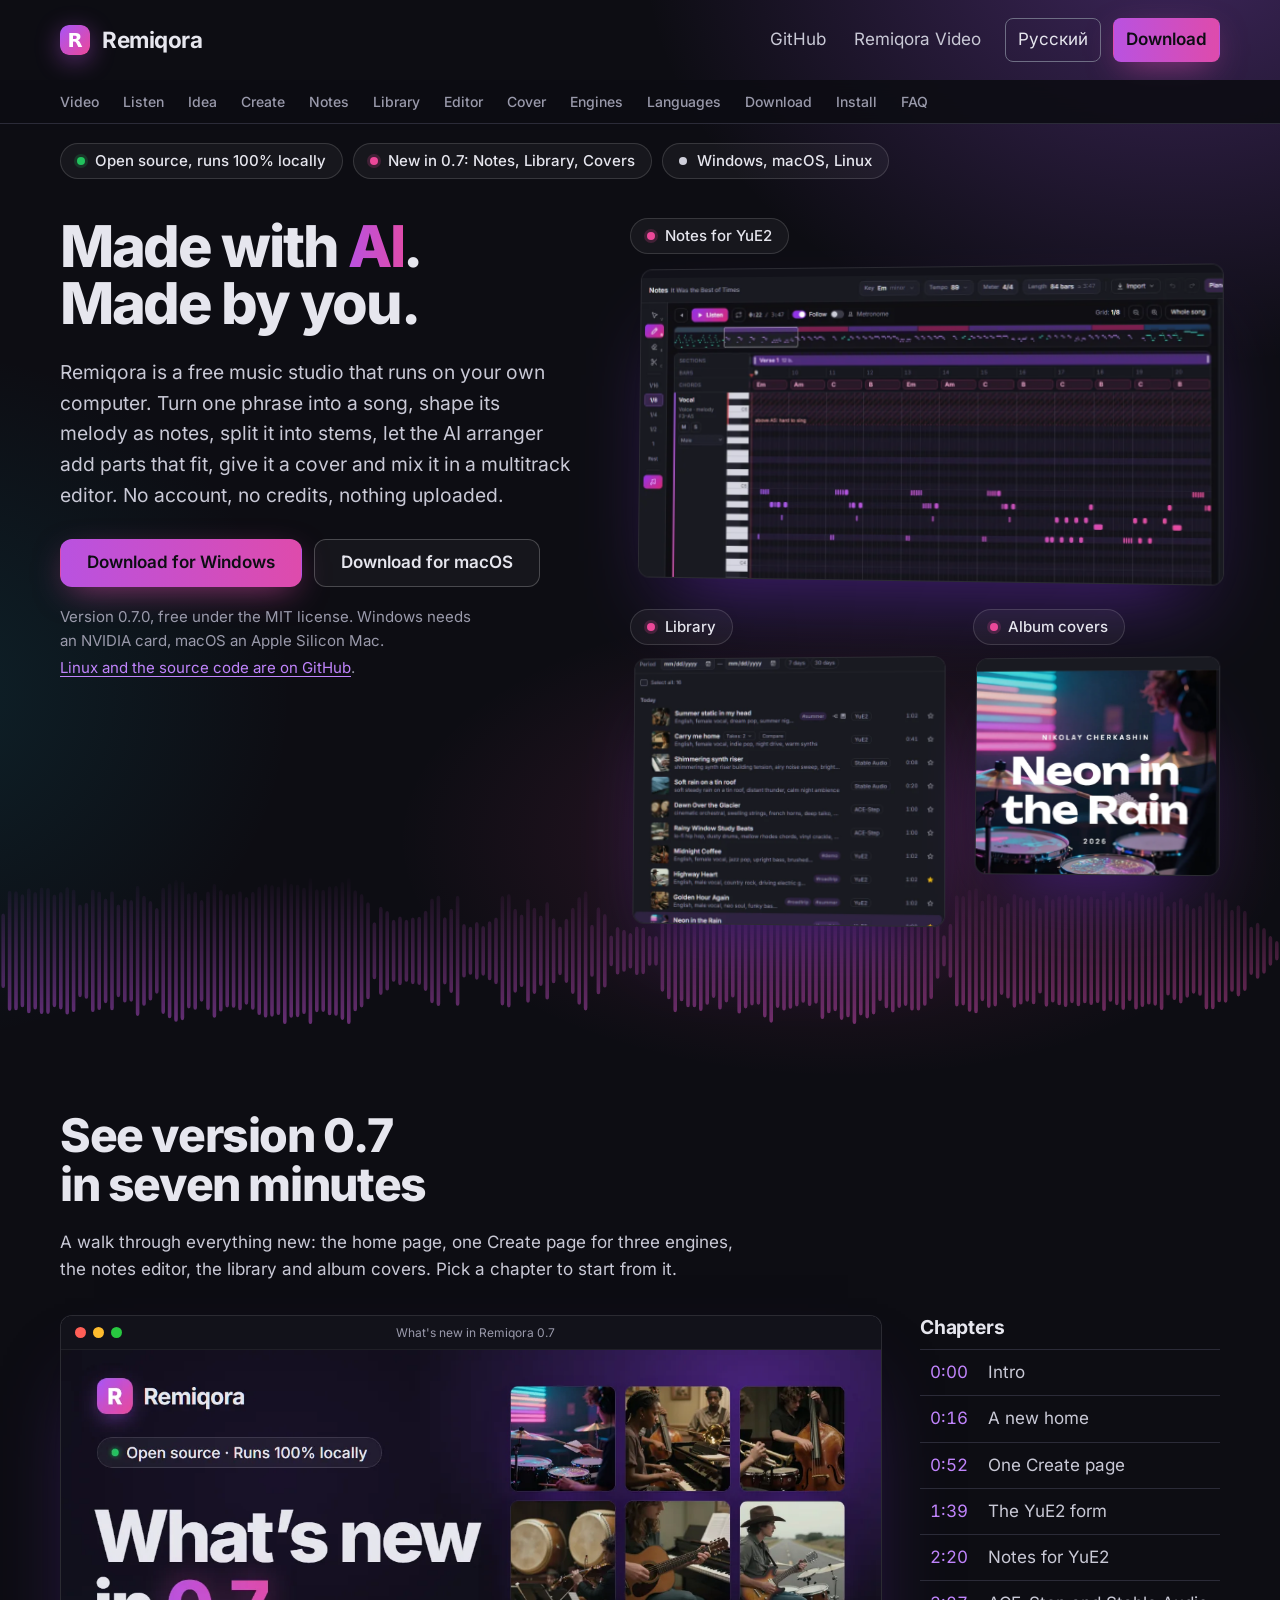
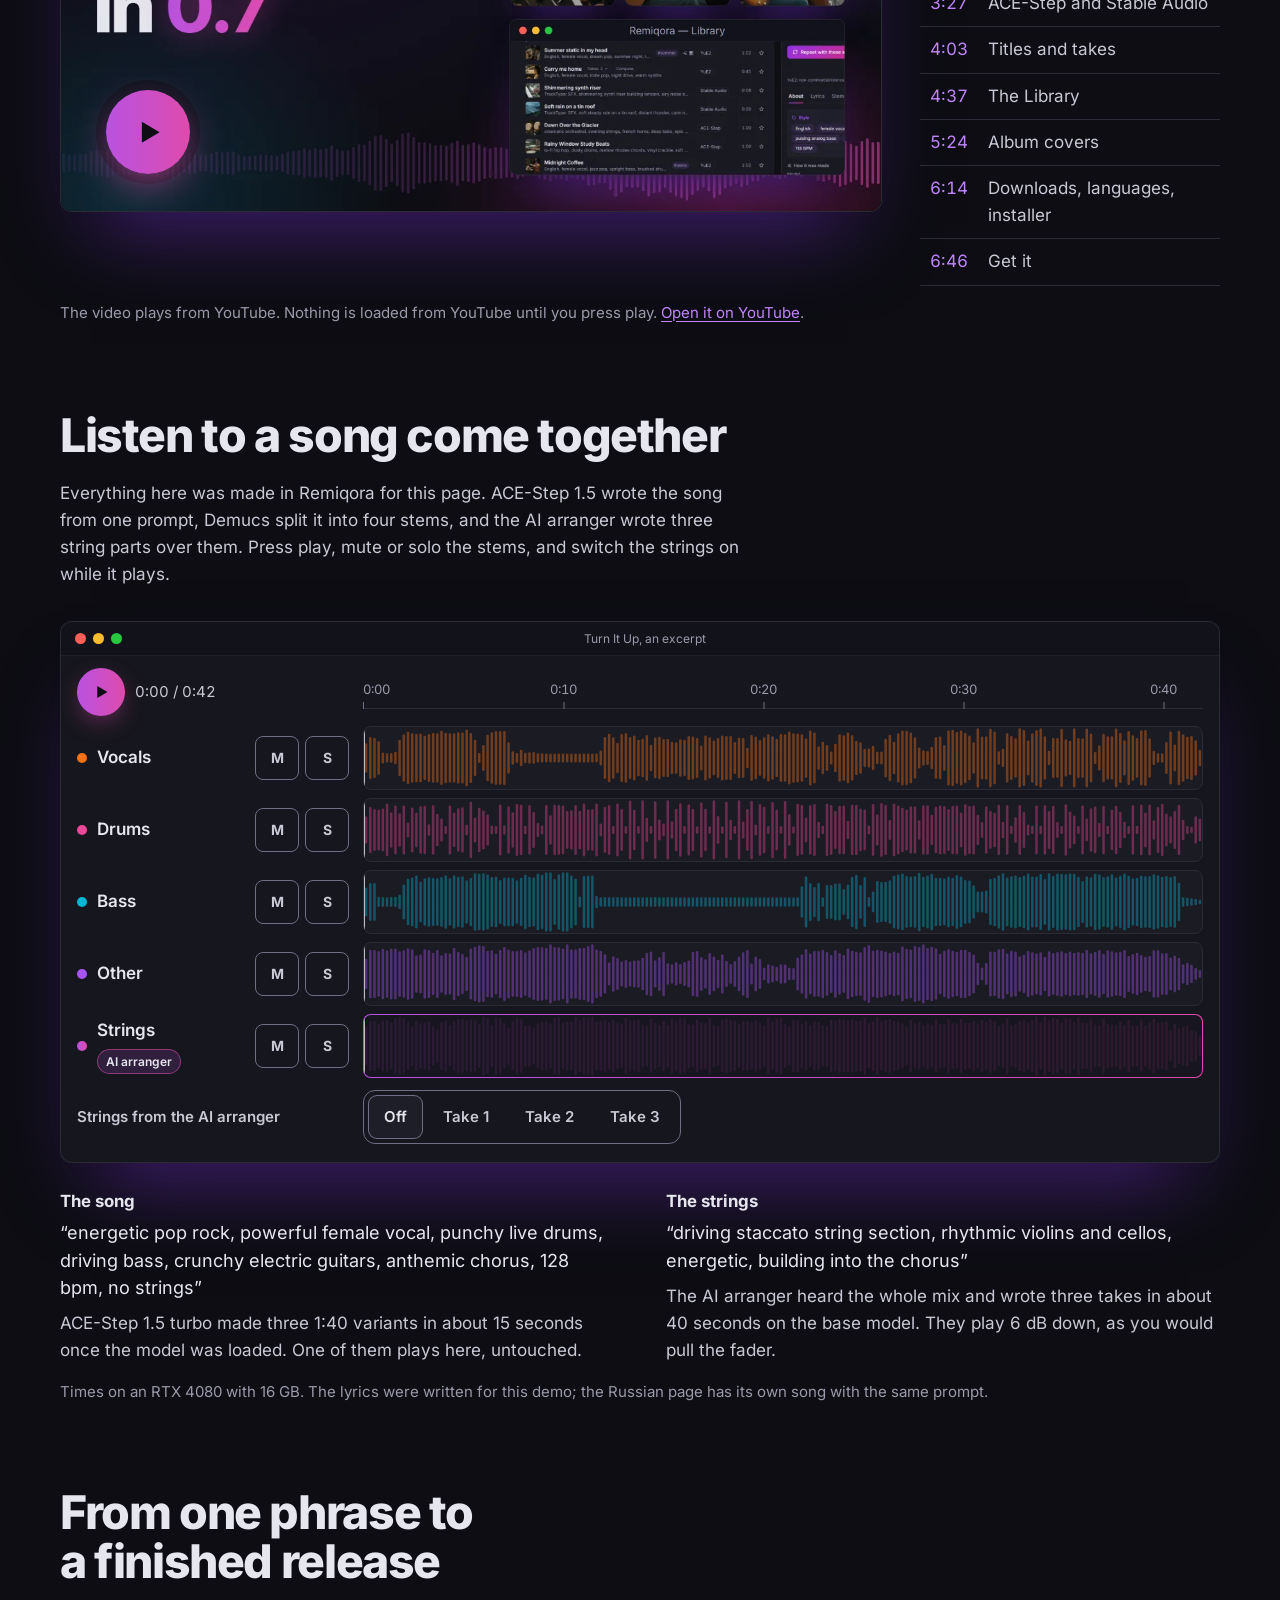
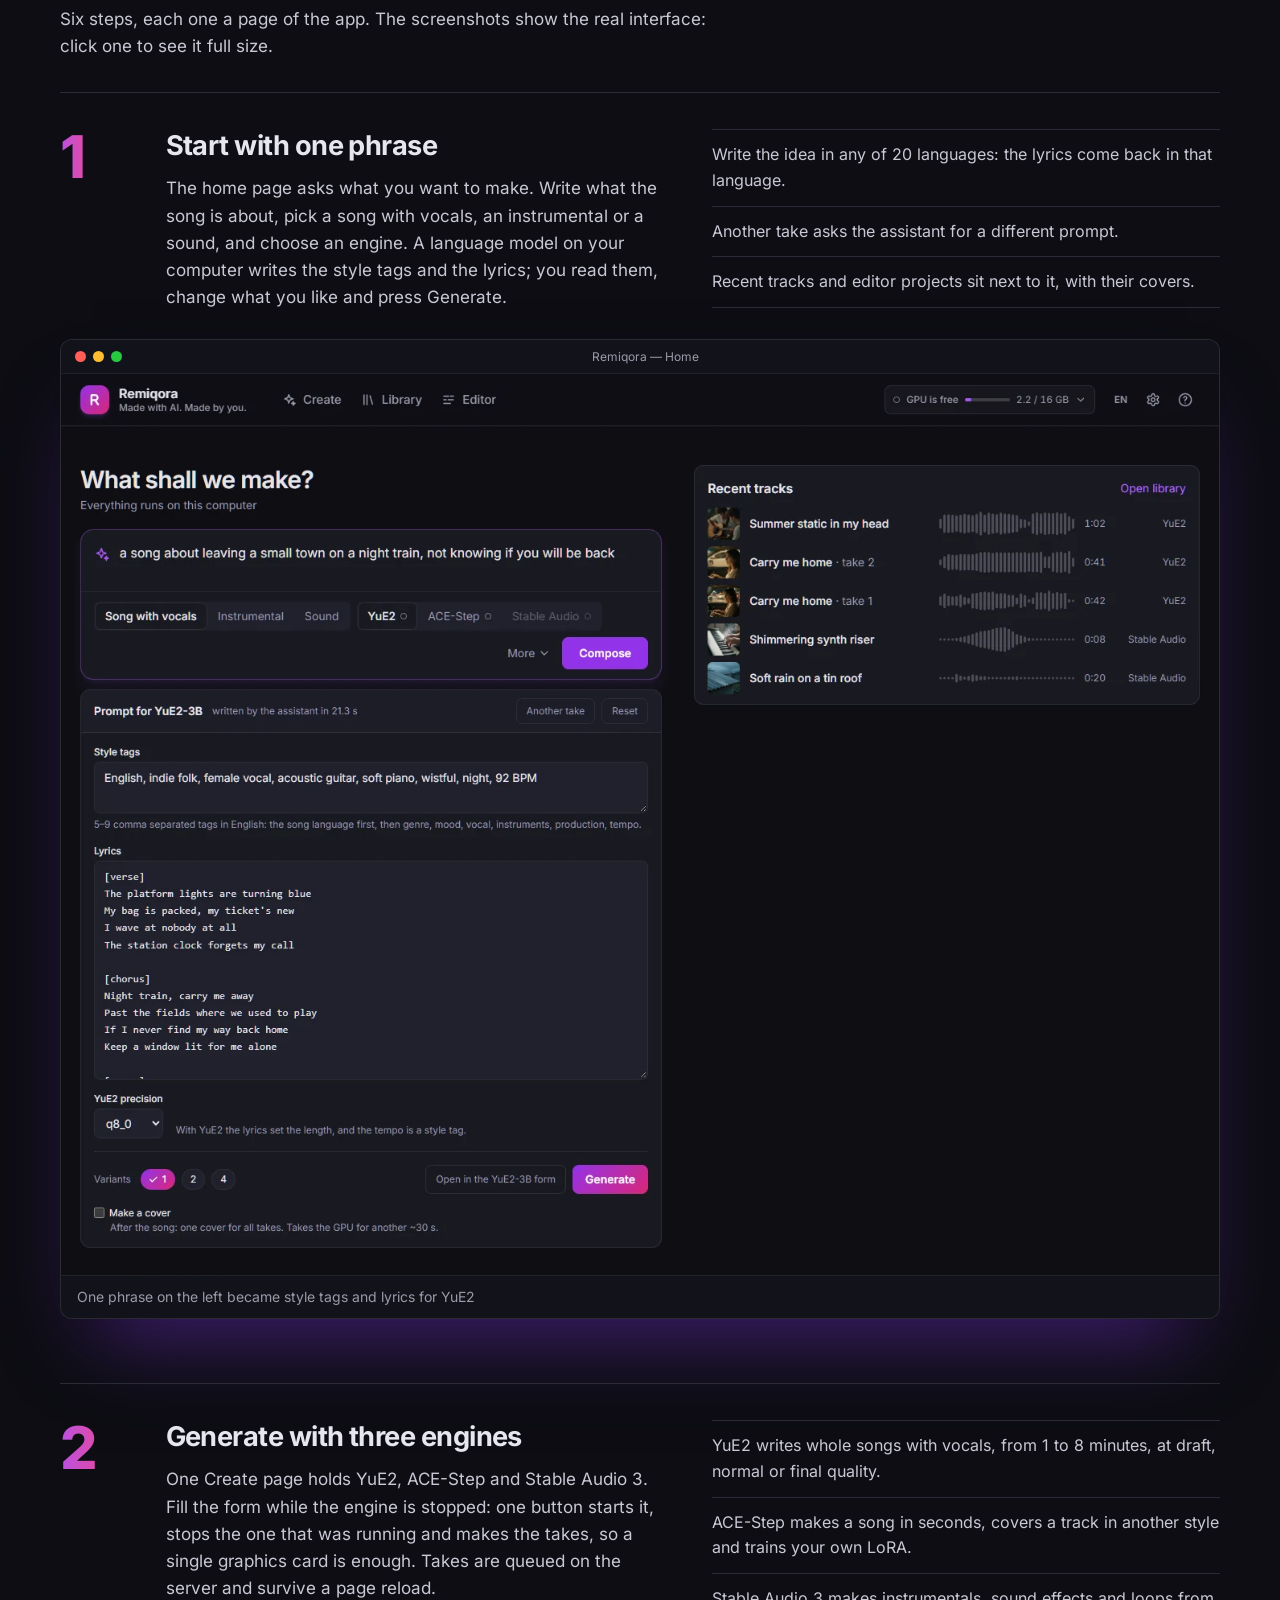
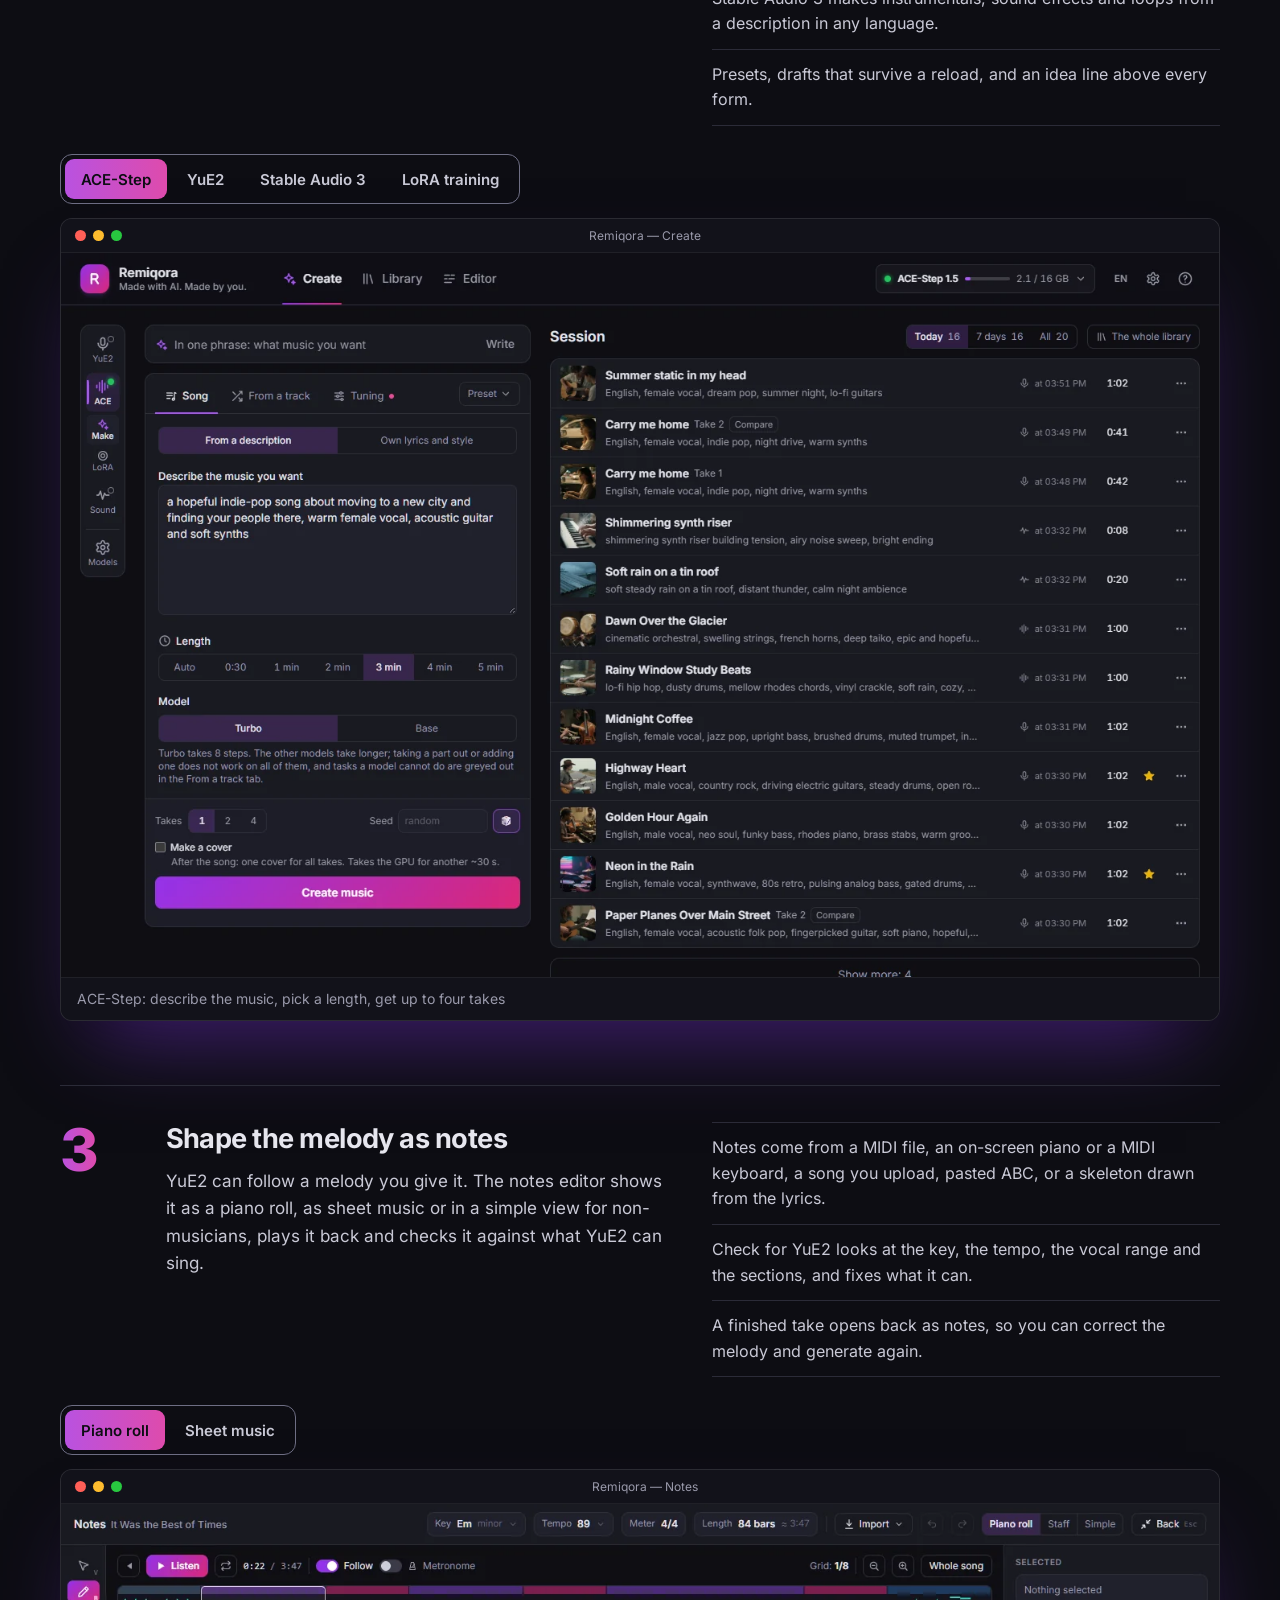
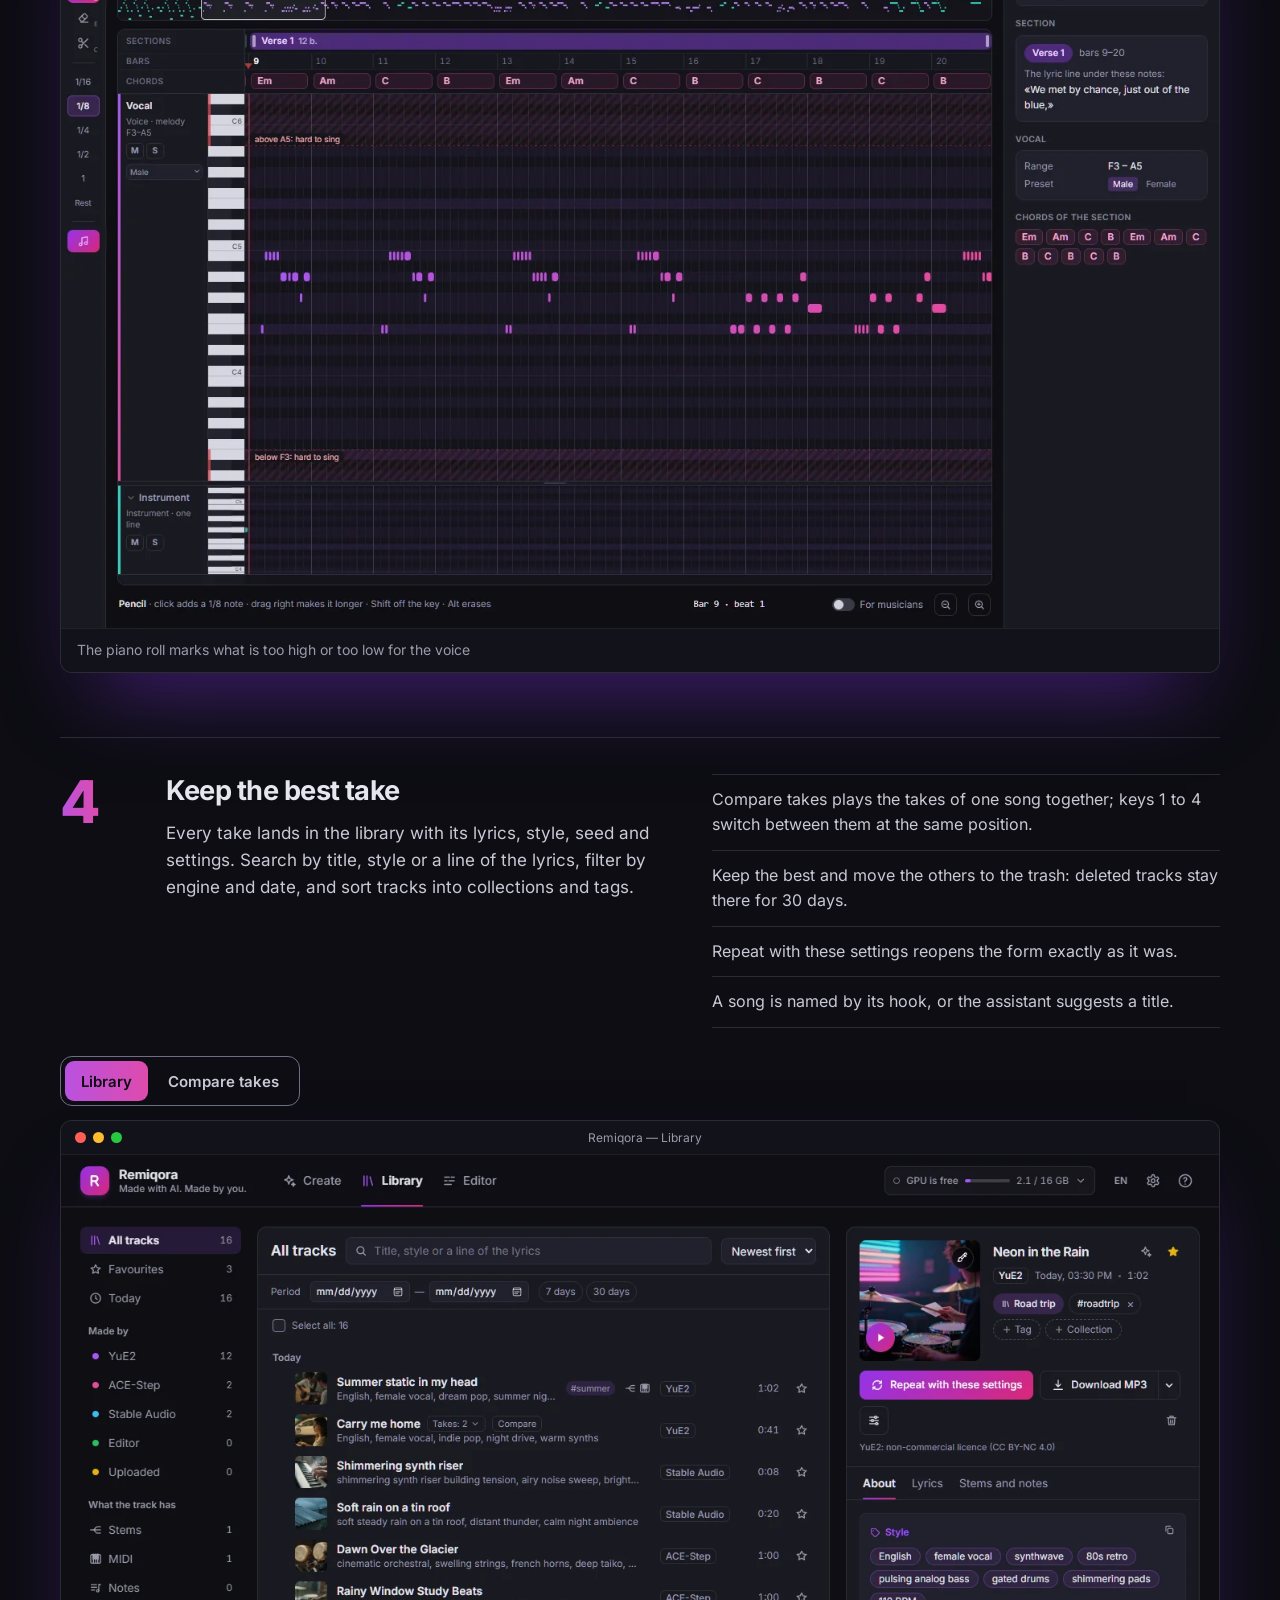
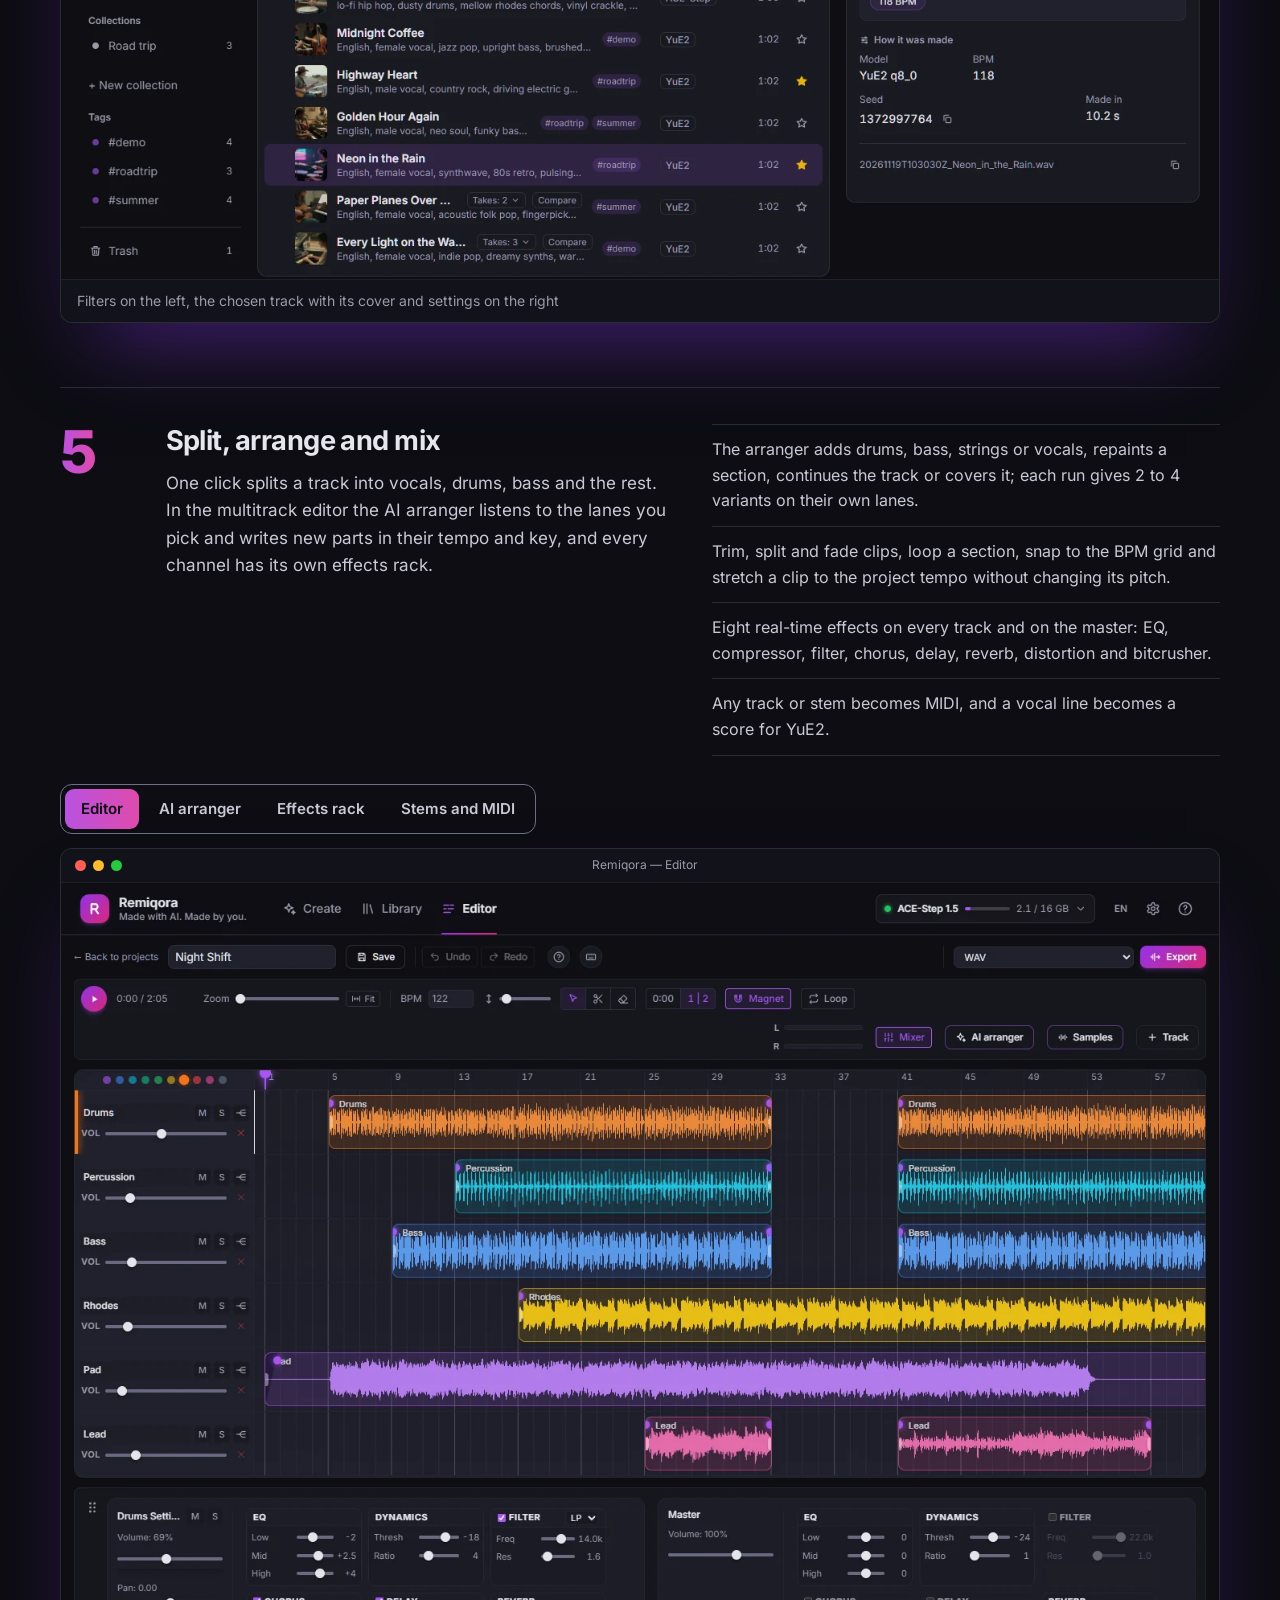
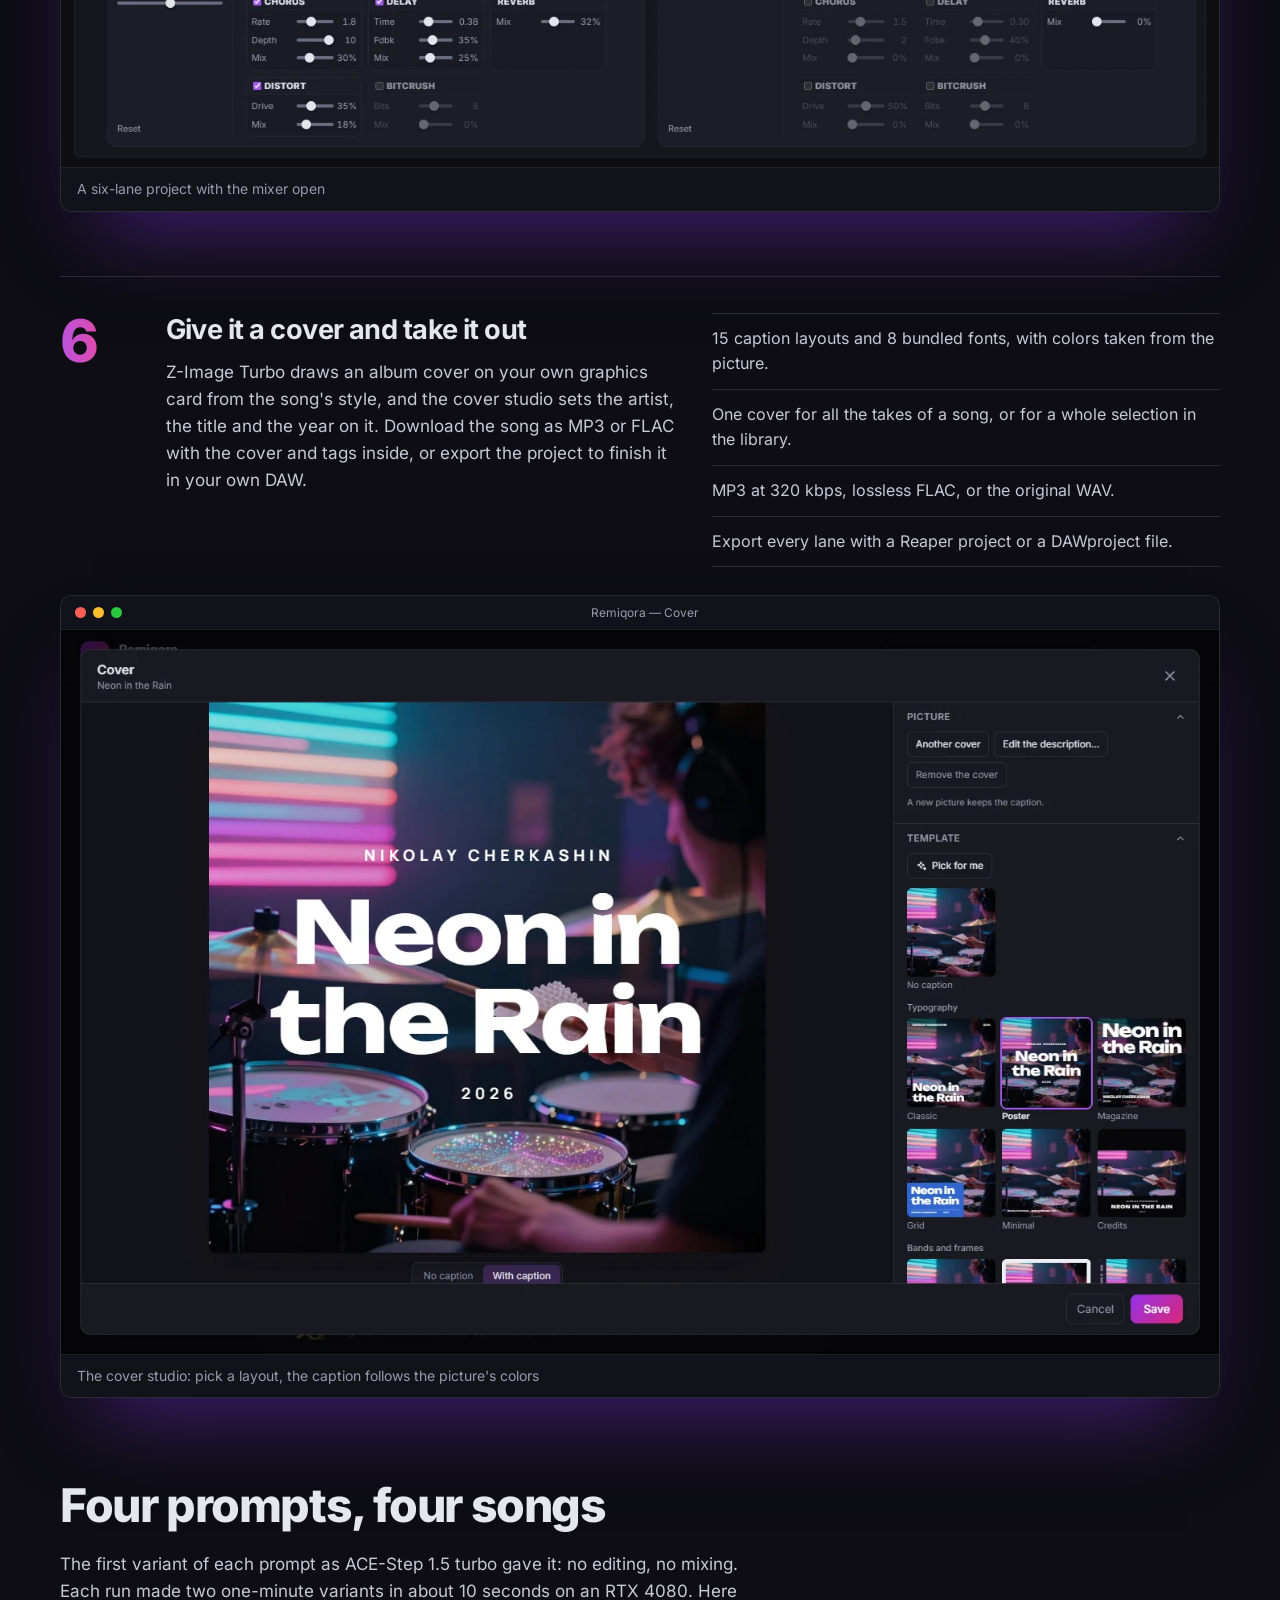
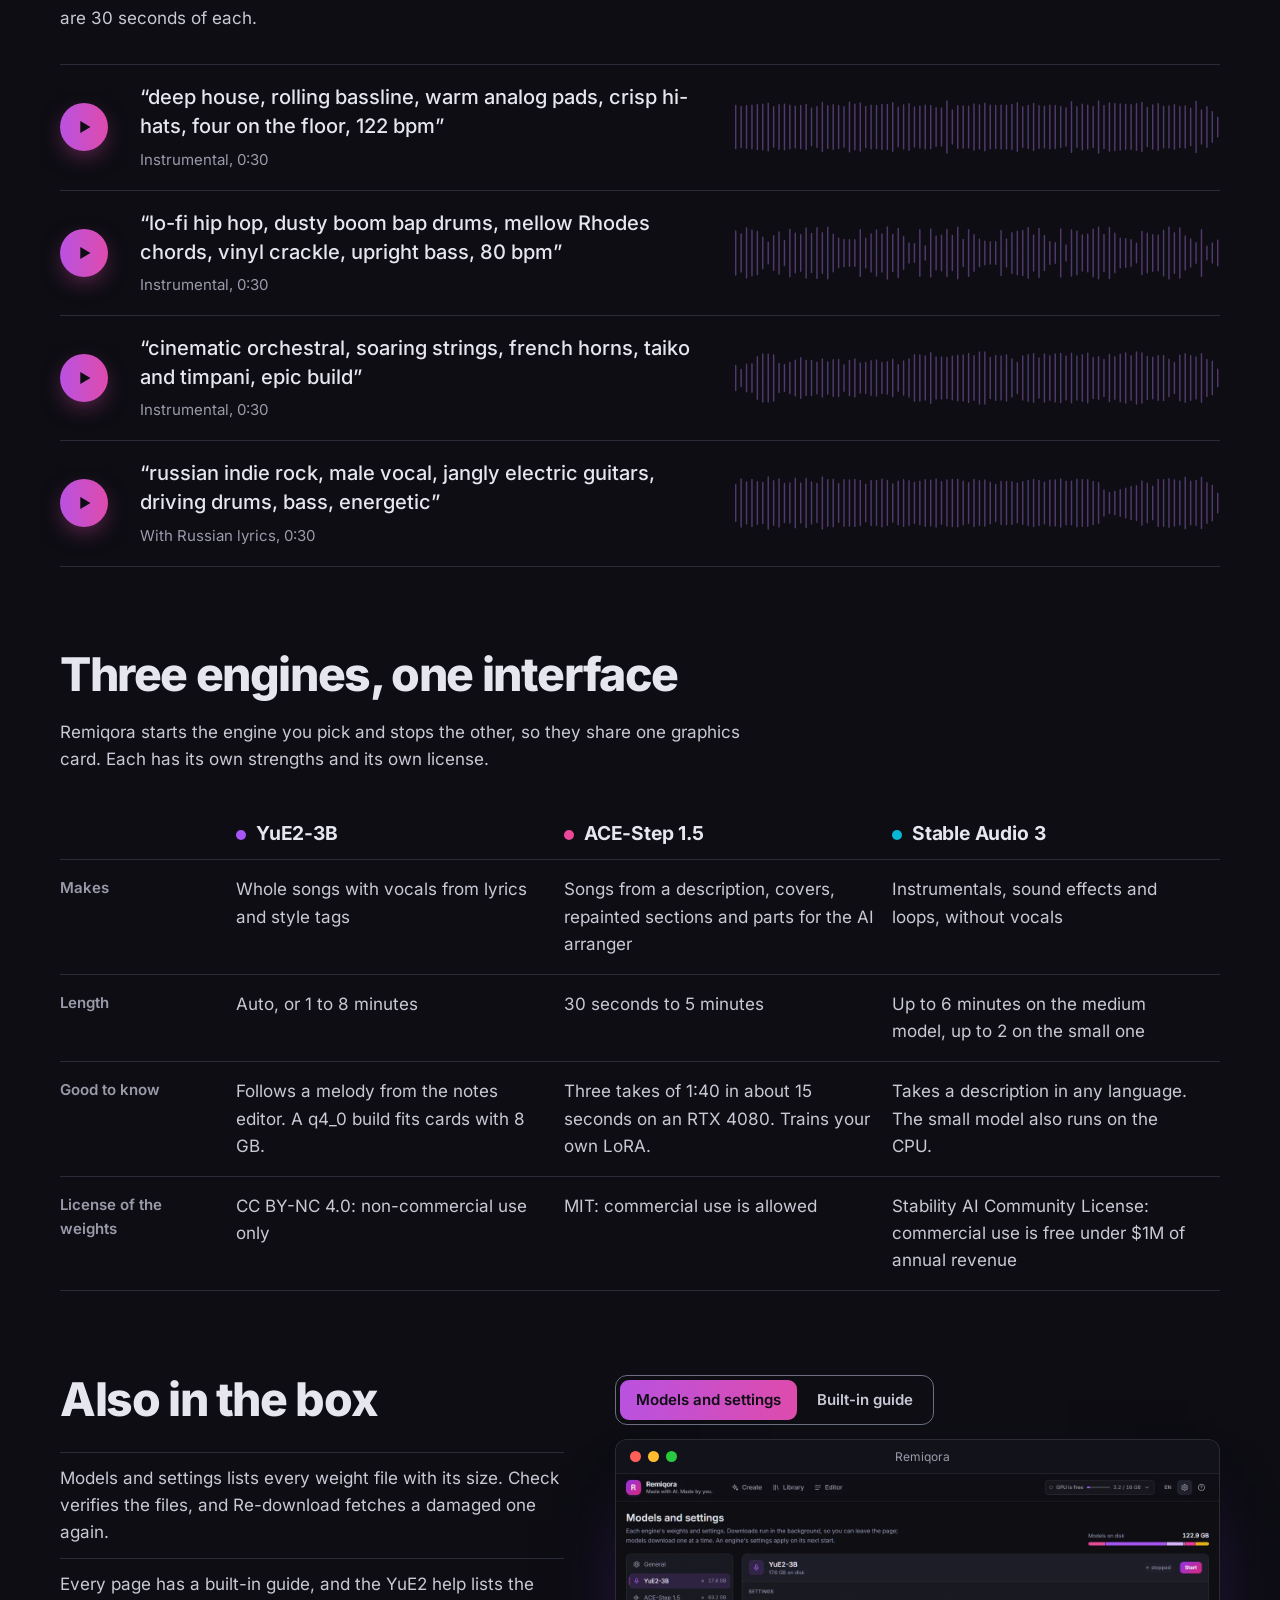
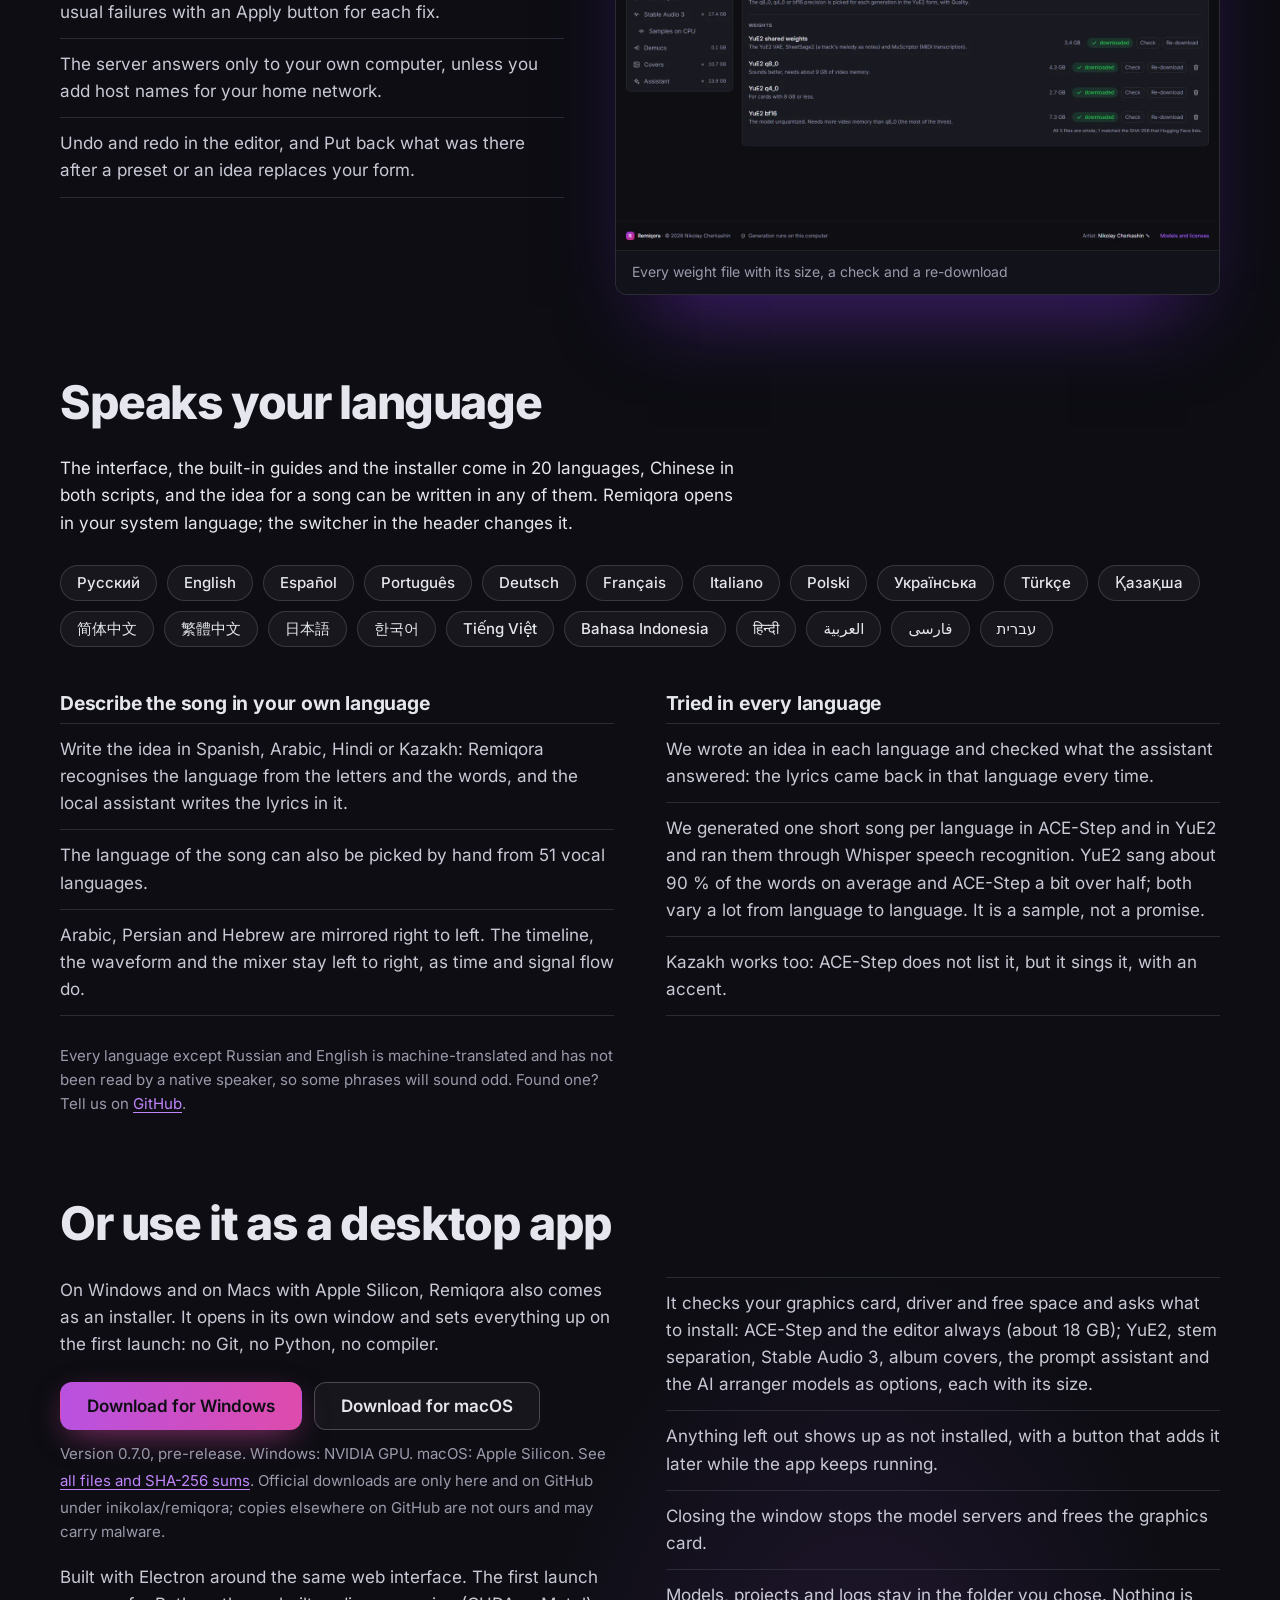
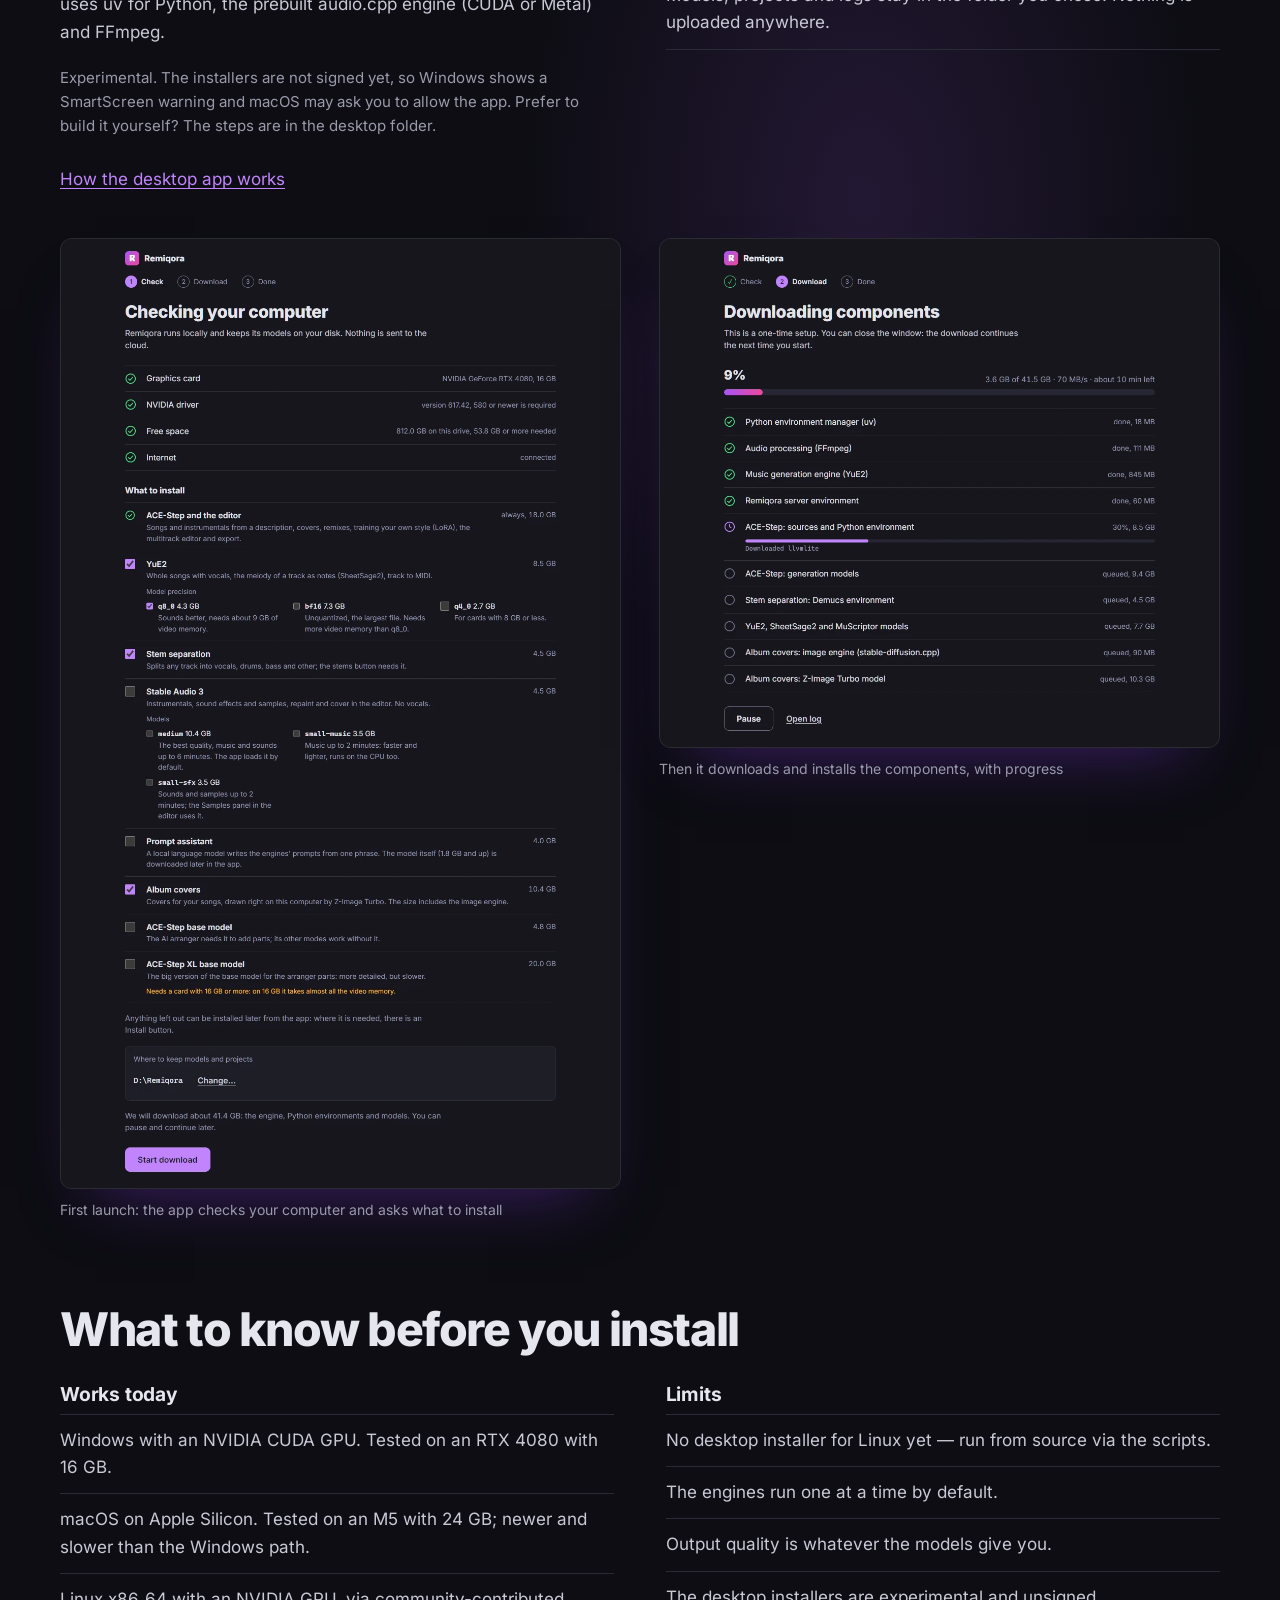
<file: index.html>
<!doctype html>
<html lang="en">
<head>
<meta charset="utf-8">
<meta name="viewport" content="width=device-width, initial-scale=1">
<title>Remiqora: local AI music generator with stems and a DAW</title>
<meta name="description" content="Free AI music studio on your own GPU: songs from one phrase, a notes editor, stems, an AI arranger, album covers and a multitrack editor.">
<meta name="color-scheme" content="dark">
<meta name="theme-color" content="#0d0d13">
<meta name="author" content="Nikolay Cherkashin">
<meta name="robots" content="index,follow,max-image-preview:large">
<link rel="canonical" href="https://remiqora.com/">
<link rel="alternate" hreflang="en" href="https://remiqora.com/">
<link rel="alternate" hreflang="ru" href="https://remiqora.com/ru/">
<link rel="alternate" hreflang="x-default" href="https://remiqora.com/">
<meta property="og:type" content="website">
<meta property="og:site_name" content="Remiqora">
<meta property="og:title" content="Remiqora: local AI music generator with stems and a DAW">
<meta property="og:description" content="Free AI music studio on your own GPU: songs from one phrase, a notes editor, stems, an AI arranger, album covers and a multitrack editor.">
<meta property="og:image" content="https://remiqora.com/social-preview.png">
<meta property="og:image:type" content="image/png">
<meta property="og:image:width" content="1280">
<meta property="og:image:height" content="640">
<meta property="og:image:alt" content="Remiqora: the headline Made with AI. Made by you. next to the multitrack editor with the AI arranger, the effects rack and the stem panel.">
<meta property="og:url" content="https://remiqora.com/">
<meta property="og:locale" content="en_US">
<meta property="og:locale:alternate" content="ru_RU">
<meta name="twitter:card" content="summary_large_image">
<meta name="twitter:title" content="Remiqora: local AI music generator with stems and a DAW">
<meta name="twitter:description" content="Free AI music studio on your own GPU: songs from one phrase, a notes editor, stems, an AI arranger, album covers and a multitrack editor.">
<meta name="twitter:image" content="https://remiqora.com/social-preview.png">
<meta name="twitter:image:alt" content="Remiqora: the headline Made with AI. Made by you. next to the multitrack editor with the AI arranger, the effects rack and the stem panel.">
<link rel="icon" href="assets/favicon.svg" type="image/svg+xml">
<link rel="preload" href="screenshots/en/17-notes.webp" as="image" type="image/webp" fetchpriority="high">
<script type="application/ld+json">{"@context":"https://schema.org","@graph":[{"@type":"WebSite","@id":"https://remiqora.com/#website","url":"https://remiqora.com/","name":"Remiqora","inLanguage":["en","ru"],"publisher":{"@id":"https://remiqora.com/#author"}},{"@type":"WebPage","@id":"https://remiqora.com/#webpage","url":"https://remiqora.com/","name":"Remiqora: local AI music generator with stems and a DAW","description":"Free AI music studio on your own GPU: songs from one phrase, a notes editor, stems, an AI arranger, album covers and a multitrack editor.","inLanguage":"en","isPartOf":{"@id":"https://remiqora.com/#website"},"about":{"@id":"https://remiqora.com/#app"},"author":{"@id":"https://remiqora.com/#author"},"primaryImageOfPage":{"@type":"ImageObject","url":"https://remiqora.com/social-preview.png","width":1280,"height":640}},{"@type":"SoftwareApplication","@id":"https://remiqora.com/#app","name":"Remiqora","url":"https://remiqora.com/","description":"Free AI music studio on your own GPU: songs from one phrase, a notes editor, stems, an AI arranger, album covers and a multitrack editor.","inLanguage":"en","applicationCategory":"MultimediaApplication","applicationSubCategory":"Music production","operatingSystem":"Windows, macOS, Linux","softwareRequirements":"Windows or Linux with an NVIDIA CUDA GPU, or macOS on Apple Silicon","featureList":["Text-to-music generation with YuE2-3B, ACE-Step 1.5 and Stable Audio 3","From an idea: a local language model writes the prompt from one phrase","A notes editor for YuE2's melody: piano roll, sheet music, MIDI import","A library with search, filters, collections, tags and a trash","Album covers drawn locally by Z-Image Turbo, with a caption studio","Stem separation with Demucs","Melody extraction and audio-to-MIDI transcription","Multitrack editor in the browser with an effects rack on every channel","AI arranger that adds drums, bass, strings and other parts to a track","LoRA training for ACE-Step","Downloads as MP3 or FLAC with the cover and tags, or stems with a Reaper project or DAWproject"],"softwareVersion":"0.7.0","downloadUrl":"https://github.com/inikolax/remiqora/releases/tag/v0.7.0","memoryRequirements":"NVIDIA GPU with 8 GB of video memory or more (16 GB tested), or Apple Silicon (24 GB tested)","storageRequirements":"18 GB to 80 GB, depending on the models chosen at install","video":{"@id":"https://remiqora.com/#demo"},"image":"https://remiqora.com/social-preview.png","screenshot":["https://remiqora.com/screenshots/en/17-notes.png","https://remiqora.com/screenshots/en/19-library.png","https://remiqora.com/screenshots/en/20-cover-studio.png","https://remiqora.com/screenshots/en/14-ai-arranger.png","https://remiqora.com/screenshots/en/08-editor-with-clip.png","https://remiqora.com/screenshots/en/02-ace-step.png"],"isAccessibleForFree":true,"offers":{"@type":"Offer","price":"0","priceCurrency":"USD"},"license":"https://github.com/inikolax/remiqora/blob/master/LICENSE","author":{"@id":"https://remiqora.com/#author"},"sameAs":["https://github.com/inikolax/remiqora"]},{"@type":"VideoObject","@id":"https://remiqora.com/#demo","name":"What's new in Remiqora 0.7","inLanguage":"en","description":"A walk through everything new: the home page, one Create page for three engines, the notes editor, the library and album covers. Pick a chapter to start from it.","thumbnailUrl":"https://remiqora.com/media/whats-new-0.7-en.webp","uploadDate":"2026-11-23T05:30:00+00:00","duration":"PT7M","contentUrl":"https://youtu.be/MFBPrvuLIng","embedUrl":"https://www.youtube-nocookie.com/embed/MFBPrvuLIng"},{"@type":"FAQPage","@id":"https://remiqora.com/#faq","inLanguage":"en","isPartOf":{"@id":"https://remiqora.com/#webpage"},"mainEntity":[{"@type":"Question","name":"Is Remiqora free?","acceptedAnswer":{"@type":"Answer","text":"Yes. It is open source under the MIT license, with no account, no subscription and no limit on how many tracks you generate. It runs on your own hardware, so the only cost is your electricity."}},{"@type":"Question","name":"Does it work offline?","acceptedAnswer":{"@type":"Answer","text":"After the one-time download of the models, yes: generation, stem separation, the AI arranger and the editor all run on your computer without an internet connection. Remiqora has no telemetry of its own, and your prompts and tracks never leave your machine."}},{"@type":"Question","name":"What hardware do I need?","acceptedAnswer":{"@type":"Answer","text":"Windows or Linux with an NVIDIA GPU, or a Mac with Apple Silicon. It is tested on an RTX 4080 with 16 GB and on an M5 Mac with 24 GB. YuE2 has a q4_0 build for cards with 8 GB, its q8_0 build wants about 9 GB, and the optional XL base model needs 16 GB. Plan for 18 GB of disk for ACE-Step alone and up to about 80 GB for everything, Stable Audio 3 and the prompt assistant included."}},{"@type":"Question","name":"Can I use the music commercially?","acceptedAnswer":{"@type":"Answer","text":"It depends on the model that made the track. ACE-Step 1.5 is MIT-licensed, and its authors say the music can be used commercially. The YuE2-3B weights are CC BY-NC 4.0, so tracks made with YuE2 are for non-commercial use only. Stable Audio 3 weights are under the Stability AI Community License: commercial use, of the generated audio too, is free for individuals and companies with under $1M in annual revenue after a free registration with Stability AI; above that you need a license from Stability AI. Check the model's current license before you publish, and note that the ACE-Step authors warn about unintentional copyright infringement."}},{"@type":"Question","name":"How is it different from Suno or Udio?","acceptedAnswer":{"@type":"Answer","text":"Suno and Udio are cloud services with their own models. Remiqora runs open models on your computer: no credits, no queue, and nothing is uploaded. Instead of one finished file you get stems, a multitrack editor and an AI arranger, so you can build a song part by part and finish it in your own DAW. The cloud services can still sound more polished in some genres."}},{"@type":"Question","name":"Does it run on Mac and Linux?","acceptedAnswer":{"@type":"Answer","text":"Macs with Apple Silicon get a desktop installer; Intel Macs are not supported. Linux with an NVIDIA GPU runs from source with the setup scripts; there is no Linux installer yet."}}]},{"@type":"Person","@id":"https://remiqora.com/#author","name":"Nikolay Cherkashin","url":"https://github.com/inikolax","sameAs":["https://github.com/inikolax"],"jobTitle":"Developer of Remiqora"}]}</script>
<link rel="preload" href="assets/fonts/inter-latin.woff2" as="font" type="font/woff2" crossorigin>

<link rel="stylesheet" href="assets/site.css">
</head>
<body>
<a class="skip" href="#main">Skip to content</a>
<header class="top wrap">
  <a class="brand" href="./" aria-label="Remiqora"><img src="assets/favicon.svg" width="30" height="30" alt=""><span>Remiqora</span></a>
  <nav aria-label="Site"><a href="https://github.com/inikolax/remiqora">GitHub</a><a class="product" href="video/">Remiqora Video</a><a class="lang" href="ru/" hreflang="ru" lang="ru">Русский</a><a class="btn btn--primary btn--sm" href="#desktop">Download</a></nav>
</header>
<nav class="map" id="map" aria-label="Sections of this page"><div class="wrap"><ol role="list"><li style="--c:var(--vocals)"><a href="#watch">Video</a></li><li style="--c:var(--drums)"><a href="#listen">Listen</a></li><li style="--c:var(--bass)"><a href="#tour">Idea</a></li><li style="--c:var(--other)"><a href="#create">Create</a></li><li style="--c:var(--keys)"><a href="#notes">Notes</a></li><li style="--c:var(--vocals)"><a href="#library">Library</a></li><li style="--c:var(--drums)"><a href="#editor">Editor</a></li><li style="--c:var(--bass)"><a href="#release">Cover</a></li><li style="--c:var(--other)"><a href="#engines">Engines</a></li><li style="--c:var(--keys)"><a href="#languages">Languages</a></li><li style="--c:var(--vocals)"><a href="#desktop">Download</a></li><li style="--c:var(--drums)"><a href="#install">Install</a></li><li style="--c:var(--bass)"><a href="#faq">FAQ</a></li></ol></div></nav>
<main id="main">
  <section class="hero">
    <div class="wrap">
      <ul class="pills" role="list"><li class="pill"><span class="dot dot--ok" aria-hidden="true"></span>Open source, runs 100% locally</li><li class="pill"><span class="dot dot--pink" aria-hidden="true"></span>New in 0.7: Notes, Library, Covers</li><li class="pill"><span class="dot" aria-hidden="true"></span>Windows, macOS, Linux</li></ul>
      <div class="hero__grid">
      <div class="hero__copy">
        <h1><span class="visually-hidden">Remiqora. </span>Made with <span class="grad">AI</span>.<br>Made by you.</h1>
        <p class="lead">Remiqora is a free music studio that runs on your own computer. Turn one phrase into a song, shape its melody as notes, split it into stems, let the AI arranger add parts that fit, give it a cover and mix it in a multitrack editor. No account, no credits, nothing uploaded.</p>
        <p class="actions"><a class="btn btn--primary" href="https://github.com/inikolax/remiqora/releases/download/v0.7.0/Remiqora-Setup-0.7.0.exe">Download for Windows</a><a class="btn" href="https://github.com/inikolax/remiqora/releases/download/v0.7.0/Remiqora-0.7.0-arm64.dmg">Download for macOS</a></p>
        <p class="hero__ver">Version 0.7.0, free under the MIT license. Windows needs an NVIDIA card, macOS an Apple Silicon Mac. <a href="https://github.com/inikolax/remiqora">Linux and the source code are on GitHub</a>.</p>
      </div>
      <div class="hero__art"><figure class="card card--daw"><figcaption class="pill"><span class="dot dot--pink" aria-hidden="true"></span>Notes for YuE2</figcaption><div class="win"><div class="win__bar" aria-hidden="true"><i></i><i></i><i></i><span>Remiqora — Notes</span></div><div class="win__body crop" style="aspect-ratio:1180/560"><img src="screenshots/en/17-notes.webp" width="1440" height="900" alt="The notes editor: a vocal melody in the piano roll with chords above it and the lyric line of the section on the right" fetchpriority="high" style="width:122.0339%;left:0.0000%;top:-9.2857%"></div></div></figure><figure class="card card--rack"><figcaption class="pill"><span class="dot dot--pink" aria-hidden="true"></span>Library</figcaption><div class="win"><div class="win__bar" aria-hidden="true"><i></i><i></i><i></i><span>Remiqora — Library</span></div><div class="win__body crop" style="aspect-ratio:700/520"><img src="screenshots/en/19-library.webp" width="1440" height="900" alt="The library: a list of tracks with covers, tags and the engine that made each one" style="width:205.7143%;left:-35.7143%;top:-45.3846%"></div></div></figure><figure class="card card--stems"><figcaption class="pill"><span class="dot dot--pink" aria-hidden="true"></span>Album covers</figcaption><div class="win"><div class="win__bar" aria-hidden="true"><i></i><i></i><i></i><span>Remiqora — Cover</span></div><div class="win__body crop" style="aspect-ratio:700/520"><img src="screenshots/en/20-cover-studio.webp" width="1440" height="900" alt="The cover studio: a picture of a drummer in neon light with the artist name, the title Neon in the Rain and the year set on it" style="width:205.7143%;left:-26.4286%;top:-28.8462%"></div></div></figure></div>
      </div>
    </div>
    <svg class="hero__bars" viewBox="0 0 1200 100" preserveAspectRatio="none" aria-hidden="true" focusable="false"><defs><linearGradient id="bars" x1="0" x2="1"><stop offset="0" stop-color="#b952e0"/><stop offset="1" stop-color="#de4bac"/></linearGradient></defs><path d="M3.0 27.4V72.6M9.0 12.6V87.4M15.0 13.0V87.0M21.0 14.9V85.1M27.0 11.0V89.0M33.0 13.4V86.6M39.0 10.5V89.5M45.0 10.6V89.4M51.0 15.0V85.0M57.0 13.5V86.5M63.0 10.2V89.8M69.0 11.8V88.2M75.0 21.5V78.5M81.0 20.4V79.6M87.0 11.8V88.2M93.0 13.1V86.9M99.0 17.6V82.4M105.0 13.0V87.0M111.0 21.5V78.5M117.0 18.0V82.0M123.0 18.6V81.4M129.0 9.3V90.7M135.0 15.9V84.1M141.0 19.3V80.7M147.0 23.8V76.2M153.0 10.6V89.4M159.0 7.8V92.2M165.0 5.5V94.5M171.0 6.5V93.5M177.0 14.2V85.8M183.0 13.3V86.7M189.0 18.6V81.4M195.0 13.1V86.9M201.0 8.1V91.9M207.0 12.1V87.9M213.0 14.8V85.2M219.0 14.6V85.4M225.0 13.0V87.0M231.0 16.6V83.4M237.0 13.3V86.7M243.0 9.9V90.1M249.0 8.2V91.8M255.0 8.8V91.2M261.0 9.9V90.1M267.0 4.0V96.0M273.0 8.1V91.9M279.0 8.5V91.5M285.0 10.5V89.5M291.0 4.0V96.0M297.0 11.7V88.3M303.0 11.9V88.1M309.0 9.7V90.3M315.0 9.4V90.6M321.0 6.7V93.3M327.0 4.0V96.0M333.0 12.3V87.7M339.0 14.8V85.2M345.0 20.1V79.9M351.0 33.1V66.9M357.0 23.0V77.0M363.0 25.8V74.2M369.0 31.5V68.5M375.0 29.3V70.7M381.0 31.5V68.5M387.0 30.0V70.0M393.0 29.5V70.5M399.0 25.6V74.4M405.0 17.6V82.4M411.0 15.7V84.3M417.0 29.8V70.2M423.0 24.3V75.7M429.0 15.9V84.1M435.0 34.3V65.7M441.0 36.1V63.9M447.0 32.9V67.1M453.0 35.5V64.5M459.0 32.5V67.5M465.0 30.0V70.0M471.0 16.1V83.9M477.0 14.8V85.2M483.0 24.4V75.6M489.0 28.1V71.9M495.0 17.9V82.1M501.0 23.6V76.4M507.0 28.8V71.2M513.0 20.0V80.0M519.0 30.5V69.5M525.0 35.8V64.2M531.0 30.8V69.2M537.0 23.6V76.4M543.0 16.6V83.4M549.0 12.9V87.1M555.0 34.8V65.2M561.0 23.4V76.6M567.0 27.8V72.2M573.0 41.7V58.3M579.0 36.2V63.8M585.0 38.0V62.0M591.0 40.1V59.9M597.0 35.9V64.1M603.0 36.5V63.5M609.0 41.9V58.1M615.0 42.0V58.0M621.0 25.1V74.9M627.0 20.1V79.9M633.0 11.7V88.3M639.0 18.8V81.2M645.0 14.9V85.1M651.0 14.9V85.1M657.0 12.5V87.5M663.0 16.5V83.5M669.0 21.0V79.0M675.0 13.4V86.6M681.0 18.1V81.9M687.0 21.3V78.7M693.0 10.8V89.2M699.0 14.2V85.8M705.0 16.1V83.9M711.0 16.6V83.4M717.0 8.3V91.7M723.0 4.9V95.1M729.0 14.5V85.5M735.0 12.8V87.2M741.0 13.9V86.1M747.0 15.5V84.5M753.0 17.8V82.2M759.0 15.7V84.3M765.0 17.3V82.7M771.0 7.3V92.7M777.0 11.0V89.0M783.0 12.4V87.6M789.0 6.7V93.3M795.0 8.4V91.6M801.0 4.0V96.0M807.0 9.6V90.4M813.0 7.7V92.3M819.0 10.3V89.7M825.0 19.0V81.0M831.0 14.3V85.7M837.0 11.6V88.4M843.0 14.5V85.5M849.0 15.8V84.2M855.0 12.8V87.2M861.0 12.8V87.2M867.0 15.9V84.1M873.0 20.3V79.7M879.0 33.5V66.5M885.0 41.5V58.5M891.0 34.1V65.9M897.0 15.5V84.5M903.0 16.1V83.9M909.0 12.0V88.0M915.0 11.0V89.0M921.0 18.9V81.1M927.0 14.5V85.5M933.0 15.5V84.5M939.0 23.0V77.0M945.0 20.6V79.4M951.0 14.7V85.3M957.0 16.7V83.3M963.0 18.6V81.4M969.0 16.9V83.1M975.0 23.9V76.1M981.0 15.3V84.7M987.0 18.0V82.0M993.0 16.2V83.8M999.0 15.1V84.9M1005.0 17.6V82.4M1011.0 15.6V84.4M1017.0 17.5V82.5M1023.0 16.4V83.6M1029.0 17.7V82.3M1035.0 12.5V87.5M1041.0 18.5V81.5M1047.0 16.3V83.7M1053.0 13.2V86.8M1059.0 19.0V81.0M1065.0 13.4V86.6M1071.0 15.1V84.9M1077.0 16.7V83.3M1083.0 16.0V84.0M1089.0 13.1V86.9M1095.0 22.6V77.4M1101.0 19.6V80.4M1107.0 17.4V82.6M1113.0 21.2V78.8M1119.0 23.8V76.2M1125.0 22.4V77.6M1131.0 13.5V86.5M1137.0 13.6V86.4M1143.0 18.2V81.8M1149.0 17.9V82.1M1155.0 25.0V75.0M1161.0 22.0V78.0M1167.0 25.6V74.4M1173.0 36.0V64.0M1179.0 33.5V66.5M1185.0 36.8V63.2M1191.0 42.0V58.0M1197.0 45.4V54.6"/></svg>
  </section>

  <section id="watch" class="wrap section watch" aria-labelledby="watch-h">
    <h2 id="watch-h">See version 0.7 in seven minutes</h2>
    <p class="section__lead">A walk through everything new: the home page, one Create page for three engines, the notes editor, the library and album covers. Pick a chapter to start from it.</p>
    <div class="watch__grid">
      <div class="win watch__win">
        <div class="win__bar" aria-hidden="true"><i></i><i></i><i></i><span>What&#x27;s new in Remiqora 0.7</span></div>
        <div class="player" id="player" data-video="MFBPrvuLIng" data-title="What&#x27;s new in Remiqora 0.7" data-lang="en">
          <a class="player__start" href="https://youtu.be/MFBPrvuLIng" aria-label="Play the video: What&#x27;s new in Remiqora 0.7"><img src="media/whats-new-0.7-en.webp" width="1280" height="720" alt="" loading="lazy"><span class="player__btn"><svg class="ico ico--play" viewBox="0 0 24 24" aria-hidden="true" focusable="false"><path d="M8 5.5v13l11-6.5z"/></svg></span></a>
        </div>
      </div>
      <div class="chapters">
        <h3 id="chapters-h">Chapters</h3>
        <ol role="list" aria-labelledby="chapters-h"><li><a class="chapter" href="https://youtu.be/MFBPrvuLIng?t=0" data-t="0"><span class="chapter__t">0:00</span><span>Intro</span></a></li><li><a class="chapter" href="https://youtu.be/MFBPrvuLIng?t=16" data-t="16"><span class="chapter__t">0:16</span><span>A new home</span></a></li><li><a class="chapter" href="https://youtu.be/MFBPrvuLIng?t=52" data-t="52"><span class="chapter__t">0:52</span><span>One Create page</span></a></li><li><a class="chapter" href="https://youtu.be/MFBPrvuLIng?t=99" data-t="99"><span class="chapter__t">1:39</span><span>The YuE2 form</span></a></li><li><a class="chapter" href="https://youtu.be/MFBPrvuLIng?t=140" data-t="140"><span class="chapter__t">2:20</span><span>Notes for YuE2</span></a></li><li><a class="chapter" href="https://youtu.be/MFBPrvuLIng?t=207" data-t="207"><span class="chapter__t">3:27</span><span>ACE-Step and Stable Audio</span></a></li><li><a class="chapter" href="https://youtu.be/MFBPrvuLIng?t=243" data-t="243"><span class="chapter__t">4:03</span><span>Titles and takes</span></a></li><li><a class="chapter" href="https://youtu.be/MFBPrvuLIng?t=277" data-t="277"><span class="chapter__t">4:37</span><span>The Library</span></a></li><li><a class="chapter" href="https://youtu.be/MFBPrvuLIng?t=324" data-t="324"><span class="chapter__t">5:24</span><span>Album covers</span></a></li><li><a class="chapter" href="https://youtu.be/MFBPrvuLIng?t=374" data-t="374"><span class="chapter__t">6:14</span><span>Downloads, languages, installer</span></a></li><li><a class="chapter" href="https://youtu.be/MFBPrvuLIng?t=406" data-t="406"><span class="chapter__t">6:46</span><span>Get it</span></a></li></ol>
      </div>
    </div>
    <p class="note">The video plays from YouTube. Nothing is loaded from YouTube until you press play. <a href="https://youtu.be/MFBPrvuLIng">Open it on YouTube</a>.</p>
  </section>

  <section id="listen" class="wrap section session" aria-labelledby="session-h">
    <h2 id="session-h">Listen to a song come together</h2>
    <p class="section__lead">Everything here was made in Remiqora for this page. <span class="nb">ACE-Step</span> 1.5 wrote the song from one prompt, Demucs split it into four stems, and the AI arranger wrote three string parts over them. Press play, mute or solo the stems, and switch the strings on while it plays.</p>
    <div class="win" id="session" data-audio="audio/" data-files="session-en-vocals,session-en-drums,session-en-bass,session-en-other,session-en-strings-1,session-en-strings-2,session-en-strings-3" data-len="42.0" data-play="Play" data-pause="Pause" data-loading="Loading the stems">
      <svg width="0" height="0" class="defs" aria-hidden="true" focusable="false"><defs>
        <linearGradient id="ai-grad" gradientUnits="userSpaceOnUse" x1="0" x2="1200" y1="0" y2="0"><stop offset="0" stop-color="#b952e0"/><stop offset="1" stop-color="#de4bac"/></linearGradient>
        <clipPath id="played" clipPathUnits="userSpaceOnUse"><rect width="0" height="100"/></clipPath></defs></svg>
      <div class="win__bar" aria-hidden="true"><i></i><i></i><i></i><span>Turn It Up, an excerpt</span></div>
      <div class="session__body">
        <div class="session__row session__transport">
          <div class="lane__head"><button type="button" class="play" aria-label="Play"><svg class="ico ico--play" viewBox="0 0 24 24" aria-hidden="true" focusable="false"><path d="M8 5.5v13l11-6.5z"/></svg><svg class="ico ico--pause" viewBox="0 0 24 24" aria-hidden="true" focusable="false"><path d="M7 5h3.5v14H7zM13.5 5H17v14h-3.5z"/></svg></button><span class="time"><span class="time__now">0:00</span> / 0:42</span></div>
          <div class="ruler" role="slider" tabindex="0" aria-label="Playback position" aria-valuemin="0" aria-valuemax="42" aria-valuenow="0" aria-valuetext="0:00"><span class="tick tick--start" style="left:0.00%">0:00</span><span class="tick" style="left:23.81%">0:10</span><span class="tick" style="left:47.62%">0:20</span><span class="tick" style="left:71.43%">0:30</span><span class="tick" style="left:95.24%">0:40</span></div>
        </div>
        <div class="lanes" id="lanes"><div class="lane lane--stem" data-lane="vocals" style="--c:var(--vocals);--i:0"><div class="lane__head"><span class="swatch" aria-hidden="true"></span><span class="lane__title"><span class="lane__name">Vocals</span></span><span class="lane__btns"><button type="button" class="ms" data-act="mute" aria-pressed="false">M<span class="visually-hidden"> (mute Vocals)</span></button><button type="button" class="ms" data-act="solo" aria-pressed="false">S<span class="visually-hidden"> (solo Vocals)</span></button></span></div><div class="lane__wave"><svg class="wave" viewBox="0 0 1200 100" preserveAspectRatio="none" aria-hidden="true" focusable="false"><g class="wave__base"><path id="w-vocals" d="M3.0 28.1V71.9M9.0 17.9V82.1M15.0 19.2V80.8M21.0 24.4V75.6M27.0 42.8V57.2M33.0 44.2V55.8M39.0 43.8V56.2M45.0 41.7V58.3M51.0 22.4V77.6M57.0 13.4V86.6M63.0 9.5V90.5M69.0 11.7V88.3M75.0 12.5V87.5M81.0 12.3V87.7M87.0 16.0V84.0M93.0 13.0V87.0M99.0 11.5V88.5M105.0 11.9V88.1M111.0 8.0V92.0M117.0 11.0V89.0M123.0 11.9V88.1M129.0 11.8V88.2M135.0 10.3V89.7M141.0 10.6V89.4M147.0 6.0V94.0M153.0 11.3V88.7M159.0 22.5V77.5M165.0 43.7V56.3M171.0 30.8V69.2M177.0 14.3V85.7M183.0 10.2V89.8M189.0 8.4V91.6M195.0 8.3V91.7M201.0 8.1V91.9M207.0 26.5V73.5M213.0 40.8V59.2M219.0 43.7V56.3M225.0 38.4V61.6M231.0 43.5V56.5M237.0 42.5V57.5M243.0 42.2V57.8M249.0 44.3V55.7M255.0 44.3V55.7M261.0 44.4V55.6M267.0 44.4V55.6M273.0 44.4V55.6M279.0 44.5V55.5M285.0 44.4V55.6M291.0 44.5V55.5M297.0 44.4V55.6M303.0 44.5V55.5M309.0 44.5V55.5M315.0 44.5V55.5M321.0 44.5V55.5M327.0 44.5V55.5M333.0 44.4V55.6M339.0 39.7V60.3M345.0 17.8V82.2M351.0 12.5V87.5M357.0 18.3V81.7M363.0 27.1V72.9M369.0 13.1V86.9M375.0 11.8V88.2M381.0 17.8V82.2M387.0 15.5V84.5M393.0 22.3V77.7M399.0 20.6V79.4M405.0 14.9V85.1M411.0 30.4V69.6M417.0 18.9V81.1M423.0 17.4V82.6M429.0 21.0V79.0M435.0 20.9V79.1M441.0 25.7V74.3M447.0 26.3V73.7M453.0 21.5V78.5M459.0 22.4V77.6M465.0 16.2V83.8M471.0 17.0V83.0M477.0 19.5V80.5M483.0 31.5V68.5M489.0 15.4V84.6M495.0 18.4V81.6M501.0 23.6V76.4M507.0 19.4V80.6M513.0 15.5V84.5M519.0 16.2V83.8M525.0 16.2V83.8M531.0 26.0V74.0M537.0 19.1V80.9M543.0 19.6V80.4M549.0 35.2V64.8M555.0 14.9V85.1M561.0 17.3V82.7M567.0 22.9V77.1M573.0 18.2V81.8M579.0 13.6V86.4M585.0 16.7V83.3M591.0 20.9V79.1M597.0 13.2V86.8M603.0 13.4V86.6M609.0 8.9V91.1M615.0 11.8V88.2M621.0 12.2V87.8M627.0 13.4V86.6M633.0 19.9V80.1M639.0 7.4V92.6M645.0 10.6V89.4M651.0 32.8V67.2M657.0 25.6V74.4M663.0 30.8V69.2M669.0 41.3V58.7M675.0 28.8V71.2M681.0 13.5V86.5M687.0 15.1V84.9M693.0 10.7V89.3M699.0 15.3V84.7M705.0 23.9V76.1M711.0 26.3V73.7M717.0 36.9V63.1M723.0 36.3V63.7M729.0 32.2V67.8M735.0 41.8V58.2M741.0 41.2V58.8M747.0 20.7V79.3M753.0 14.3V85.7M759.0 25.4V74.6M765.0 11.9V88.1M771.0 7.4V92.6M777.0 7.9V92.1M783.0 10.7V89.3M789.0 18.5V81.5M795.0 34.8V65.2M801.0 39.4V60.6M807.0 40.4V59.6M813.0 33.7V66.3M819.0 18.1V81.9M825.0 17.2V82.8M831.0 30.7V69.3M837.0 7.4V92.6M843.0 6.3V93.7M849.0 9.9V90.1M855.0 7.4V92.6M861.0 11.0V89.0M867.0 15.7V84.3M873.0 26.3V73.7M879.0 4.0V96.0M885.0 17.3V82.7M891.0 16.7V83.3M897.0 4.5V95.5M903.0 9.2V90.8M909.0 41.1V58.9M915.0 37.0V63.0M921.0 12.0V88.0M927.0 16.2V83.8M933.0 20.1V79.9M939.0 4.0V96.0M945.0 6.8V93.2M951.0 23.5V76.5M957.0 11.7V88.3M963.0 6.8V93.2M969.0 4.0V96.0M975.0 16.8V83.2M981.0 40.2V59.8M987.0 19.4V80.6M993.0 19.7V80.3M999.0 4.8V95.2M1005.0 21.7V78.3M1011.0 24.0V76.0M1017.0 4.0V96.0M1023.0 19.4V80.6M1029.0 19.9V80.1M1035.0 4.3V95.7M1041.0 12.4V87.6M1047.0 42.0V58.0M1053.0 31.4V68.6M1059.0 12.5V87.5M1065.0 16.9V83.1M1071.0 16.9V83.1M1077.0 4.4V95.6M1083.0 11.4V88.6M1089.0 23.3V76.7M1095.0 8.2V91.8M1101.0 15.1V84.9M1107.0 19.6V80.4M1113.0 7.6V92.4M1119.0 6.8V93.2M1125.0 20.0V80.0M1131.0 40.2V59.8M1137.0 44.1V55.9M1143.0 44.3V55.7M1149.0 25.8V74.2M1155.0 8.9V91.1M1161.0 30.1V69.9M1167.0 7.9V92.1M1173.0 13.4V86.6M1179.0 17.5V82.5M1185.0 16.3V83.7M1191.0 23.0V77.0M1197.0 38.3V61.7"/></g><use class="wave__played" href="#w-vocals" clip-path="url(#played)"/></svg></div></div><div class="lane lane--stem" data-lane="drums" style="--c:var(--drums);--i:1"><div class="lane__head"><span class="swatch" aria-hidden="true"></span><span class="lane__title"><span class="lane__name">Drums</span></span><span class="lane__btns"><button type="button" class="ms" data-act="mute" aria-pressed="false">M<span class="visually-hidden"> (mute Drums)</span></button><button type="button" class="ms" data-act="solo" aria-pressed="false">S<span class="visually-hidden"> (solo Drums)</span></button></span></div><div class="lane__wave"><svg class="wave" viewBox="0 0 1200 100" preserveAspectRatio="none" aria-hidden="true" focusable="false"><g class="wave__base"><path id="w-drums" d="M3.0 29.8V70.2M9.0 14.6V85.4M15.0 18.1V81.9M21.0 18.6V81.4M27.0 17.3V82.7M33.0 9.2V90.8M39.0 23.0V77.0M45.0 12.3V87.7M51.0 24.8V75.2M57.0 12.1V87.9M63.0 39.8V60.2M69.0 15.5V84.5M75.0 23.6V76.4M81.0 13.4V86.6M87.0 12.8V87.2M93.0 42.5V57.5M99.0 11.9V88.1M105.0 25.5V74.5M111.0 33.1V66.9M117.0 45.2V54.8M123.0 12.2V87.8M129.0 24.1V75.9M135.0 16.9V83.1M141.0 15.0V85.0M147.0 43.1V56.9M153.0 6.3V93.7M159.0 31.6V68.4M165.0 15.9V84.1M171.0 20.5V79.5M177.0 26.7V73.3M183.0 44.6V55.4M189.0 45.2V54.8M195.0 10.5V89.5M201.0 44.3V55.7M207.0 13.6V86.4M213.0 23.0V77.0M219.0 9.8V90.2M225.0 10.9V89.1M231.0 44.9V55.1M237.0 12.0V88.0M243.0 22.6V77.4M249.0 40.4V59.6M255.0 44.5V55.5M261.0 11.6V88.4M267.0 28.2V71.8M273.0 11.0V89.0M279.0 11.6V88.4M285.0 12.4V87.6M291.0 21.3V78.7M297.0 20.1V79.9M303.0 11.3V88.7M309.0 20.6V79.4M315.0 9.0V91.0M321.0 18.7V81.3M327.0 18.2V81.8M333.0 9.0V91.0M339.0 41.5V58.5M345.0 14.8V85.2M351.0 11.5V88.5M357.0 45.3V54.7M363.0 8.9V91.1M369.0 18.1V81.9M375.0 45.5V54.5M381.0 4.2V95.8M387.0 19.1V80.9M393.0 45.5V54.5M399.0 4.0V96.0M405.0 32.1V67.9M411.0 45.5V54.5M417.0 5.3V94.7M423.0 34.7V65.3M429.0 41.4V58.6M435.0 4.0V96.0M441.0 37.6V62.4M447.0 17.4V82.6M453.0 8.6V91.4M459.0 45.4V54.6M465.0 10.4V89.6M471.0 17.5V82.5M477.0 45.6V54.4M483.0 7.3V92.7M489.0 17.7V82.3M495.0 45.6V54.4M501.0 4.0V96.0M507.0 29.4V70.6M513.0 45.7V54.3M519.0 6.4V93.6M525.0 35.1V64.9M531.0 45.5V54.5M537.0 4.0V96.0M543.0 37.9V62.1M549.0 18.1V81.9M555.0 4.6V95.4M561.0 43.1V56.9M567.0 9.9V90.1M573.0 14.1V85.9M579.0 45.4V54.6M585.0 6.6V93.4M591.0 18.9V81.1M597.0 45.7V54.3M603.0 5.0V95.0M609.0 26.4V73.6M615.0 45.8V54.2M621.0 9.6V90.4M627.0 11.6V88.4M633.0 31.7V68.3M639.0 12.0V88.0M645.0 9.7V90.3M651.0 38.5V61.5M657.0 45.0V55.0M663.0 9.3V90.7M669.0 11.3V88.7M675.0 21.1V78.9M681.0 12.5V87.5M687.0 12.3V87.7M693.0 36.7V63.3M699.0 11.1V88.9M705.0 11.2V88.8M711.0 17.2V82.8M717.0 18.8V81.2M723.0 44.4V55.6M729.0 10.0V90.0M735.0 26.8V73.2M741.0 8.4V91.6M747.0 11.4V88.6M753.0 35.6V64.4M759.0 9.2V90.8M765.0 12.1V87.9M771.0 15.8V84.2M777.0 18.6V81.4M783.0 13.6V86.4M789.0 13.7V86.3M795.0 36.0V64.0M801.0 11.7V88.3M807.0 11.8V88.2M813.0 27.2V72.8M819.0 14.1V85.9M825.0 12.1V87.9M831.0 13.0V87.0M837.0 18.0V82.0M843.0 12.6V87.4M849.0 12.2V87.8M855.0 23.5V76.5M861.0 10.2V89.8M867.0 12.9V87.1M873.0 12.2V87.8M879.0 27.4V72.6M885.0 38.8V61.2M891.0 13.4V86.6M897.0 21.3V78.7M903.0 23.9V76.1M909.0 11.1V88.9M915.0 38.3V61.7M921.0 11.7V88.3M927.0 45.0V55.0M933.0 30.9V69.1M939.0 11.6V88.4M945.0 22.6V77.4M951.0 42.9V57.1M957.0 45.1V54.9M963.0 12.3V87.7M969.0 44.9V55.1M975.0 12.0V88.0M981.0 21.1V78.9M987.0 12.8V87.2M993.0 39.0V61.0M999.0 45.3V54.7M1005.0 10.1V89.9M1011.0 21.9V78.1M1017.0 28.5V71.5M1023.0 45.2V54.8M1029.0 12.2V87.8M1035.0 33.3V66.7M1041.0 16.9V83.1M1047.0 14.0V86.0M1053.0 40.5V59.5M1059.0 12.7V87.3M1065.0 44.9V55.1M1071.0 19.3V80.7M1077.0 12.7V87.3M1083.0 22.2V77.8M1089.0 38.3V61.7M1095.0 45.3V54.7M1101.0 11.9V88.1M1107.0 45.1V54.9M1113.0 10.7V89.3M1119.0 23.6V76.4M1125.0 10.7V89.3M1131.0 35.9V64.1M1137.0 14.6V85.4M1143.0 9.6V90.4M1149.0 25.1V74.9M1155.0 29.7V70.3M1161.0 20.8V79.2M1167.0 11.1V88.9M1173.0 35.2V64.8M1179.0 45.3V54.7M1185.0 46.6V53.4M1191.0 29.7V70.3M1197.0 33.5V66.5"/></g><use class="wave__played" href="#w-drums" clip-path="url(#played)"/></svg></div></div><div class="lane lane--stem" data-lane="bass" style="--c:var(--bass);--i:2"><div class="lane__head"><span class="swatch" aria-hidden="true"></span><span class="lane__title"><span class="lane__name">Bass</span></span><span class="lane__btns"><button type="button" class="ms" data-act="mute" aria-pressed="false">M<span class="visually-hidden"> (mute Bass)</span></button><button type="button" class="ms" data-act="solo" aria-pressed="false">S<span class="visually-hidden"> (solo Bass)</span></button></span></div><div class="lane__wave"><svg class="wave" viewBox="0 0 1200 100" preserveAspectRatio="none" aria-hidden="true" focusable="false"><g class="wave__base"><path id="w-bass" d="M3.0 28.3V71.7M9.0 21.2V78.8M15.0 21.3V78.7M21.0 43.5V56.5M27.0 43.9V56.1M33.0 44.0V56.0M39.0 43.9V56.1M45.0 43.5V56.5M51.0 40.1V59.9M57.0 23.5V76.5M63.0 14.1V85.9M69.0 12.3V87.7M75.0 8.9V91.1M81.0 18.9V81.1M87.0 13.4V86.6M93.0 11.8V88.2M99.0 13.0V87.0M105.0 13.3V86.7M111.0 11.6V88.4M117.0 8.5V91.5M123.0 13.4V86.6M129.0 8.8V91.2M135.0 11.1V88.9M141.0 10.1V89.9M147.0 16.8V83.2M153.0 12.5V87.5M159.0 5.4V94.6M165.0 6.2V93.8M171.0 5.3V94.7M177.0 7.5V92.5M183.0 11.4V88.6M189.0 10.7V89.3M195.0 16.2V83.8M201.0 12.3V87.7M207.0 12.3V87.7M213.0 12.5V87.5M219.0 16.7V83.3M225.0 12.8V87.2M231.0 7.9V92.1M237.0 11.2V88.8M243.0 12.2V87.8M249.0 6.0V94.0M255.0 7.9V92.1M261.0 4.0V96.0M267.0 4.0V96.0M273.0 14.9V85.1M279.0 6.9V93.1M285.0 4.0V96.0M291.0 4.0V96.0M297.0 9.0V91.0M303.0 13.9V86.1M309.0 42.9V57.1M315.0 9.7V90.3M321.0 9.5V90.5M327.0 8.9V91.1M333.0 41.7V58.3M339.0 44.0V56.0M345.0 43.9V56.1M351.0 44.0V56.0M357.0 44.0V56.0M363.0 43.9V56.1M369.0 44.0V56.0M375.0 44.0V56.0M381.0 44.0V56.0M387.0 44.0V56.0M393.0 44.0V56.0M399.0 44.0V56.0M405.0 44.0V56.0M411.0 44.0V56.0M417.0 43.9V56.1M423.0 44.0V56.0M429.0 44.0V56.0M435.0 43.9V56.1M441.0 44.0V56.0M447.0 44.0V56.0M453.0 44.0V56.0M459.0 44.1V55.9M465.0 44.0V56.0M471.0 44.0V56.0M477.0 44.0V56.0M483.0 44.0V56.0M489.0 44.0V56.0M495.0 44.0V56.0M501.0 44.0V56.0M507.0 44.0V56.0M513.0 44.0V56.0M519.0 44.0V56.0M525.0 44.1V55.9M531.0 44.0V56.0M537.0 44.0V56.0M543.0 44.1V55.9M549.0 44.1V55.9M555.0 44.0V56.0M561.0 44.1V55.9M567.0 44.0V56.0M573.0 44.0V56.0M579.0 44.1V55.9M585.0 44.0V56.0M591.0 44.0V56.0M597.0 44.1V55.9M603.0 44.0V56.0M609.0 44.1V55.9M615.0 44.2V55.8M621.0 44.1V55.9M627.0 26.4V73.6M633.0 10.3V89.7M639.0 21.0V79.0M645.0 27.5V72.5M651.0 20.9V79.1M657.0 44.0V56.0M663.0 24.3V75.7M669.0 24.5V75.5M675.0 22.1V77.9M681.0 21.8V78.2M687.0 30.9V69.1M693.0 23.6V76.4M699.0 10.9V89.1M705.0 8.0V92.0M711.0 24.5V75.5M717.0 11.3V88.7M723.0 43.9V56.1M729.0 35.0V65.0M735.0 17.8V82.2M741.0 19.4V80.6M747.0 19.2V80.8M753.0 16.7V83.3M759.0 8.9V91.1M765.0 7.5V92.5M771.0 5.9V94.1M777.0 10.0V90.0M783.0 10.8V89.2M789.0 10.0V90.0M795.0 4.6V95.4M801.0 11.2V88.8M807.0 9.0V91.0M813.0 6.2V93.8M819.0 12.5V87.5M825.0 12.8V87.2M831.0 13.7V86.3M837.0 10.8V89.2M843.0 12.8V87.2M849.0 8.3V91.7M855.0 10.8V89.2M861.0 16.5V83.5M867.0 17.3V82.7M873.0 24.8V75.2M879.0 34.8V65.2M885.0 34.9V65.1M891.0 33.1V66.9M897.0 14.2V85.8M903.0 12.6V87.4M909.0 8.8V91.2M915.0 5.6V94.4M921.0 12.3V87.7M927.0 10.2V89.8M933.0 8.9V91.1M939.0 11.3V88.7M945.0 9.4V90.6M951.0 5.8V94.2M957.0 10.5V89.5M963.0 10.6V89.4M969.0 6.5V93.5M975.0 14.9V85.1M981.0 5.6V94.4M987.0 9.7V90.3M993.0 5.8V94.2M999.0 6.3V93.7M1005.0 6.9V93.1M1011.0 5.8V94.2M1017.0 6.3V93.7M1023.0 11.0V89.0M1029.0 17.8V82.2M1035.0 10.4V89.6M1041.0 11.8V88.2M1047.0 6.1V93.9M1053.0 7.1V92.9M1059.0 11.6V88.4M1065.0 10.3V89.7M1071.0 7.0V93.0M1077.0 12.1V87.9M1083.0 9.5V90.5M1089.0 5.7V94.3M1095.0 9.3V90.7M1101.0 13.6V86.4M1107.0 12.6V87.4M1113.0 9.1V90.9M1119.0 10.1V89.9M1125.0 9.7V90.3M1131.0 7.2V92.8M1137.0 8.6V91.4M1143.0 11.0V89.0M1149.0 9.8V90.2M1155.0 11.3V88.7M1161.0 9.9V90.1M1167.0 20.8V79.2M1173.0 44.1V55.9M1179.0 44.8V55.2M1185.0 45.6V54.4M1191.0 46.6V53.4M1197.0 48.0V52.0"/></g><use class="wave__played" href="#w-bass" clip-path="url(#played)"/></svg></div></div><div class="lane lane--stem" data-lane="other" style="--c:var(--other);--i:3"><div class="lane__head"><span class="swatch" aria-hidden="true"></span><span class="lane__title"><span class="lane__name">Other</span></span><span class="lane__btns"><button type="button" class="ms" data-act="mute" aria-pressed="false">M<span class="visually-hidden"> (mute Other)</span></button><button type="button" class="ms" data-act="solo" aria-pressed="false">S<span class="visually-hidden"> (solo Other)</span></button></span></div><div class="lane__wave"><svg class="wave" viewBox="0 0 1200 100" preserveAspectRatio="none" aria-hidden="true" focusable="false"><g class="wave__base"><path id="w-other" d="M3.0 27.4V72.6M9.0 12.6V87.4M15.0 13.0V87.0M21.0 14.9V85.1M27.0 11.0V89.0M33.0 13.4V86.6M39.0 10.5V89.5M45.0 10.6V89.4M51.0 15.0V85.0M57.0 13.5V86.5M63.0 10.2V89.8M69.0 11.8V88.2M75.0 21.5V78.5M81.0 20.4V79.6M87.0 11.8V88.2M93.0 13.1V86.9M99.0 17.6V82.4M105.0 13.0V87.0M111.0 21.5V78.5M117.0 18.0V82.0M123.0 18.6V81.4M129.0 9.3V90.7M135.0 15.9V84.1M141.0 19.3V80.7M147.0 23.8V76.2M153.0 10.6V89.4M159.0 7.8V92.2M165.0 5.5V94.5M171.0 6.5V93.5M177.0 14.2V85.8M183.0 13.3V86.7M189.0 18.6V81.4M195.0 13.1V86.9M201.0 8.1V91.9M207.0 12.1V87.9M213.0 14.8V85.2M219.0 14.6V85.4M225.0 13.0V87.0M231.0 16.6V83.4M237.0 13.3V86.7M243.0 9.9V90.1M249.0 8.2V91.8M255.0 8.8V91.2M261.0 9.9V90.1M267.0 4.0V96.0M273.0 8.1V91.9M279.0 8.5V91.5M285.0 10.5V89.5M291.0 4.0V96.0M297.0 11.7V88.3M303.0 11.9V88.1M309.0 9.7V90.3M315.0 9.4V90.6M321.0 6.7V93.3M327.0 4.0V96.0M333.0 12.3V87.7M339.0 14.8V85.2M345.0 20.1V79.9M351.0 33.1V66.9M357.0 23.0V77.0M363.0 25.8V74.2M369.0 31.5V68.5M375.0 29.3V70.7M381.0 31.5V68.5M387.0 30.0V70.0M393.0 29.5V70.5M399.0 25.6V74.4M405.0 17.6V82.4M411.0 15.7V84.3M417.0 29.8V70.2M423.0 24.3V75.7M429.0 15.9V84.1M435.0 34.3V65.7M441.0 36.1V63.9M447.0 32.9V67.1M453.0 35.5V64.5M459.0 32.5V67.5M465.0 30.0V70.0M471.0 16.1V83.9M477.0 14.8V85.2M483.0 24.4V75.6M489.0 28.1V71.9M495.0 17.9V82.1M501.0 23.6V76.4M507.0 28.8V71.2M513.0 20.0V80.0M519.0 30.5V69.5M525.0 35.8V64.2M531.0 30.8V69.2M537.0 23.6V76.4M543.0 16.6V83.4M549.0 12.9V87.1M555.0 34.8V65.2M561.0 23.4V76.6M567.0 27.8V72.2M573.0 41.7V58.3M579.0 36.2V63.8M585.0 38.0V62.0M591.0 40.1V59.9M597.0 35.9V64.1M603.0 36.5V63.5M609.0 41.9V58.1M615.0 42.0V58.0M621.0 25.1V74.9M627.0 20.1V79.9M633.0 11.7V88.3M639.0 18.8V81.2M645.0 14.9V85.1M651.0 14.9V85.1M657.0 12.5V87.5M663.0 16.5V83.5M669.0 21.0V79.0M675.0 13.4V86.6M681.0 18.1V81.9M687.0 21.3V78.7M693.0 10.8V89.2M699.0 14.2V85.8M705.0 16.1V83.9M711.0 16.6V83.4M717.0 8.3V91.7M723.0 4.9V95.1M729.0 14.5V85.5M735.0 12.8V87.2M741.0 13.9V86.1M747.0 15.5V84.5M753.0 17.8V82.2M759.0 15.7V84.3M765.0 17.3V82.7M771.0 7.3V92.7M777.0 11.0V89.0M783.0 12.4V87.6M789.0 6.7V93.3M795.0 8.4V91.6M801.0 4.0V96.0M807.0 9.6V90.4M813.0 7.7V92.3M819.0 10.3V89.7M825.0 19.0V81.0M831.0 14.3V85.7M837.0 11.6V88.4M843.0 14.5V85.5M849.0 15.8V84.2M855.0 12.8V87.2M861.0 12.8V87.2M867.0 15.9V84.1M873.0 20.3V79.7M879.0 33.5V66.5M885.0 41.5V58.5M891.0 34.1V65.9M897.0 15.5V84.5M903.0 16.1V83.9M909.0 12.0V88.0M915.0 11.0V89.0M921.0 18.9V81.1M927.0 14.5V85.5M933.0 15.5V84.5M939.0 23.0V77.0M945.0 20.6V79.4M951.0 14.7V85.3M957.0 16.7V83.3M963.0 18.6V81.4M969.0 16.9V83.1M975.0 23.9V76.1M981.0 15.3V84.7M987.0 18.0V82.0M993.0 16.2V83.8M999.0 15.1V84.9M1005.0 17.6V82.4M1011.0 15.6V84.4M1017.0 17.5V82.5M1023.0 16.4V83.6M1029.0 17.7V82.3M1035.0 12.5V87.5M1041.0 18.5V81.5M1047.0 16.3V83.7M1053.0 13.2V86.8M1059.0 19.0V81.0M1065.0 13.4V86.6M1071.0 15.1V84.9M1077.0 16.7V83.3M1083.0 16.0V84.0M1089.0 13.1V86.9M1095.0 22.6V77.4M1101.0 19.6V80.4M1107.0 17.4V82.6M1113.0 21.2V78.8M1119.0 23.8V76.2M1125.0 22.4V77.6M1131.0 13.5V86.5M1137.0 13.6V86.4M1143.0 18.2V81.8M1149.0 17.9V82.1M1155.0 25.0V75.0M1161.0 22.0V78.0M1167.0 25.6V74.4M1173.0 36.0V64.0M1179.0 33.5V66.5M1185.0 36.8V63.2M1191.0 42.0V58.0M1197.0 45.4V54.6"/></g><use class="wave__played" href="#w-other" clip-path="url(#played)"/></svg></div></div><div class="lane lane--ai" data-lane="strings" style="--c:url(#ai-grad);--i:0"><div class="lane__head"><span class="swatch" aria-hidden="true"></span><span class="lane__title"><span class="lane__name">Strings</span><span class="ai-badge">AI arranger</span></span><span class="lane__btns"><button type="button" class="ms" data-act="mute" aria-pressed="false">M<span class="visually-hidden"> (mute Strings)</span></button><button type="button" class="ms" data-act="solo" aria-pressed="false">S<span class="visually-hidden"> (solo Strings)</span></button></span></div><div class="lane__wave"><svg class="wave wave--take is-shown" data-take="1" viewBox="0 0 1200 100" preserveAspectRatio="none" aria-hidden="true" focusable="false"><g class="wave__base"><path id="w-strings-1" d="M3.0 20.9V79.1M9.0 11.4V88.6M15.0 11.1V88.9M21.0 15.5V84.5M27.0 10.7V89.3M33.0 10.4V89.6M39.0 13.7V86.3M45.0 6.2V93.8M51.0 4.7V95.3M57.0 7.5V92.5M63.0 12.8V87.2M69.0 19.8V80.2M75.0 11.0V89.0M81.0 14.7V85.3M87.0 13.7V86.3M93.0 12.1V87.9M99.0 20.1V79.9M105.0 24.4V75.6M111.0 13.0V87.0M117.0 10.5V89.5M123.0 18.0V82.0M129.0 12.2V87.8M135.0 7.3V92.7M141.0 8.4V91.6M147.0 10.8V89.2M153.0 9.0V91.0M159.0 10.3V89.7M165.0 16.3V83.7M171.0 4.0V96.0M177.0 6.6V93.4M183.0 17.1V82.9M189.0 5.5V94.5M195.0 6.8V93.2M201.0 15.1V84.9M207.0 21.5V78.5M213.0 12.0V88.0M219.0 7.2V92.8M225.0 8.6V91.4M231.0 18.6V81.4M237.0 18.5V81.5M243.0 21.8V78.2M249.0 15.4V84.6M255.0 12.7V87.3M261.0 12.3V87.7M267.0 14.6V85.4M273.0 6.3V93.7M279.0 5.2V94.8M285.0 13.9V86.1M291.0 11.7V88.3M297.0 11.9V88.1M303.0 4.5V95.5M309.0 9.2V90.8M315.0 5.5V94.5M321.0 5.1V94.9M327.0 4.0V96.0M333.0 12.1V87.9M339.0 11.0V89.0M345.0 9.9V90.1M351.0 13.2V86.8M357.0 9.8V90.2M363.0 14.3V85.7M369.0 15.6V84.4M375.0 6.7V93.3M381.0 10.4V89.6M387.0 10.3V89.7M393.0 8.5V91.5M399.0 17.2V82.8M405.0 18.5V81.5M411.0 7.9V92.1M417.0 14.1V85.9M423.0 17.4V82.6M429.0 11.1V88.9M435.0 17.3V82.7M441.0 7.4V92.6M447.0 10.6V89.4M453.0 6.3V93.7M459.0 7.6V92.4M465.0 15.7V84.3M471.0 17.3V82.7M477.0 9.3V90.7M483.0 13.5V86.5M489.0 14.7V85.3M495.0 6.5V93.5M501.0 17.8V82.2M507.0 19.6V80.4M513.0 9.3V90.7M519.0 7.3V92.7M525.0 9.6V90.4M531.0 11.0V89.0M537.0 16.1V83.9M543.0 11.9V88.1M549.0 11.4V88.6M555.0 13.5V86.5M561.0 10.3V89.7M567.0 13.4V86.6M573.0 18.5V81.5M579.0 5.5V94.5M585.0 12.3V87.7M591.0 7.8V92.2M597.0 6.5V93.5M603.0 16.4V83.6M609.0 19.7V80.3M615.0 10.0V90.0M621.0 9.3V90.7M627.0 15.8V84.2M633.0 12.4V87.6M639.0 17.5V82.5M645.0 12.0V88.0M651.0 13.5V86.5M657.0 18.0V82.0M663.0 18.7V81.3M669.0 9.6V90.4M675.0 10.5V89.5M681.0 8.0V92.0M687.0 8.8V91.2M693.0 9.4V90.6M699.0 8.5V91.5M705.0 10.8V89.2M711.0 10.6V89.4M717.0 5.6V94.4M723.0 15.3V84.7M729.0 11.3V88.7M735.0 5.3V94.7M741.0 11.9V88.1M747.0 9.3V90.7M753.0 8.2V91.8M759.0 11.1V88.9M765.0 13.5V86.5M771.0 15.1V84.9M777.0 20.0V80.0M783.0 9.8V90.2M789.0 15.2V84.8M795.0 13.4V86.6M801.0 18.1V81.9M807.0 14.8V85.2M813.0 17.1V82.9M819.0 9.3V90.7M825.0 16.5V83.5M831.0 16.6V83.4M837.0 7.7V92.3M843.0 14.7V85.3M849.0 15.4V84.6M855.0 7.9V92.1M861.0 13.4V86.6M867.0 14.4V85.6M873.0 11.5V88.5M879.0 15.5V84.5M885.0 9.4V90.6M891.0 12.3V87.7M897.0 8.1V91.9M903.0 11.6V88.4M909.0 18.7V81.3M915.0 15.7V84.3M921.0 6.6V93.4M927.0 17.9V82.1M933.0 16.6V83.4M939.0 11.0V89.0M945.0 10.0V90.0M951.0 13.2V86.8M957.0 9.3V90.7M963.0 4.0V96.0M969.0 13.5V86.5M975.0 4.0V96.0M981.0 10.0V90.0M987.0 6.9V93.1M993.0 7.5V92.5M999.0 13.3V86.7M1005.0 6.8V93.2M1011.0 7.3V92.7M1017.0 13.3V86.7M1023.0 5.1V94.9M1029.0 14.2V85.8M1035.0 14.3V85.7M1041.0 8.6V91.4M1047.0 17.2V82.8M1053.0 17.6V82.4M1059.0 7.3V92.7M1065.0 15.6V84.4M1071.0 17.2V82.8M1077.0 17.4V82.6M1083.0 12.4V87.6M1089.0 18.3V81.7M1095.0 9.4V90.6M1101.0 18.2V81.8M1107.0 18.6V81.4M1113.0 10.4V89.6M1119.0 18.5V81.5M1125.0 13.9V86.1M1131.0 7.4V92.6M1137.0 14.4V85.6M1143.0 13.9V86.1M1149.0 11.9V88.1M1155.0 26.7V73.3M1161.0 15.5V84.5M1167.0 23.0V77.0M1173.0 20.3V79.7M1179.0 18.9V81.1M1185.0 26.0V74.0M1191.0 27.9V72.1M1197.0 35.9V64.1"/></g><use class="wave__played" href="#w-strings-1" clip-path="url(#played)"/></svg><svg class="wave wave--take" data-take="2" viewBox="0 0 1200 100" preserveAspectRatio="none" aria-hidden="true" focusable="false"><g class="wave__base"><path id="w-strings-2" d="M3.0 29.8V70.2M9.0 21.9V78.1M15.0 23.9V76.1M21.0 17.7V82.3M27.0 22.2V77.8M33.0 25.5V74.5M39.0 23.9V76.1M45.0 24.2V75.8M51.0 27.4V72.6M57.0 18.4V81.6M63.0 19.6V80.4M69.0 17.8V82.2M75.0 18.7V81.3M81.0 11.4V88.6M87.0 18.8V81.2M93.0 10.9V89.1M99.0 18.8V81.2M105.0 13.2V86.8M111.0 14.5V85.5M117.0 13.8V86.2M123.0 6.3V93.7M129.0 9.0V91.0M135.0 18.6V81.4M141.0 9.5V90.5M147.0 14.7V85.3M153.0 13.3V86.7M159.0 12.3V87.7M165.0 13.3V86.7M171.0 13.5V86.5M177.0 14.7V85.3M183.0 12.8V87.2M189.0 10.1V89.9M195.0 17.1V82.9M201.0 16.0V84.0M207.0 23.3V76.7M213.0 12.7V87.3M219.0 11.7V88.3M225.0 16.5V83.5M231.0 13.3V86.7M237.0 21.2V78.8M243.0 11.0V89.0M249.0 11.7V88.3M255.0 19.1V80.9M261.0 4.0V96.0M267.0 9.9V90.1M273.0 12.9V87.1M279.0 13.8V86.2M285.0 9.9V90.1M291.0 10.4V89.6M297.0 19.4V80.6M303.0 10.2V89.8M309.0 12.4V87.6M315.0 14.7V85.3M321.0 9.7V90.3M327.0 10.0V90.0M333.0 10.0V90.0M339.0 13.9V86.1M345.0 19.2V80.8M351.0 15.5V84.5M357.0 16.9V83.1M363.0 9.2V90.8M369.0 17.2V82.8M375.0 18.1V81.9M381.0 10.7V89.3M387.0 11.7V88.3M393.0 12.5V87.5M399.0 4.0V96.0M405.0 12.3V87.7M411.0 12.2V87.8M417.0 18.5V81.5M423.0 12.3V87.7M429.0 11.6V88.4M435.0 18.3V81.7M441.0 13.3V86.7M447.0 11.9V88.1M453.0 13.5V86.5M459.0 13.9V86.1M465.0 11.2V88.8M471.0 21.9V78.1M477.0 16.0V84.0M483.0 10.5V89.5M489.0 27.3V72.7M495.0 12.4V87.6M501.0 13.3V86.7M507.0 20.9V79.1M513.0 11.8V88.2M519.0 18.4V81.6M525.0 10.4V89.6M531.0 10.2V89.8M537.0 17.5V82.5M543.0 10.9V89.1M549.0 9.9V90.1M555.0 4.7V95.3M561.0 12.0V88.0M567.0 10.1V89.9M573.0 14.2V85.8M579.0 14.0V86.0M585.0 10.3V89.7M591.0 15.0V85.0M597.0 15.0V85.0M603.0 9.9V90.1M609.0 12.8V87.2M615.0 9.4V90.6M621.0 17.4V82.6M627.0 14.3V85.7M633.0 16.3V83.7M639.0 17.9V82.1M645.0 12.6V87.4M651.0 17.7V82.3M657.0 13.2V86.8M663.0 21.1V78.9M669.0 14.6V85.4M675.0 13.5V86.5M681.0 17.4V82.6M687.0 4.0V96.0M693.0 10.1V89.9M699.0 19.0V81.0M705.0 9.6V90.4M711.0 13.4V86.6M717.0 12.4V87.6M723.0 14.3V85.7M729.0 9.4V90.6M735.0 12.0V88.0M741.0 15.5V84.5M747.0 10.3V89.7M753.0 9.1V90.9M759.0 8.1V91.9M765.0 13.8V86.2M771.0 14.9V85.1M777.0 14.2V85.8M783.0 14.7V85.3M789.0 9.9V90.1M795.0 13.8V86.2M801.0 20.0V80.0M807.0 12.1V87.9M813.0 13.1V86.9M819.0 16.3V83.7M825.0 4.0V96.0M831.0 10.2V89.8M837.0 12.9V87.1M843.0 14.3V85.7M849.0 10.6V89.4M855.0 9.5V90.5M861.0 17.2V82.8M867.0 16.2V83.8M873.0 24.3V75.7M879.0 16.1V83.9M885.0 19.0V81.0M891.0 17.6V82.4M897.0 22.0V78.0M903.0 16.5V83.5M909.0 14.9V85.1M915.0 14.6V85.4M921.0 14.0V86.0M927.0 8.2V91.8M933.0 18.3V81.7M939.0 18.8V81.2M945.0 11.8V88.2M951.0 8.9V91.1M957.0 14.1V85.9M963.0 5.7V94.3M969.0 11.8V88.2M975.0 11.5V88.5M981.0 16.7V83.3M987.0 10.4V89.6M993.0 12.4V87.6M999.0 18.6V81.4M1005.0 12.1V87.9M1011.0 13.3V86.7M1017.0 14.3V85.7M1023.0 13.3V86.7M1029.0 11.2V88.8M1035.0 22.2V77.8M1041.0 17.9V82.1M1047.0 10.2V89.8M1053.0 26.8V73.2M1059.0 15.8V84.2M1065.0 12.4V87.6M1071.0 29.5V70.5M1077.0 12.7V87.3M1083.0 16.4V83.6M1089.0 13.0V87.0M1095.0 16.4V83.6M1101.0 8.9V91.1M1107.0 10.1V89.9M1113.0 12.6V87.4M1119.0 18.4V81.6M1125.0 10.4V89.6M1131.0 11.2V88.8M1137.0 17.7V82.3M1143.0 11.7V88.3M1149.0 13.2V86.8M1155.0 12.6V87.4M1161.0 12.2V87.8M1167.0 10.6V89.4M1173.0 16.0V84.0M1179.0 23.8V76.2M1185.0 22.5V77.5M1191.0 31.7V68.3M1197.0 39.4V60.6"/></g><use class="wave__played" href="#w-strings-2" clip-path="url(#played)"/></svg><svg class="wave wave--take" data-take="3" viewBox="0 0 1200 100" preserveAspectRatio="none" aria-hidden="true" focusable="false"><g class="wave__base"><path id="w-strings-3" d="M3.0 30.2V69.8M9.0 22.4V77.6M15.0 24.2V75.8M21.0 22.6V77.4M27.0 10.4V89.6M33.0 19.5V80.5M39.0 11.6V88.4M45.0 28.3V71.7M51.0 11.2V88.8M57.0 18.3V81.7M63.0 21.3V78.7M69.0 17.8V82.2M75.0 18.1V81.9M81.0 14.6V85.4M87.0 8.5V91.5M93.0 12.0V88.0M99.0 10.3V89.7M105.0 10.8V89.2M111.0 7.9V92.1M117.0 6.1V93.9M123.0 22.3V77.7M129.0 18.0V82.0M135.0 22.6V77.4M141.0 7.6V92.4M147.0 22.5V77.5M153.0 6.0V94.0M159.0 14.8V85.2M165.0 4.0V96.0M171.0 20.3V79.7M177.0 10.2V89.8M183.0 26.1V73.9M189.0 11.3V88.7M195.0 14.4V85.6M201.0 18.9V81.1M207.0 14.2V85.8M213.0 13.7V86.3M219.0 9.6V90.4M225.0 13.0V87.0M231.0 4.2V95.8M237.0 13.5V86.5M243.0 9.6V90.4M249.0 4.1V95.9M255.0 8.2V91.8M261.0 17.9V82.1M267.0 21.4V78.6M273.0 8.7V91.3M279.0 16.0V84.0M285.0 18.4V81.6M291.0 4.0V96.0M297.0 20.1V79.9M303.0 4.0V96.0M309.0 22.2V77.8M315.0 16.1V83.9M321.0 26.0V74.0M327.0 24.2V75.8M333.0 22.1V77.9M339.0 22.0V78.0M345.0 24.1V75.9M351.0 21.3V78.7M357.0 21.7V78.3M363.0 17.6V82.4M369.0 21.5V78.5M375.0 24.7V75.3M381.0 24.8V75.2M387.0 20.9V79.1M393.0 20.9V79.1M399.0 24.8V75.2M405.0 20.3V79.7M411.0 21.9V78.1M417.0 25.4V74.6M423.0 19.5V80.5M429.0 26.5V73.5M435.0 33.3V66.7M441.0 28.2V71.8M447.0 27.0V73.0M453.0 32.3V67.7M459.0 34.0V66.0M465.0 22.4V77.6M471.0 23.9V76.1M477.0 27.9V72.1M483.0 27.8V72.2M489.0 29.2V70.8M495.0 35.6V64.4M501.0 33.8V66.2M507.0 31.4V68.6M513.0 34.9V65.1M519.0 24.5V75.5M525.0 21.1V78.9M531.0 24.4V75.6M537.0 29.9V70.1M543.0 29.9V70.1M549.0 24.1V75.9M555.0 17.5V82.5M561.0 15.4V84.6M567.0 18.5V81.5M573.0 28.9V71.1M579.0 33.2V66.8M585.0 29.6V70.4M591.0 12.9V87.1M597.0 18.3V81.7M603.0 32.1V67.9M609.0 34.1V65.9M615.0 22.6V77.4M621.0 33.3V66.7M627.0 28.6V71.4M633.0 16.4V83.6M639.0 26.6V73.4M645.0 20.5V79.5M651.0 23.3V76.7M657.0 28.4V71.6M663.0 15.9V84.1M669.0 29.9V70.1M675.0 28.5V71.5M681.0 19.4V80.6M687.0 24.7V75.3M693.0 32.8V67.2M699.0 26.1V73.9M705.0 23.9V76.1M711.0 33.5V66.5M717.0 12.8V87.2M723.0 19.0V81.0M729.0 23.6V76.4M735.0 21.3V78.7M741.0 16.3V83.7M747.0 23.2V76.8M753.0 29.4V70.6M759.0 37.7V62.3M765.0 41.2V58.8M771.0 33.6V66.4M777.0 11.9V88.1M783.0 27.3V72.7M789.0 26.6V73.4M795.0 23.4V76.6M801.0 19.7V80.3M807.0 26.0V74.0M813.0 27.8V72.2M819.0 25.5V74.5M825.0 31.5V68.5M831.0 36.7V63.3M837.0 38.3V61.7M843.0 26.0V74.0M849.0 26.9V73.1M855.0 31.4V68.6M861.0 26.8V73.2M867.0 23.7V76.3M873.0 26.1V73.9M879.0 36.2V63.8M885.0 28.0V72.0M891.0 34.7V65.3M897.0 17.3V82.7M903.0 28.1V71.9M909.0 24.3V75.7M915.0 6.9V93.1M921.0 14.5V85.5M927.0 22.7V77.3M933.0 13.4V86.6M939.0 24.5V75.5M945.0 10.7V89.3M951.0 7.0V93.0M957.0 12.9V87.1M963.0 18.6V81.4M969.0 16.8V83.2M975.0 17.6V82.4M981.0 13.9V86.1M987.0 17.9V82.1M993.0 29.4V70.6M999.0 11.3V88.7M1005.0 17.8V82.2M1011.0 12.8V87.2M1017.0 17.2V82.8M1023.0 22.9V77.1M1029.0 31.2V68.8M1035.0 13.8V86.2M1041.0 24.6V75.4M1047.0 22.1V77.9M1053.0 4.0V96.0M1059.0 13.7V86.3M1065.0 22.3V77.7M1071.0 13.6V86.4M1077.0 24.3V75.7M1083.0 9.6V90.4M1089.0 6.6V93.4M1095.0 13.4V86.6M1101.0 17.6V82.4M1107.0 15.7V84.3M1113.0 22.5V77.5M1119.0 12.3V87.7M1125.0 16.6V83.4M1131.0 24.4V75.6M1137.0 8.1V91.9M1143.0 15.3V84.7M1149.0 27.1V72.9M1155.0 14.7V85.3M1161.0 24.0V76.0M1167.0 32.3V67.7M1173.0 40.1V59.9M1179.0 28.3V71.7M1185.0 35.0V65.0M1191.0 39.4V60.6M1197.0 40.0V60.0"/></g><use class="wave__played" href="#w-strings-3" clip-path="url(#played)"/></svg></div></div></div>
        <div class="session__row session__takes">
          <div class="lane__head"><span class="takes__label" id="takes-label">Strings from the AI arranger</span></div>
          <div class="takes" role="radiogroup" aria-labelledby="takes-label"><button type="button" class="take" role="radio" aria-checked="true" tabindex="0" data-take="0">Off</button><button type="button" class="take" role="radio" aria-checked="false" tabindex="-1" data-take="1">Take 1</button><button type="button" class="take" role="radio" aria-checked="false" tabindex="-1" data-take="2">Take 2</button><button type="button" class="take" role="radio" aria-checked="false" tabindex="-1" data-take="3">Take 3</button></div>
        </div>
      </div>
    </div>
    <dl class="recipe"><div><dt>The song</dt><dd><q>energetic pop rock, powerful female vocal, punchy live drums, driving bass, crunchy electric guitars, anthemic chorus, 128 bpm, no strings</q><p><span class="nb">ACE-Step</span> 1.5 turbo made three 1:40 variants in about 15 seconds once the model was loaded. One of them plays here, untouched.</p></dd></div><div><dt>The strings</dt><dd><q>driving staccato string section, rhythmic violins and cellos, energetic, building into the chorus</q><p>The AI arranger heard the whole mix and wrote three takes in about 40 seconds on the base model. They play 6 dB down, as you would pull the fader.</p></dd></div></dl>
    <p class="note">Times on an RTX 4080 with 16 GB. The lyrics were written for this demo; the Russian page has its own song with the same prompt.</p>
  </section>

  <section id="tour" class="wrap section tour" aria-labelledby="tour-h">
    <h2 id="tour-h">From one phrase to a finished release</h2>
    <p class="section__lead">Six steps, each one a page of the app. The screenshots show the real interface: click one to see it full size.</p>
    <ol class="stages" role="list"><li class="stage" id="idea"><div class="stage__head"><div class="stage__text"><h3>Start with one phrase</h3><p>The home page asks what you want to make. Write what the song is about, pick a song with vocals, an instrumental or a sound, and choose an engine. A language model on your computer writes the style tags and the lyrics; you read them, change what you like and press Generate.</p></div><ul class="plain stage__facts"><li>Write the idea in any of 20 languages: the lyrics come back in that language.</li><li>Another take asks the assistant for a different prompt.</li><li>Recent tracks and editor projects sit next to it, with their covers.</li></ul></div><div class="viewer"><div class="win"><div class="win__bar" aria-hidden="true"><i></i><i></i><i></i><span>Remiqora — Home</span></div><div class="viewer__panel" id="v-idea-p0"><button type="button" class="zoom" data-zoom="screenshots/en/01-idea.webp" data-w="1440" data-h="1325"><span class="crop" style="aspect-ratio:1440/1120"><img src="screenshots/en/01-idea.webp" width="1440" height="1325" alt="The home page: the question What shall we make?, an idea in one line, the choice of song, instrumental or sound, the engine, and the prompt the assistant wrote with style tags and lyrics; recent tracks on the right" loading="lazy" style="width:100.0000%;left:0.0000%;top:0.0000%"></span><span class="visually-hidden"> Show full size: Home</span></button><p class="viewer__cap">One phrase on the left became style tags and lyrics for YuE2</p></div></div></div></li><li class="stage" id="create"><div class="stage__head"><div class="stage__text"><h3>Generate with three engines</h3><p>One Create page holds YuE2, <span class="nb">ACE-Step</span> and Stable Audio 3. Fill the form while the engine is stopped: one button starts it, stops the one that was running and makes the takes, so a single graphics card is enough. Takes are queued on the server and survive a page reload.</p></div><ul class="plain stage__facts"><li>YuE2 writes whole songs with vocals, from 1 to 8 minutes, at draft, normal or final quality.</li><li><span class="nb">ACE-Step</span> makes a song in seconds, covers a track in another style and trains your own LoRA.</li><li>Stable Audio 3 makes instrumentals, sound effects and loops from a description in any language.</li><li>Presets, drafts that survive a reload, and an idea line above every form.</li></ul></div><div class="viewer" data-tabs><div class="viewer__tabs" role="tablist" aria-label="Screens of this step"><button type="button" role="tab" id="v-create-t0" aria-controls="v-create-p0" aria-selected="true" tabindex="0">ACE-Step</button><button type="button" role="tab" id="v-create-t1" aria-controls="v-create-p1" aria-selected="false" tabindex="-1">YuE2</button><button type="button" role="tab" id="v-create-t2" aria-controls="v-create-p2" aria-selected="false" tabindex="-1">Stable Audio 3</button><button type="button" role="tab" id="v-create-t3" aria-controls="v-create-p3" aria-selected="false" tabindex="-1">LoRA training</button></div><div class="win"><div class="win__bar" aria-hidden="true"><i></i><i></i><i></i><span>Remiqora — Create</span></div><div class="viewer__panel" id="v-create-p0" role="tabpanel" aria-labelledby="v-create-t0"><button type="button" class="zoom" data-zoom="screenshots/en/02-ace-step.webp" data-w="1440" data-h="900"><img src="screenshots/en/02-ace-step.webp" width="1440" height="900" alt="The ACE-Step form: a description of the music, length from 30 seconds to 5 minutes, the turbo and base models, the number of takes; the session list of today&#x27;s takes on the right" loading="lazy"><span class="visually-hidden"> Show full size: ACE-Step</span></button><p class="viewer__cap">ACE-Step: describe the music, pick a length, get up to four takes</p></div><div class="viewer__panel" id="v-create-p1" role="tabpanel" aria-labelledby="v-create-t1"><button type="button" class="zoom" data-zoom="screenshots/en/03-yue2.webp" data-w="1440" data-h="900"><img src="screenshots/en/03-yue2.webp" width="1440" height="900" alt="The YuE2 form with the Song, Melody and Tuning tabs: lyrics with verse and chorus tags, style tags, takes and seed" loading="lazy"><span class="visually-hidden"> Show full size: YuE2</span></button><p class="viewer__cap">YuE2: lyrics with section tags and a style line</p></div><div class="viewer__panel" id="v-create-p2" role="tabpanel" aria-labelledby="v-create-t2"><button type="button" class="zoom" data-zoom="screenshots/en/15-stable-audio.webp" data-w="1440" data-h="900"><img src="screenshots/en/15-stable-audio.webp" width="1440" height="900" alt="The Stable Audio 3 form: Music or Sound, a description, the Write the prompt button and lengths from 15 seconds to 3 minutes" loading="lazy"><span class="visually-hidden"> Show full size: Stable Audio 3</span></button><p class="viewer__cap">Stable Audio 3: a description becomes an instrumental or a sound</p></div><div class="viewer__panel" id="v-create-p3" role="tabpanel" aria-labelledby="v-create-t3"><button type="button" class="zoom" data-zoom="screenshots/en/04-lora-training.webp" data-w="1440" data-h="900"><img src="screenshots/en/04-lora-training.webp" width="1440" height="900" alt="LoRA training for ACE-Step, step 1: a dataset name, a drop area for audio files and a trigger word" loading="lazy"><span class="visually-hidden"> Show full size: LoRA training</span></button><p class="viewer__cap">Train ACE-Step on your own recordings, right in the interface</p></div></div></div></li><li class="stage" id="notes"><div class="stage__head"><div class="stage__text"><h3>Shape the melody as notes</h3><p>YuE2 can follow a melody you give it. The notes editor shows it as a piano roll, as sheet music or in a simple view for non-musicians, plays it back and checks it against what YuE2 can sing.</p></div><ul class="plain stage__facts"><li>Notes come from a MIDI file, an on-screen piano or a MIDI keyboard, a song you upload, pasted ABC, or a skeleton drawn from the lyrics.</li><li>Check for YuE2 looks at the key, the tempo, the vocal range and the sections, and fixes what it can.</li><li>A finished take opens back as notes, so you can correct the melody and generate again.</li></ul></div><div class="viewer" data-tabs><div class="viewer__tabs" role="tablist" aria-label="Screens of this step"><button type="button" role="tab" id="v-notes-t0" aria-controls="v-notes-p0" aria-selected="true" tabindex="0">Piano roll</button><button type="button" role="tab" id="v-notes-t1" aria-controls="v-notes-p1" aria-selected="false" tabindex="-1">Sheet music</button></div><div class="win"><div class="win__bar" aria-hidden="true"><i></i><i></i><i></i><span>Remiqora — Notes</span></div><div class="viewer__panel" id="v-notes-p0" role="tabpanel" aria-labelledby="v-notes-t0"><button type="button" class="zoom" data-zoom="screenshots/en/17-notes.webp" data-w="1440" data-h="900"><img src="screenshots/en/17-notes.webp" width="1440" height="900" alt="The notes editor in the piano roll view: a vocal melody over chords, the zones that are too high or too low to sing marked, and the section with its lyric line on the right" loading="lazy"><span class="visually-hidden"> Show full size: Piano roll</span></button><p class="viewer__cap">The piano roll marks what is too high or too low for the voice</p></div><div class="viewer__panel" id="v-notes-p1" role="tabpanel" aria-labelledby="v-notes-t1"><button type="button" class="zoom" data-zoom="screenshots/en/18-notes-staff.webp" data-w="1440" data-h="900"><img src="screenshots/en/18-notes-staff.webp" width="1440" height="900" alt="The same melody as sheet music: vocal and instrument staves with the chords above" loading="lazy"><span class="visually-hidden"> Show full size: Sheet music</span></button><p class="viewer__cap">The same melody on a staff</p></div></div></div></li><li class="stage" id="library"><div class="stage__head"><div class="stage__text"><h3>Keep the best take</h3><p>Every take lands in the library with its lyrics, style, seed and settings. Search by title, style or a line of the lyrics, filter by engine and date, and sort tracks into collections and tags.</p></div><ul class="plain stage__facts"><li>Compare takes plays the takes of one song together; keys 1 to 4 switch between them at the same position.</li><li>Keep the best and move the others to the trash: deleted tracks stay there for 30 days.</li><li>Repeat with these settings reopens the form exactly as it was.</li><li>A song is named by its hook, or the assistant suggests a title.</li></ul></div><div class="viewer" data-tabs><div class="viewer__tabs" role="tablist" aria-label="Screens of this step"><button type="button" role="tab" id="v-library-t0" aria-controls="v-library-p0" aria-selected="true" tabindex="0">Library</button><button type="button" role="tab" id="v-library-t1" aria-controls="v-library-p1" aria-selected="false" tabindex="-1">Compare takes</button></div><div class="win"><div class="win__bar" aria-hidden="true"><i></i><i></i><i></i><span>Remiqora — Library</span></div><div class="viewer__panel" id="v-library-p0" role="tabpanel" aria-labelledby="v-library-t0"><button type="button" class="zoom" data-zoom="screenshots/en/19-library.webp" data-w="1440" data-h="900"><img src="screenshots/en/19-library.webp" width="1440" height="900" alt="The library: filters by engine, stems, MIDI and notes on the left, the track list with covers and tags in the middle, and the panel of the chosen track with its cover, style and settings on the right" loading="lazy"><span class="visually-hidden"> Show full size: Library</span></button><p class="viewer__cap">Filters on the left, the chosen track with its cover and settings on the right</p></div><div class="viewer__panel" id="v-library-p1" role="tabpanel" aria-labelledby="v-library-t1"><button type="button" class="zoom" data-zoom="screenshots/en/21-compare.webp" data-w="1440" data-h="900"><img src="screenshots/en/21-compare.webp" width="1440" height="900" alt="The Compare takes dialog: three takes of one song marked A, B and C, the best one starred, one player for all of them" loading="lazy"><span class="visually-hidden"> Show full size: Compare takes</span></button><p class="viewer__cap">Three takes of one song on one player</p></div></div></div></li><li class="stage" id="editor"><div class="stage__head"><div class="stage__text"><h3>Split, arrange and mix</h3><p>One click splits a track into vocals, drums, bass and the rest. In the multitrack editor the AI arranger listens to the lanes you pick and writes new parts in their tempo and key, and every channel has its own effects rack.</p></div><ul class="plain stage__facts"><li>The arranger adds drums, bass, strings or vocals, repaints a section, continues the track or covers it; each run gives 2 to 4 variants on their own lanes.</li><li>Trim, split and fade clips, loop a section, snap to the BPM grid and stretch a clip to the project tempo without changing its pitch.</li><li>Eight real-time effects on every track and on the master: EQ, compressor, filter, chorus, delay, reverb, distortion and bitcrusher.</li><li>Any track or stem becomes MIDI, and a vocal line becomes a score for YuE2.</li></ul></div><div class="viewer" data-tabs><div class="viewer__tabs" role="tablist" aria-label="Screens of this step"><button type="button" role="tab" id="v-editor-t0" aria-controls="v-editor-p0" aria-selected="true" tabindex="0">Editor</button><button type="button" role="tab" id="v-editor-t1" aria-controls="v-editor-p1" aria-selected="false" tabindex="-1">AI arranger</button><button type="button" role="tab" id="v-editor-t2" aria-controls="v-editor-p2" aria-selected="false" tabindex="-1">Effects rack</button><button type="button" role="tab" id="v-editor-t3" aria-controls="v-editor-p3" aria-selected="false" tabindex="-1">Stems and MIDI</button></div><div class="win"><div class="win__bar" aria-hidden="true"><i></i><i></i><i></i><span>Remiqora — Editor</span></div><div class="viewer__panel" id="v-editor-p0" role="tabpanel" aria-labelledby="v-editor-t0"><button type="button" class="zoom" data-zoom="screenshots/en/08-editor-with-clip.webp" data-w="1440" data-h="1100"><img src="screenshots/en/08-editor-with-clip.webp" width="1440" height="1100" alt="The editor: six colored lanes of a project called Night Shift, with the channel and master effects below the timeline" loading="lazy"><span class="visually-hidden"> Show full size: Editor</span></button><p class="viewer__cap">A six-lane project with the mixer open</p></div><div class="viewer__panel" id="v-editor-p1" role="tabpanel" aria-labelledby="v-editor-t1"><button type="button" class="zoom" data-zoom="screenshots/en/14-ai-arranger.webp" data-w="1440" data-h="1100"><img src="screenshots/en/14-ai-arranger.webp" width="1440" height="1100" alt="The editor with the AI arranger panel: Add a part, the instrument chips with Strings picked, a part description and the lanes the model hears" loading="lazy"><span class="visually-hidden"> Show full size: AI arranger</span></button><p class="viewer__cap">The arranger writes a string part over the lanes it hears</p></div><div class="viewer__panel" id="v-editor-p2" role="tabpanel" aria-labelledby="v-editor-t2"><button type="button" class="zoom" data-zoom="screenshots/en/10-editor-effects.webp" data-w="1338" data-h="620"><img src="screenshots/en/10-editor-effects.webp" width="1338" height="620" alt="The effects rack of the drums channel with EQ, dynamics, filter, chorus, delay, reverb and distortion switched on" loading="lazy"><span class="visually-hidden"> Show full size: Effects rack</span></button><p class="viewer__cap">The channel strip of a drum track</p></div><div class="viewer__panel" id="v-editor-p3" role="tabpanel" aria-labelledby="v-editor-t3"><div class="pair"><button type="button" class="zoom" data-zoom="screenshots/en/05-stems-panel.webp" data-w="728" data-h="838"><img src="screenshots/en/05-stems-panel.webp" width="728" height="838" alt="The stems panel with vocals, drums, bass and other, each with a player and a download link; and the notes panel with Notes to MIDI for the full mix and for every stem" loading="lazy"><span class="visually-hidden"> Show full size: Stems and MIDI</span></button><button type="button" class="zoom" data-zoom="screenshots/en/06-midi-panel.webp" data-w="728" data-h="838"><img src="screenshots/en/06-midi-panel.webp" width="728" height="838" alt="" loading="lazy"><span class="visually-hidden"> Show full size: Stems and MIDI</span></button></div><p class="viewer__cap">Four stems of a track, and each of them as MIDI</p></div></div></div></li><li class="stage" id="release"><div class="stage__head"><div class="stage__text"><h3>Give it a cover and take it out</h3><p>Z-Image Turbo draws an album cover on your own graphics card from the song&#x27;s style, and the cover studio sets the artist, the title and the year on it. Download the song as MP3 or FLAC with the cover and tags inside, or export the project to finish it in your own DAW.</p></div><ul class="plain stage__facts"><li>15 caption layouts and 8 bundled fonts, with colors taken from the picture.</li><li>One cover for all the takes of a song, or for a whole selection in the library.</li><li>MP3 at 320 kbps, lossless FLAC, or the original WAV.</li><li>Export every lane with a Reaper project or a DAWproject file.</li></ul></div><div class="viewer"><div class="win"><div class="win__bar" aria-hidden="true"><i></i><i></i><i></i><span>Remiqora — Cover</span></div><div class="viewer__panel" id="v-release-p0"><button type="button" class="zoom" data-zoom="screenshots/en/20-cover-studio.webp" data-w="1440" data-h="900"><img src="screenshots/en/20-cover-studio.webp" width="1440" height="900" alt="The cover studio: a generated picture of a drummer in neon light with the artist name, the title Neon in the Rain and the year, and caption templates on the right" loading="lazy"><span class="visually-hidden"> Show full size: Cover studio</span></button><p class="viewer__cap">The cover studio: pick a layout, the caption follows the picture&#x27;s colors</p></div></div></div></li></ol>
  </section>

  <section class="wrap section prompts" aria-labelledby="prompts-h">
    <h2 id="prompts-h">Four prompts, four songs</h2>
    <p class="section__lead">The first variant of each prompt as <span class="nb">ACE-Step</span> 1.5 turbo gave it: no editing, no mixing. Each run made two one-minute variants in about 10 seconds on an RTX 4080. Here are 30 seconds of each.</p>
    <ol class="prompt-list" role="list"><li class="prompt" data-src="audio/prompt-house.mp3" data-len="30.0"><button type="button" class="play play--sm" aria-label="Play: deep house, rolling bassline, warm analog pads, crisp hi-hats, four on the floor, 122 bpm" data-play="Play: deep house, rolling bassline, warm analog pads, crisp hi-hats, four on the floor, 122 bpm" data-pause="Pause"><svg class="ico ico--play" viewBox="0 0 24 24" aria-hidden="true" focusable="false"><path d="M8 5.5v13l11-6.5z"/></svg><svg class="ico ico--pause" viewBox="0 0 24 24" aria-hidden="true" focusable="false"><path d="M7 5h3.5v14H7zM13.5 5H17v14h-3.5z"/></svg></button><div class="prompt__text"><q>deep house, rolling bassline, warm analog pads, crisp hi-hats, four on the floor, 122 bpm</q><p>Instrumental, 0:30</p></div><div class="prompt__wave" role="slider" tabindex="0" aria-label="Position in deep house, rolling bassline, warm analog pads, crisp hi-hats, four on the floor, 122 bpm" aria-valuemin="0" aria-valuemax="30" aria-valuenow="0" aria-valuetext="0:00"><svg class="wave" viewBox="0 0 1200 100" preserveAspectRatio="none" aria-hidden="true" focusable="false"><clipPath id="clip-house" clipPathUnits="userSpaceOnUse"><rect width="0" height="100"/></clipPath><g class="wave__base"><path id="w-house" d="M6.7 11.9V88.1M20.0 13.7V86.3M33.3 12.7V87.3M46.7 11.8V88.2M60.0 10.4V89.6M73.3 10.0V90.0M86.7 7.9V92.1M100.0 14.3V85.7M113.3 10.7V89.3M126.7 9.9V90.1M140.0 11.7V88.3M153.3 13.5V86.5M166.7 11.9V88.1M180.0 10.2V89.8M193.3 16.8V83.2M206.7 14.4V85.6M220.0 6.5V93.5M233.3 12.7V87.3M246.7 10.7V89.3M260.0 12.1V87.9M273.3 14.4V85.6M286.7 6.1V93.9M300.0 9.8V90.2M313.3 7.5V92.5M326.7 14.0V86.0M340.0 11.6V88.4M353.3 11.9V88.1M366.7 10.4V89.6M380.0 10.5V89.5M393.3 7.3V92.7M406.7 15.3V84.7M420.0 11.2V88.8M433.3 9.0V91.0M446.7 14.8V85.2M460.0 13.3V86.7M473.3 11.7V88.3M486.7 11.9V88.1M500.0 15.9V84.1M513.3 16.4V83.6M526.7 4.0V96.0M540.0 20.2V79.8M553.3 12.4V87.6M566.7 12.8V87.2M580.0 13.3V86.7M593.3 9.4V90.6M606.7 11.0V89.0M620.0 7.9V92.1M633.3 11.8V88.2M646.7 12.1V87.9M660.0 11.6V88.4M673.3 11.4V88.6M686.7 10.2V89.8M700.0 7.2V92.8M713.3 14.5V85.5M726.7 12.1V87.9M740.0 8.6V91.4M753.3 12.7V87.3M766.7 13.4V86.6M780.0 11.4V88.6M793.3 12.0V88.0M806.7 14.4V85.6M820.0 16.7V83.3M833.3 5.3V94.7M846.7 14.2V85.8M860.0 9.7V90.3M873.3 11.7V88.3M886.7 13.8V86.2M900.0 4.0V96.0M913.3 11.9V88.1M926.7 7.5V92.5M940.0 8.6V91.4M953.3 9.3V90.7M966.7 10.5V89.5M980.0 10.8V89.2M993.3 9.0V91.0M1006.7 6.5V93.5M1020.0 15.6V84.4M1033.3 11.3V88.7M1046.7 9.0V91.0M1060.0 13.4V86.6M1073.3 12.8V87.2M1086.7 10.8V89.2M1100.0 13.9V86.1M1113.3 12.8V87.2M1126.7 17.2V82.8M1140.0 4.9V95.1M1153.3 20.3V79.7M1166.7 14.2V85.8M1180.0 23.3V76.7M1193.3 33.1V66.9"/></g><use class="wave__played" href="#w-house" clip-path="url(#clip-house)"/></svg></div></li><li class="prompt" data-src="audio/prompt-lofi.mp3" data-len="30.0"><button type="button" class="play play--sm" aria-label="Play: lo-fi hip hop, dusty boom bap drums, mellow Rhodes chords, vinyl crackle, upright bass, 80 bpm" data-play="Play: lo-fi hip hop, dusty boom bap drums, mellow Rhodes chords, vinyl crackle, upright bass, 80 bpm" data-pause="Pause"><svg class="ico ico--play" viewBox="0 0 24 24" aria-hidden="true" focusable="false"><path d="M8 5.5v13l11-6.5z"/></svg><svg class="ico ico--pause" viewBox="0 0 24 24" aria-hidden="true" focusable="false"><path d="M7 5h3.5v14H7zM13.5 5H17v14h-3.5z"/></svg></button><div class="prompt__text"><q>lo-fi hip hop, dusty boom bap drums, mellow Rhodes chords, vinyl crackle, upright bass, 80 bpm</q><p>Instrumental, 0:30</p></div><div class="prompt__wave" role="slider" tabindex="0" aria-label="Position in lo-fi hip hop, dusty boom bap drums, mellow Rhodes chords, vinyl crackle, upright bass, 80 bpm" aria-valuemin="0" aria-valuemax="30" aria-valuenow="0" aria-valuetext="0:00"><svg class="wave" viewBox="0 0 1200 100" preserveAspectRatio="none" aria-hidden="true" focusable="false"><clipPath id="clip-lofi" clipPathUnits="userSpaceOnUse"><rect width="0" height="100"/></clipPath><g class="wave__base"><path id="w-lofi" d="M6.7 11.2V88.8M20.0 16.5V83.5M33.3 5.9V94.1M46.7 9.9V90.1M60.0 12.1V87.9M73.3 22.2V77.8M86.7 31.4V68.6M100.0 19.5V80.5M113.3 12.9V87.1M126.7 28.2V71.8M140.0 8.1V91.9M153.3 15.0V85.0M166.7 18.0V82.0M180.0 5.8V94.2M193.3 15.8V84.2M206.7 5.5V94.5M220.0 14.1V85.9M233.3 4.5V95.5M246.7 16.9V83.1M260.0 24.2V75.8M273.3 26.5V73.5M286.7 26.8V73.2M300.0 27.0V73.0M313.3 9.0V91.0M326.7 24.1V75.9M340.0 16.7V83.3M353.3 9.5V90.5M366.7 16.5V83.5M380.0 4.0V96.0M393.3 17.3V82.7M406.7 6.5V93.5M420.0 21.5V78.5M433.3 32.7V67.3M446.7 33.9V66.1M460.0 8.9V91.1M473.3 37.9V62.1M486.7 7.8V92.2M500.0 20.7V79.3M513.3 18.9V81.1M526.7 8.7V91.3M540.0 19.3V80.7M553.3 4.6V95.4M566.7 26.5V73.5M580.0 8.9V91.1M593.3 17.8V82.2M606.7 25.8V74.2M620.0 29.4V70.6M633.3 30.6V69.4M646.7 30.2V69.8M660.0 10.1V89.9M673.3 25.3V74.7M686.7 14.1V85.9M700.0 11.5V88.5M713.3 10.3V89.7M726.7 5.3V94.7M740.0 18.2V81.8M753.3 6.8V93.2M766.7 19.3V80.7M780.0 30.3V69.7M793.3 32.2V67.8M806.7 7.6V92.4M820.0 36.1V63.9M833.3 9.2V90.8M846.7 11.5V88.5M860.0 18.3V81.7M873.3 17.0V83.0M886.7 8.2V91.8M900.0 4.6V95.4M913.3 17.5V82.5M926.7 5.0V95.0M940.0 15.0V85.0M953.3 24.2V75.8M966.7 24.8V75.2M980.0 26.9V73.1M993.3 33.1V66.9M1006.7 12.1V87.9M1020.0 15.1V84.9M1033.3 17.8V82.2M1046.7 18.9V81.1M1060.0 9.8V90.2M1073.3 4.0V96.0M1086.7 14.4V85.6M1100.0 5.9V94.1M1113.3 20.0V80.0M1126.7 25.3V74.7M1140.0 32.3V67.7M1153.3 8.8V91.2M1166.7 38.2V61.8M1180.0 32.8V67.2M1193.3 27.5V72.5"/></g><use class="wave__played" href="#w-lofi" clip-path="url(#clip-lofi)"/></svg></div></li><li class="prompt" data-src="audio/prompt-cinematic.mp3" data-len="30.0"><button type="button" class="play play--sm" aria-label="Play: cinematic orchestral, soaring strings, french horns, taiko and timpani, epic build" data-play="Play: cinematic orchestral, soaring strings, french horns, taiko and timpani, epic build" data-pause="Pause"><svg class="ico ico--play" viewBox="0 0 24 24" aria-hidden="true" focusable="false"><path d="M8 5.5v13l11-6.5z"/></svg><svg class="ico ico--pause" viewBox="0 0 24 24" aria-hidden="true" focusable="false"><path d="M7 5h3.5v14H7zM13.5 5H17v14h-3.5z"/></svg></button><div class="prompt__text"><q>cinematic orchestral, soaring strings, french horns, taiko and timpani, epic build</q><p>Instrumental, 0:30</p></div><div class="prompt__wave" role="slider" tabindex="0" aria-label="Position in cinematic orchestral, soaring strings, french horns, taiko and timpani, epic build" aria-valuemin="0" aria-valuemax="30" aria-valuenow="0" aria-valuetext="0:00"><svg class="wave" viewBox="0 0 1200 100" preserveAspectRatio="none" aria-hidden="true" focusable="false"><clipPath id="clip-cinematic" clipPathUnits="userSpaceOnUse"><rect width="0" height="100"/></clipPath><g class="wave__base"><path id="w-cinematic" d="M6.7 28.2V71.8M20.0 35.4V64.6M33.3 25.7V74.3M46.7 24.8V75.2M60.0 12.6V87.4M73.3 7.4V92.6M86.7 8.1V91.9M100.0 9.5V90.5M113.3 24.6V75.4M126.7 26.8V73.2M140.0 22.7V77.3M153.3 18.8V81.2M166.7 14.3V85.7M180.0 19.0V81.0M193.3 19.2V80.8M206.7 22.2V77.8M220.0 16.4V83.6M233.3 21.7V78.3M246.7 18.0V82.0M260.0 17.6V82.4M273.3 26.6V73.4M286.7 19.3V80.7M300.0 16.6V83.4M313.3 23.7V76.3M326.7 23.0V77.0M340.0 19.7V80.3M353.3 18.5V81.5M366.7 22.9V77.1M380.0 21.7V78.3M393.3 17.2V82.8M406.7 26.6V73.4M420.0 20.0V80.0M433.3 16.6V83.4M446.7 9.0V91.0M460.0 9.3V90.7M473.3 11.1V88.9M486.7 5.5V94.5M500.0 12.8V87.2M513.3 13.0V87.0M526.7 13.9V86.1M540.0 11.6V88.4M553.3 10.0V90.0M566.7 9.2V90.8M580.0 6.8V93.2M593.3 10.7V89.3M606.7 4.2V95.8M620.0 4.0V96.0M633.3 13.8V86.2M646.7 10.5V89.5M660.0 11.3V88.7M673.3 9.4V90.6M686.7 16.7V83.3M700.0 22.6V77.4M713.3 11.3V88.7M726.7 8.9V91.1M740.0 7.1V92.9M753.3 14.9V85.1M766.7 7.6V92.4M780.0 10.9V89.1M793.3 7.8V92.2M806.7 6.7V93.3M820.0 11.3V88.7M833.3 6.4V93.6M846.7 11.1V88.9M860.0 8.8V91.2M873.3 6.3V93.7M886.7 13.8V86.2M900.0 12.4V87.6M913.3 17.6V82.4M926.7 8.6V91.4M940.0 12.5V87.5M953.3 8.1V91.9M966.7 5.9V94.1M980.0 10.6V89.4M993.3 4.0V96.0M1006.7 5.6V94.4M1020.0 12.2V87.8M1033.3 13.2V86.8M1046.7 10.6V89.4M1060.0 10.4V89.6M1073.3 17.0V83.0M1086.7 22.7V77.3M1100.0 9.8V90.2M1113.3 7.3V92.7M1126.7 10.9V89.1M1140.0 12.9V87.1M1153.3 7.1V92.9M1166.7 17.3V82.7M1180.0 20.5V79.5M1193.3 35.0V65.0"/></g><use class="wave__played" href="#w-cinematic" clip-path="url(#clip-cinematic)"/></svg></div></li><li class="prompt" data-src="audio/prompt-rurock.mp3" data-len="30.0"><button type="button" class="play play--sm" aria-label="Play: russian indie rock, male vocal, jangly electric guitars, driving drums, bass, energetic" data-play="Play: russian indie rock, male vocal, jangly electric guitars, driving drums, bass, energetic" data-pause="Pause"><svg class="ico ico--play" viewBox="0 0 24 24" aria-hidden="true" focusable="false"><path d="M8 5.5v13l11-6.5z"/></svg><svg class="ico ico--pause" viewBox="0 0 24 24" aria-hidden="true" focusable="false"><path d="M7 5h3.5v14H7zM13.5 5H17v14h-3.5z"/></svg></button><div class="prompt__text"><q>russian indie rock, male vocal, jangly electric guitars, driving drums, bass, energetic</q><p>With Russian lyrics, 0:30</p></div><div class="prompt__wave" role="slider" tabindex="0" aria-label="Position in russian indie rock, male vocal, jangly electric guitars, driving drums, bass, energetic" aria-valuemin="0" aria-valuemax="30" aria-valuenow="0" aria-valuetext="0:00"><svg class="wave" viewBox="0 0 1200 100" preserveAspectRatio="none" aria-hidden="true" focusable="false"><clipPath id="clip-rurock" clipPathUnits="userSpaceOnUse"><rect width="0" height="100"/></clipPath><g class="wave__base"><path id="w-rurock" d="M6.7 17.9V82.1M20.0 7.4V92.6M33.3 12.8V87.2M46.7 8.3V91.7M60.0 12.7V87.3M73.3 14.0V86.0M86.7 4.0V96.0M100.0 10.9V89.1M113.3 7.8V92.2M126.7 15.7V84.3M140.0 14.6V85.4M153.3 6.2V93.8M166.7 14.7V85.3M180.0 6.6V93.4M193.3 13.0V87.0M206.7 15.7V84.3M220.0 4.0V96.0M233.3 8.8V91.2M246.7 7.9V92.1M260.0 15.6V84.4M273.3 9.0V91.0M286.7 9.4V90.6M300.0 8.5V91.5M313.3 10.5V89.5M326.7 16.9V83.1M340.0 10.2V89.8M353.3 10.5V89.5M366.7 8.2V91.8M380.0 10.5V89.5M393.3 16.7V83.3M406.7 11.5V88.5M420.0 9.1V90.9M433.3 10.7V89.3M446.7 13.9V86.1M460.0 11.7V88.3M473.3 8.8V91.2M486.7 9.8V90.2M500.0 7.7V92.3M513.3 12.3V87.7M526.7 9.2V90.8M540.0 8.4V91.6M553.3 8.2V91.8M566.7 11.7V88.3M580.0 14.4V85.6M593.3 8.4V91.6M606.7 10.7V89.3M620.0 9.2V90.8M633.3 13.6V86.4M646.7 17.6V82.4M660.0 12.1V87.9M673.3 12.2V87.8M686.7 12.6V87.4M700.0 15.2V84.8M713.3 12.4V87.6M726.7 10.2V89.8M740.0 8.7V91.3M753.3 10.1V89.9M766.7 13.2V86.8M780.0 9.8V90.2M793.3 9.4V90.6M806.7 7.5V92.5M820.0 11.5V88.5M833.3 11.7V88.3M846.7 8.1V91.9M860.0 9.0V91.0M873.3 9.1V90.9M886.7 12.2V87.8M900.0 14.5V85.5M913.3 27.3V72.7M926.7 31.8V68.2M940.0 29.3V70.7M953.3 26.8V73.2M966.7 24.3V75.7M980.0 21.1V78.9M993.3 19.7V80.3M1006.7 11.0V89.0M1020.0 15.1V84.9M1033.3 20.6V79.4M1046.7 8.7V91.3M1060.0 8.8V91.2M1073.3 7.1V92.9M1086.7 9.5V90.5M1100.0 11.0V89.0M1113.3 4.6V95.4M1126.7 11.5V88.5M1140.0 10.5V89.5M1153.3 4.8V95.2M1166.7 14.4V85.6M1180.0 18.8V81.2M1193.3 33.1V66.9"/></g><use class="wave__played" href="#w-rurock" clip-path="url(#clip-rurock)"/></svg></div></li></ol>
  </section>

  <section id="engines" class="wrap section engines" aria-labelledby="engines-h">
    <h2 id="engines-h">Three engines, one interface</h2>
    <p class="section__lead">Remiqora starts the engine you pick and stops the other, so they share one graphics card. Each has its own strengths and its own license.</p>
    <table class="engines__table"><caption class="visually-hidden">What each engine is for</caption>
      <thead><tr><td></td><th scope="col"><span class="swatch" style="--c:var(--other)" aria-hidden="true"></span>YuE2-3B</th><th scope="col"><span class="swatch" style="--c:var(--drums)" aria-hidden="true"></span><span class="nb">ACE-Step</span> 1.5</th><th scope="col"><span class="swatch" style="--c:var(--bass)" aria-hidden="true"></span>Stable Audio 3</th></tr></thead>
      <tbody><tr><th scope="row">Makes</th><td data-col="YuE2-3B">Whole songs with vocals from lyrics and style tags</td><td data-col="ACE-Step 1.5">Songs from a description, covers, repainted sections and parts for the AI arranger</td><td data-col="Stable Audio 3">Instrumentals, sound effects and loops, without vocals</td></tr><tr><th scope="row">Length</th><td data-col="YuE2-3B">Auto, or 1 to 8 minutes</td><td data-col="ACE-Step 1.5">30 seconds to 5 minutes</td><td data-col="Stable Audio 3">Up to 6 minutes on the medium model, up to 2 on the small one</td></tr><tr><th scope="row">Good to know</th><td data-col="YuE2-3B">Follows a melody from the notes editor. A q4_0 build fits cards with 8 GB.</td><td data-col="ACE-Step 1.5">Three takes of 1:40 in about 15 seconds on an RTX 4080. Trains your own LoRA.</td><td data-col="Stable Audio 3">Takes a description in any language. The small model also runs on the CPU.</td></tr><tr><th scope="row">License of the weights</th><td data-col="YuE2-3B">CC BY-NC 4.0: non-commercial use only</td><td data-col="ACE-Step 1.5">MIT: commercial use is allowed</td><td data-col="Stable Audio 3">Stability AI Community License: commercial use is free under $1M of annual revenue</td></tr></tbody>
    </table>
  </section>

  <section id="more" class="wrap section editor">
    <div class="editor__text">
      <h2>Also in the box</h2>
      <ul class="plain"><li>Models and settings lists every weight file with its size. Check verifies the files, and Re-download fetches a damaged one again.</li><li>Every page has a built-in guide, and the YuE2 help lists the usual failures with an Apply button for each fix.</li><li>The server answers only to your own computer, unless you add host names for your home network.</li><li>Undo and redo in the editor, and Put back what was there after a preset or an idea replaces your form.</li></ul>
    </div>
    <div class="viewer" data-tabs><div class="viewer__tabs" role="tablist" aria-label="Screens of this step"><button type="button" role="tab" id="v-more-t0" aria-controls="v-more-p0" aria-selected="true" tabindex="0">Models and settings</button><button type="button" role="tab" id="v-more-t1" aria-controls="v-more-p1" aria-selected="false" tabindex="-1">Built-in guide</button></div><div class="win"><div class="win__bar" aria-hidden="true"><i></i><i></i><i></i><span>Remiqora</span></div><div class="viewer__panel" id="v-more-p0" role="tabpanel" aria-labelledby="v-more-t0"><button type="button" class="zoom" data-zoom="screenshots/en/16-models-check.webp" data-w="1440" data-h="900"><img src="screenshots/en/16-models-check.webp" width="1440" height="900" alt="Models and settings: the YuE2 weights with their sizes, each marked as downloaded, with Check and Re-download buttons" loading="lazy"><span class="visually-hidden"> Show full size: Models and settings</span></button><p class="viewer__cap">Every weight file with its size, a check and a re-download</p></div><div class="viewer__panel" id="v-more-p1" role="tabpanel" aria-labelledby="v-more-t1"><button type="button" class="zoom" data-zoom="screenshots/en/11-editor-help.webp" data-w="1440" data-h="1100"><img src="screenshots/en/11-editor-help.webp" width="1440" height="1100" alt="The editor&#x27;s guide: a quick start in six steps and a map of what is where" loading="lazy"><span class="visually-hidden"> Show full size: Built-in guide</span></button><p class="viewer__cap">The editor&#x27;s guide: a quick start and a map of the screen</p></div></div></div>
  </section>

  <section id="languages" class="wrap section languages" aria-labelledby="languages-h">
    <h2 id="languages-h">Speaks your language</h2>
    <p>The interface, the built-in guides and the installer come in 20 languages, Chinese in both scripts, and the idea for a song can be written in any of them. Remiqora opens in your system language; the switcher in the header changes it.</p>
    <ul class="pills" role="list" aria-label="Interface languages"><li class="pill" lang="ru">Русский</li><li class="pill" lang="en">English</li><li class="pill" lang="es">Español</li><li class="pill" lang="pt-BR">Português</li><li class="pill" lang="de">Deutsch</li><li class="pill" lang="fr">Français</li><li class="pill" lang="it">Italiano</li><li class="pill" lang="pl">Polski</li><li class="pill" lang="uk">Українська</li><li class="pill" lang="tr">Türkçe</li><li class="pill" lang="kk">Қазақша</li><li class="pill" lang="zh-CN">简体中文</li><li class="pill" lang="zh-TW">繁體中文</li><li class="pill" lang="ja">日本語</li><li class="pill" lang="ko">한국어</li><li class="pill" lang="vi">Tiếng Việt</li><li class="pill" lang="id">Bahasa Indonesia</li><li class="pill" lang="hi">हिन्दी</li><li class="pill" lang="ar" dir="rtl">العربية</li><li class="pill" lang="fa" dir="rtl">فارسی</li><li class="pill" lang="he" dir="rtl">עברית</li></ul>
    <div class="cols">
      <div><h3>Describe the song in your own language</h3><ul class="plain"><li>Write the idea in Spanish, Arabic, Hindi or Kazakh: Remiqora recognises the language from the letters and the words, and the local assistant writes the lyrics in it.</li><li>The language of the song can also be picked by hand from 51 vocal languages.</li><li>Arabic, Persian and Hebrew are mirrored right to left. The timeline, the waveform and the mixer stay left to right, as time and signal flow do.</li></ul></div>
      <div><h3>Tried in every language</h3><ul class="plain"><li>We wrote an idea in each language and checked what the assistant answered: the lyrics came back in that language every time.</li><li>We generated one short song per language in ACE-Step and in YuE2 and ran them through Whisper speech recognition. YuE2 sang about 90 % of the words on average and ACE-Step a bit over half; both vary a lot from language to language. It is a sample, not a promise.</li><li>Kazakh works too: ACE-Step does not list it, but it sings it, with an accent.</li></ul></div>
    </div>
    <p class="note">Every language except Russian and English is machine-translated and has not been read by a native speaker, so some phrases will sound odd. Found one? Tell us on <a href="https://github.com/inikolax/remiqora/issues">GitHub</a>.</p>
  </section>

  <section id="desktop" class="wrap section desktop">
    <div class="desktop__text">
      <h2>Or use it as a desktop app</h2>
      <p>On Windows and on Macs with Apple Silicon, Remiqora also comes as an installer. It opens in its own window and sets everything up on the first launch: no Git, no Python, no compiler.</p>
      <p class="actions"><a class="btn btn--primary" href="https://github.com/inikolax/remiqora/releases/download/v0.7.0/Remiqora-Setup-0.7.0.exe">Download for Windows</a><a class="btn" href="https://github.com/inikolax/remiqora/releases/download/v0.7.0/Remiqora-0.7.0-arm64.dmg">Download for macOS</a></p>
      <p class="note">Version 0.7.0, pre-release. Windows: NVIDIA GPU. macOS: Apple Silicon. See <a href="https://github.com/inikolax/remiqora/releases/tag/v0.7.0">all files and SHA-256 sums</a>. Official downloads are only here and on GitHub under inikolax/remiqora; copies elsewhere on GitHub are not ours and may carry malware.</p>
      <ul class="plain"><li>It checks your graphics card, driver and free space and asks what to install: ACE-Step and the editor always (about 18 GB); YuE2, stem separation, Stable Audio 3, album covers, the prompt assistant and the AI arranger models as options, each with its size.</li><li>Anything left out shows up as not installed, with a button that adds it later while the app keeps running.</li><li>Closing the window stops the model servers and frees the graphics card.</li><li>Models, projects and logs stay in the folder you chose. Nothing is uploaded anywhere.</li></ul>
      <p>Built with Electron around the same web interface. The first launch uses uv for Python, the prebuilt audio.cpp engine (CUDA or Metal) and FFmpeg.</p>
      <p class="status">Experimental. The installers are not signed yet, so Windows shows a SmartScreen warning and macOS may ask you to allow the app. Prefer to build it yourself? The steps are in the desktop folder.</p>
      <p class="more"><a href="https://github.com/inikolax/remiqora/tree/master/desktop">How the desktop app works</a></p>
    </div>
    <div class="desktop__shots"><figure class="shot"><div class="frame"><img class="plain" src="screenshots/en/12-desktop-check.webp" width="1100" height="1869" alt="The first-launch screen: graphics card, driver, free space and connection checked, the parts to install with their sizes, and a folder chosen for models and projects" loading="lazy"></div><figcaption>First launch: the app checks your computer and asks what to install</figcaption></figure><figure class="shot"><div class="frame"><img class="plain" src="screenshots/en/13-desktop-download.webp" width="1100" height="1001" alt="Components downloading and installing, with overall progress and progress for each component" loading="lazy"></div><figcaption>Then it downloads and installs the components, with progress</figcaption></figure></div>
  </section>

  <section id="limits" class="wrap section">
    <h2>What to know before you install</h2>
    <div class="cols">
      <div><h3>Works today</h3><ul class="plain"><li>Windows with an NVIDIA CUDA GPU. Tested on an RTX 4080 with 16 GB.</li><li>macOS on Apple Silicon. Tested on an M5 with 24 GB; newer and slower than the Windows path.</li><li>Linux x86_64 with an NVIDIA GPU, via community-contributed scripts.</li><li>Stem separation, MIDI transcription and the editor.</li></ul></div>
      <div><h3>Limits</h3><ul class="plain"><li>No desktop installer for Linux yet — run from source via the scripts.</li><li>The engines run one at a time by default.</li><li>Output quality is whatever the models give you.</li><li>The desktop installers are experimental and unsigned.</li><li>In active development: releases are pre-releases for now.</li><li>Licenses: Remiqora and ACE-Step 1.5 are MIT, but the YuE2-3B weights are CC BY-NC 4.0, so no commercial use, and Stable Audio 3 is free for commercial use only below $1M of annual revenue.</li></ul></div>
    </div>
  </section>

  <section id="install" class="wrap section">
    <h2>Install</h2>
    <p class="section__lead">With the scripts you need Git and they install the rest; every option and troubleshooting step is in the README. Prefer no terminal? Use the desktop app above.</p>
    <div class="cols cols--3">
      <div><h3>Windows with an NVIDIA GPU</h3><div class="code"><pre id="cmd-win" tabindex="0" role="region" aria-label="Windows with an NVIDIA GPU"><code>git clone https://github.com/inikolax/remiqora.git
cd remiqora
setup_prereqs.bat
setup_models.bat
dev.bat</code></pre><button type="button" class="copy" data-target="cmd-win" data-copied="Copied" data-label="Copy">Copy</button></div><p class="note">Install the NVIDIA driver yourself: the script leaves it alone. Model downloads are about 10 GB.</p></div>
      <div><h3>macOS with Apple Silicon</h3><div class="code"><pre id="cmd-mac" tabindex="0" role="region" aria-label="macOS with Apple Silicon"><code>git clone https://github.com/inikolax/remiqora.git
cd remiqora
./setup_prereqs.sh
./setup_models.sh
./dev.sh</code></pre><button type="button" class="copy" data-target="cmd-mac" data-copied="Copied" data-label="Copy">Copy</button></div><p class="note">Uses a prebuilt Metal build of YuE2, so no compiler is needed.</p></div>
      <div><h3>Linux x86_64 with an NVIDIA GPU</h3><div class="code"><pre id="cmd-linux" tabindex="0" role="region" aria-label="Linux x86_64 with an NVIDIA GPU"><code>git clone https://github.com/inikolax/remiqora.git
cd remiqora
./setup_linux.sh
./prod_run_linux.sh</code></pre><button type="button" class="copy" data-target="cmd-linux" data-copied="Copied" data-label="Copy">Copy</button></div><p class="note">Community-contributed. Builds audio.cpp from source, so you&#x27;ll need a CUDA toolkit (nvcc, cuBLAS, cuFFT) besides the driver. Verified on Ubuntu 24.04.</p></div>
    </div>
    <p class="more"><a href="https://github.com/inikolax/remiqora#-installation">Read the full installation guide</a></p>
    <p class="visually-hidden" id="copy-status" role="status" aria-live="polite"></p>
  </section>

  <section id="faq" class="wrap section faq" aria-labelledby="faq-h">
    <h2 id="faq-h">Questions people ask</h2>
    <div class="faq__list"><details class="qa"><summary><h3>Is Remiqora free?</h3></summary><p>Yes. It is open source under the MIT license, with no account, no subscription and no limit on how many tracks you generate. It runs on your own hardware, so the only cost is your electricity.</p></details><details class="qa"><summary><h3>Does it work offline?</h3></summary><p>After the one-time download of the models, yes: generation, stem separation, the AI arranger and the editor all run on your computer without an internet connection. Remiqora has no telemetry of its own, and your prompts and tracks never leave your machine.</p></details><details class="qa"><summary><h3>What hardware do I need?</h3></summary><p>Windows or Linux with an NVIDIA GPU, or a Mac with Apple Silicon. It is tested on an RTX 4080 with 16 GB and on an M5 Mac with 24 GB. YuE2 has a q4_0 build for cards with 8 GB, its q8_0 build wants about 9 GB, and the optional XL base model needs 16 GB. Plan for 18 GB of disk for <span class="nb">ACE-Step</span> alone and up to about 80 GB for everything, Stable Audio 3 and the prompt assistant included.</p></details><details class="qa"><summary><h3>Can I use the music commercially?</h3></summary><p>It depends on the model that made the track. <span class="nb">ACE-Step</span> 1.5 is MIT-licensed, and its authors say the music can be used commercially. The YuE2-3B weights are CC BY-NC 4.0, so tracks made with YuE2 are for non-commercial use only. Stable Audio 3 weights are under the Stability AI Community License: commercial use, of the generated audio too, is free for individuals and companies with under $1M in annual revenue after a free registration with Stability AI; above that you need a license from Stability AI. Check the model&#x27;s current license before you publish, and note that the <span class="nb">ACE-Step</span> authors warn about unintentional copyright infringement.</p></details><details class="qa"><summary><h3>How is it different from Suno or Udio?</h3></summary><p>Suno and Udio are cloud services with their own models. Remiqora runs open models on your computer: no credits, no queue, and nothing is uploaded. Instead of one finished file you get stems, a multitrack editor and an AI arranger, so you can build a song part by part and finish it in your own DAW. The cloud services can still sound more polished in some genres.</p></details><details class="qa"><summary><h3>Does it run on Mac and Linux?</h3></summary><p>Macs with Apple Silicon get a desktop installer; Intel Macs are not supported. Linux with an NVIDIA GPU runs from source with the setup scripts; there is no Linux installer yet.</p></details></div>
    <p class="note">Something else? Ask in the <a href="https://github.com/inikolax/remiqora/issues">GitHub issues</a>.</p>
  </section>
</main>
<footer class="wrap foot">
  <p>Developed by <a href="https://github.com/inikolax" rel="author">Nikolay Cherkashin</a>. Open source under the MIT license.</p>
  <nav aria-label="Project links"><a href="https://github.com/inikolax/remiqora">Source</a><a href="https://github.com/inikolax/remiqora/releases">Releases</a><a href="https://github.com/inikolax/remiqora/issues/new/choose">Report a problem</a><a href="https://ko-fi.com/inikolax">Support on Ko-fi</a></nav>
</footer>
<dialog class="lightbox" id="lightbox" aria-label="Show full size"><form method="dialog"><button class="lightbox__close" aria-label="Close">×</button></form><div class="lightbox__scroll"><img alt=""></div></dialog>
<script src="assets/site.js" defer></script>
</body>
</html>
</file>
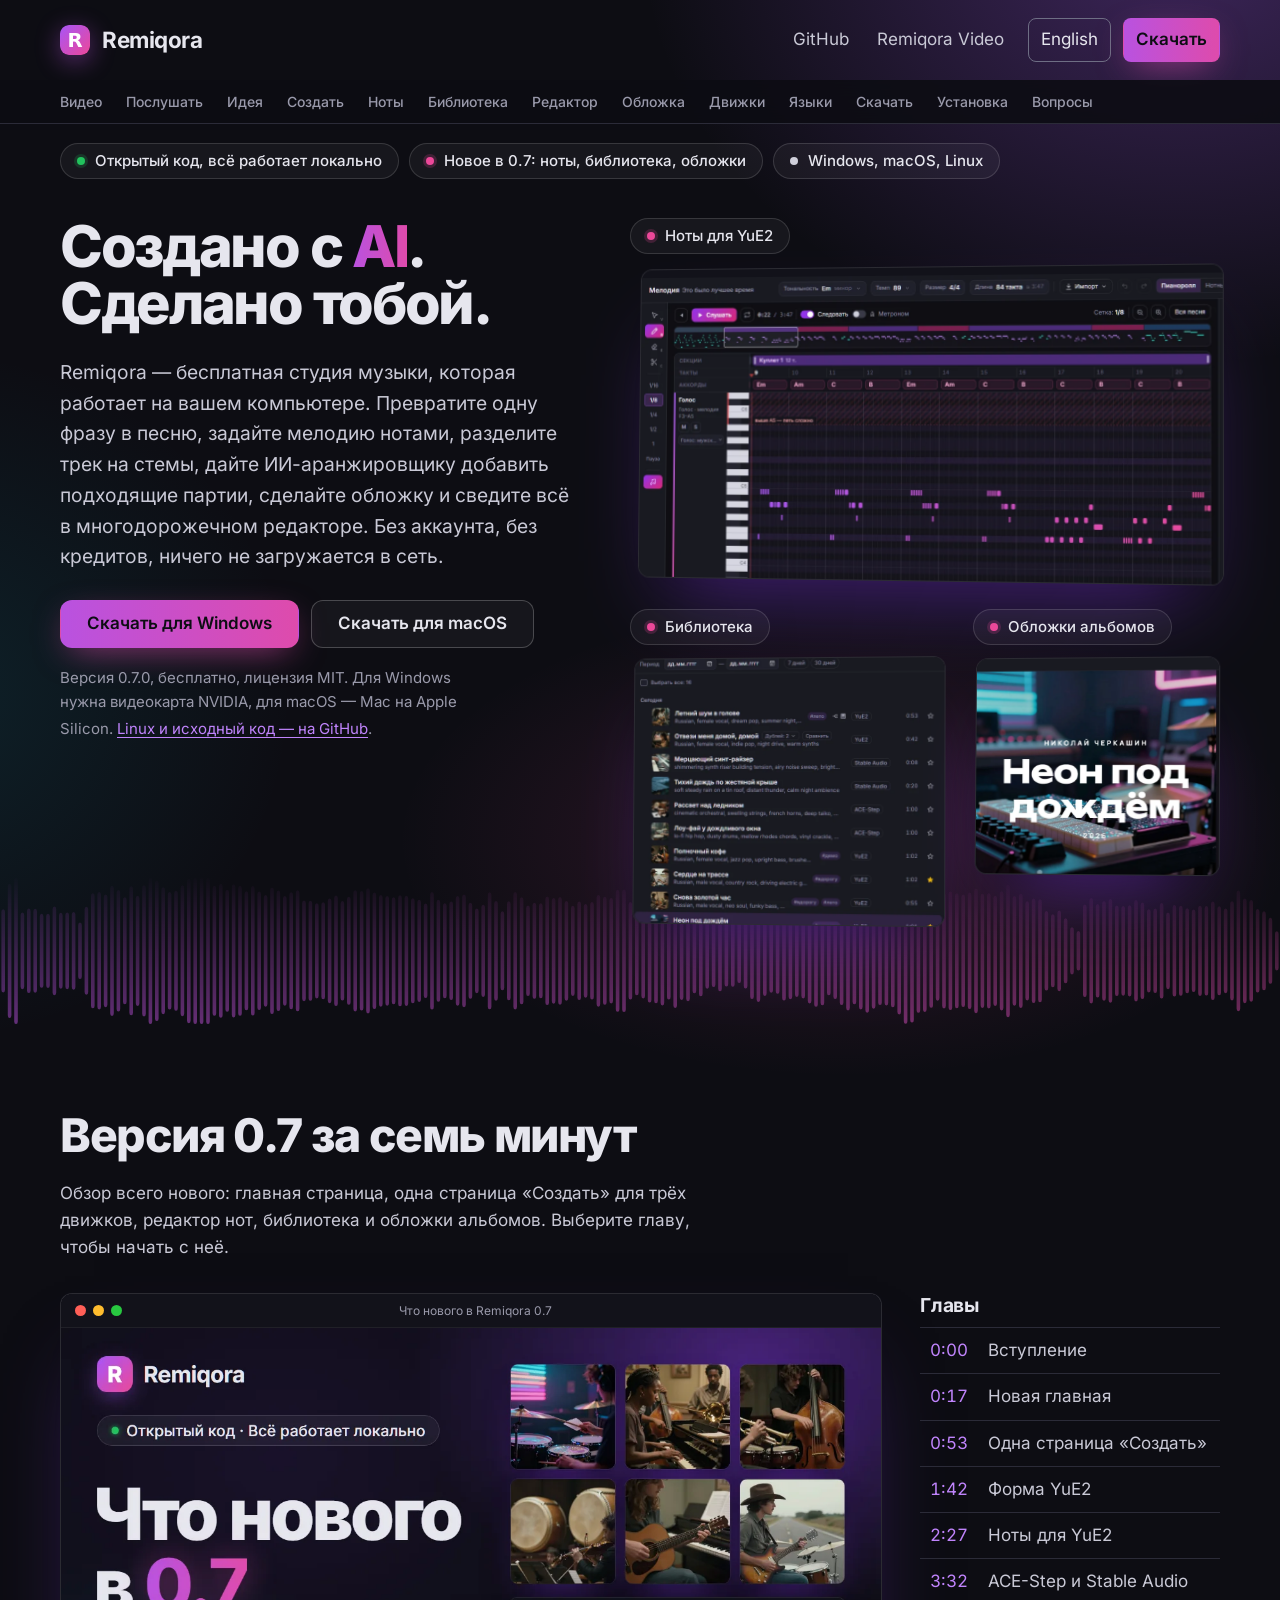
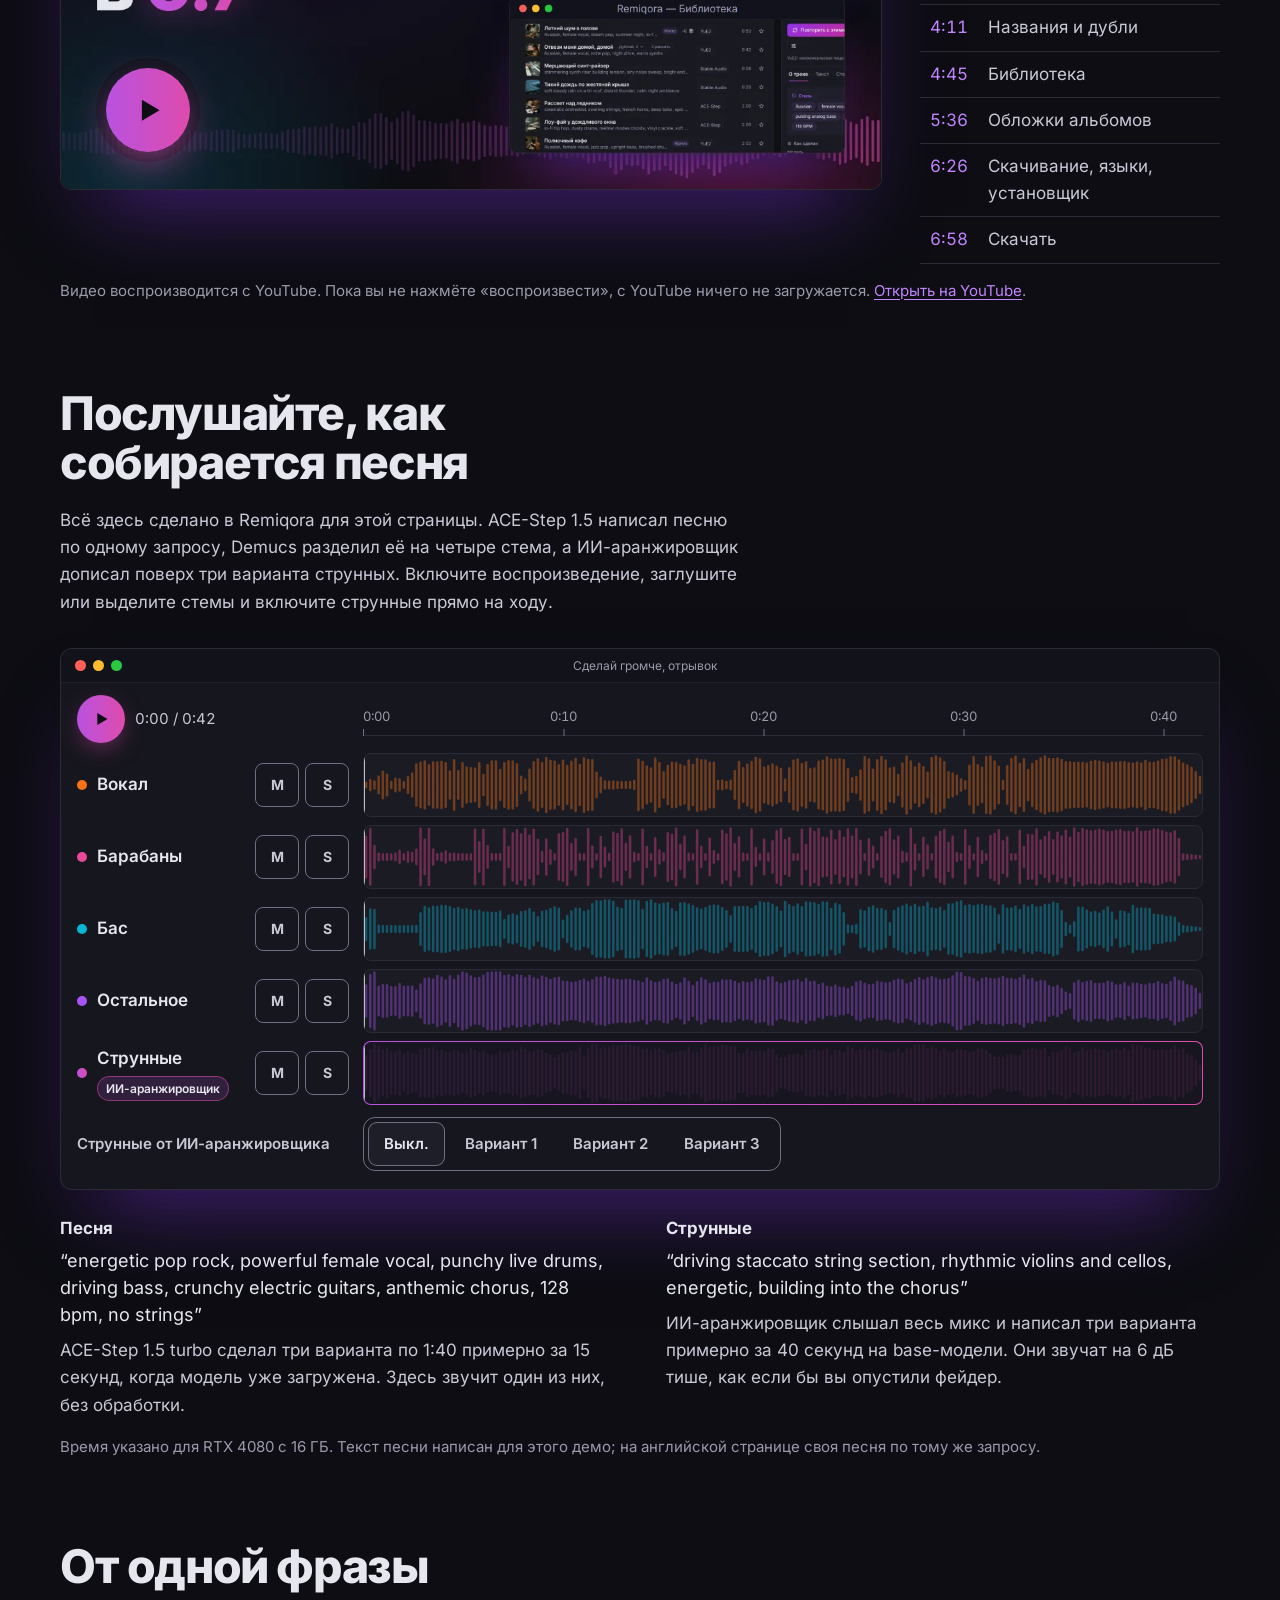
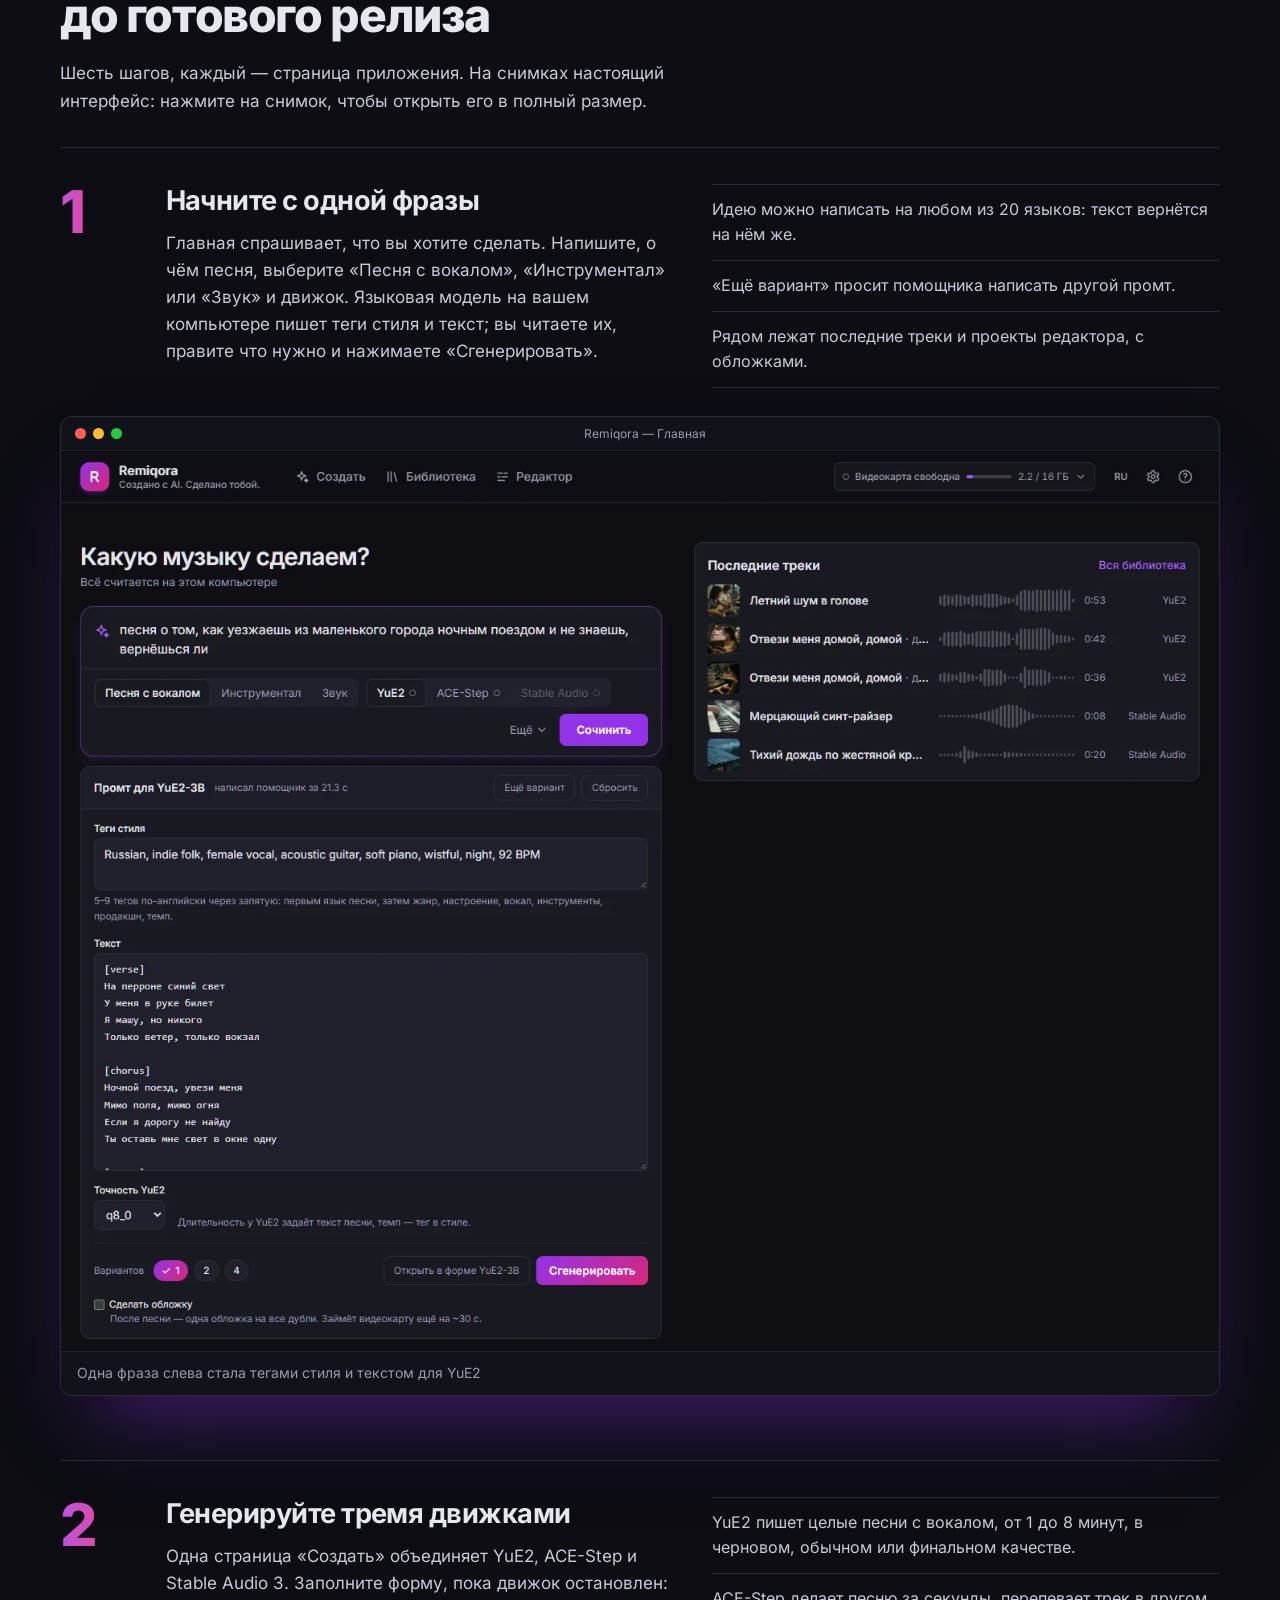
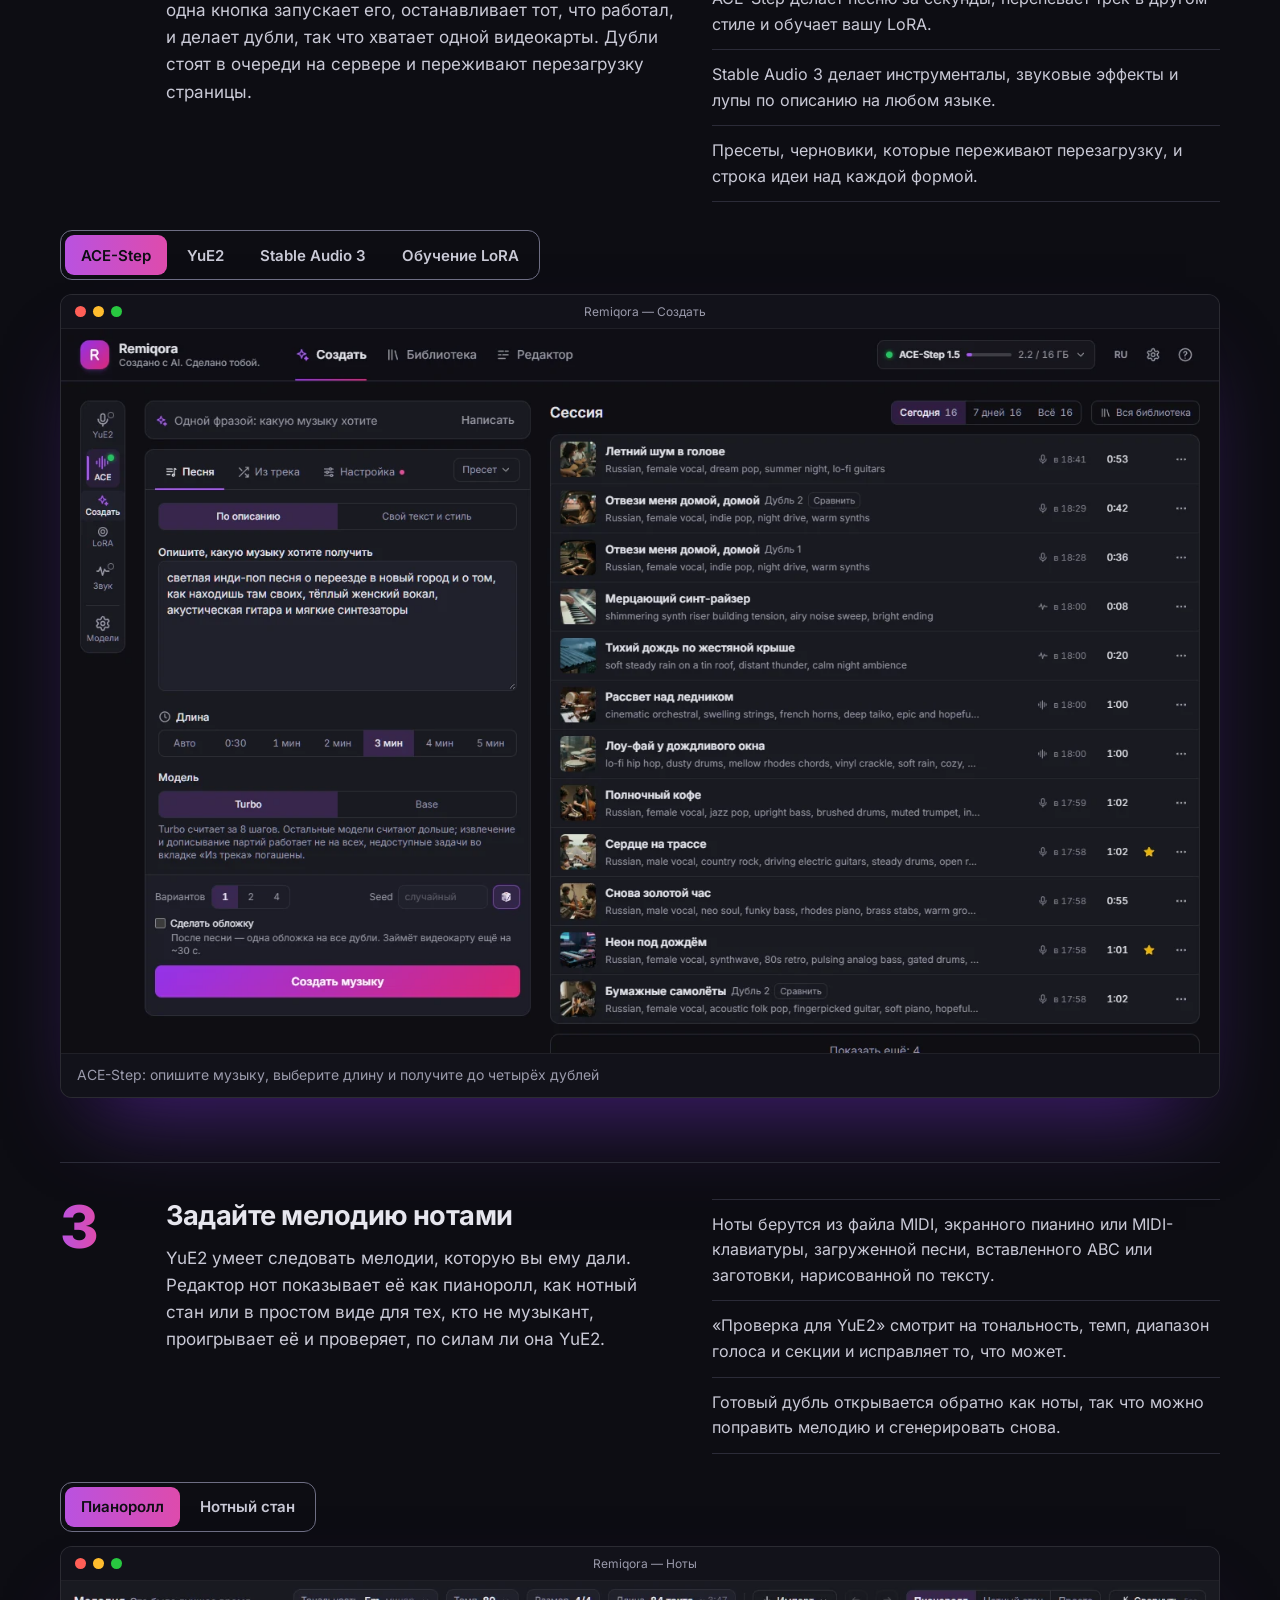
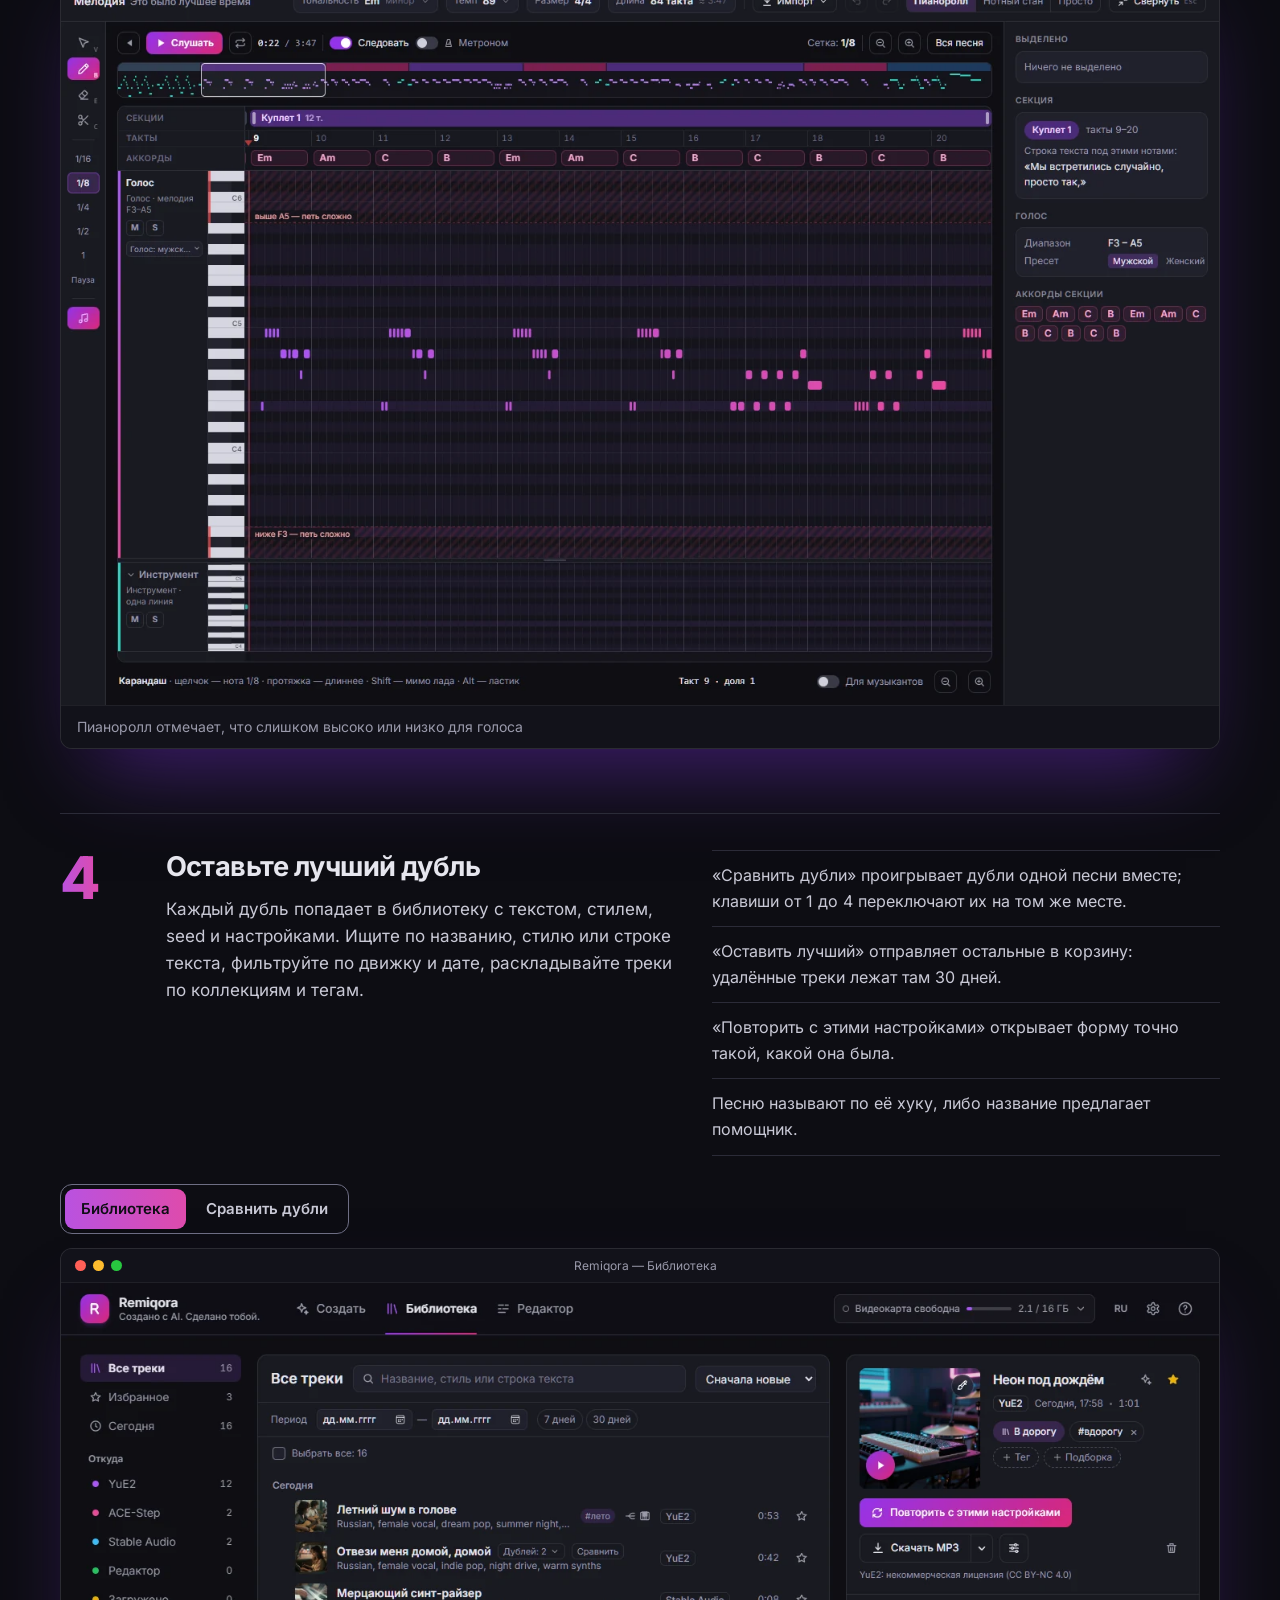
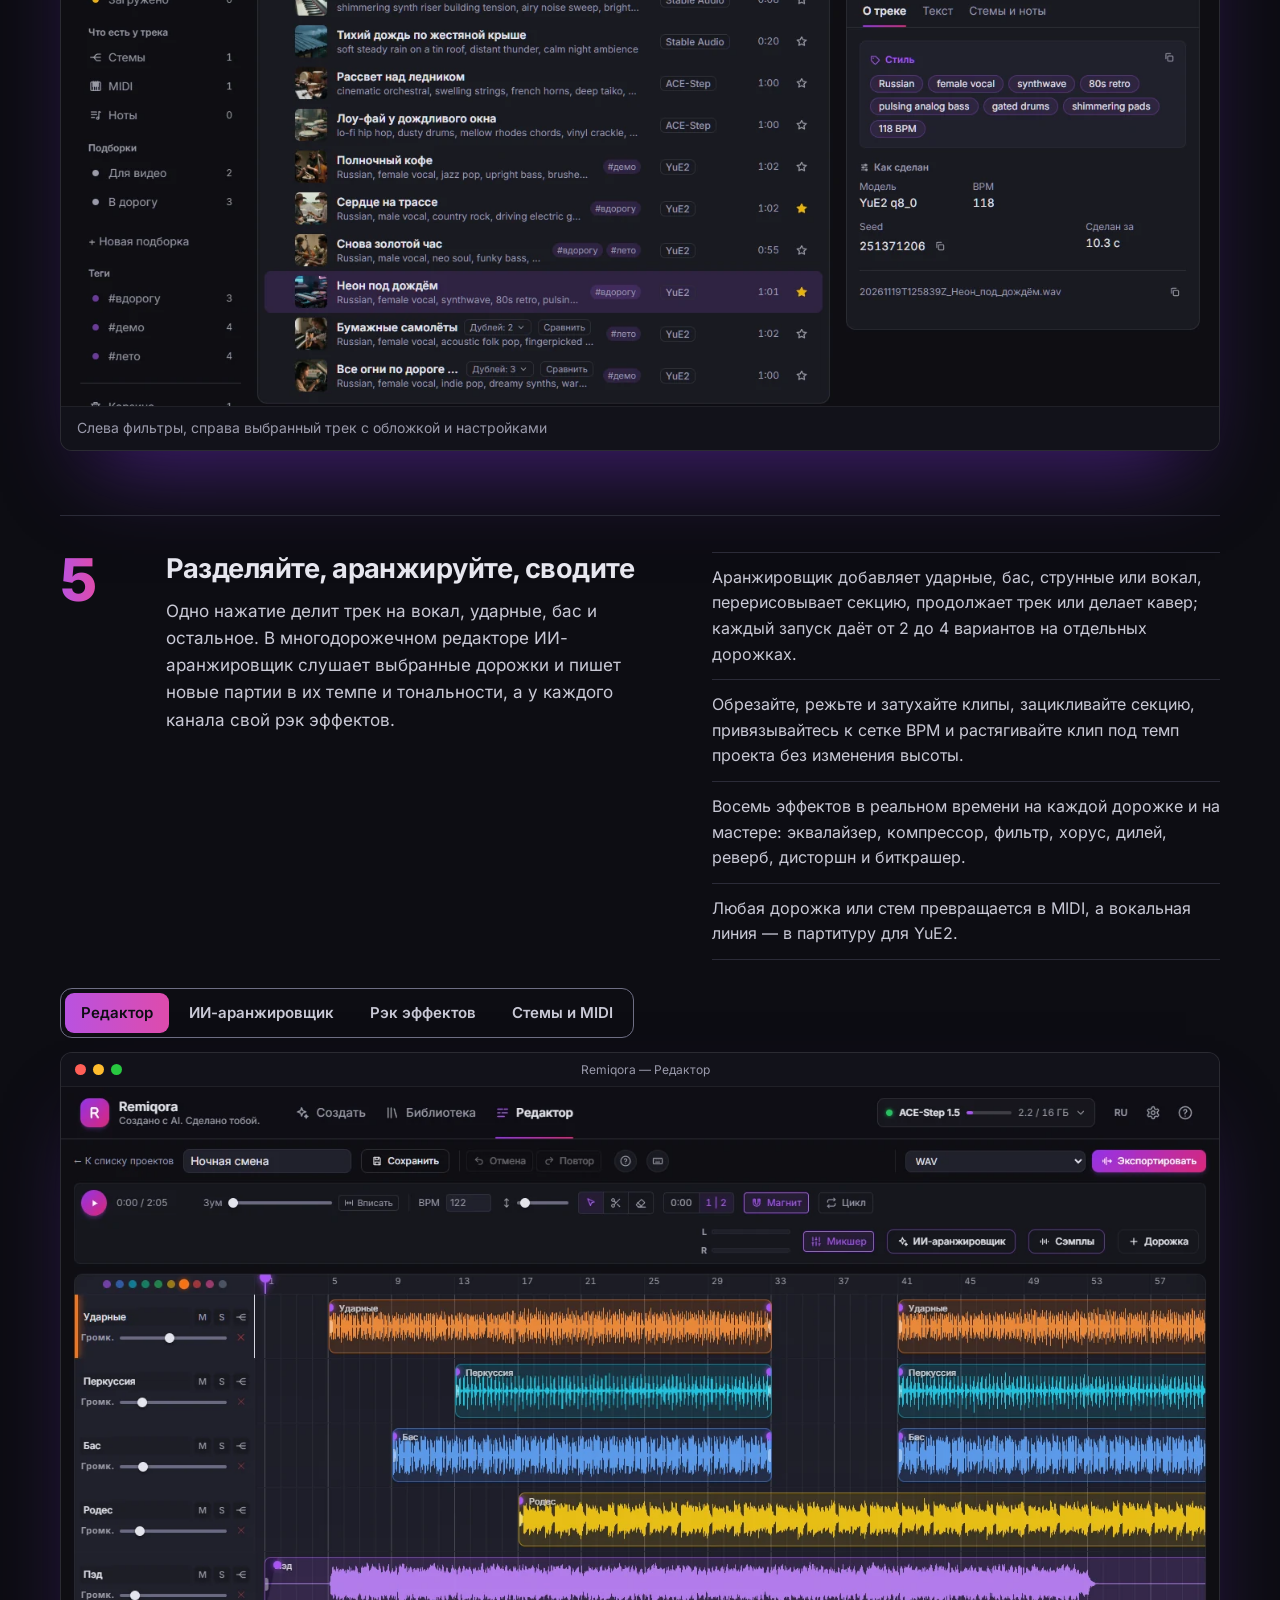
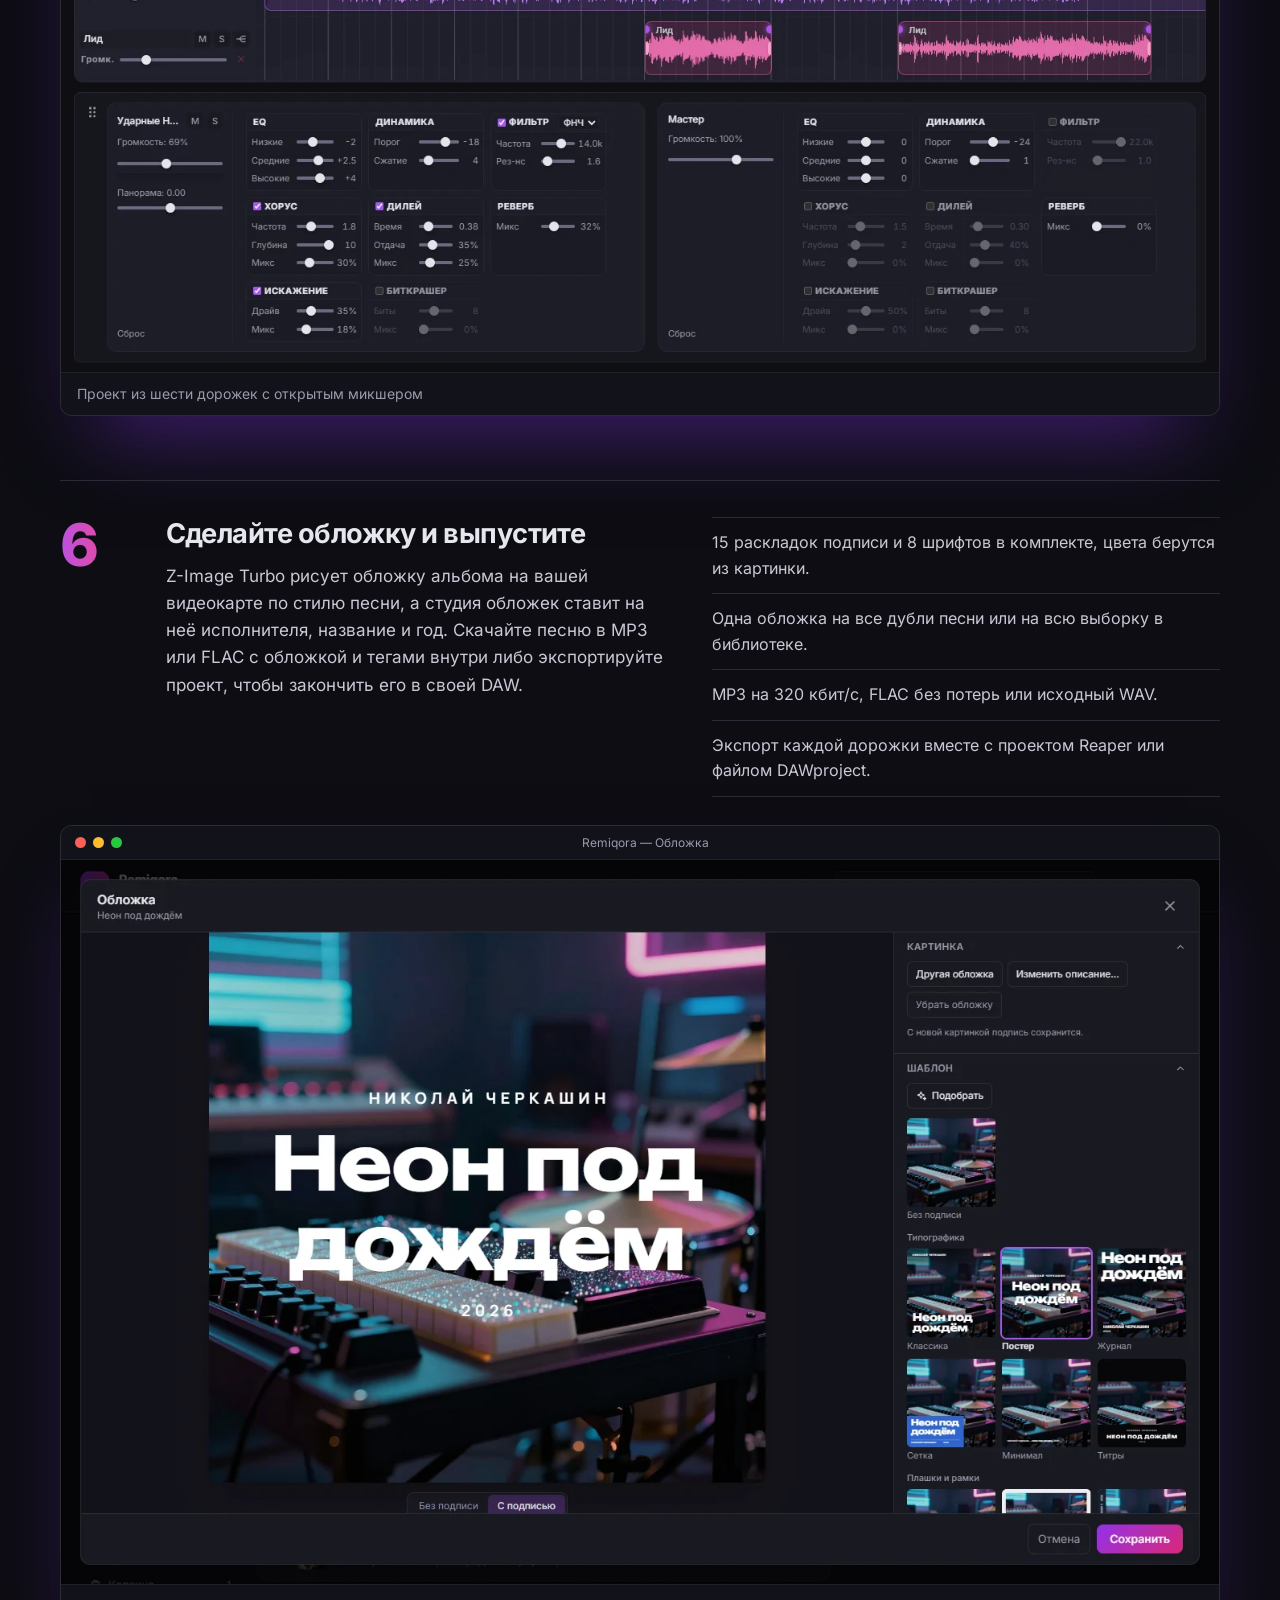
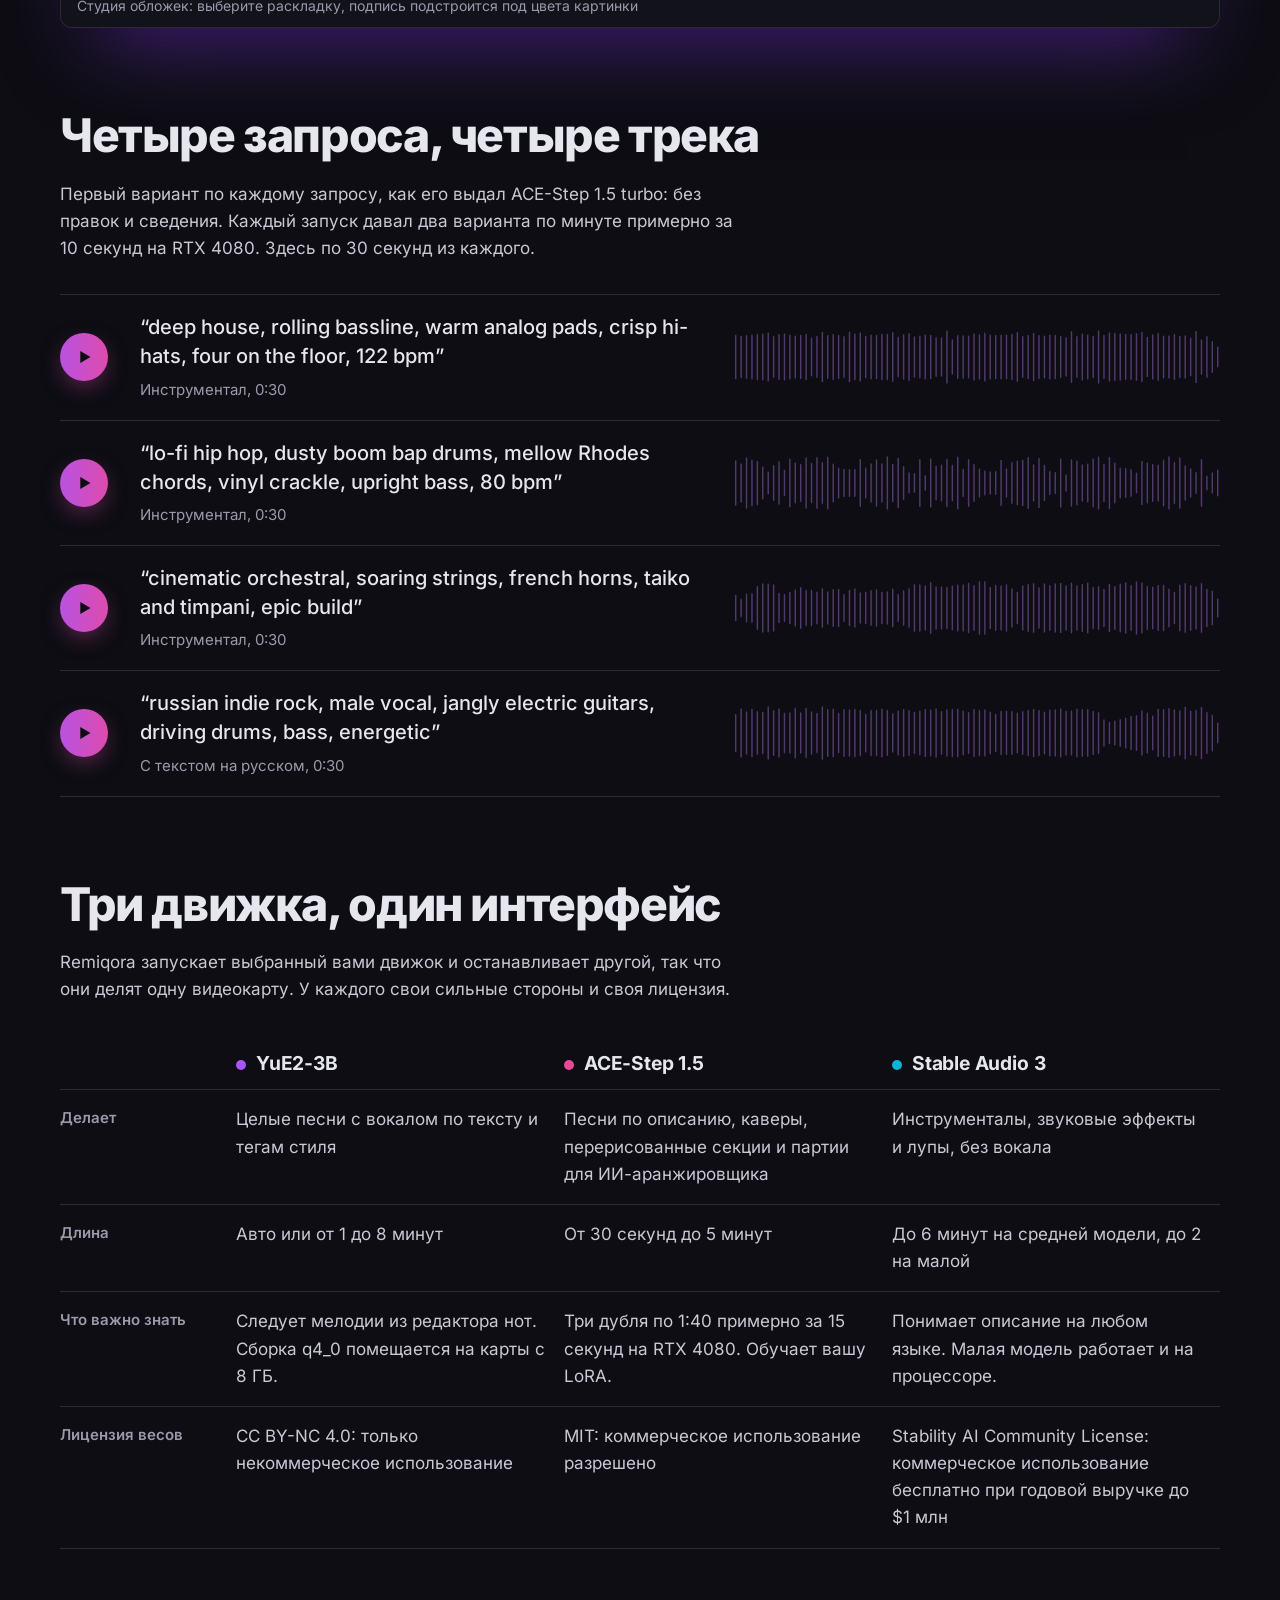
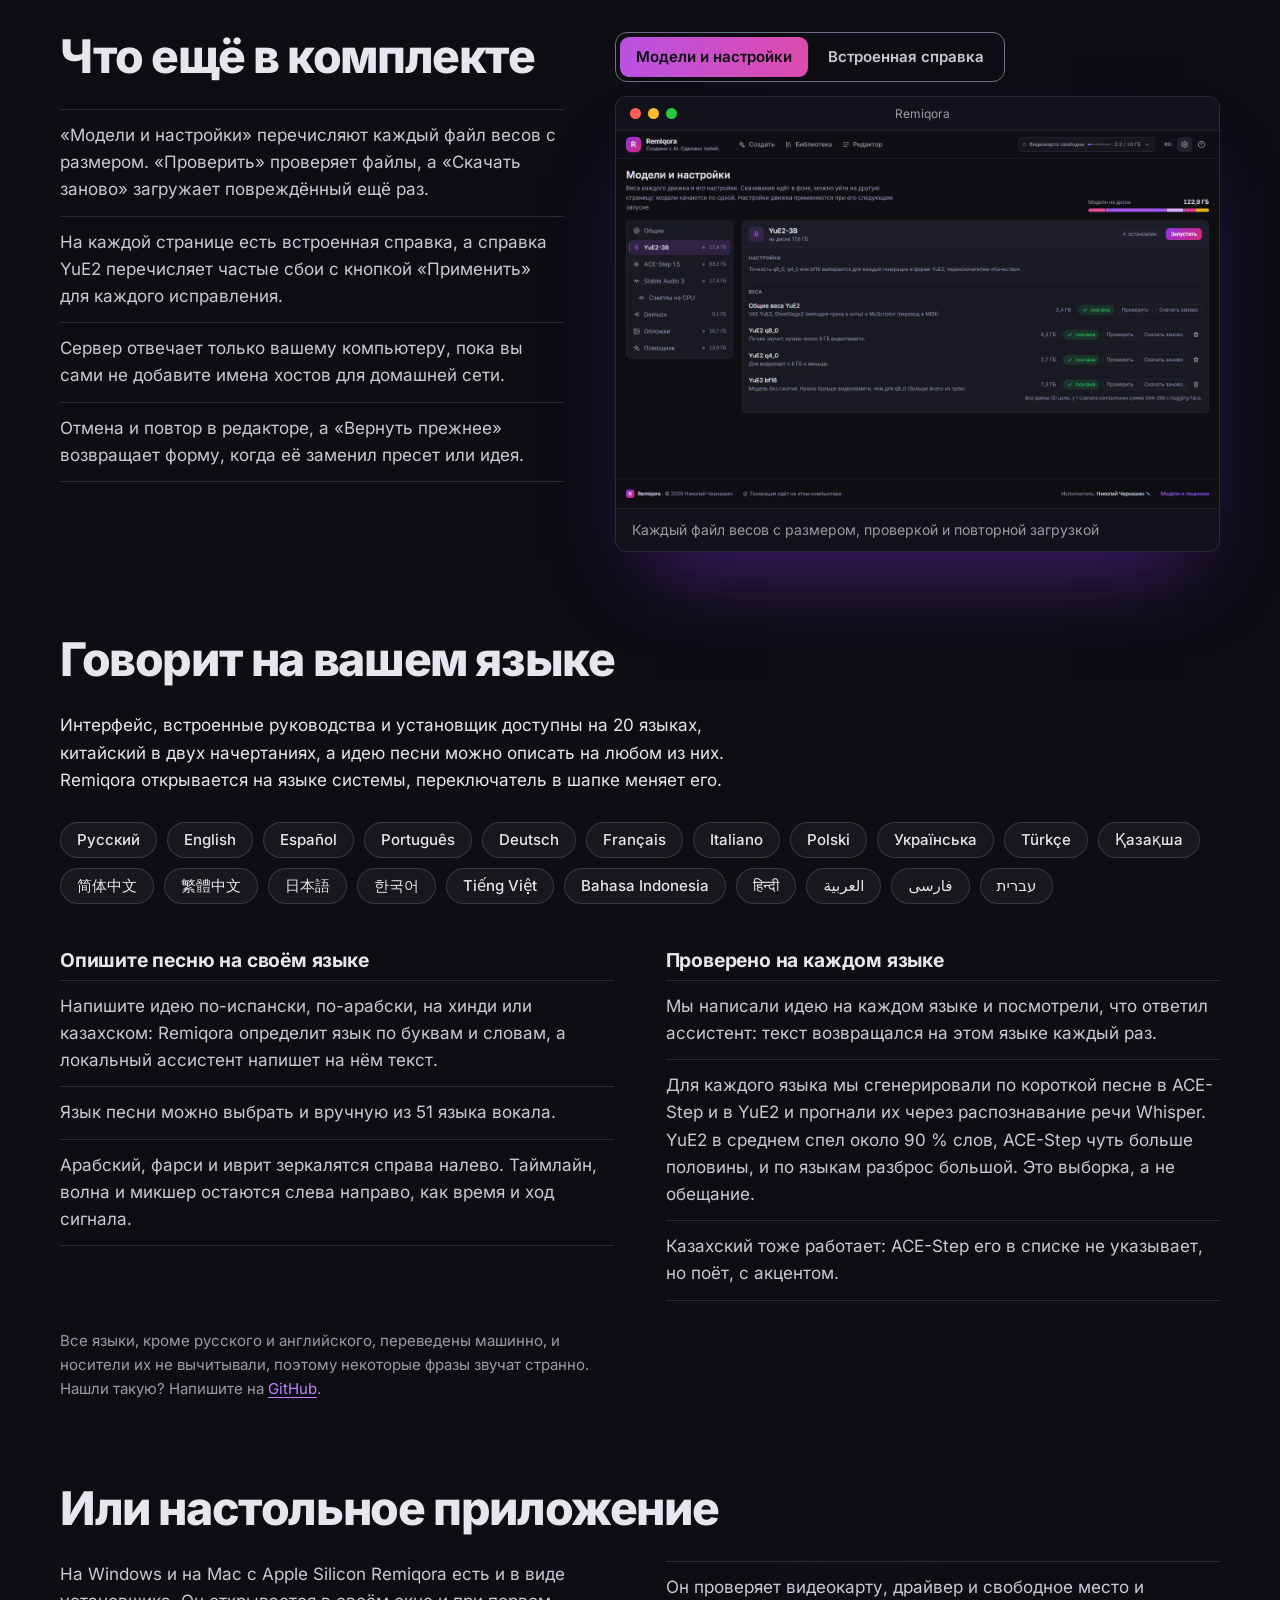
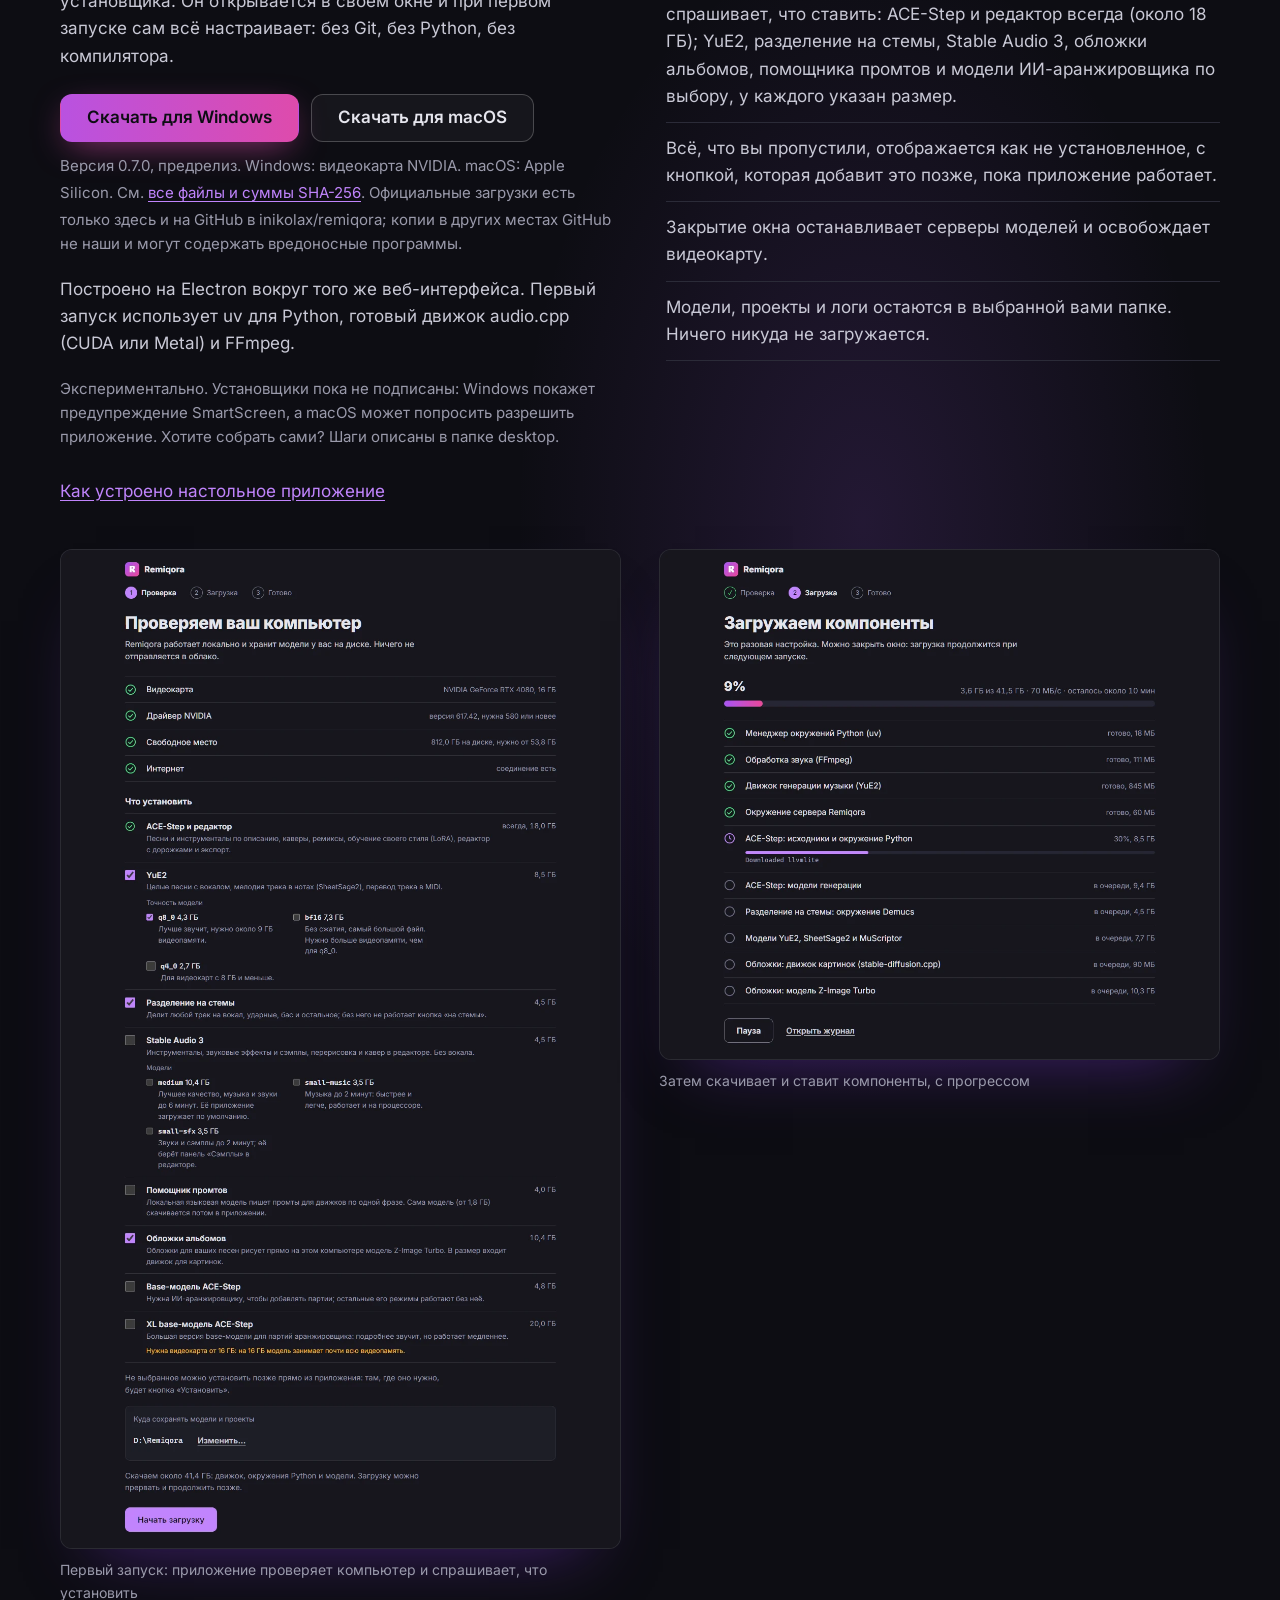
<file: ru/index.html>
<!doctype html>
<html lang="ru">
<head>
<meta charset="utf-8">
<meta name="viewport" content="width=device-width, initial-scale=1">
<title>Remiqora: локальный ИИ-генератор музыки со стемами и DAW</title>
<meta name="description" content="Бесплатная студия музыки на ИИ на вашей видеокарте: песни из одной фразы, редактор нот, стемы, ИИ-аранжировщик, обложки альбомов и многодорожечный редактор.">
<meta name="color-scheme" content="dark">
<meta name="theme-color" content="#0d0d13">
<meta name="author" content="Nikolay Cherkashin">
<meta name="robots" content="index,follow,max-image-preview:large">
<link rel="canonical" href="https://remiqora.com/ru/">
<link rel="alternate" hreflang="en" href="https://remiqora.com/">
<link rel="alternate" hreflang="ru" href="https://remiqora.com/ru/">
<link rel="alternate" hreflang="x-default" href="https://remiqora.com/">
<meta property="og:type" content="website">
<meta property="og:site_name" content="Remiqora">
<meta property="og:title" content="Remiqora: локальный ИИ-генератор музыки со стемами и DAW">
<meta property="og:description" content="Бесплатная студия музыки на ИИ на вашей видеокарте: песни из одной фразы, редактор нот, стемы, ИИ-аранжировщик, обложки альбомов и многодорожечный редактор.">
<meta property="og:image" content="https://remiqora.com/social-preview.png">
<meta property="og:image:type" content="image/png">
<meta property="og:image:width" content="1280">
<meta property="og:image:height" content="640">
<meta property="og:image:alt" content="Remiqora: заголовок «Создано с AI. Сделано тобой.» рядом с многодорожечным редактором с ИИ-аранжировщиком, рэком эффектов и панелью стемов.">
<meta property="og:url" content="https://remiqora.com/ru/">
<meta property="og:locale" content="ru_RU">
<meta property="og:locale:alternate" content="en_US">
<meta name="twitter:card" content="summary_large_image">
<meta name="twitter:title" content="Remiqora: локальный ИИ-генератор музыки со стемами и DAW">
<meta name="twitter:description" content="Бесплатная студия музыки на ИИ на вашей видеокарте: песни из одной фразы, редактор нот, стемы, ИИ-аранжировщик, обложки альбомов и многодорожечный редактор.">
<meta name="twitter:image" content="https://remiqora.com/social-preview.png">
<meta name="twitter:image:alt" content="Remiqora: заголовок «Создано с AI. Сделано тобой.» рядом с многодорожечным редактором с ИИ-аранжировщиком, рэком эффектов и панелью стемов.">
<link rel="icon" href="../assets/favicon.svg" type="image/svg+xml">
<link rel="preload" href="../screenshots/17-notes.webp" as="image" type="image/webp" fetchpriority="high">
<script type="application/ld+json">{"@context":"https://schema.org","@graph":[{"@type":"WebSite","@id":"https://remiqora.com/#website","url":"https://remiqora.com/","name":"Remiqora","inLanguage":["en","ru"],"publisher":{"@id":"https://remiqora.com/#author"}},{"@type":"WebPage","@id":"https://remiqora.com/ru/#webpage","url":"https://remiqora.com/ru/","name":"Remiqora: локальный ИИ-генератор музыки со стемами и DAW","description":"Бесплатная студия музыки на ИИ на вашей видеокарте: песни из одной фразы, редактор нот, стемы, ИИ-аранжировщик, обложки альбомов и многодорожечный редактор.","inLanguage":"ru","isPartOf":{"@id":"https://remiqora.com/#website"},"about":{"@id":"https://remiqora.com/#app"},"author":{"@id":"https://remiqora.com/#author"},"primaryImageOfPage":{"@type":"ImageObject","url":"https://remiqora.com/social-preview.png","width":1280,"height":640}},{"@type":"SoftwareApplication","@id":"https://remiqora.com/#app","name":"Remiqora","url":"https://remiqora.com/","description":"Бесплатная студия музыки на ИИ на вашей видеокарте: песни из одной фразы, редактор нот, стемы, ИИ-аранжировщик, обложки альбомов и многодорожечный редактор.","inLanguage":"ru","applicationCategory":"MultimediaApplication","applicationSubCategory":"Music production","operatingSystem":"Windows, macOS, Linux","softwareRequirements":"Windows or Linux with an NVIDIA CUDA GPU, or macOS on Apple Silicon","featureList":["Генерация музыки по тексту через YuE2-3B, ACE-Step 1.5 и Stable Audio 3","Из идеи: локальная языковая модель пишет промт по одной фразе","Редактор нот для мелодии YuE2: пианоролл, нотный стан, импорт MIDI","Библиотека с поиском, фильтрами, коллекциями, тегами и корзиной","Обложки альбомов, которые локально рисует Z-Image Turbo, со студией подписи","Разделение на стемы через Demucs","Извлечение мелодии и перевод аудио в MIDI","Многодорожечный редактор в браузере с рэком эффектов на каждом канале","ИИ-аранжировщик, который добавляет к треку ударные, бас, струнные и другие партии","Обучение LoRA для ACE-Step","Скачивание в MP3 или FLAC с обложкой и тегами, либо стемы с проектом Reaper или DAWproject"],"softwareVersion":"0.7.0","downloadUrl":"https://github.com/inikolax/remiqora/releases/tag/v0.7.0","memoryRequirements":"NVIDIA GPU with 8 GB of video memory or more (16 GB tested), or Apple Silicon (24 GB tested)","storageRequirements":"18 GB to 80 GB, depending on the models chosen at install","video":{"@id":"https://remiqora.com/#demo"},"image":"https://remiqora.com/social-preview.png","screenshot":["https://remiqora.com/../screenshots/17-notes.png","https://remiqora.com/../screenshots/19-library.png","https://remiqora.com/../screenshots/20-cover-studio.png","https://remiqora.com/../screenshots/14-ai-arranger.png","https://remiqora.com/../screenshots/08-editor-with-clip.png","https://remiqora.com/../screenshots/02-ace-step.png"],"isAccessibleForFree":true,"offers":{"@type":"Offer","price":"0","priceCurrency":"USD"},"license":"https://github.com/inikolax/remiqora/blob/master/LICENSE","author":{"@id":"https://remiqora.com/#author"},"sameAs":["https://github.com/inikolax/remiqora"]},{"@type":"VideoObject","@id":"https://remiqora.com/#demo","name":"Что нового в Remiqora 0.7","inLanguage":"ru","description":"Обзор всего нового: главная страница, одна страница «Создать» для трёх движков, редактор нот, библиотека и обложки альбомов. Выберите главу, чтобы начать с неё.","thumbnailUrl":"https://remiqora.com/media/whats-new-0.7-ru.webp","uploadDate":"2026-11-23T05:30:00+00:00","duration":"PT7M13S","contentUrl":"https://youtu.be/7R4wrPZmSxc","embedUrl":"https://www.youtube-nocookie.com/embed/7R4wrPZmSxc"},{"@type":"FAQPage","@id":"https://remiqora.com/ru/#faq","inLanguage":"ru","isPartOf":{"@id":"https://remiqora.com/ru/#webpage"},"mainEntity":[{"@type":"Question","name":"Remiqora бесплатная?","acceptedAnswer":{"@type":"Answer","text":"Да. Это открытый код под лицензией MIT: без аккаунта, без подписки и без ограничений на число треков. Всё работает на вашем компьютере, так что платите вы только за электричество."}},{"@type":"Question","name":"Работает ли без интернета?","acceptedAnswer":{"@type":"Answer","text":"После разовой загрузки моделей — да: генерация, разделение на стемы, ИИ-аранжировщик и редактор работают на вашем компьютере без сети. Своей телеметрии в Remiqora нет, запросы и треки никуда не отправляются."}},{"@type":"Question","name":"Какое нужно железо?","acceptedAnswer":{"@type":"Answer","text":"Windows или Linux с видеокартой NVIDIA либо Mac на Apple Silicon. Проверено на RTX 4080 с 16 ГБ и на Mac с M5 и 24 ГБ. Для карт с 8 ГБ у YuE2 есть сборка q4_0, сборке q8_0 нужно около 9 ГБ, а необязательной модели XL base — 16 ГБ. Места на диске нужно 18 ГБ только под ACE-Step и до 80 ГБ под всё вместе со Stable Audio 3 и помощником промтов."}},{"@type":"Question","name":"Можно ли использовать музыку в коммерческих целях?","acceptedAnswer":{"@type":"Answer","text":"Зависит от модели, которая сделала трек. ACE-Step 1.5 под лицензией MIT, и его авторы разрешают коммерческое использование. Веса YuE2-3B распространяются под CC BY-NC 4.0, поэтому треки из YuE2 — только для некоммерческого использования. Веса Stable Audio 3 распространяются под Stability AI Community License: коммерческое использование, в том числе сгенерированного звука, бесплатно для людей и компаний с годовой выручкой меньше $1 млн после бесплатной регистрации в Stability AI; при большей выручке нужна лицензия от Stability AI. Перед публикацией сверьтесь с актуальной лицензией модели; авторы ACE-Step также предупреждают о риске случайного нарушения авторских прав."}},{"@type":"Question","name":"Чем это отличается от Suno или Udio?","acceptedAnswer":{"@type":"Answer","text":"Suno и Udio — облачные сервисы со своими моделями. Remiqora запускает открытые модели на вашем компьютере: без кредитов, без очереди, ничего не загружается на сервер. Вместо одного готового файла вы получаете стемы, многодорожечный редактор и ИИ-аранжировщика, поэтому песню можно собирать по партиям и доводить в своей DAW. В некоторых жанрах облачные сервисы пока звучат более отполированно."}},{"@type":"Question","name":"Работает ли на Mac и Linux?","acceptedAnswer":{"@type":"Answer","text":"Для Mac на Apple Silicon есть установщик; Mac на Intel не поддерживаются. На Linux с видеокартой NVIDIA Remiqora запускается из исходников скриптами установки, отдельного установщика пока нет."}}]},{"@type":"Person","@id":"https://remiqora.com/#author","name":"Nikolay Cherkashin","url":"https://github.com/inikolax","sameAs":["https://github.com/inikolax"],"jobTitle":"Developer of Remiqora"}]}</script>
<link rel="preload" href="../assets/fonts/inter-latin.woff2" as="font" type="font/woff2" crossorigin>
<link rel="preload" href="../assets/fonts/inter-cyrillic.woff2" as="font" type="font/woff2" crossorigin>
<link rel="stylesheet" href="../assets/site.css">
</head>
<body>
<a class="skip" href="#main">К содержимому</a>
<header class="top wrap">
  <a class="brand" href="../" aria-label="Remiqora"><img src="../assets/favicon.svg" width="30" height="30" alt=""><span>Remiqora</span></a>
  <nav aria-label="Сайт"><a href="https://github.com/inikolax/remiqora">GitHub</a><a class="product" href="video/">Remiqora Video</a><a class="lang" href="../" hreflang="en" lang="en">English</a><a class="btn btn--primary btn--sm" href="#desktop">Скачать</a></nav>
</header>
<nav class="map" id="map" aria-label="Разделы страницы"><div class="wrap"><ol role="list"><li style="--c:var(--vocals)"><a href="#watch">Видео</a></li><li style="--c:var(--drums)"><a href="#listen">Послушать</a></li><li style="--c:var(--bass)"><a href="#tour">Идея</a></li><li style="--c:var(--other)"><a href="#create">Создать</a></li><li style="--c:var(--keys)"><a href="#notes">Ноты</a></li><li style="--c:var(--vocals)"><a href="#library">Библиотека</a></li><li style="--c:var(--drums)"><a href="#editor">Редактор</a></li><li style="--c:var(--bass)"><a href="#release">Обложка</a></li><li style="--c:var(--other)"><a href="#engines">Движки</a></li><li style="--c:var(--keys)"><a href="#languages">Языки</a></li><li style="--c:var(--vocals)"><a href="#desktop">Скачать</a></li><li style="--c:var(--drums)"><a href="#install">Установка</a></li><li style="--c:var(--bass)"><a href="#faq">Вопросы</a></li></ol></div></nav>
<main id="main">
  <section class="hero">
    <div class="wrap">
      <ul class="pills" role="list"><li class="pill"><span class="dot dot--ok" aria-hidden="true"></span>Открытый код, всё работает локально</li><li class="pill"><span class="dot dot--pink" aria-hidden="true"></span>Новое в 0.7: ноты, библиотека, обложки</li><li class="pill"><span class="dot" aria-hidden="true"></span>Windows, macOS, Linux</li></ul>
      <div class="hero__grid">
      <div class="hero__copy">
        <h1><span class="visually-hidden">Remiqora. </span>Создано с <span class="grad">AI</span>.<br>Сделано тобой.</h1>
        <p class="lead">Remiqora — бесплатная студия музыки, которая работает на вашем компьютере. Превратите одну фразу в песню, задайте мелодию нотами, разделите трек на стемы, дайте ИИ-аранжировщику добавить подходящие партии, сделайте обложку и сведите всё в многодорожечном редакторе. Без аккаунта, без кредитов, ничего не загружается в сеть.</p>
        <p class="actions"><a class="btn btn--primary" href="https://github.com/inikolax/remiqora/releases/download/v0.7.0/Remiqora-Setup-0.7.0.exe">Скачать для Windows</a><a class="btn" href="https://github.com/inikolax/remiqora/releases/download/v0.7.0/Remiqora-0.7.0-arm64.dmg">Скачать для macOS</a></p>
        <p class="hero__ver">Версия 0.7.0, бесплатно, лицензия MIT. Для Windows нужна видеокарта NVIDIA, для macOS — Mac на Apple Silicon. <a href="https://github.com/inikolax/remiqora">Linux и исходный код — на GitHub</a>.</p>
      </div>
      <div class="hero__art"><figure class="card card--daw"><figcaption class="pill"><span class="dot dot--pink" aria-hidden="true"></span>Ноты для YuE2</figcaption><div class="win"><div class="win__bar" aria-hidden="true"><i></i><i></i><i></i><span>Remiqora — Ноты</span></div><div class="win__body crop" style="aspect-ratio:1180/560"><img src="../screenshots/17-notes.webp" width="1440" height="900" alt="Редактор нот: вокальная мелодия в пианоролле, над ней аккорды, справа строка текста секции" fetchpriority="high" style="width:122.0339%;left:0.0000%;top:-9.2857%"></div></div></figure><figure class="card card--rack"><figcaption class="pill"><span class="dot dot--pink" aria-hidden="true"></span>Библиотека</figcaption><div class="win"><div class="win__bar" aria-hidden="true"><i></i><i></i><i></i><span>Remiqora — Библиотека</span></div><div class="win__body crop" style="aspect-ratio:700/520"><img src="../screenshots/19-library.webp" width="1440" height="900" alt="Библиотека: список треков с обложками, тегами и движком, на котором сделан каждый" style="width:205.7143%;left:-35.7143%;top:-45.3846%"></div></div></figure><figure class="card card--stems"><figcaption class="pill"><span class="dot dot--pink" aria-hidden="true"></span>Обложки альбомов</figcaption><div class="win"><div class="win__bar" aria-hidden="true"><i></i><i></i><i></i><span>Remiqora — Обложка</span></div><div class="win__body crop" style="aspect-ratio:700/520"><img src="../screenshots/20-cover-studio.webp" width="1440" height="900" alt="Студия обложек: картинка с барабанщиком в неоновом свете, на ней имя исполнителя, название Neon in the Rain и год" style="width:205.7143%;left:-26.4286%;top:-28.8462%"></div></div></figure></div>
      </div>
    </div>
    <svg class="hero__bars" viewBox="0 0 1200 100" preserveAspectRatio="none" aria-hidden="true" focusable="false"><defs><linearGradient id="bars" x1="0" x2="1"><stop offset="0" stop-color="#b952e0"/><stop offset="1" stop-color="#de4bac"/></linearGradient></defs><path d="M3.0 24.6V75.4M9.0 8.0V92.0M15.0 4.0V96.0M21.0 26.7V73.3M27.0 24.2V75.8M33.0 24.4V75.6M39.0 27.6V72.4M45.0 27.5V72.5M51.0 22.8V77.2M57.0 27.0V73.0M63.0 26.7V73.3M69.0 26.4V73.6M75.0 33.3V66.7M81.0 23.1V76.9M87.0 14.3V85.7M93.0 13.5V86.5M99.0 15.0V85.0M105.0 9.3V90.7M111.0 12.1V87.9M117.0 16.9V83.1M123.0 9.7V90.3M129.0 15.8V84.2M135.0 9.0V91.0M141.0 4.0V96.0M147.0 6.0V94.0M153.0 10.4V89.6M159.0 13.4V86.6M165.0 12.6V87.4M171.0 9.1V90.9M177.0 4.6V95.4M183.0 4.0V96.0M189.0 4.0V96.0M195.0 4.0V96.0M201.0 9.4V90.6M207.0 8.1V91.9M213.0 12.0V88.0M219.0 8.3V91.7M225.0 9.4V90.6M231.0 13.0V87.0M237.0 9.5V90.5M243.0 13.1V86.9M249.0 15.3V84.7M255.0 10.5V89.5M261.0 12.5V87.5M267.0 16.0V84.0M273.0 13.6V86.4M279.0 12.3V87.7M285.0 18.9V81.1M291.0 19.1V80.9M297.0 20.7V79.3M303.0 20.1V79.9M309.0 17.6V82.4M315.0 15.7V84.3M321.0 19.3V80.7M327.0 16.5V83.5M333.0 12.2V87.8M339.0 12.8V87.2M345.0 10.9V89.1M351.0 13.8V86.2M357.0 15.3V84.7M363.0 16.0V84.0M369.0 16.9V83.1M375.0 15.6V84.4M381.0 15.8V84.2M387.0 17.5V82.5M393.0 18.4V81.6M399.0 20.9V79.1M405.0 13.4V86.6M411.0 18.5V81.5M417.0 20.8V79.2M423.0 19.6V80.4M429.0 16.0V84.0M435.0 15.0V85.0M441.0 20.4V79.6M447.0 24.1V75.9M453.0 21.7V78.3M459.0 13.6V86.4M465.0 19.2V80.8M471.0 26.0V74.0M477.0 19.5V80.5M483.0 13.5V86.5M489.0 16.9V83.1M495.0 22.2V77.8M501.0 20.4V79.6M507.0 20.8V79.2M513.0 16.4V83.6M519.0 17.3V82.7M525.0 16.6V83.4M531.0 19.2V80.8M537.0 22.3V77.7M543.0 19.6V80.4M549.0 21.2V78.8M555.0 20.0V80.0M561.0 15.3V84.7M567.0 16.5V83.5M573.0 17.4V82.6M579.0 12.0V88.0M585.0 11.8V88.2M591.0 20.0V80.0M597.0 22.7V77.3M603.0 20.7V79.3M609.0 18.0V82.0M615.0 17.5V82.5M621.0 16.1V83.9M627.0 20.0V80.0M633.0 14.5V85.5M639.0 19.7V80.3M645.0 18.9V81.1M651.0 24.0V76.0M657.0 22.1V77.9M663.0 27.0V73.0M669.0 28.1V71.9M675.0 25.3V74.7M681.0 28.4V71.6M687.0 28.3V71.7M693.0 30.7V69.3M699.0 27.1V72.9M705.0 20.3V79.7M711.0 18.4V81.6M717.0 22.3V77.7M723.0 24.4V75.6M729.0 23.7V76.3M735.0 19.3V80.7M741.0 20.2V79.8M747.0 21.7V78.3M753.0 20.7V79.3M759.0 17.4V82.6M765.0 15.2V84.8M771.0 16.2V83.8M777.0 22.7V77.3M783.0 20.3V79.7M789.0 16.4V83.6M795.0 12.9V87.1M801.0 16.9V83.1M807.0 13.5V86.5M813.0 11.4V88.6M819.0 14.0V86.0M825.0 16.4V83.6M831.0 16.1V83.9M837.0 14.9V85.1M843.0 10.3V89.7M849.0 4.2V95.8M855.0 5.0V95.0M861.0 11.3V88.7M867.0 11.9V88.1M873.0 14.6V85.4M879.0 19.2V80.8M885.0 14.2V85.8M891.0 13.1V86.9M897.0 14.3V85.7M903.0 15.1V84.9M909.0 13.8V86.2M915.0 11.1V88.9M921.0 14.5V85.5M927.0 14.2V85.8M933.0 15.8V84.2M939.0 12.9V87.1M945.0 8.5V91.5M951.0 16.0V84.0M957.0 14.5V85.5M963.0 19.4V80.6M969.0 17.7V82.3M975.0 18.2V81.8M981.0 25.8V74.2M987.0 27.9V72.1M993.0 25.4V74.6M999.0 30.5V69.5M1005.0 36.3V63.7M1011.0 38.8V61.2M1017.0 21.6V78.4M1023.0 17.4V82.6M1029.0 21.3V78.7M1035.0 19.2V80.8M1041.0 17.9V82.1M1047.0 22.2V77.8M1053.0 22.5V77.5M1059.0 22.0V78.0M1065.0 18.7V81.3M1071.0 20.3V79.7M1077.0 24.6V75.4M1083.0 24.2V75.8M1089.0 20.6V79.4M1095.0 26.7V73.3M1101.0 21.9V78.1M1107.0 22.4V77.6M1113.0 24.0V76.0M1119.0 24.8V75.2M1125.0 22.3V77.7M1131.0 22.6V77.4M1137.0 19.6V80.4M1143.0 22.7V77.3M1149.0 24.1V75.9M1155.0 19.4V80.6M1161.0 12.4V87.6M1167.0 17.6V82.4M1173.0 18.6V81.4M1179.0 24.5V75.5M1185.0 26.0V74.0M1191.0 30.2V69.8M1197.0 38.9V61.1"/></svg>
  </section>

  <section id="watch" class="wrap section watch" aria-labelledby="watch-h">
    <h2 id="watch-h">Версия 0.7 за семь минут</h2>
    <p class="section__lead">Обзор всего нового: главная страница, одна страница «Создать» для трёх движков, редактор нот, библиотека и обложки альбомов. Выберите главу, чтобы начать с неё.</p>
    <div class="watch__grid">
      <div class="win watch__win">
        <div class="win__bar" aria-hidden="true"><i></i><i></i><i></i><span>Что нового в Remiqora 0.7</span></div>
        <div class="player" id="player" data-video="7R4wrPZmSxc" data-title="Что нового в Remiqora 0.7" data-lang="ru">
          <a class="player__start" href="https://youtu.be/7R4wrPZmSxc" aria-label="Включить видео: Что нового в Remiqora 0.7"><img src="../media/whats-new-0.7-ru.webp" width="1280" height="720" alt="" loading="lazy"><span class="player__btn"><svg class="ico ico--play" viewBox="0 0 24 24" aria-hidden="true" focusable="false"><path d="M8 5.5v13l11-6.5z"/></svg></span></a>
        </div>
      </div>
      <div class="chapters">
        <h3 id="chapters-h">Главы</h3>
        <ol role="list" aria-labelledby="chapters-h"><li><a class="chapter" href="https://youtu.be/7R4wrPZmSxc?t=0" data-t="0"><span class="chapter__t">0:00</span><span>Вступление</span></a></li><li><a class="chapter" href="https://youtu.be/7R4wrPZmSxc?t=17" data-t="17"><span class="chapter__t">0:17</span><span>Новая главная</span></a></li><li><a class="chapter" href="https://youtu.be/7R4wrPZmSxc?t=53" data-t="53"><span class="chapter__t">0:53</span><span>Одна страница «Создать»</span></a></li><li><a class="chapter" href="https://youtu.be/7R4wrPZmSxc?t=102" data-t="102"><span class="chapter__t">1:42</span><span>Форма YuE2</span></a></li><li><a class="chapter" href="https://youtu.be/7R4wrPZmSxc?t=147" data-t="147"><span class="chapter__t">2:27</span><span>Ноты для YuE2</span></a></li><li><a class="chapter" href="https://youtu.be/7R4wrPZmSxc?t=212" data-t="212"><span class="chapter__t">3:32</span><span>ACE-Step и Stable Audio</span></a></li><li><a class="chapter" href="https://youtu.be/7R4wrPZmSxc?t=251" data-t="251"><span class="chapter__t">4:11</span><span>Названия и дубли</span></a></li><li><a class="chapter" href="https://youtu.be/7R4wrPZmSxc?t=285" data-t="285"><span class="chapter__t">4:45</span><span>Библиотека</span></a></li><li><a class="chapter" href="https://youtu.be/7R4wrPZmSxc?t=336" data-t="336"><span class="chapter__t">5:36</span><span>Обложки альбомов</span></a></li><li><a class="chapter" href="https://youtu.be/7R4wrPZmSxc?t=386" data-t="386"><span class="chapter__t">6:26</span><span>Скачивание, языки, установщик</span></a></li><li><a class="chapter" href="https://youtu.be/7R4wrPZmSxc?t=418" data-t="418"><span class="chapter__t">6:58</span><span>Скачать</span></a></li></ol>
      </div>
    </div>
    <p class="note">Видео воспроизводится с YouTube. Пока вы не нажмёте «воспроизвести», с YouTube ничего не загружается. <a href="https://youtu.be/7R4wrPZmSxc">Открыть на YouTube</a>.</p>
  </section>

  <section id="listen" class="wrap section session" aria-labelledby="session-h">
    <h2 id="session-h">Послушайте, как собирается песня</h2>
    <p class="section__lead">Всё здесь сделано в Remiqora для этой страницы. <span class="nb">ACE-Step</span> 1.5 написал песню по одному запросу, Demucs разделил её на четыре стема, а ИИ-аранжировщик дописал поверх три варианта струнных. Включите воспроизведение, заглушите или выделите стемы и включите струнные прямо на ходу.</p>
    <div class="win" id="session" data-audio="../audio/" data-files="session-ru-vocals,session-ru-drums,session-ru-bass,session-ru-other,session-ru-strings-1,session-ru-strings-2,session-ru-strings-3" data-len="42.0" data-play="Воспроизвести" data-pause="Пауза" data-loading="Загружаю стемы">
      <svg width="0" height="0" class="defs" aria-hidden="true" focusable="false"><defs>
        <linearGradient id="ai-grad" gradientUnits="userSpaceOnUse" x1="0" x2="1200" y1="0" y2="0"><stop offset="0" stop-color="#b952e0"/><stop offset="1" stop-color="#de4bac"/></linearGradient>
        <clipPath id="played" clipPathUnits="userSpaceOnUse"><rect width="0" height="100"/></clipPath></defs></svg>
      <div class="win__bar" aria-hidden="true"><i></i><i></i><i></i><span>Сделай громче, отрывок</span></div>
      <div class="session__body">
        <div class="session__row session__transport">
          <div class="lane__head"><button type="button" class="play" aria-label="Воспроизвести"><svg class="ico ico--play" viewBox="0 0 24 24" aria-hidden="true" focusable="false"><path d="M8 5.5v13l11-6.5z"/></svg><svg class="ico ico--pause" viewBox="0 0 24 24" aria-hidden="true" focusable="false"><path d="M7 5h3.5v14H7zM13.5 5H17v14h-3.5z"/></svg></button><span class="time"><span class="time__now">0:00</span> / 0:42</span></div>
          <div class="ruler" role="slider" tabindex="0" aria-label="Позиция воспроизведения" aria-valuemin="0" aria-valuemax="42" aria-valuenow="0" aria-valuetext="0:00"><span class="tick tick--start" style="left:0.00%">0:00</span><span class="tick" style="left:23.81%">0:10</span><span class="tick" style="left:47.62%">0:20</span><span class="tick" style="left:71.43%">0:30</span><span class="tick" style="left:95.24%">0:40</span></div>
        </div>
        <div class="lanes" id="lanes"><div class="lane lane--stem" data-lane="vocals" style="--c:var(--vocals);--i:0"><div class="lane__head"><span class="swatch" aria-hidden="true"></span><span class="lane__title"><span class="lane__name">Вокал</span></span><span class="lane__btns"><button type="button" class="ms" data-act="mute" aria-pressed="false">M<span class="visually-hidden"> (заглушить: Вокал)</span></button><button type="button" class="ms" data-act="solo" aria-pressed="false">S<span class="visually-hidden"> (только Вокал)</span></button></span></div><div class="lane__wave"><svg class="wave" viewBox="0 0 1200 100" preserveAspectRatio="none" aria-hidden="true" focusable="false"><g class="wave__base"><path id="w-vocals" d="M3.0 46.1V53.9M9.0 41.6V58.4M15.0 44.3V55.7M21.0 36.3V63.7M27.0 28.3V71.7M33.0 33.2V66.8M39.0 44.8V55.2M45.0 39.7V60.3M51.0 40.9V59.1M57.0 45.4V54.6M63.0 37.2V62.8M69.0 31.5V68.5M75.0 16.6V83.4M81.0 13.7V86.3M87.0 11.9V88.1M93.0 18.1V81.9M99.0 13.3V86.7M105.0 13.3V86.7M111.0 12.7V87.3M117.0 14.7V85.3M123.0 28.0V72.0M129.0 9.8V90.2M135.0 27.7V72.3M141.0 14.8V85.2M147.0 21.5V78.5M153.0 22.7V77.3M159.0 23.6V76.4M165.0 14.6V85.4M171.0 33.7V66.3M177.0 17.8V82.2M183.0 12.0V88.0M189.0 11.8V88.2M195.0 25.4V74.6M201.0 14.7V85.3M207.0 11.5V88.5M213.0 11.9V88.1M219.0 16.2V83.8M225.0 36.4V63.6M231.0 41.4V58.6M237.0 25.1V74.9M243.0 13.0V87.0M249.0 8.5V91.5M255.0 14.6V85.4M261.0 6.3V93.7M267.0 11.2V88.8M273.0 12.1V87.9M279.0 18.0V82.0M285.0 10.5V89.5M291.0 19.2V80.8M297.0 12.1V87.9M303.0 7.8V92.2M309.0 17.7V82.3M315.0 6.6V93.4M321.0 9.3V90.7M327.0 9.8V90.2M333.0 30.2V69.8M339.0 38.2V61.8M345.0 44.2V55.8M351.0 44.4V55.6M357.0 44.1V55.9M363.0 45.1V54.9M369.0 45.2V54.8M375.0 45.2V54.8M381.0 45.1V54.9M387.0 43.4V56.6M393.0 9.2V90.8M399.0 12.5V87.5M405.0 20.0V80.0M411.0 23.0V77.0M417.0 7.2V92.8M423.0 14.9V85.1M429.0 29.3V70.7M435.0 19.2V80.8M441.0 13.7V86.3M447.0 14.5V85.5M453.0 17.6V82.4M459.0 20.0V80.0M465.0 10.2V89.8M471.0 17.4V82.6M477.0 8.0V92.0M483.0 10.0V90.0M489.0 10.1V89.9M495.0 13.7V86.3M501.0 13.8V86.2M507.0 43.5V56.5M513.0 43.1V56.9M519.0 44.9V55.1M525.0 43.0V57.0M531.0 27.6V72.4M537.0 12.6V87.4M543.0 22.6V77.4M549.0 17.0V83.0M555.0 12.8V87.2M561.0 6.1V93.9M567.0 8.8V91.2M573.0 21.8V78.2M579.0 19.6V80.4M585.0 16.9V83.1M591.0 20.5V79.5M597.0 23.9V76.1M603.0 41.2V58.8M609.0 22.7V77.3M615.0 10.6V89.4M621.0 8.8V91.2M627.0 16.5V83.5M633.0 13.5V86.5M639.0 24.4V75.6M645.0 23.0V77.0M651.0 12.1V87.9M657.0 10.6V89.4M663.0 5.4V94.6M669.0 8.6V91.4M675.0 8.9V91.1M681.0 8.1V91.9M687.0 9.7V90.3M693.0 24.5V75.5M699.0 38.9V61.1M705.0 37.2V62.8M711.0 26.4V73.6M717.0 5.2V94.8M723.0 8.8V91.2M729.0 25.2V74.8M735.0 10.0V90.0M741.0 4.6V95.4M747.0 10.4V89.6M753.0 23.7V76.3M759.0 22.0V78.0M765.0 33.5V66.5M771.0 15.2V84.8M777.0 4.0V96.0M783.0 11.7V88.3M789.0 21.6V78.4M795.0 15.6V84.4M801.0 21.0V79.0M807.0 29.9V70.1M813.0 6.4V93.6M819.0 4.0V96.0M825.0 7.1V92.9M831.0 13.0V87.0M837.0 29.4V70.6M843.0 31.3V68.7M849.0 34.7V65.3M855.0 40.9V59.1M861.0 44.0V56.0M867.0 18.6V81.4M873.0 5.1V94.9M879.0 17.8V82.2M885.0 22.0V78.0M891.0 4.9V95.1M897.0 4.0V96.0M903.0 11.8V88.2M909.0 20.2V79.8M915.0 43.2V56.8M921.0 19.6V80.4M927.0 8.2V91.8M933.0 4.3V95.7M939.0 15.8V84.2M945.0 8.1V91.9M951.0 25.6V74.4M957.0 16.1V83.9M963.0 11.0V89.0M969.0 7.0V93.0M975.0 4.0V96.0M981.0 7.7V92.3M987.0 8.1V91.9M993.0 7.2V92.8M999.0 9.3V90.7M1005.0 13.2V86.8M1011.0 13.6V86.4M1017.0 14.2V85.8M1023.0 14.4V85.6M1029.0 14.4V85.6M1035.0 15.5V84.5M1041.0 12.6V87.4M1047.0 11.2V88.8M1053.0 12.4V87.6M1059.0 13.7V86.3M1065.0 15.6V84.4M1071.0 13.7V86.3M1077.0 13.9V86.1M1083.0 12.9V87.1M1089.0 13.0V87.0M1095.0 14.6V85.4M1101.0 15.4V84.6M1107.0 13.8V86.2M1113.0 15.7V84.3M1119.0 11.1V88.9M1125.0 14.3V85.7M1131.0 14.2V85.8M1137.0 12.3V87.7M1143.0 9.6V90.4M1149.0 8.8V91.2M1155.0 5.1V94.9M1161.0 5.3V94.7M1167.0 10.2V89.8M1173.0 15.7V84.3M1179.0 18.4V81.6M1185.0 22.3V77.7M1191.0 29.2V70.8M1197.0 36.9V63.1"/></g><use class="wave__played" href="#w-vocals" clip-path="url(#played)"/></svg></div></div><div class="lane lane--stem" data-lane="drums" style="--c:var(--drums);--i:1"><div class="lane__head"><span class="swatch" aria-hidden="true"></span><span class="lane__title"><span class="lane__name">Барабаны</span></span><span class="lane__btns"><button type="button" class="ms" data-act="mute" aria-pressed="false">M<span class="visually-hidden"> (заглушить: Барабаны)</span></button><button type="button" class="ms" data-act="solo" aria-pressed="false">S<span class="visually-hidden"> (только Барабаны)</span></button></span></div><div class="lane__wave"><svg class="wave" viewBox="0 0 1200 100" preserveAspectRatio="none" aria-hidden="true" focusable="false"><g class="wave__base"><path id="w-drums" d="M3.0 17.0V83.0M9.0 5.2V94.8M15.0 31.9V68.1M21.0 44.4V55.6M27.0 45.6V54.4M33.0 45.1V54.9M39.0 45.8V54.2M45.0 44.6V55.4M51.0 40.2V59.8M57.0 45.8V54.2M63.0 42.0V58.0M69.0 43.4V56.6M75.0 38.2V61.8M81.0 4.4V95.6M87.0 22.0V78.0M93.0 4.7V95.3M99.0 37.6V62.4M105.0 45.5V54.5M111.0 44.2V55.8M117.0 41.1V58.9M123.0 44.8V55.2M129.0 44.5V55.5M135.0 45.7V54.3M141.0 45.4V54.6M147.0 45.6V54.4M153.0 45.6V54.4M159.0 6.0V94.0M165.0 26.1V73.9M171.0 5.7V94.3M177.0 32.4V67.6M183.0 45.5V54.5M189.0 45.5V54.5M195.0 45.4V54.6M201.0 4.9V95.1M207.0 33.6V66.4M213.0 11.9V88.1M219.0 6.7V93.3M225.0 13.3V86.7M231.0 4.6V95.4M237.0 15.7V84.3M243.0 5.8V94.2M249.0 22.3V77.7M255.0 42.3V57.7M261.0 21.5V78.5M267.0 38.7V61.3M273.0 45.6V54.4M279.0 13.2V86.8M285.0 11.6V88.4M291.0 4.8V95.2M297.0 29.4V70.6M303.0 21.0V79.0M309.0 45.4V54.6M315.0 45.7V54.3M321.0 5.0V95.0M327.0 33.2V66.8M333.0 45.7V54.3M339.0 17.6V82.4M345.0 34.9V65.1M351.0 45.1V54.9M357.0 10.6V89.4M363.0 12.6V87.4M369.0 5.6V94.4M375.0 28.9V71.1M381.0 16.8V83.2M387.0 43.5V56.5M393.0 45.4V54.6M399.0 6.0V94.0M405.0 33.6V66.4M411.0 45.7V54.3M417.0 19.5V80.5M423.0 39.1V60.9M429.0 44.2V55.8M435.0 11.3V88.7M441.0 14.1V85.9M447.0 4.4V95.6M453.0 30.6V69.4M459.0 17.3V82.7M465.0 44.6V55.4M471.0 45.8V54.2M477.0 6.9V93.1M483.0 33.3V66.7M489.0 45.7V54.3M495.0 20.2V79.8M501.0 40.5V59.5M507.0 45.6V54.4M513.0 7.6V92.4M519.0 13.4V86.6M525.0 4.0V96.0M531.0 29.2V70.8M537.0 18.5V81.5M543.0 44.5V55.5M549.0 45.6V54.4M555.0 5.5V94.5M561.0 35.3V64.7M567.0 45.7V54.3M573.0 22.0V78.0M579.0 44.0V56.0M585.0 24.4V75.6M591.0 8.4V91.6M597.0 4.7V95.3M603.0 22.7V77.3M609.0 19.3V80.7M615.0 45.3V54.7M621.0 45.6V54.4M627.0 6.0V94.0M633.0 30.3V69.7M639.0 4.0V96.0M645.0 9.4V90.6M651.0 4.5V95.5M657.0 18.7V81.3M663.0 19.5V80.5M669.0 7.3V92.7M675.0 22.7V77.3M681.0 8.0V92.0M687.0 18.8V81.2M693.0 5.3V94.7M699.0 17.0V83.0M705.0 5.0V95.0M711.0 23.7V76.3M717.0 45.2V54.8M723.0 21.3V78.7M729.0 33.1V66.9M735.0 45.6V54.4M741.0 18.0V82.0M747.0 9.5V90.5M753.0 5.5V94.5M759.0 23.2V76.8M765.0 17.2V82.8M771.0 41.9V58.1M777.0 44.1V55.9M783.0 4.2V95.8M789.0 30.0V70.0M795.0 45.7V54.3M801.0 19.1V80.9M807.0 31.4V68.6M813.0 45.7V54.3M819.0 17.4V82.6M825.0 9.3V90.7M831.0 6.4V93.6M837.0 27.2V72.8M843.0 17.2V82.8M849.0 43.7V56.3M855.0 45.6V54.4M861.0 6.8V93.2M867.0 32.4V67.6M873.0 45.8V54.2M879.0 19.0V81.0M885.0 40.4V59.6M891.0 45.5V54.5M897.0 16.0V84.0M903.0 12.5V87.5M909.0 6.8V93.2M915.0 24.3V75.7M921.0 18.5V81.5M927.0 45.4V54.6M933.0 45.7V54.3M939.0 7.5V92.5M945.0 33.8V66.2M951.0 14.5V85.5M957.0 15.0V85.0M963.0 5.5V94.5M969.0 23.2V76.8M975.0 17.7V82.3M981.0 9.9V90.1M987.0 22.6V77.4M993.0 10.6V89.4M999.0 16.9V83.1M1005.0 7.3V92.7M1011.0 18.6V81.4M1017.0 4.0V96.0M1023.0 11.2V88.8M1029.0 4.7V95.3M1035.0 6.9V93.1M1041.0 8.5V91.5M1047.0 7.8V92.2M1053.0 5.8V94.2M1059.0 7.5V92.5M1065.0 9.7V90.3M1071.0 9.5V90.5M1077.0 7.5V92.5M1083.0 6.3V93.7M1089.0 9.5V90.5M1095.0 9.1V90.9M1101.0 10.1V89.9M1107.0 4.0V96.0M1113.0 9.3V90.7M1119.0 8.9V91.1M1125.0 8.1V91.9M1131.0 5.4V94.6M1137.0 6.0V94.0M1143.0 8.3V91.7M1149.0 10.7V89.3M1155.0 11.7V88.3M1161.0 8.5V91.5M1167.0 20.9V79.1M1173.0 45.9V54.1M1179.0 46.5V53.5M1185.0 47.0V53.0M1191.0 47.7V52.3M1197.0 48.6V51.4"/></g><use class="wave__played" href="#w-drums" clip-path="url(#played)"/></svg></div></div><div class="lane lane--stem" data-lane="bass" style="--c:var(--bass);--i:2"><div class="lane__head"><span class="swatch" aria-hidden="true"></span><span class="lane__title"><span class="lane__name">Бас</span></span><span class="lane__btns"><button type="button" class="ms" data-act="mute" aria-pressed="false">M<span class="visually-hidden"> (заглушить: Бас)</span></button><button type="button" class="ms" data-act="solo" aria-pressed="false">S<span class="visually-hidden"> (только Бас)</span></button></span></div><div class="lane__wave"><svg class="wave" viewBox="0 0 1200 100" preserveAspectRatio="none" aria-hidden="true" focusable="false"><g class="wave__base"><path id="w-bass" d="M3.0 32.4V67.6M9.0 18.5V81.5M15.0 19.0V81.0M21.0 44.7V55.3M27.0 45.2V54.8M33.0 45.2V54.8M39.0 45.2V54.8M45.0 45.2V54.8M51.0 45.2V54.8M57.0 45.2V54.8M63.0 45.3V54.7M69.0 45.2V54.8M75.0 45.1V54.9M81.0 24.4V75.6M87.0 14.4V85.6M93.0 16.8V83.2M99.0 14.0V86.0M105.0 14.2V85.8M111.0 12.8V87.2M117.0 13.0V87.0M123.0 14.5V85.5M129.0 17.9V82.1M135.0 15.9V84.1M141.0 18.7V81.3M147.0 18.1V81.9M153.0 20.1V79.9M159.0 21.4V78.6M165.0 20.4V79.6M171.0 23.2V76.8M177.0 23.1V76.9M183.0 23.8V76.2M189.0 24.1V75.9M195.0 22.1V77.9M201.0 35.8V64.2M207.0 28.3V71.7M213.0 26.2V73.8M219.0 28.6V71.4M225.0 22.9V77.1M231.0 21.5V78.5M237.0 17.9V82.1M243.0 23.5V76.5M249.0 30.9V69.1M255.0 22.3V77.7M261.0 20.9V79.1M267.0 17.9V82.1M273.0 14.8V85.2M279.0 17.2V82.8M285.0 36.6V63.4M291.0 29.0V71.0M297.0 21.5V78.5M303.0 17.0V83.0M309.0 17.0V83.0M315.0 22.5V77.5M321.0 20.5V79.5M327.0 9.8V90.2M333.0 5.2V94.8M339.0 5.3V94.7M345.0 4.0V96.0M351.0 4.0V96.0M357.0 6.1V93.9M363.0 15.6V84.4M369.0 17.5V82.5M375.0 4.4V95.6M381.0 4.2V95.8M387.0 4.0V96.0M393.0 5.1V94.9M399.0 19.0V81.0M405.0 6.4V93.6M411.0 4.0V96.0M417.0 9.2V90.8M423.0 10.6V89.4M429.0 8.9V91.1M435.0 8.3V91.7M441.0 18.0V82.0M447.0 22.4V77.6M453.0 8.6V91.4M459.0 8.2V91.8M465.0 10.1V89.9M471.0 13.2V86.8M477.0 16.9V83.1M483.0 18.9V81.1M489.0 16.2V83.8M495.0 13.5V86.5M501.0 11.8V88.2M507.0 12.6V87.4M513.0 16.2V83.8M519.0 21.3V78.7M525.0 29.2V70.8M531.0 14.9V85.1M537.0 14.6V85.4M543.0 14.4V85.6M549.0 14.8V85.2M555.0 17.8V82.2M561.0 13.2V86.8M567.0 6.5V93.5M573.0 8.4V91.6M579.0 7.9V92.1M585.0 10.6V89.4M591.0 15.1V84.9M597.0 21.9V78.1M603.0 6.2V93.8M609.0 11.6V88.4M615.0 14.4V85.6M621.0 10.1V89.9M627.0 14.9V85.1M633.0 7.1V92.9M639.0 7.5V92.5M645.0 8.4V91.6M651.0 11.0V89.0M657.0 7.0V93.0M663.0 7.4V92.6M669.0 17.7V82.3M675.0 9.0V91.0M681.0 11.8V88.2M687.0 24.4V75.6M693.0 44.2V55.8M699.0 45.2V54.8M705.0 43.3V56.7M711.0 20.0V80.0M717.0 21.9V78.1M723.0 15.9V84.1M729.0 13.4V86.6M735.0 17.6V82.4M741.0 17.8V82.2M747.0 20.9V79.1M753.0 40.6V59.4M759.0 20.7V79.3M765.0 16.4V83.6M771.0 13.5V86.5M777.0 10.6V89.4M783.0 14.1V85.9M789.0 11.0V89.0M795.0 15.2V84.8M801.0 14.2V85.8M807.0 7.5V92.5M813.0 16.8V83.2M819.0 17.9V82.1M825.0 16.0V84.0M831.0 21.3V78.7M837.0 10.1V89.9M843.0 10.3V89.7M849.0 7.2V92.8M855.0 5.6V94.4M861.0 13.1V86.9M867.0 11.6V88.4M873.0 13.2V86.8M879.0 11.7V88.3M885.0 10.9V89.1M891.0 13.5V86.5M897.0 13.5V86.5M903.0 17.0V83.0M909.0 27.8V72.2M915.0 11.8V88.2M921.0 17.1V82.9M927.0 16.7V83.3M933.0 14.0V86.0M939.0 19.2V80.8M945.0 12.0V88.0M951.0 14.6V85.4M957.0 10.9V89.1M963.0 15.1V84.9M969.0 14.6V85.4M975.0 11.2V88.8M981.0 11.1V88.9M987.0 7.4V92.6M993.0 9.6V90.4M999.0 21.0V79.0M1005.0 40.0V60.0M1011.0 44.4V55.6M1017.0 39.0V61.0M1023.0 15.5V84.5M1029.0 15.9V84.1M1035.0 20.0V80.0M1041.0 23.7V76.3M1047.0 22.3V77.7M1053.0 25.2V74.8M1059.0 20.5V79.5M1065.0 15.1V84.9M1071.0 23.4V76.6M1077.0 35.9V64.1M1083.0 21.5V78.5M1089.0 22.5V77.5M1095.0 25.6V74.4M1101.0 12.6V87.4M1107.0 17.3V82.7M1113.0 16.7V83.3M1119.0 17.0V83.0M1125.0 17.7V82.3M1131.0 27.0V73.0M1137.0 27.6V72.4M1143.0 27.9V72.1M1149.0 30.4V69.6M1155.0 30.1V69.9M1161.0 31.6V68.4M1167.0 40.4V59.6M1173.0 45.4V54.6M1179.0 46.0V54.0M1185.0 46.6V53.4M1191.0 47.4V52.6M1197.0 48.4V51.6"/></g><use class="wave__played" href="#w-bass" clip-path="url(#played)"/></svg></div></div><div class="lane lane--stem" data-lane="other" style="--c:var(--other);--i:3"><div class="lane__head"><span class="swatch" aria-hidden="true"></span><span class="lane__title"><span class="lane__name">Остальное</span></span><span class="lane__btns"><button type="button" class="ms" data-act="mute" aria-pressed="false">M<span class="visually-hidden"> (заглушить: Остальное)</span></button><button type="button" class="ms" data-act="solo" aria-pressed="false">S<span class="visually-hidden"> (только Остальное)</span></button></span></div><div class="lane__wave"><svg class="wave" viewBox="0 0 1200 100" preserveAspectRatio="none" aria-hidden="true" focusable="false"><g class="wave__base"><path id="w-other" d="M3.0 24.6V75.4M9.0 8.0V92.0M15.0 4.0V96.0M21.0 26.7V73.3M27.0 24.2V75.8M33.0 24.4V75.6M39.0 27.6V72.4M45.0 27.5V72.5M51.0 22.8V77.2M57.0 27.0V73.0M63.0 26.7V73.3M69.0 26.4V73.6M75.0 33.3V66.7M81.0 23.1V76.9M87.0 14.3V85.7M93.0 13.5V86.5M99.0 15.0V85.0M105.0 9.3V90.7M111.0 12.1V87.9M117.0 16.9V83.1M123.0 9.7V90.3M129.0 15.8V84.2M135.0 9.0V91.0M141.0 4.0V96.0M147.0 6.0V94.0M153.0 10.4V89.6M159.0 13.4V86.6M165.0 12.6V87.4M171.0 9.1V90.9M177.0 4.6V95.4M183.0 4.0V96.0M189.0 4.0V96.0M195.0 4.0V96.0M201.0 9.4V90.6M207.0 8.1V91.9M213.0 12.0V88.0M219.0 8.3V91.7M225.0 9.4V90.6M231.0 13.0V87.0M237.0 9.5V90.5M243.0 13.1V86.9M249.0 15.3V84.7M255.0 10.5V89.5M261.0 12.5V87.5M267.0 16.0V84.0M273.0 13.6V86.4M279.0 12.3V87.7M285.0 18.9V81.1M291.0 19.1V80.9M297.0 20.7V79.3M303.0 20.1V79.9M309.0 17.6V82.4M315.0 15.7V84.3M321.0 19.3V80.7M327.0 16.5V83.5M333.0 12.2V87.8M339.0 12.8V87.2M345.0 10.9V89.1M351.0 13.8V86.2M357.0 15.3V84.7M363.0 16.0V84.0M369.0 16.9V83.1M375.0 15.6V84.4M381.0 15.8V84.2M387.0 17.5V82.5M393.0 18.4V81.6M399.0 20.9V79.1M405.0 13.4V86.6M411.0 18.5V81.5M417.0 20.8V79.2M423.0 19.6V80.4M429.0 16.0V84.0M435.0 15.0V85.0M441.0 20.4V79.6M447.0 24.1V75.9M453.0 21.7V78.3M459.0 13.6V86.4M465.0 19.2V80.8M471.0 26.0V74.0M477.0 19.5V80.5M483.0 13.5V86.5M489.0 16.9V83.1M495.0 22.2V77.8M501.0 20.4V79.6M507.0 20.8V79.2M513.0 16.4V83.6M519.0 17.3V82.7M525.0 16.6V83.4M531.0 19.2V80.8M537.0 22.3V77.7M543.0 19.6V80.4M549.0 21.2V78.8M555.0 20.0V80.0M561.0 15.3V84.7M567.0 16.5V83.5M573.0 17.4V82.6M579.0 12.0V88.0M585.0 11.8V88.2M591.0 20.0V80.0M597.0 22.7V77.3M603.0 20.7V79.3M609.0 18.0V82.0M615.0 17.5V82.5M621.0 16.1V83.9M627.0 20.0V80.0M633.0 14.5V85.5M639.0 19.7V80.3M645.0 18.9V81.1M651.0 24.0V76.0M657.0 22.1V77.9M663.0 27.0V73.0M669.0 28.1V71.9M675.0 25.3V74.7M681.0 28.4V71.6M687.0 28.3V71.7M693.0 30.7V69.3M699.0 27.1V72.9M705.0 20.3V79.7M711.0 18.4V81.6M717.0 22.3V77.7M723.0 24.4V75.6M729.0 23.7V76.3M735.0 19.3V80.7M741.0 20.2V79.8M747.0 21.7V78.3M753.0 20.7V79.3M759.0 17.4V82.6M765.0 15.2V84.8M771.0 16.2V83.8M777.0 22.7V77.3M783.0 20.3V79.7M789.0 16.4V83.6M795.0 12.9V87.1M801.0 16.9V83.1M807.0 13.5V86.5M813.0 11.4V88.6M819.0 14.0V86.0M825.0 16.4V83.6M831.0 16.1V83.9M837.0 14.9V85.1M843.0 10.3V89.7M849.0 4.2V95.8M855.0 5.0V95.0M861.0 11.3V88.7M867.0 11.9V88.1M873.0 14.6V85.4M879.0 19.2V80.8M885.0 14.2V85.8M891.0 13.1V86.9M897.0 14.3V85.7M903.0 15.1V84.9M909.0 13.8V86.2M915.0 11.1V88.9M921.0 14.5V85.5M927.0 14.2V85.8M933.0 15.8V84.2M939.0 12.9V87.1M945.0 8.5V91.5M951.0 16.0V84.0M957.0 14.5V85.5M963.0 19.4V80.6M969.0 17.7V82.3M975.0 18.2V81.8M981.0 25.8V74.2M987.0 27.9V72.1M993.0 25.4V74.6M999.0 30.5V69.5M1005.0 36.3V63.7M1011.0 38.8V61.2M1017.0 21.6V78.4M1023.0 17.4V82.6M1029.0 21.3V78.7M1035.0 19.2V80.8M1041.0 17.9V82.1M1047.0 22.2V77.8M1053.0 22.5V77.5M1059.0 22.0V78.0M1065.0 18.7V81.3M1071.0 20.3V79.7M1077.0 24.6V75.4M1083.0 24.2V75.8M1089.0 20.6V79.4M1095.0 26.7V73.3M1101.0 21.9V78.1M1107.0 22.4V77.6M1113.0 24.0V76.0M1119.0 24.8V75.2M1125.0 22.3V77.7M1131.0 22.6V77.4M1137.0 19.6V80.4M1143.0 22.7V77.3M1149.0 24.1V75.9M1155.0 19.4V80.6M1161.0 12.4V87.6M1167.0 17.6V82.4M1173.0 18.6V81.4M1179.0 24.5V75.5M1185.0 26.0V74.0M1191.0 30.2V69.8M1197.0 38.9V61.1"/></g><use class="wave__played" href="#w-other" clip-path="url(#played)"/></svg></div></div><div class="lane lane--ai" data-lane="strings" style="--c:url(#ai-grad);--i:0"><div class="lane__head"><span class="swatch" aria-hidden="true"></span><span class="lane__title"><span class="lane__name">Струнные</span><span class="ai-badge">ИИ-аранжировщик</span></span><span class="lane__btns"><button type="button" class="ms" data-act="mute" aria-pressed="false">M<span class="visually-hidden"> (заглушить: Струнные)</span></button><button type="button" class="ms" data-act="solo" aria-pressed="false">S<span class="visually-hidden"> (только Струнные)</span></button></span></div><div class="lane__wave"><svg class="wave wave--take is-shown" data-take="1" viewBox="0 0 1200 100" preserveAspectRatio="none" aria-hidden="true" focusable="false"><g class="wave__base"><path id="w-strings-1" d="M3.0 22.2V77.8M9.0 13.0V87.0M15.0 4.0V96.0M21.0 7.5V92.5M27.0 13.7V86.3M33.0 10.2V89.8M39.0 16.2V83.8M45.0 15.7V84.3M51.0 13.9V86.1M57.0 21.3V78.7M63.0 16.6V83.4M69.0 19.3V80.7M75.0 20.8V79.2M81.0 12.5V87.5M87.0 11.5V88.5M93.0 11.3V88.7M99.0 10.0V90.0M105.0 15.2V84.8M111.0 13.2V86.8M117.0 17.2V82.8M123.0 17.0V83.0M129.0 14.1V85.9M135.0 15.2V84.8M141.0 19.2V80.8M147.0 17.1V82.9M153.0 11.3V88.7M159.0 14.1V85.9M165.0 17.9V82.1M171.0 15.3V84.7M177.0 20.3V79.7M183.0 21.9V78.1M189.0 20.7V79.3M195.0 15.9V84.1M201.0 18.7V81.3M207.0 18.0V82.0M213.0 14.6V85.4M219.0 16.1V83.9M225.0 9.9V90.1M231.0 12.4V87.6M237.0 15.7V84.3M243.0 16.1V83.9M249.0 12.3V87.7M255.0 14.7V85.3M261.0 19.0V81.0M267.0 21.9V78.1M273.0 26.6V73.4M279.0 22.1V77.9M285.0 17.9V82.1M291.0 18.6V81.4M297.0 15.2V84.8M303.0 16.2V83.8M309.0 9.1V90.9M315.0 23.7V76.3M321.0 11.5V88.5M327.0 4.0V96.0M333.0 4.0V96.0M339.0 12.0V88.0M345.0 9.6V90.4M351.0 8.7V91.3M357.0 5.4V94.6M363.0 6.9V93.1M369.0 5.9V94.1M375.0 4.4V95.6M381.0 6.1V93.9M387.0 7.6V92.4M393.0 8.4V91.6M399.0 13.0V87.0M405.0 11.4V88.6M411.0 15.7V84.3M417.0 11.8V88.2M423.0 11.3V88.7M429.0 13.3V86.7M435.0 20.5V79.5M441.0 18.6V81.4M447.0 17.2V82.8M453.0 14.5V85.5M459.0 16.1V83.9M465.0 9.5V90.5M471.0 18.4V81.6M477.0 17.1V82.9M483.0 10.1V89.9M489.0 4.0V96.0M495.0 8.1V91.9M501.0 8.7V91.3M507.0 7.8V92.2M513.0 5.5V94.5M519.0 6.2V93.8M525.0 7.8V92.2M531.0 8.3V91.7M537.0 19.3V80.7M543.0 19.2V80.8M549.0 12.6V87.4M555.0 16.1V83.9M561.0 15.8V84.2M567.0 14.8V85.2M573.0 16.0V84.0M579.0 11.8V88.2M585.0 12.7V87.3M591.0 20.6V79.4M597.0 26.2V73.8M603.0 25.5V74.5M609.0 21.9V78.1M615.0 20.3V79.7M621.0 19.9V80.1M627.0 22.9V77.1M633.0 13.5V86.5M639.0 14.7V85.3M645.0 12.4V87.6M651.0 15.4V84.6M657.0 14.1V85.9M663.0 12.2V87.8M669.0 22.1V77.9M675.0 14.5V85.5M681.0 15.2V84.8M687.0 17.6V82.4M693.0 8.0V92.0M699.0 10.7V89.3M705.0 15.5V84.5M711.0 12.5V87.5M717.0 9.9V90.1M723.0 14.3V85.7M729.0 11.7V88.3M735.0 12.4V87.6M741.0 14.7V85.3M747.0 17.2V82.8M753.0 18.8V81.2M759.0 16.3V83.7M765.0 12.2V87.8M771.0 18.6V81.4M777.0 11.7V88.3M783.0 11.3V88.7M789.0 5.7V94.3M795.0 5.0V95.0M801.0 5.5V94.5M807.0 11.1V88.9M813.0 8.4V91.6M819.0 11.1V88.9M825.0 16.5V83.5M831.0 11.8V88.2M837.0 16.5V83.5M843.0 17.8V82.2M849.0 12.9V87.1M855.0 13.2V86.8M861.0 15.2V84.8M867.0 17.3V82.7M873.0 15.6V84.4M879.0 11.7V88.3M885.0 12.2V87.8M891.0 13.8V86.2M897.0 19.4V80.6M903.0 24.7V75.3M909.0 25.2V74.8M915.0 25.3V74.7M921.0 21.2V78.8M927.0 20.5V79.5M933.0 22.5V77.5M939.0 21.7V78.3M945.0 14.5V85.5M951.0 12.6V87.4M957.0 10.8V89.2M963.0 12.9V87.1M969.0 14.0V86.0M975.0 10.6V89.4M981.0 23.9V76.1M987.0 17.1V82.9M993.0 17.0V83.0M999.0 13.7V86.3M1005.0 8.4V91.6M1011.0 12.0V88.0M1017.0 18.9V81.1M1023.0 15.8V84.2M1029.0 10.0V90.0M1035.0 14.7V85.3M1041.0 13.2V86.8M1047.0 11.4V88.6M1053.0 13.9V86.1M1059.0 13.9V86.1M1065.0 17.1V82.9M1071.0 14.5V85.5M1077.0 13.1V86.9M1083.0 14.8V85.2M1089.0 10.5V89.5M1095.0 15.9V84.1M1101.0 4.7V95.3M1107.0 6.6V93.4M1113.0 8.1V91.9M1119.0 11.3V88.7M1125.0 10.5V89.5M1131.0 14.1V85.9M1137.0 14.5V85.5M1143.0 13.3V86.7M1149.0 13.9V86.1M1155.0 12.4V87.6M1161.0 6.2V93.8M1167.0 13.1V86.9M1173.0 11.3V88.7M1179.0 19.5V80.5M1185.0 22.4V77.6M1191.0 30.9V69.1M1197.0 38.5V61.5"/></g><use class="wave__played" href="#w-strings-1" clip-path="url(#played)"/></svg><svg class="wave wave--take" data-take="2" viewBox="0 0 1200 100" preserveAspectRatio="none" aria-hidden="true" focusable="false"><g class="wave__base"><path id="w-strings-2" d="M3.0 22.0V78.0M9.0 4.0V96.0M15.0 4.8V95.2M21.0 9.7V90.3M27.0 16.8V83.2M33.0 8.0V92.0M39.0 5.7V94.3M45.0 6.0V94.0M51.0 4.0V96.0M57.0 4.0V96.0M63.0 6.1V93.9M69.0 4.0V96.0M75.0 4.0V96.0M81.0 15.9V84.1M87.0 21.6V78.4M93.0 18.0V82.0M99.0 22.7V77.3M105.0 21.7V78.3M111.0 22.1V77.9M117.0 18.5V81.5M123.0 16.7V83.3M129.0 18.5V81.5M135.0 20.6V79.4M141.0 24.4V75.6M147.0 20.6V79.4M153.0 23.0V77.0M159.0 20.7V79.3M165.0 21.3V78.7M171.0 20.1V79.9M177.0 18.2V81.8M183.0 23.5V76.5M189.0 19.2V80.8M195.0 15.1V84.9M201.0 25.0V75.0M207.0 25.0V75.0M213.0 28.0V72.0M219.0 22.2V77.8M225.0 21.6V78.4M231.0 27.1V72.9M237.0 27.7V72.3M243.0 30.8V69.2M249.0 24.3V75.7M255.0 21.8V78.2M261.0 23.6V76.4M267.0 26.2V73.8M273.0 26.2V73.8M279.0 25.5V74.5M285.0 26.6V73.4M291.0 21.9V78.1M297.0 21.7V78.3M303.0 29.3V70.7M309.0 21.8V78.2M315.0 18.6V81.4M321.0 21.7V78.3M327.0 21.6V78.4M333.0 13.0V87.0M339.0 15.6V84.4M345.0 16.8V83.2M351.0 12.1V87.9M357.0 14.8V85.2M363.0 16.9V83.1M369.0 14.0V86.0M375.0 13.9V86.1M381.0 18.3V81.7M387.0 12.7V87.3M393.0 12.7V87.3M399.0 18.6V81.4M405.0 23.1V76.9M411.0 20.5V79.5M417.0 23.4V76.6M423.0 23.2V76.8M429.0 26.2V73.8M435.0 25.5V74.5M441.0 25.9V74.1M447.0 22.3V77.7M453.0 21.4V78.6M459.0 29.1V70.9M465.0 20.4V79.6M471.0 17.8V82.2M477.0 18.9V81.1M483.0 21.6V78.4M489.0 12.6V87.4M495.0 15.9V84.1M501.0 16.8V83.2M507.0 12.0V88.0M513.0 14.6V85.4M519.0 16.3V83.7M525.0 15.0V85.0M531.0 14.6V85.4M537.0 16.9V83.1M543.0 12.1V87.9M549.0 11.8V88.2M555.0 18.3V81.7M561.0 22.0V78.0M567.0 18.7V81.3M573.0 21.0V79.0M579.0 22.1V77.9M585.0 24.2V75.8M591.0 23.6V76.4M597.0 22.7V77.3M603.0 19.8V80.2M609.0 26.5V73.5M615.0 21.6V78.4M621.0 17.8V82.2M627.0 15.1V84.9M633.0 20.0V80.0M639.0 19.3V80.7M645.0 21.2V78.8M651.0 21.7V78.3M657.0 22.4V77.6M663.0 16.5V83.5M669.0 17.3V82.7M675.0 19.0V81.0M681.0 19.9V80.1M687.0 13.3V86.7M693.0 22.3V77.7M699.0 19.4V80.6M705.0 22.1V77.9M711.0 24.1V75.9M717.0 21.0V79.0M723.0 20.9V79.1M729.0 22.1V77.9M735.0 24.5V75.5M741.0 25.0V75.0M747.0 26.5V73.5M753.0 21.8V78.2M759.0 21.0V79.0M765.0 26.7V73.3M771.0 22.8V77.2M777.0 22.7V77.3M783.0 20.5V79.5M789.0 21.1V78.9M795.0 12.9V87.1M801.0 15.3V84.7M807.0 16.6V83.4M813.0 11.3V88.7M819.0 14.5V85.5M825.0 16.0V84.0M831.0 14.4V85.6M837.0 14.2V85.8M843.0 17.2V82.8M849.0 14.0V86.0M855.0 13.1V86.9M861.0 15.2V84.8M867.0 22.5V77.5M873.0 20.3V79.7M879.0 22.6V77.4M885.0 21.5V78.5M891.0 28.2V71.8M897.0 28.7V71.3M903.0 25.4V74.6M909.0 30.1V69.9M915.0 28.9V71.1M921.0 30.4V69.6M927.0 29.7V70.3M933.0 26.0V74.0M939.0 31.4V68.6M945.0 26.2V73.8M951.0 24.3V75.7M957.0 26.7V73.3M963.0 27.1V72.9M969.0 26.7V73.3M975.0 25.5V74.5M981.0 25.3V74.7M987.0 27.7V72.3M993.0 25.0V75.0M999.0 29.9V70.1M1005.0 25.6V74.4M1011.0 23.6V76.4M1017.0 24.6V75.4M1023.0 24.2V75.8M1029.0 21.1V78.9M1035.0 22.2V77.8M1041.0 24.1V75.9M1047.0 25.8V74.2M1053.0 25.7V74.3M1059.0 25.9V74.1M1065.0 21.8V78.2M1071.0 21.3V78.7M1077.0 30.5V69.5M1083.0 22.3V77.7M1089.0 18.8V81.2M1095.0 20.2V79.8M1101.0 21.7V78.3M1107.0 13.2V86.8M1113.0 15.9V84.1M1119.0 16.2V83.8M1125.0 11.9V88.1M1131.0 14.4V85.6M1137.0 15.9V84.1M1143.0 14.4V85.6M1149.0 13.7V86.3M1155.0 17.3V82.7M1161.0 13.0V87.0M1167.0 19.4V80.6M1173.0 39.8V60.2M1179.0 44.9V55.1M1185.0 46.6V53.4M1191.0 47.5V52.5M1197.0 48.6V51.4"/></g><use class="wave__played" href="#w-strings-2" clip-path="url(#played)"/></svg><svg class="wave wave--take" data-take="3" viewBox="0 0 1200 100" preserveAspectRatio="none" aria-hidden="true" focusable="false"><g class="wave__base"><path id="w-strings-3" d="M3.0 27.7V72.3M9.0 16.0V84.0M15.0 16.6V83.4M21.0 16.4V83.6M27.0 18.0V82.0M33.0 18.5V81.5M39.0 26.0V74.0M45.0 18.5V81.5M51.0 13.9V86.1M57.0 18.0V82.0M63.0 19.6V80.4M69.0 18.6V81.4M75.0 20.3V79.7M81.0 19.8V80.2M87.0 17.2V82.8M93.0 21.8V78.2M99.0 20.1V79.9M105.0 19.4V80.6M111.0 20.0V80.0M117.0 25.2V74.8M123.0 18.7V81.3M129.0 19.9V80.1M135.0 18.6V81.4M141.0 15.1V84.9M147.0 15.1V84.9M153.0 16.7V83.3M159.0 14.4V85.6M165.0 15.1V84.9M171.0 14.3V85.7M177.0 14.5V85.5M183.0 21.9V78.1M189.0 15.3V84.7M195.0 10.6V89.4M201.0 17.2V82.8M207.0 19.8V80.2M213.0 18.9V81.1M219.0 17.6V82.4M225.0 19.0V81.0M231.0 15.8V84.2M237.0 14.0V86.0M243.0 17.2V82.8M249.0 19.2V80.8M255.0 21.1V78.9M261.0 22.3V77.7M267.0 28.1V71.9M273.0 14.9V85.1M279.0 8.8V91.2M285.0 4.2V95.8M291.0 8.2V91.8M297.0 10.7V89.3M303.0 9.9V90.1M309.0 13.2V86.8M315.0 11.4V88.6M321.0 9.2V90.8M327.0 4.0V96.0M333.0 4.0V96.0M339.0 4.0V96.0M345.0 4.0V96.0M351.0 8.5V91.5M357.0 4.2V95.8M363.0 7.2V92.8M369.0 7.8V92.2M375.0 13.4V86.6M381.0 11.1V88.9M387.0 10.6V89.4M393.0 8.0V92.0M399.0 17.6V82.4M405.0 18.3V81.7M411.0 17.7V82.3M417.0 20.4V79.6M423.0 14.0V86.0M429.0 19.8V80.2M435.0 22.2V77.8M441.0 18.4V81.6M447.0 14.5V85.5M453.0 12.9V87.1M459.0 16.1V83.9M465.0 17.8V82.2M471.0 15.3V84.7M477.0 14.6V85.4M483.0 14.9V85.1M489.0 18.3V81.7M495.0 18.1V81.9M501.0 12.0V88.0M507.0 19.3V80.7M513.0 22.0V78.0M519.0 20.3V79.7M525.0 18.6V81.4M531.0 14.5V85.5M537.0 15.8V84.2M543.0 14.5V85.5M549.0 15.4V84.6M555.0 12.0V88.0M561.0 10.9V89.1M567.0 11.9V88.1M573.0 13.7V86.3M579.0 18.1V81.9M585.0 23.0V77.0M591.0 29.6V70.4M597.0 22.9V77.1M603.0 22.3V77.7M609.0 22.2V77.8M615.0 22.2V77.8M621.0 24.8V75.2M627.0 20.6V79.4M633.0 16.4V83.6M639.0 13.4V86.6M645.0 18.5V81.5M651.0 22.5V77.5M657.0 23.4V76.6M663.0 23.5V76.5M669.0 19.0V81.0M675.0 14.6V85.4M681.0 17.4V82.6M687.0 20.4V79.6M693.0 21.0V79.0M699.0 17.8V82.2M705.0 20.7V79.3M711.0 20.5V79.5M717.0 22.4V77.6M723.0 16.8V83.2M729.0 17.8V82.2M735.0 20.5V79.5M741.0 28.2V71.8M747.0 23.5V76.5M753.0 18.9V81.1M759.0 20.9V79.1M765.0 20.5V79.5M771.0 21.9V78.1M777.0 23.0V77.0M783.0 20.2V79.8M789.0 15.4V84.6M795.0 12.6V87.4M801.0 17.8V82.2M807.0 19.3V80.7M813.0 18.6V81.4M819.0 24.3V75.7M825.0 21.7V78.3M831.0 18.0V82.0M837.0 19.4V80.6M843.0 21.3V78.7M849.0 17.2V82.8M855.0 15.4V84.6M861.0 19.8V80.2M867.0 20.5V79.5M873.0 26.0V74.0M879.0 20.2V79.8M885.0 18.1V81.9M891.0 17.0V83.0M897.0 23.4V76.6M903.0 20.9V79.1M909.0 19.7V80.3M915.0 14.1V85.9M921.0 14.6V85.4M927.0 19.3V80.7M933.0 24.8V75.2M939.0 18.7V81.3M945.0 17.2V82.8M951.0 16.7V83.3M957.0 16.4V83.6M963.0 15.6V84.4M969.0 15.5V84.5M975.0 21.5V78.5M981.0 19.7V80.3M987.0 12.8V87.2M993.0 15.4V84.6M999.0 10.5V89.5M1005.0 11.5V88.5M1011.0 17.5V82.5M1017.0 21.2V78.8M1023.0 23.6V76.4M1029.0 20.3V79.7M1035.0 14.5V85.5M1041.0 13.0V87.0M1047.0 17.2V82.8M1053.0 27.2V72.8M1059.0 20.8V79.2M1065.0 20.0V80.0M1071.0 15.7V84.3M1077.0 21.4V78.6M1083.0 29.7V70.3M1089.0 25.3V74.7M1095.0 16.4V83.6M1101.0 12.9V87.1M1107.0 15.3V84.7M1113.0 17.1V82.9M1119.0 21.8V78.2M1125.0 20.1V79.9M1131.0 18.4V81.6M1137.0 13.7V86.3M1143.0 15.3V84.7M1149.0 11.4V88.6M1155.0 11.5V88.5M1161.0 12.4V87.6M1167.0 17.7V82.3M1173.0 16.1V83.9M1179.0 20.5V79.5M1185.0 24.3V75.7M1191.0 29.6V70.4M1197.0 39.5V60.5"/></g><use class="wave__played" href="#w-strings-3" clip-path="url(#played)"/></svg></div></div></div>
        <div class="session__row session__takes">
          <div class="lane__head"><span class="takes__label" id="takes-label">Струнные от ИИ-аранжировщика</span></div>
          <div class="takes" role="radiogroup" aria-labelledby="takes-label"><button type="button" class="take" role="radio" aria-checked="true" tabindex="0" data-take="0">Выкл.</button><button type="button" class="take" role="radio" aria-checked="false" tabindex="-1" data-take="1">Вариант 1</button><button type="button" class="take" role="radio" aria-checked="false" tabindex="-1" data-take="2">Вариант 2</button><button type="button" class="take" role="radio" aria-checked="false" tabindex="-1" data-take="3">Вариант 3</button></div>
        </div>
      </div>
    </div>
    <dl class="recipe"><div><dt>Песня</dt><dd><q>energetic pop rock, powerful female vocal, punchy live drums, driving bass, crunchy electric guitars, anthemic chorus, 128 bpm, no strings</q><p><span class="nb">ACE-Step</span> 1.5 turbo сделал три варианта по 1:40 примерно за 15 секунд, когда модель уже загружена. Здесь звучит один из них, без обработки.</p></dd></div><div><dt>Струнные</dt><dd><q>driving staccato string section, rhythmic violins and cellos, energetic, building into the chorus</q><p>ИИ-аранжировщик слышал весь микс и написал три варианта примерно за 40 секунд на base-модели. Они звучат на 6 дБ тише, как если бы вы опустили фейдер.</p></dd></div></dl>
    <p class="note">Время указано для RTX 4080 с 16 ГБ. Текст песни написан для этого демо; на английской странице своя песня по тому же запросу.</p>
  </section>

  <section id="tour" class="wrap section tour" aria-labelledby="tour-h">
    <h2 id="tour-h">От одной фразы до готового релиза</h2>
    <p class="section__lead">Шесть шагов, каждый — страница приложения. На снимках настоящий интерфейс: нажмите на снимок, чтобы открыть его в полный размер.</p>
    <ol class="stages" role="list"><li class="stage" id="idea"><div class="stage__head"><div class="stage__text"><h3>Начните с одной фразы</h3><p>Главная спрашивает, что вы хотите сделать. Напишите, о чём песня, выберите «Песня с вокалом», «Инструментал» или «Звук» и движок. Языковая модель на вашем компьютере пишет теги стиля и текст; вы читаете их, правите что нужно и нажимаете «Сгенерировать».</p></div><ul class="plain stage__facts"><li>Идею можно написать на любом из 20 языков: текст вернётся на нём же.</li><li>«Ещё вариант» просит помощника написать другой промт.</li><li>Рядом лежат последние треки и проекты редактора, с обложками.</li></ul></div><div class="viewer"><div class="win"><div class="win__bar" aria-hidden="true"><i></i><i></i><i></i><span>Remiqora — Главная</span></div><div class="viewer__panel" id="v-idea-p0"><button type="button" class="zoom" data-zoom="../screenshots/01-idea.webp" data-w="1440" data-h="1344"><span class="crop" style="aspect-ratio:1440/1120"><img src="../screenshots/01-idea.webp" width="1440" height="1344" alt="Главная страница: вопрос «Какую музыку сделаем?», идея одной строкой, выбор «Песня с вокалом», «Инструментал» или «Звук», движок и промт, который написал помощник, с тегами стиля и текстом; справа последние треки" loading="lazy" style="width:100.0000%;left:0.0000%;top:0.0000%"></span><span class="visually-hidden"> Открыть в полный размер: Главная</span></button><p class="viewer__cap">Одна фраза слева стала тегами стиля и текстом для YuE2</p></div></div></div></li><li class="stage" id="create"><div class="stage__head"><div class="stage__text"><h3>Генерируйте тремя движками</h3><p>Одна страница «Создать» объединяет YuE2, <span class="nb">ACE-Step</span> и Stable Audio 3. Заполните форму, пока движок остановлен: одна кнопка запускает его, останавливает тот, что работал, и делает дубли, так что хватает одной видеокарты. Дубли стоят в очереди на сервере и переживают перезагрузку страницы.</p></div><ul class="plain stage__facts"><li>YuE2 пишет целые песни с вокалом, от 1 до 8 минут, в черновом, обычном или финальном качестве.</li><li><span class="nb">ACE-Step</span> делает песню за секунды, перепевает трек в другом стиле и обучает вашу LoRA.</li><li>Stable Audio 3 делает инструменталы, звуковые эффекты и лупы по описанию на любом языке.</li><li>Пресеты, черновики, которые переживают перезагрузку, и строка идеи над каждой формой.</li></ul></div><div class="viewer" data-tabs><div class="viewer__tabs" role="tablist" aria-label="Экраны этого шага"><button type="button" role="tab" id="v-create-t0" aria-controls="v-create-p0" aria-selected="true" tabindex="0">ACE-Step</button><button type="button" role="tab" id="v-create-t1" aria-controls="v-create-p1" aria-selected="false" tabindex="-1">YuE2</button><button type="button" role="tab" id="v-create-t2" aria-controls="v-create-p2" aria-selected="false" tabindex="-1">Stable Audio 3</button><button type="button" role="tab" id="v-create-t3" aria-controls="v-create-p3" aria-selected="false" tabindex="-1">Обучение LoRA</button></div><div class="win"><div class="win__bar" aria-hidden="true"><i></i><i></i><i></i><span>Remiqora — Создать</span></div><div class="viewer__panel" id="v-create-p0" role="tabpanel" aria-labelledby="v-create-t0"><button type="button" class="zoom" data-zoom="../screenshots/02-ace-step.webp" data-w="1440" data-h="900"><img src="../screenshots/02-ace-step.webp" width="1440" height="900" alt="Форма ACE-Step: описание музыки, длина от 30 секунд до 5 минут, модели turbo и base, число дублей; справа список сессии с сегодняшними дублями" loading="lazy"><span class="visually-hidden"> Открыть в полный размер: ACE-Step</span></button><p class="viewer__cap">ACE-Step: опишите музыку, выберите длину и получите до четырёх дублей</p></div><div class="viewer__panel" id="v-create-p1" role="tabpanel" aria-labelledby="v-create-t1"><button type="button" class="zoom" data-zoom="../screenshots/03-yue2.webp" data-w="1440" data-h="900"><img src="../screenshots/03-yue2.webp" width="1440" height="900" alt="Форма YuE2 с вкладками «Песня», «Мелодия» и «Настройка»: текст с метками куплета и припева, теги стиля, дубли и seed" loading="lazy"><span class="visually-hidden"> Открыть в полный размер: YuE2</span></button><p class="viewer__cap">YuE2: текст с метками секций и строка стиля</p></div><div class="viewer__panel" id="v-create-p2" role="tabpanel" aria-labelledby="v-create-t2"><button type="button" class="zoom" data-zoom="../screenshots/15-stable-audio.webp" data-w="1440" data-h="900"><img src="../screenshots/15-stable-audio.webp" width="1440" height="900" alt="Форма Stable Audio 3: «Музыка» или «Звук», описание, кнопка «Описать» и длина от 15 секунд до 3 минут" loading="lazy"><span class="visually-hidden"> Открыть в полный размер: Stable Audio 3</span></button><p class="viewer__cap">Stable Audio 3: описание становится инструменталом или звуком</p></div><div class="viewer__panel" id="v-create-p3" role="tabpanel" aria-labelledby="v-create-t3"><button type="button" class="zoom" data-zoom="../screenshots/04-lora-training.webp" data-w="1440" data-h="900"><img src="../screenshots/04-lora-training.webp" width="1440" height="900" alt="Обучение LoRA для ACE-Step, шаг 1: название датасета, область для перетаскивания аудиофайлов и триггер-слово" loading="lazy"><span class="visually-hidden"> Открыть в полный размер: Обучение LoRA</span></button><p class="viewer__cap">Обучите ACE-Step на своих записях прямо в интерфейсе</p></div></div></div></li><li class="stage" id="notes"><div class="stage__head"><div class="stage__text"><h3>Задайте мелодию нотами</h3><p>YuE2 умеет следовать мелодии, которую вы ему дали. Редактор нот показывает её как пианоролл, как нотный стан или в простом виде для тех, кто не музыкант, проигрывает её и проверяет, по силам ли она YuE2.</p></div><ul class="plain stage__facts"><li>Ноты берутся из файла MIDI, экранного пианино или MIDI-клавиатуры, загруженной песни, вставленного ABC или заготовки, нарисованной по тексту.</li><li>«Проверка для YuE2» смотрит на тональность, темп, диапазон голоса и секции и исправляет то, что может.</li><li>Готовый дубль открывается обратно как ноты, так что можно поправить мелодию и сгенерировать снова.</li></ul></div><div class="viewer" data-tabs><div class="viewer__tabs" role="tablist" aria-label="Экраны этого шага"><button type="button" role="tab" id="v-notes-t0" aria-controls="v-notes-p0" aria-selected="true" tabindex="0">Пианоролл</button><button type="button" role="tab" id="v-notes-t1" aria-controls="v-notes-p1" aria-selected="false" tabindex="-1">Нотный стан</button></div><div class="win"><div class="win__bar" aria-hidden="true"><i></i><i></i><i></i><span>Remiqora — Ноты</span></div><div class="viewer__panel" id="v-notes-p0" role="tabpanel" aria-labelledby="v-notes-t0"><button type="button" class="zoom" data-zoom="../screenshots/17-notes.webp" data-w="1440" data-h="900"><img src="../screenshots/17-notes.webp" width="1440" height="900" alt="Редактор нот в виде «Пианоролл»: вокальная мелодия над аккордами, отмечены зоны, которые слишком высоки или низки для пения, справа секция со строкой текста" loading="lazy"><span class="visually-hidden"> Открыть в полный размер: Пианоролл</span></button><p class="viewer__cap">Пианоролл отмечает, что слишком высоко или низко для голоса</p></div><div class="viewer__panel" id="v-notes-p1" role="tabpanel" aria-labelledby="v-notes-t1"><button type="button" class="zoom" data-zoom="../screenshots/18-notes-staff.webp" data-w="1440" data-h="900"><img src="../screenshots/18-notes-staff.webp" width="1440" height="900" alt="Та же мелодия в виде «Нотный стан»: строки вокала и инструмента с аккордами сверху" loading="lazy"><span class="visually-hidden"> Открыть в полный размер: Нотный стан</span></button><p class="viewer__cap">Та же мелодия на нотном стане</p></div></div></div></li><li class="stage" id="library"><div class="stage__head"><div class="stage__text"><h3>Оставьте лучший дубль</h3><p>Каждый дубль попадает в библиотеку с текстом, стилем, seed и настройками. Ищите по названию, стилю или строке текста, фильтруйте по движку и дате, раскладывайте треки по коллекциям и тегам.</p></div><ul class="plain stage__facts"><li>«Сравнить дубли» проигрывает дубли одной песни вместе; клавиши от 1 до 4 переключают их на том же месте.</li><li>«Оставить лучший» отправляет остальные в корзину: удалённые треки лежат там 30 дней.</li><li>«Повторить с этими настройками» открывает форму точно такой, какой она была.</li><li>Песню называют по её хуку, либо название предлагает помощник.</li></ul></div><div class="viewer" data-tabs><div class="viewer__tabs" role="tablist" aria-label="Экраны этого шага"><button type="button" role="tab" id="v-library-t0" aria-controls="v-library-p0" aria-selected="true" tabindex="0">Библиотека</button><button type="button" role="tab" id="v-library-t1" aria-controls="v-library-p1" aria-selected="false" tabindex="-1">Сравнить дубли</button></div><div class="win"><div class="win__bar" aria-hidden="true"><i></i><i></i><i></i><span>Remiqora — Библиотека</span></div><div class="viewer__panel" id="v-library-p0" role="tabpanel" aria-labelledby="v-library-t0"><button type="button" class="zoom" data-zoom="../screenshots/19-library.webp" data-w="1440" data-h="900"><img src="../screenshots/19-library.webp" width="1440" height="900" alt="Библиотека: слева фильтры по движку, стемам, MIDI и нотам, в середине список треков с обложками и тегами, справа панель выбранного трека с обложкой, стилем и настройками" loading="lazy"><span class="visually-hidden"> Открыть в полный размер: Библиотека</span></button><p class="viewer__cap">Слева фильтры, справа выбранный трек с обложкой и настройками</p></div><div class="viewer__panel" id="v-library-p1" role="tabpanel" aria-labelledby="v-library-t1"><button type="button" class="zoom" data-zoom="../screenshots/21-compare.webp" data-w="1440" data-h="900"><img src="../screenshots/21-compare.webp" width="1440" height="900" alt="Окно «Сравнить дубли»: три дубля одной песни, отмеченные A, B и C, лучший помечен звёздочкой, один плеер на все" loading="lazy"><span class="visually-hidden"> Открыть в полный размер: Сравнить дубли</span></button><p class="viewer__cap">Три дубля одной песни в одном плеере</p></div></div></div></li><li class="stage" id="editor"><div class="stage__head"><div class="stage__text"><h3>Разделяйте, аранжируйте, сводите</h3><p>Одно нажатие делит трек на вокал, ударные, бас и остальное. В многодорожечном редакторе ИИ-аранжировщик слушает выбранные дорожки и пишет новые партии в их темпе и тональности, а у каждого канала свой рэк эффектов.</p></div><ul class="plain stage__facts"><li>Аранжировщик добавляет ударные, бас, струнные или вокал, перерисовывает секцию, продолжает трек или делает кавер; каждый запуск даёт от 2 до 4 вариантов на отдельных дорожках.</li><li>Обрезайте, режьте и затухайте клипы, зацикливайте секцию, привязывайтесь к сетке BPM и растягивайте клип под темп проекта без изменения высоты.</li><li>Восемь эффектов в реальном времени на каждой дорожке и на мастере: эквалайзер, компрессор, фильтр, хорус, дилей, реверб, дисторшн и биткрашер.</li><li>Любая дорожка или стем превращается в MIDI, а вокальная линия — в партитуру для YuE2.</li></ul></div><div class="viewer" data-tabs><div class="viewer__tabs" role="tablist" aria-label="Экраны этого шага"><button type="button" role="tab" id="v-editor-t0" aria-controls="v-editor-p0" aria-selected="true" tabindex="0">Редактор</button><button type="button" role="tab" id="v-editor-t1" aria-controls="v-editor-p1" aria-selected="false" tabindex="-1">ИИ-аранжировщик</button><button type="button" role="tab" id="v-editor-t2" aria-controls="v-editor-p2" aria-selected="false" tabindex="-1">Рэк эффектов</button><button type="button" role="tab" id="v-editor-t3" aria-controls="v-editor-p3" aria-selected="false" tabindex="-1">Стемы и MIDI</button></div><div class="win"><div class="win__bar" aria-hidden="true"><i></i><i></i><i></i><span>Remiqora — Редактор</span></div><div class="viewer__panel" id="v-editor-p0" role="tabpanel" aria-labelledby="v-editor-t0"><button type="button" class="zoom" data-zoom="../screenshots/08-editor-with-clip.webp" data-w="1440" data-h="1100"><img src="../screenshots/08-editor-with-clip.webp" width="1440" height="1100" alt="Редактор: шесть цветных дорожек проекта Night Shift, под таймлайном эффекты канала и мастера" loading="lazy"><span class="visually-hidden"> Открыть в полный размер: Редактор</span></button><p class="viewer__cap">Проект из шести дорожек с открытым микшером</p></div><div class="viewer__panel" id="v-editor-p1" role="tabpanel" aria-labelledby="v-editor-t1"><button type="button" class="zoom" data-zoom="../screenshots/14-ai-arranger.webp" data-w="1440" data-h="1100"><img src="../screenshots/14-ai-arranger.webp" width="1440" height="1100" alt="Редактор с панелью ИИ-аранжировщика: добавление партии, плашки инструментов с выбранными струнными, описание партии и дорожки, которые слышит модель" loading="lazy"><span class="visually-hidden"> Открыть в полный размер: ИИ-аранжировщик</span></button><p class="viewer__cap">Аранжировщик пишет партию струнных поверх дорожек, которые слышит</p></div><div class="viewer__panel" id="v-editor-p2" role="tabpanel" aria-labelledby="v-editor-t2"><button type="button" class="zoom" data-zoom="../screenshots/10-editor-effects.webp" data-w="1338" data-h="620"><img src="../screenshots/10-editor-effects.webp" width="1338" height="620" alt="Рэк эффектов канала ударных с включёнными эквалайзером, динамикой, фильтром, хорусом, дилеем, ревербом и дисторшном" loading="lazy"><span class="visually-hidden"> Открыть в полный размер: Рэк эффектов</span></button><p class="viewer__cap">Канал дорожки ударных</p></div><div class="viewer__panel" id="v-editor-p3" role="tabpanel" aria-labelledby="v-editor-t3"><div class="pair"><button type="button" class="zoom" data-zoom="../screenshots/05-stems-panel.webp" data-w="728" data-h="838"><img src="../screenshots/05-stems-panel.webp" width="728" height="838" alt="Панель стемов с вокалом, ударными, басом и остальным, у каждого свой плеер и ссылка для скачивания; и панель нот с «Ноты в MIDI» для всего микса и для каждого стема" loading="lazy"><span class="visually-hidden"> Открыть в полный размер: Стемы и MIDI</span></button><button type="button" class="zoom" data-zoom="../screenshots/06-midi-panel.webp" data-w="728" data-h="838"><img src="../screenshots/06-midi-panel.webp" width="728" height="838" alt="" loading="lazy"><span class="visually-hidden"> Открыть в полный размер: Стемы и MIDI</span></button></div><p class="viewer__cap">Четыре стема трека и каждый из них в виде MIDI</p></div></div></div></li><li class="stage" id="release"><div class="stage__head"><div class="stage__text"><h3>Сделайте обложку и выпустите</h3><p>Z-Image Turbo рисует обложку альбома на вашей видеокарте по стилю песни, а студия обложек ставит на неё исполнителя, название и год. Скачайте песню в MP3 или FLAC с обложкой и тегами внутри либо экспортируйте проект, чтобы закончить его в своей DAW.</p></div><ul class="plain stage__facts"><li>15 раскладок подписи и 8 шрифтов в комплекте, цвета берутся из картинки.</li><li>Одна обложка на все дубли песни или на всю выборку в библиотеке.</li><li>MP3 на 320 кбит/с, FLAC без потерь или исходный WAV.</li><li>Экспорт каждой дорожки вместе с проектом Reaper или файлом DAWproject.</li></ul></div><div class="viewer"><div class="win"><div class="win__bar" aria-hidden="true"><i></i><i></i><i></i><span>Remiqora — Обложка</span></div><div class="viewer__panel" id="v-release-p0"><button type="button" class="zoom" data-zoom="../screenshots/20-cover-studio.webp" data-w="1440" data-h="900"><img src="../screenshots/20-cover-studio.webp" width="1440" height="900" alt="Студия обложек: сгенерированная картинка с барабанщиком в неоновом свете, на ней имя исполнителя, название Neon in the Rain и год, справа шаблоны подписи" loading="lazy"><span class="visually-hidden"> Открыть в полный размер: Студия обложек</span></button><p class="viewer__cap">Студия обложек: выберите раскладку, подпись подстроится под цвета картинки</p></div></div></div></li></ol>
  </section>

  <section class="wrap section prompts" aria-labelledby="prompts-h">
    <h2 id="prompts-h">Четыре запроса, четыре трека</h2>
    <p class="section__lead">Первый вариант по каждому запросу, как его выдал <span class="nb">ACE-Step</span> 1.5 turbo: без правок и сведения. Каждый запуск давал два варианта по минуте примерно за 10 секунд на RTX 4080. Здесь по 30 секунд из каждого.</p>
    <ol class="prompt-list" role="list"><li class="prompt" data-src="../audio/prompt-house.mp3" data-len="30.0"><button type="button" class="play play--sm" aria-label="Воспроизвести: deep house, rolling bassline, warm analog pads, crisp hi-hats, four on the floor, 122 bpm" data-play="Воспроизвести: deep house, rolling bassline, warm analog pads, crisp hi-hats, four on the floor, 122 bpm" data-pause="Пауза"><svg class="ico ico--play" viewBox="0 0 24 24" aria-hidden="true" focusable="false"><path d="M8 5.5v13l11-6.5z"/></svg><svg class="ico ico--pause" viewBox="0 0 24 24" aria-hidden="true" focusable="false"><path d="M7 5h3.5v14H7zM13.5 5H17v14h-3.5z"/></svg></button><div class="prompt__text"><q>deep house, rolling bassline, warm analog pads, crisp hi-hats, four on the floor, 122 bpm</q><p>Инструментал, 0:30</p></div><div class="prompt__wave" role="slider" tabindex="0" aria-label="Позиция в треке: deep house, rolling bassline, warm analog pads, crisp hi-hats, four on the floor, 122 bpm" aria-valuemin="0" aria-valuemax="30" aria-valuenow="0" aria-valuetext="0:00"><svg class="wave" viewBox="0 0 1200 100" preserveAspectRatio="none" aria-hidden="true" focusable="false"><clipPath id="clip-house" clipPathUnits="userSpaceOnUse"><rect width="0" height="100"/></clipPath><g class="wave__base"><path id="w-house" d="M6.7 11.9V88.1M20.0 13.7V86.3M33.3 12.7V87.3M46.7 11.8V88.2M60.0 10.4V89.6M73.3 10.0V90.0M86.7 7.9V92.1M100.0 14.3V85.7M113.3 10.7V89.3M126.7 9.9V90.1M140.0 11.7V88.3M153.3 13.5V86.5M166.7 11.9V88.1M180.0 10.2V89.8M193.3 16.8V83.2M206.7 14.4V85.6M220.0 6.5V93.5M233.3 12.7V87.3M246.7 10.7V89.3M260.0 12.1V87.9M273.3 14.4V85.6M286.7 6.1V93.9M300.0 9.8V90.2M313.3 7.5V92.5M326.7 14.0V86.0M340.0 11.6V88.4M353.3 11.9V88.1M366.7 10.4V89.6M380.0 10.5V89.5M393.3 7.3V92.7M406.7 15.3V84.7M420.0 11.2V88.8M433.3 9.0V91.0M446.7 14.8V85.2M460.0 13.3V86.7M473.3 11.7V88.3M486.7 11.9V88.1M500.0 15.9V84.1M513.3 16.4V83.6M526.7 4.0V96.0M540.0 20.2V79.8M553.3 12.4V87.6M566.7 12.8V87.2M580.0 13.3V86.7M593.3 9.4V90.6M606.7 11.0V89.0M620.0 7.9V92.1M633.3 11.8V88.2M646.7 12.1V87.9M660.0 11.6V88.4M673.3 11.4V88.6M686.7 10.2V89.8M700.0 7.2V92.8M713.3 14.5V85.5M726.7 12.1V87.9M740.0 8.6V91.4M753.3 12.7V87.3M766.7 13.4V86.6M780.0 11.4V88.6M793.3 12.0V88.0M806.7 14.4V85.6M820.0 16.7V83.3M833.3 5.3V94.7M846.7 14.2V85.8M860.0 9.7V90.3M873.3 11.7V88.3M886.7 13.8V86.2M900.0 4.0V96.0M913.3 11.9V88.1M926.7 7.5V92.5M940.0 8.6V91.4M953.3 9.3V90.7M966.7 10.5V89.5M980.0 10.8V89.2M993.3 9.0V91.0M1006.7 6.5V93.5M1020.0 15.6V84.4M1033.3 11.3V88.7M1046.7 9.0V91.0M1060.0 13.4V86.6M1073.3 12.8V87.2M1086.7 10.8V89.2M1100.0 13.9V86.1M1113.3 12.8V87.2M1126.7 17.2V82.8M1140.0 4.9V95.1M1153.3 20.3V79.7M1166.7 14.2V85.8M1180.0 23.3V76.7M1193.3 33.1V66.9"/></g><use class="wave__played" href="#w-house" clip-path="url(#clip-house)"/></svg></div></li><li class="prompt" data-src="../audio/prompt-lofi.mp3" data-len="30.0"><button type="button" class="play play--sm" aria-label="Воспроизвести: lo-fi hip hop, dusty boom bap drums, mellow Rhodes chords, vinyl crackle, upright bass, 80 bpm" data-play="Воспроизвести: lo-fi hip hop, dusty boom bap drums, mellow Rhodes chords, vinyl crackle, upright bass, 80 bpm" data-pause="Пауза"><svg class="ico ico--play" viewBox="0 0 24 24" aria-hidden="true" focusable="false"><path d="M8 5.5v13l11-6.5z"/></svg><svg class="ico ico--pause" viewBox="0 0 24 24" aria-hidden="true" focusable="false"><path d="M7 5h3.5v14H7zM13.5 5H17v14h-3.5z"/></svg></button><div class="prompt__text"><q>lo-fi hip hop, dusty boom bap drums, mellow Rhodes chords, vinyl crackle, upright bass, 80 bpm</q><p>Инструментал, 0:30</p></div><div class="prompt__wave" role="slider" tabindex="0" aria-label="Позиция в треке: lo-fi hip hop, dusty boom bap drums, mellow Rhodes chords, vinyl crackle, upright bass, 80 bpm" aria-valuemin="0" aria-valuemax="30" aria-valuenow="0" aria-valuetext="0:00"><svg class="wave" viewBox="0 0 1200 100" preserveAspectRatio="none" aria-hidden="true" focusable="false"><clipPath id="clip-lofi" clipPathUnits="userSpaceOnUse"><rect width="0" height="100"/></clipPath><g class="wave__base"><path id="w-lofi" d="M6.7 11.2V88.8M20.0 16.5V83.5M33.3 5.9V94.1M46.7 9.9V90.1M60.0 12.1V87.9M73.3 22.2V77.8M86.7 31.4V68.6M100.0 19.5V80.5M113.3 12.9V87.1M126.7 28.2V71.8M140.0 8.1V91.9M153.3 15.0V85.0M166.7 18.0V82.0M180.0 5.8V94.2M193.3 15.8V84.2M206.7 5.5V94.5M220.0 14.1V85.9M233.3 4.5V95.5M246.7 16.9V83.1M260.0 24.2V75.8M273.3 26.5V73.5M286.7 26.8V73.2M300.0 27.0V73.0M313.3 9.0V91.0M326.7 24.1V75.9M340.0 16.7V83.3M353.3 9.5V90.5M366.7 16.5V83.5M380.0 4.0V96.0M393.3 17.3V82.7M406.7 6.5V93.5M420.0 21.5V78.5M433.3 32.7V67.3M446.7 33.9V66.1M460.0 8.9V91.1M473.3 37.9V62.1M486.7 7.8V92.2M500.0 20.7V79.3M513.3 18.9V81.1M526.7 8.7V91.3M540.0 19.3V80.7M553.3 4.6V95.4M566.7 26.5V73.5M580.0 8.9V91.1M593.3 17.8V82.2M606.7 25.8V74.2M620.0 29.4V70.6M633.3 30.6V69.4M646.7 30.2V69.8M660.0 10.1V89.9M673.3 25.3V74.7M686.7 14.1V85.9M700.0 11.5V88.5M713.3 10.3V89.7M726.7 5.3V94.7M740.0 18.2V81.8M753.3 6.8V93.2M766.7 19.3V80.7M780.0 30.3V69.7M793.3 32.2V67.8M806.7 7.6V92.4M820.0 36.1V63.9M833.3 9.2V90.8M846.7 11.5V88.5M860.0 18.3V81.7M873.3 17.0V83.0M886.7 8.2V91.8M900.0 4.6V95.4M913.3 17.5V82.5M926.7 5.0V95.0M940.0 15.0V85.0M953.3 24.2V75.8M966.7 24.8V75.2M980.0 26.9V73.1M993.3 33.1V66.9M1006.7 12.1V87.9M1020.0 15.1V84.9M1033.3 17.8V82.2M1046.7 18.9V81.1M1060.0 9.8V90.2M1073.3 4.0V96.0M1086.7 14.4V85.6M1100.0 5.9V94.1M1113.3 20.0V80.0M1126.7 25.3V74.7M1140.0 32.3V67.7M1153.3 8.8V91.2M1166.7 38.2V61.8M1180.0 32.8V67.2M1193.3 27.5V72.5"/></g><use class="wave__played" href="#w-lofi" clip-path="url(#clip-lofi)"/></svg></div></li><li class="prompt" data-src="../audio/prompt-cinematic.mp3" data-len="30.0"><button type="button" class="play play--sm" aria-label="Воспроизвести: cinematic orchestral, soaring strings, french horns, taiko and timpani, epic build" data-play="Воспроизвести: cinematic orchestral, soaring strings, french horns, taiko and timpani, epic build" data-pause="Пауза"><svg class="ico ico--play" viewBox="0 0 24 24" aria-hidden="true" focusable="false"><path d="M8 5.5v13l11-6.5z"/></svg><svg class="ico ico--pause" viewBox="0 0 24 24" aria-hidden="true" focusable="false"><path d="M7 5h3.5v14H7zM13.5 5H17v14h-3.5z"/></svg></button><div class="prompt__text"><q>cinematic orchestral, soaring strings, french horns, taiko and timpani, epic build</q><p>Инструментал, 0:30</p></div><div class="prompt__wave" role="slider" tabindex="0" aria-label="Позиция в треке: cinematic orchestral, soaring strings, french horns, taiko and timpani, epic build" aria-valuemin="0" aria-valuemax="30" aria-valuenow="0" aria-valuetext="0:00"><svg class="wave" viewBox="0 0 1200 100" preserveAspectRatio="none" aria-hidden="true" focusable="false"><clipPath id="clip-cinematic" clipPathUnits="userSpaceOnUse"><rect width="0" height="100"/></clipPath><g class="wave__base"><path id="w-cinematic" d="M6.7 28.2V71.8M20.0 35.4V64.6M33.3 25.7V74.3M46.7 24.8V75.2M60.0 12.6V87.4M73.3 7.4V92.6M86.7 8.1V91.9M100.0 9.5V90.5M113.3 24.6V75.4M126.7 26.8V73.2M140.0 22.7V77.3M153.3 18.8V81.2M166.7 14.3V85.7M180.0 19.0V81.0M193.3 19.2V80.8M206.7 22.2V77.8M220.0 16.4V83.6M233.3 21.7V78.3M246.7 18.0V82.0M260.0 17.6V82.4M273.3 26.6V73.4M286.7 19.3V80.7M300.0 16.6V83.4M313.3 23.7V76.3M326.7 23.0V77.0M340.0 19.7V80.3M353.3 18.5V81.5M366.7 22.9V77.1M380.0 21.7V78.3M393.3 17.2V82.8M406.7 26.6V73.4M420.0 20.0V80.0M433.3 16.6V83.4M446.7 9.0V91.0M460.0 9.3V90.7M473.3 11.1V88.9M486.7 5.5V94.5M500.0 12.8V87.2M513.3 13.0V87.0M526.7 13.9V86.1M540.0 11.6V88.4M553.3 10.0V90.0M566.7 9.2V90.8M580.0 6.8V93.2M593.3 10.7V89.3M606.7 4.2V95.8M620.0 4.0V96.0M633.3 13.8V86.2M646.7 10.5V89.5M660.0 11.3V88.7M673.3 9.4V90.6M686.7 16.7V83.3M700.0 22.6V77.4M713.3 11.3V88.7M726.7 8.9V91.1M740.0 7.1V92.9M753.3 14.9V85.1M766.7 7.6V92.4M780.0 10.9V89.1M793.3 7.8V92.2M806.7 6.7V93.3M820.0 11.3V88.7M833.3 6.4V93.6M846.7 11.1V88.9M860.0 8.8V91.2M873.3 6.3V93.7M886.7 13.8V86.2M900.0 12.4V87.6M913.3 17.6V82.4M926.7 8.6V91.4M940.0 12.5V87.5M953.3 8.1V91.9M966.7 5.9V94.1M980.0 10.6V89.4M993.3 4.0V96.0M1006.7 5.6V94.4M1020.0 12.2V87.8M1033.3 13.2V86.8M1046.7 10.6V89.4M1060.0 10.4V89.6M1073.3 17.0V83.0M1086.7 22.7V77.3M1100.0 9.8V90.2M1113.3 7.3V92.7M1126.7 10.9V89.1M1140.0 12.9V87.1M1153.3 7.1V92.9M1166.7 17.3V82.7M1180.0 20.5V79.5M1193.3 35.0V65.0"/></g><use class="wave__played" href="#w-cinematic" clip-path="url(#clip-cinematic)"/></svg></div></li><li class="prompt" data-src="../audio/prompt-rurock.mp3" data-len="30.0"><button type="button" class="play play--sm" aria-label="Воспроизвести: russian indie rock, male vocal, jangly electric guitars, driving drums, bass, energetic" data-play="Воспроизвести: russian indie rock, male vocal, jangly electric guitars, driving drums, bass, energetic" data-pause="Пауза"><svg class="ico ico--play" viewBox="0 0 24 24" aria-hidden="true" focusable="false"><path d="M8 5.5v13l11-6.5z"/></svg><svg class="ico ico--pause" viewBox="0 0 24 24" aria-hidden="true" focusable="false"><path d="M7 5h3.5v14H7zM13.5 5H17v14h-3.5z"/></svg></button><div class="prompt__text"><q>russian indie rock, male vocal, jangly electric guitars, driving drums, bass, energetic</q><p>С текстом на русском, 0:30</p></div><div class="prompt__wave" role="slider" tabindex="0" aria-label="Позиция в треке: russian indie rock, male vocal, jangly electric guitars, driving drums, bass, energetic" aria-valuemin="0" aria-valuemax="30" aria-valuenow="0" aria-valuetext="0:00"><svg class="wave" viewBox="0 0 1200 100" preserveAspectRatio="none" aria-hidden="true" focusable="false"><clipPath id="clip-rurock" clipPathUnits="userSpaceOnUse"><rect width="0" height="100"/></clipPath><g class="wave__base"><path id="w-rurock" d="M6.7 17.9V82.1M20.0 7.4V92.6M33.3 12.8V87.2M46.7 8.3V91.7M60.0 12.7V87.3M73.3 14.0V86.0M86.7 4.0V96.0M100.0 10.9V89.1M113.3 7.8V92.2M126.7 15.7V84.3M140.0 14.6V85.4M153.3 6.2V93.8M166.7 14.7V85.3M180.0 6.6V93.4M193.3 13.0V87.0M206.7 15.7V84.3M220.0 4.0V96.0M233.3 8.8V91.2M246.7 7.9V92.1M260.0 15.6V84.4M273.3 9.0V91.0M286.7 9.4V90.6M300.0 8.5V91.5M313.3 10.5V89.5M326.7 16.9V83.1M340.0 10.2V89.8M353.3 10.5V89.5M366.7 8.2V91.8M380.0 10.5V89.5M393.3 16.7V83.3M406.7 11.5V88.5M420.0 9.1V90.9M433.3 10.7V89.3M446.7 13.9V86.1M460.0 11.7V88.3M473.3 8.8V91.2M486.7 9.8V90.2M500.0 7.7V92.3M513.3 12.3V87.7M526.7 9.2V90.8M540.0 8.4V91.6M553.3 8.2V91.8M566.7 11.7V88.3M580.0 14.4V85.6M593.3 8.4V91.6M606.7 10.7V89.3M620.0 9.2V90.8M633.3 13.6V86.4M646.7 17.6V82.4M660.0 12.1V87.9M673.3 12.2V87.8M686.7 12.6V87.4M700.0 15.2V84.8M713.3 12.4V87.6M726.7 10.2V89.8M740.0 8.7V91.3M753.3 10.1V89.9M766.7 13.2V86.8M780.0 9.8V90.2M793.3 9.4V90.6M806.7 7.5V92.5M820.0 11.5V88.5M833.3 11.7V88.3M846.7 8.1V91.9M860.0 9.0V91.0M873.3 9.1V90.9M886.7 12.2V87.8M900.0 14.5V85.5M913.3 27.3V72.7M926.7 31.8V68.2M940.0 29.3V70.7M953.3 26.8V73.2M966.7 24.3V75.7M980.0 21.1V78.9M993.3 19.7V80.3M1006.7 11.0V89.0M1020.0 15.1V84.9M1033.3 20.6V79.4M1046.7 8.7V91.3M1060.0 8.8V91.2M1073.3 7.1V92.9M1086.7 9.5V90.5M1100.0 11.0V89.0M1113.3 4.6V95.4M1126.7 11.5V88.5M1140.0 10.5V89.5M1153.3 4.8V95.2M1166.7 14.4V85.6M1180.0 18.8V81.2M1193.3 33.1V66.9"/></g><use class="wave__played" href="#w-rurock" clip-path="url(#clip-rurock)"/></svg></div></li></ol>
  </section>

  <section id="engines" class="wrap section engines" aria-labelledby="engines-h">
    <h2 id="engines-h">Три движка, один интерфейс</h2>
    <p class="section__lead">Remiqora запускает выбранный вами движок и останавливает другой, так что они делят одну видеокарту. У каждого свои сильные стороны и своя лицензия.</p>
    <table class="engines__table"><caption class="visually-hidden">Для чего каждый движок</caption>
      <thead><tr><td></td><th scope="col"><span class="swatch" style="--c:var(--other)" aria-hidden="true"></span>YuE2-3B</th><th scope="col"><span class="swatch" style="--c:var(--drums)" aria-hidden="true"></span><span class="nb">ACE-Step</span> 1.5</th><th scope="col"><span class="swatch" style="--c:var(--bass)" aria-hidden="true"></span>Stable Audio 3</th></tr></thead>
      <tbody><tr><th scope="row">Делает</th><td data-col="YuE2-3B">Целые песни с вокалом по тексту и тегам стиля</td><td data-col="ACE-Step 1.5">Песни по описанию, каверы, перерисованные секции и партии для ИИ-аранжировщика</td><td data-col="Stable Audio 3">Инструменталы, звуковые эффекты и лупы, без вокала</td></tr><tr><th scope="row">Длина</th><td data-col="YuE2-3B">Авто или от 1 до 8 минут</td><td data-col="ACE-Step 1.5">От 30 секунд до 5 минут</td><td data-col="Stable Audio 3">До 6 минут на средней модели, до 2 на малой</td></tr><tr><th scope="row">Что важно знать</th><td data-col="YuE2-3B">Следует мелодии из редактора нот. Сборка q4_0 помещается на карты с 8 ГБ.</td><td data-col="ACE-Step 1.5">Три дубля по 1:40 примерно за 15 секунд на RTX 4080. Обучает вашу LoRA.</td><td data-col="Stable Audio 3">Понимает описание на любом языке. Малая модель работает и на процессоре.</td></tr><tr><th scope="row">Лицензия весов</th><td data-col="YuE2-3B">CC BY-NC 4.0: только некоммерческое использование</td><td data-col="ACE-Step 1.5">MIT: коммерческое использование разрешено</td><td data-col="Stable Audio 3">Stability AI Community License: коммерческое использование бесплатно при годовой выручке до $1 млн</td></tr></tbody>
    </table>
  </section>

  <section id="more" class="wrap section editor">
    <div class="editor__text">
      <h2>Что ещё в комплекте</h2>
      <ul class="plain"><li>«Модели и настройки» перечисляют каждый файл весов с размером. «Проверить» проверяет файлы, а «Скачать заново» загружает повреждённый ещё раз.</li><li>На каждой странице есть встроенная справка, а справка YuE2 перечисляет частые сбои с кнопкой «Применить» для каждого исправления.</li><li>Сервер отвечает только вашему компьютеру, пока вы сами не добавите имена хостов для домашней сети.</li><li>Отмена и повтор в редакторе, а «Вернуть прежнее» возвращает форму, когда её заменил пресет или идея.</li></ul>
    </div>
    <div class="viewer" data-tabs><div class="viewer__tabs" role="tablist" aria-label="Экраны этого шага"><button type="button" role="tab" id="v-more-t0" aria-controls="v-more-p0" aria-selected="true" tabindex="0">Модели и настройки</button><button type="button" role="tab" id="v-more-t1" aria-controls="v-more-p1" aria-selected="false" tabindex="-1">Встроенная справка</button></div><div class="win"><div class="win__bar" aria-hidden="true"><i></i><i></i><i></i><span>Remiqora</span></div><div class="viewer__panel" id="v-more-p0" role="tabpanel" aria-labelledby="v-more-t0"><button type="button" class="zoom" data-zoom="../screenshots/16-models-check.webp" data-w="1440" data-h="900"><img src="../screenshots/16-models-check.webp" width="1440" height="900" alt="«Модели и настройки»: веса YuE2 с размерами, каждый отмечен как скачанный, с кнопками «Проверить» и «Скачать заново»" loading="lazy"><span class="visually-hidden"> Открыть в полный размер: Модели и настройки</span></button><p class="viewer__cap">Каждый файл весов с размером, проверкой и повторной загрузкой</p></div><div class="viewer__panel" id="v-more-p1" role="tabpanel" aria-labelledby="v-more-t1"><button type="button" class="zoom" data-zoom="../screenshots/11-editor-help.webp" data-w="1440" data-h="1100"><img src="../screenshots/11-editor-help.webp" width="1440" height="1100" alt="Справка редактора: быстрый старт из шести шагов и карта того, что где находится" loading="lazy"><span class="visually-hidden"> Открыть в полный размер: Встроенная справка</span></button><p class="viewer__cap">Справка редактора: быстрый старт и карта экрана</p></div></div></div>
  </section>

  <section id="languages" class="wrap section languages" aria-labelledby="languages-h">
    <h2 id="languages-h">Говорит на вашем языке</h2>
    <p>Интерфейс, встроенные руководства и установщик доступны на 20 языках, китайский в двух начертаниях, а идею песни можно описать на любом из них. Remiqora открывается на языке системы, переключатель в шапке меняет его.</p>
    <ul class="pills" role="list" aria-label="Языки интерфейса"><li class="pill" lang="ru">Русский</li><li class="pill" lang="en">English</li><li class="pill" lang="es">Español</li><li class="pill" lang="pt-BR">Português</li><li class="pill" lang="de">Deutsch</li><li class="pill" lang="fr">Français</li><li class="pill" lang="it">Italiano</li><li class="pill" lang="pl">Polski</li><li class="pill" lang="uk">Українська</li><li class="pill" lang="tr">Türkçe</li><li class="pill" lang="kk">Қазақша</li><li class="pill" lang="zh-CN">简体中文</li><li class="pill" lang="zh-TW">繁體中文</li><li class="pill" lang="ja">日本語</li><li class="pill" lang="ko">한국어</li><li class="pill" lang="vi">Tiếng Việt</li><li class="pill" lang="id">Bahasa Indonesia</li><li class="pill" lang="hi">हिन्दी</li><li class="pill" lang="ar" dir="rtl">العربية</li><li class="pill" lang="fa" dir="rtl">فارسی</li><li class="pill" lang="he" dir="rtl">עברית</li></ul>
    <div class="cols">
      <div><h3>Опишите песню на своём языке</h3><ul class="plain"><li>Напишите идею по-испански, по-арабски, на хинди или казахском: Remiqora определит язык по буквам и словам, а локальный ассистент напишет на нём текст.</li><li>Язык песни можно выбрать и вручную из 51 языка вокала.</li><li>Арабский, фарси и иврит зеркалятся справа налево. Таймлайн, волна и микшер остаются слева направо, как время и ход сигнала.</li></ul></div>
      <div><h3>Проверено на каждом языке</h3><ul class="plain"><li>Мы написали идею на каждом языке и посмотрели, что ответил ассистент: текст возвращался на этом языке каждый раз.</li><li>Для каждого языка мы сгенерировали по короткой песне в ACE-Step и в YuE2 и прогнали их через распознавание речи Whisper. YuE2 в среднем спел около 90 % слов, ACE-Step чуть больше половины, и по языкам разброс большой. Это выборка, а не обещание.</li><li>Казахский тоже работает: ACE-Step его в списке не указывает, но поёт, с акцентом.</li></ul></div>
    </div>
    <p class="note">Все языки, кроме русского и английского, переведены машинно, и носители их не вычитывали, поэтому некоторые фразы звучат странно. Нашли такую? Напишите на <a href="https://github.com/inikolax/remiqora/issues">GitHub</a>.</p>
  </section>

  <section id="desktop" class="wrap section desktop">
    <div class="desktop__text">
      <h2>Или настольное приложение</h2>
      <p>На Windows и на Mac с Apple Silicon Remiqora есть и в виде установщика. Он открывается в своём окне и при первом запуске сам всё настраивает: без Git, без Python, без компилятора.</p>
      <p class="actions"><a class="btn btn--primary" href="https://github.com/inikolax/remiqora/releases/download/v0.7.0/Remiqora-Setup-0.7.0.exe">Скачать для Windows</a><a class="btn" href="https://github.com/inikolax/remiqora/releases/download/v0.7.0/Remiqora-0.7.0-arm64.dmg">Скачать для macOS</a></p>
      <p class="note">Версия 0.7.0, предрелиз. Windows: видеокарта NVIDIA. macOS: Apple Silicon. См. <a href="https://github.com/inikolax/remiqora/releases/tag/v0.7.0">все файлы и суммы SHA-256</a>. Официальные загрузки есть только здесь и на GitHub в inikolax/remiqora; копии в других местах GitHub не наши и могут содержать вредоносные программы.</p>
      <ul class="plain"><li>Он проверяет видеокарту, драйвер и свободное место и спрашивает, что ставить: ACE-Step и редактор всегда (около 18 ГБ); YuE2, разделение на стемы, Stable Audio 3, обложки альбомов, помощника промтов и модели ИИ-аранжировщика по выбору, у каждого указан размер.</li><li>Всё, что вы пропустили, отображается как не установленное, с кнопкой, которая добавит это позже, пока приложение работает.</li><li>Закрытие окна останавливает серверы моделей и освобождает видеокарту.</li><li>Модели, проекты и логи остаются в выбранной вами папке. Ничего никуда не загружается.</li></ul>
      <p>Построено на Electron вокруг того же веб-интерфейса. Первый запуск использует uv для Python, готовый движок audio.cpp (CUDA или Metal) и FFmpeg.</p>
      <p class="status">Экспериментально. Установщики пока не подписаны: Windows покажет предупреждение SmartScreen, а macOS может попросить разрешить приложение. Хотите собрать сами? Шаги описаны в папке desktop.</p>
      <p class="more"><a href="https://github.com/inikolax/remiqora/tree/master/desktop">Как устроено настольное приложение</a></p>
    </div>
    <div class="desktop__shots"><figure class="shot"><div class="frame"><img class="plain" src="../screenshots/12-desktop-check.webp" width="1100" height="1965" alt="Экран первого запуска: проверены видеокарта, драйвер, место и соединение, выбор компонентов с размерами и папка для моделей и проектов" loading="lazy"></div><figcaption>Первый запуск: приложение проверяет компьютер и спрашивает, что установить</figcaption></figure><figure class="shot"><div class="frame"><img class="plain" src="../screenshots/13-desktop-download.webp" width="1100" height="1001" alt="Загрузка и установка компонентов, общий прогресс и прогресс по каждому" loading="lazy"></div><figcaption>Затем скачивает и ставит компоненты, с прогрессом</figcaption></figure></div>
  </section>

  <section id="limits" class="wrap section">
    <h2>Что стоит знать перед установкой</h2>
    <div class="cols">
      <div><h3>Работает сегодня</h3><ul class="plain"><li>Windows с видеокартой NVIDIA (CUDA). Проверено на RTX 4080 16 ГБ.</li><li>macOS на Apple Silicon. Проверено на M5 с 24 ГБ; путь новее и медленнее, чем на Windows.</li><li>Linux x86_64 с видеокартой NVIDIA — скриптами силами сообщества.</li><li>Разделение на стемы, транскрипция в MIDI и редактор.</li></ul></div>
      <div><h3>Ограничения</h3><ul class="plain"><li>Установщика для Linux пока нет — запуск из исходников через скрипты.</li><li>По умолчанию движки работают по очереди.</li><li>Качество звука определяют сами модели.</li><li>Установщики настольного приложения экспериментальные и без подписи.</li><li>Активная разработка: пока все релизы предварительные.</li><li>Лицензии: Remiqora и ACE-Step 1.5 — MIT, а веса YuE2-3B распространяются под CC BY-NC 4.0, то есть без коммерческого использования, а Stable Audio 3 бесплатен для коммерции только при выручке до $1 млн в год.</li></ul></div>
    </div>
  </section>

  <section id="install" class="wrap section">
    <h2>Установка</h2>
    <p class="section__lead">Со скриптами нужен Git, остальное они поставят; все параметры и решения проблем описаны в README. Не хотите терминал? Возьмите настольное приложение выше.</p>
    <div class="cols cols--3">
      <div><h3>Windows с видеокартой NVIDIA</h3><div class="code"><pre id="cmd-win" tabindex="0" role="region" aria-label="Windows с видеокартой NVIDIA"><code>git clone https://github.com/inikolax/remiqora.git
cd remiqora
setup_prereqs.bat
setup_models.bat
dev.bat</code></pre><button type="button" class="copy" data-target="cmd-win" data-copied="Скопировано" data-label="Скопировать">Скопировать</button></div><p class="note">Драйвер NVIDIA поставьте сами: скрипт его не трогает. Модели скачиваются около 10 ГБ.</p></div>
      <div><h3>macOS с Apple Silicon</h3><div class="code"><pre id="cmd-mac" tabindex="0" role="region" aria-label="macOS с Apple Silicon"><code>git clone https://github.com/inikolax/remiqora.git
cd remiqora
./setup_prereqs.sh
./setup_models.sh
./dev.sh</code></pre><button type="button" class="copy" data-target="cmd-mac" data-copied="Скопировано" data-label="Скопировать">Скопировать</button></div><p class="note">Используется готовая Metal-сборка YuE2, компилятор не нужен.</p></div>
      <div><h3>Linux x86_64 с видеокартой NVIDIA</h3><div class="code"><pre id="cmd-linux" tabindex="0" role="region" aria-label="Linux x86_64 с видеокартой NVIDIA"><code>git clone https://github.com/inikolax/remiqora.git
cd remiqora
./setup_linux.sh
./prod_run_linux.sh</code></pre><button type="button" class="copy" data-target="cmd-linux" data-copied="Скопировано" data-label="Скопировать">Скопировать</button></div><p class="note">Сделано силами сообщества. Собирает audio.cpp из исходников, поэтому кроме драйвера нужен CUDA toolkit (nvcc, cuBLAS, cuFFT). Проверено на Ubuntu 24.04.</p></div>
    </div>
    <p class="more"><a href="https://github.com/inikolax/remiqora/blob/master/README.ru.md#-установка">Полное руководство по установке</a></p>
    <p class="visually-hidden" id="copy-status" role="status" aria-live="polite"></p>
  </section>

  <section id="faq" class="wrap section faq" aria-labelledby="faq-h">
    <h2 id="faq-h">Частые вопросы</h2>
    <div class="faq__list"><details class="qa"><summary><h3>Remiqora бесплатная?</h3></summary><p>Да. Это открытый код под лицензией MIT: без аккаунта, без подписки и без ограничений на число треков. Всё работает на вашем компьютере, так что платите вы только за электричество.</p></details><details class="qa"><summary><h3>Работает ли без интернета?</h3></summary><p>После разовой загрузки моделей — да: генерация, разделение на стемы, ИИ-аранжировщик и редактор работают на вашем компьютере без сети. Своей телеметрии в Remiqora нет, запросы и треки никуда не отправляются.</p></details><details class="qa"><summary><h3>Какое нужно железо?</h3></summary><p>Windows или Linux с видеокартой NVIDIA либо Mac на Apple Silicon. Проверено на RTX 4080 с 16 ГБ и на Mac с M5 и 24 ГБ. Для карт с 8 ГБ у YuE2 есть сборка q4_0, сборке q8_0 нужно около 9 ГБ, а необязательной модели XL base — 16 ГБ. Места на диске нужно 18 ГБ только под <span class="nb">ACE-Step</span> и до 80 ГБ под всё вместе со Stable Audio 3 и помощником промтов.</p></details><details class="qa"><summary><h3>Можно ли использовать музыку в коммерческих целях?</h3></summary><p>Зависит от модели, которая сделала трек. <span class="nb">ACE-Step</span> 1.5 под лицензией MIT, и его авторы разрешают коммерческое использование. Веса YuE2-3B распространяются под CC BY-NC 4.0, поэтому треки из YuE2 — только для некоммерческого использования. Веса Stable Audio 3 распространяются под Stability AI Community License: коммерческое использование, в том числе сгенерированного звука, бесплатно для людей и компаний с годовой выручкой меньше $1 млн после бесплатной регистрации в Stability AI; при большей выручке нужна лицензия от Stability AI. Перед публикацией сверьтесь с актуальной лицензией модели; авторы <span class="nb">ACE-Step</span> также предупреждают о риске случайного нарушения авторских прав.</p></details><details class="qa"><summary><h3>Чем это отличается от Suno или Udio?</h3></summary><p>Suno и Udio — облачные сервисы со своими моделями. Remiqora запускает открытые модели на вашем компьютере: без кредитов, без очереди, ничего не загружается на сервер. Вместо одного готового файла вы получаете стемы, многодорожечный редактор и ИИ-аранжировщика, поэтому песню можно собирать по партиям и доводить в своей DAW. В некоторых жанрах облачные сервисы пока звучат более отполированно.</p></details><details class="qa"><summary><h3>Работает ли на Mac и Linux?</h3></summary><p>Для Mac на Apple Silicon есть установщик; Mac на Intel не поддерживаются. На Linux с видеокартой NVIDIA Remiqora запускается из исходников скриптами установки, отдельного установщика пока нет.</p></details></div>
    <p class="note">Остался вопрос? Задайте его в <a href="https://github.com/inikolax/remiqora/issues">issues на GitHub</a>.</p>
  </section>
</main>
<footer class="wrap foot">
  <p>Разработчик — <a href="https://github.com/inikolax" rel="author">Nikolay Cherkashin</a>. Проект с открытым кодом под лицензией MIT.</p>
  <nav aria-label="Ссылки проекта"><a href="https://github.com/inikolax/remiqora">Исходный код</a><a href="https://github.com/inikolax/remiqora/releases">Релизы</a><a href="https://github.com/inikolax/remiqora/issues/new/choose">Сообщить о проблеме</a><a href="https://ko-fi.com/inikolax">Поддержать на Ko-fi</a></nav>
</footer>
<dialog class="lightbox" id="lightbox" aria-label="Открыть в полный размер"><form method="dialog"><button class="lightbox__close" aria-label="Закрыть">×</button></form><div class="lightbox__scroll"><img alt=""></div></dialog>
<script src="../assets/site.js" defer></script>
</body>
</html>
</file>
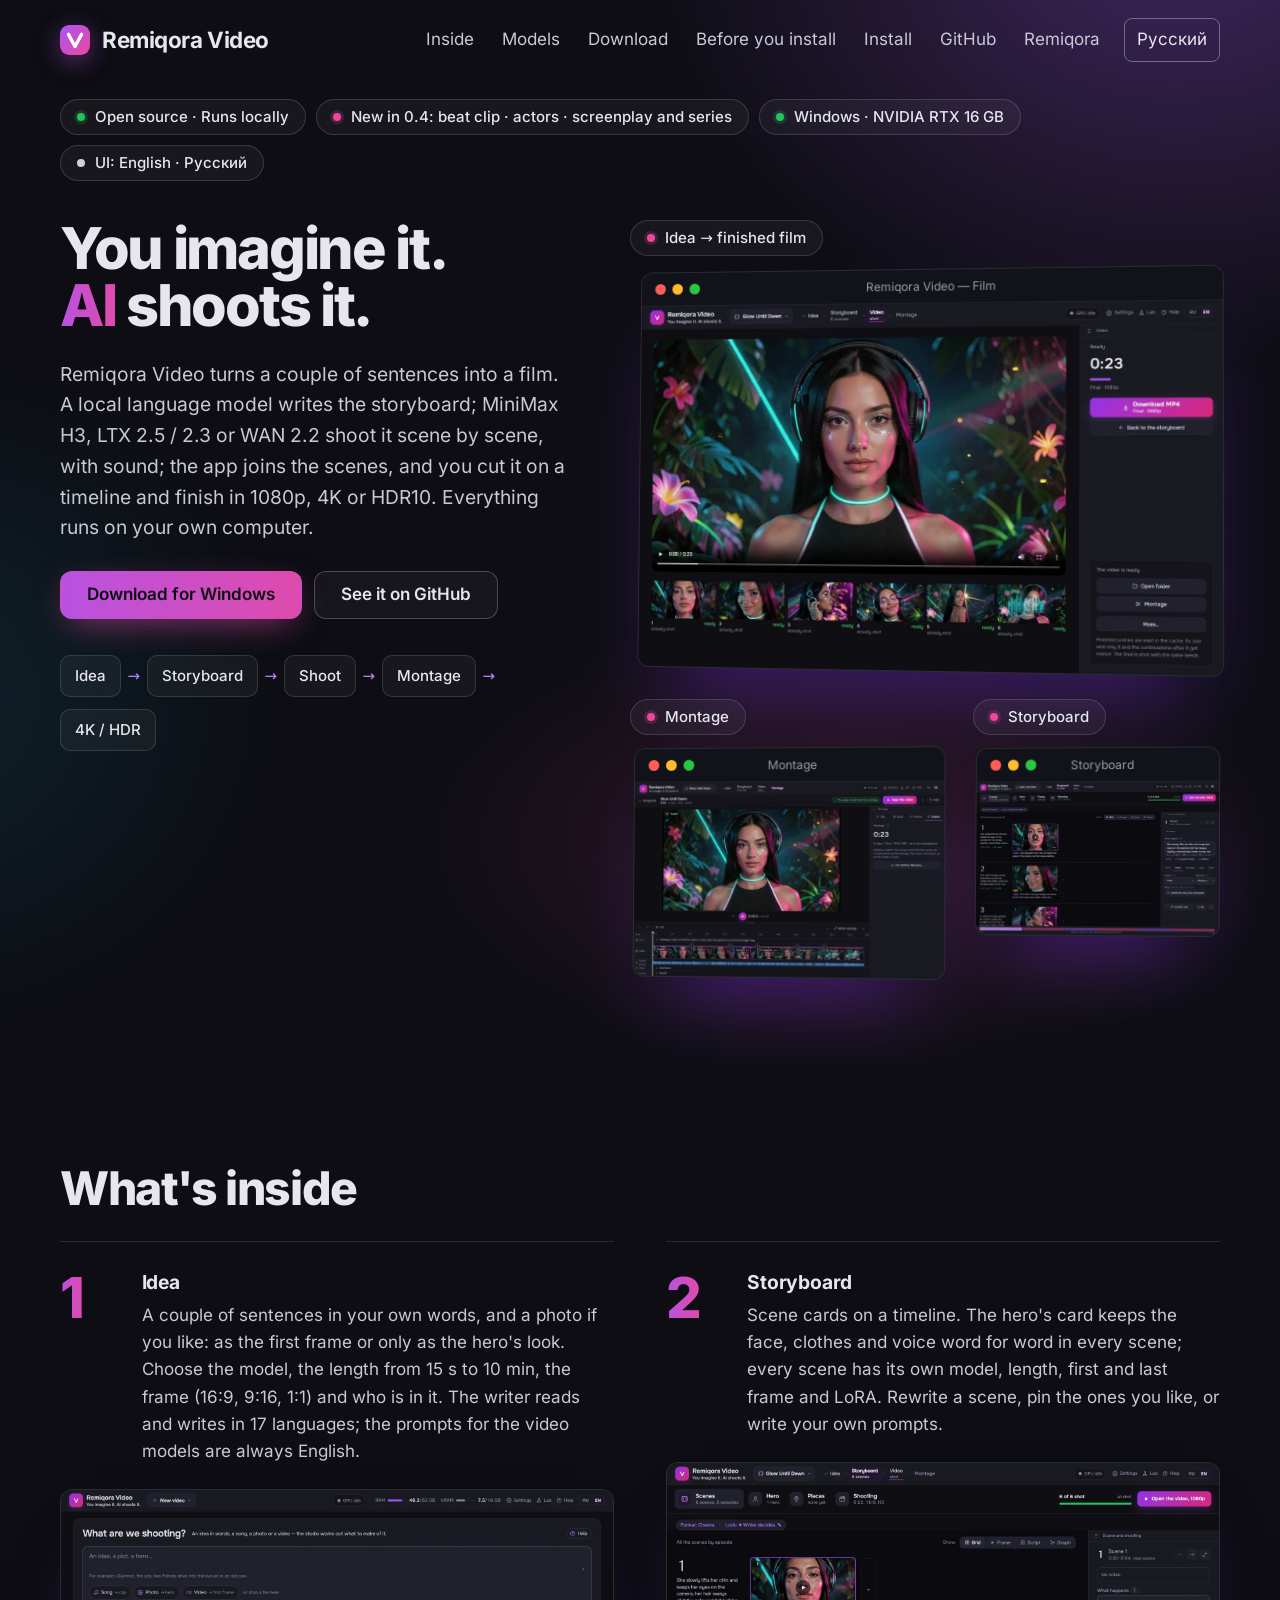
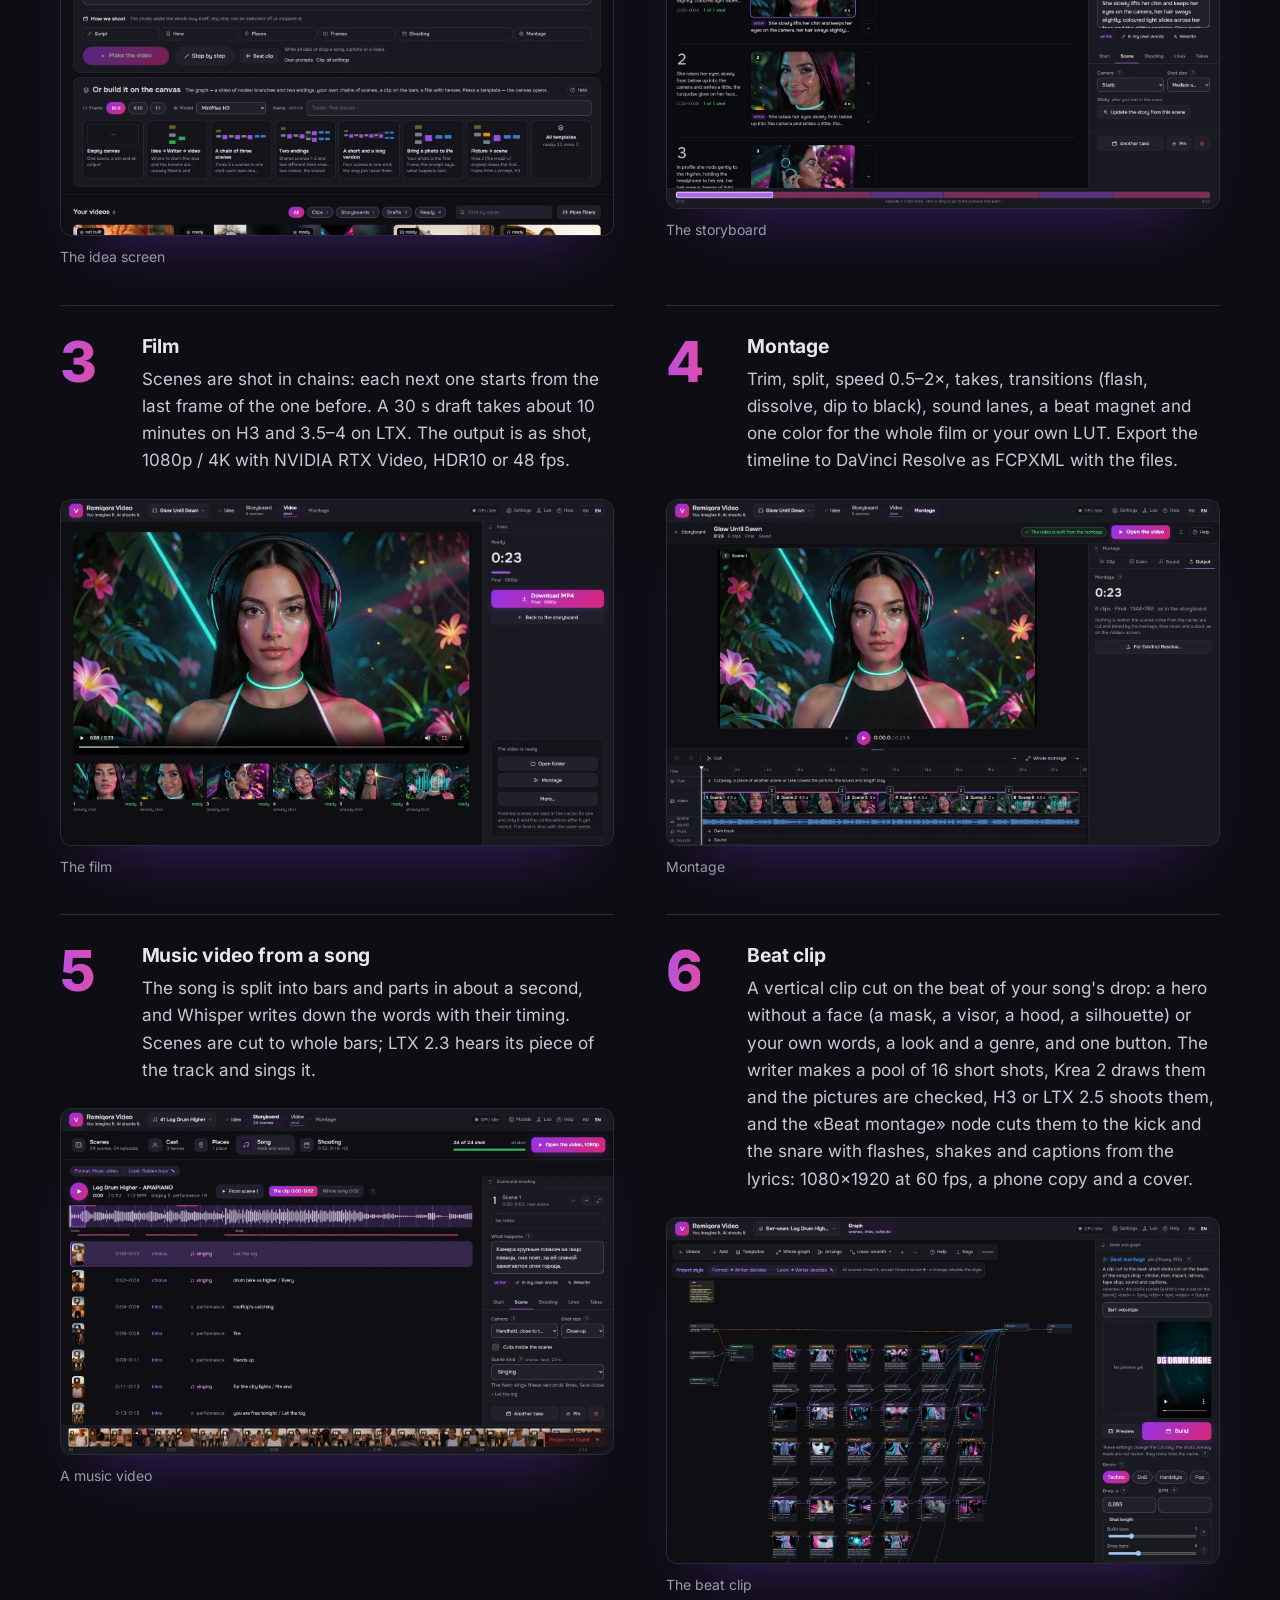
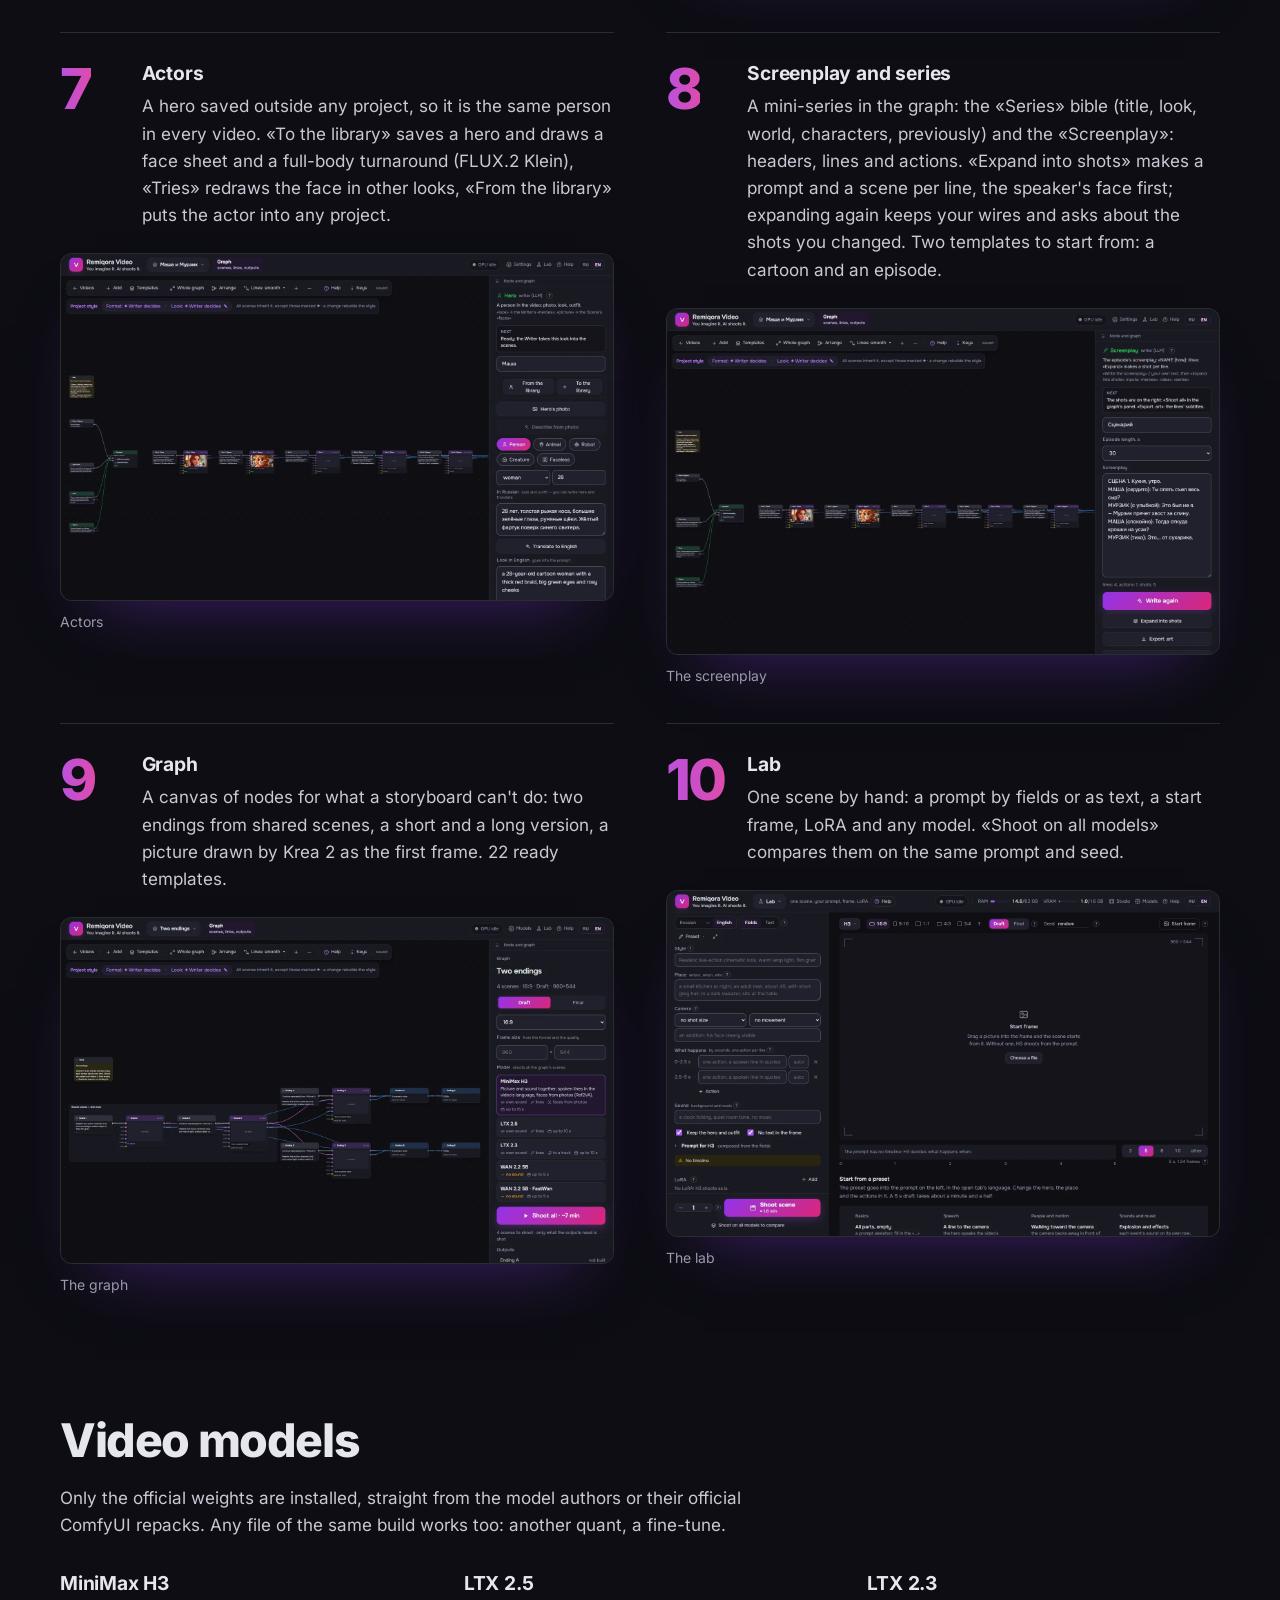
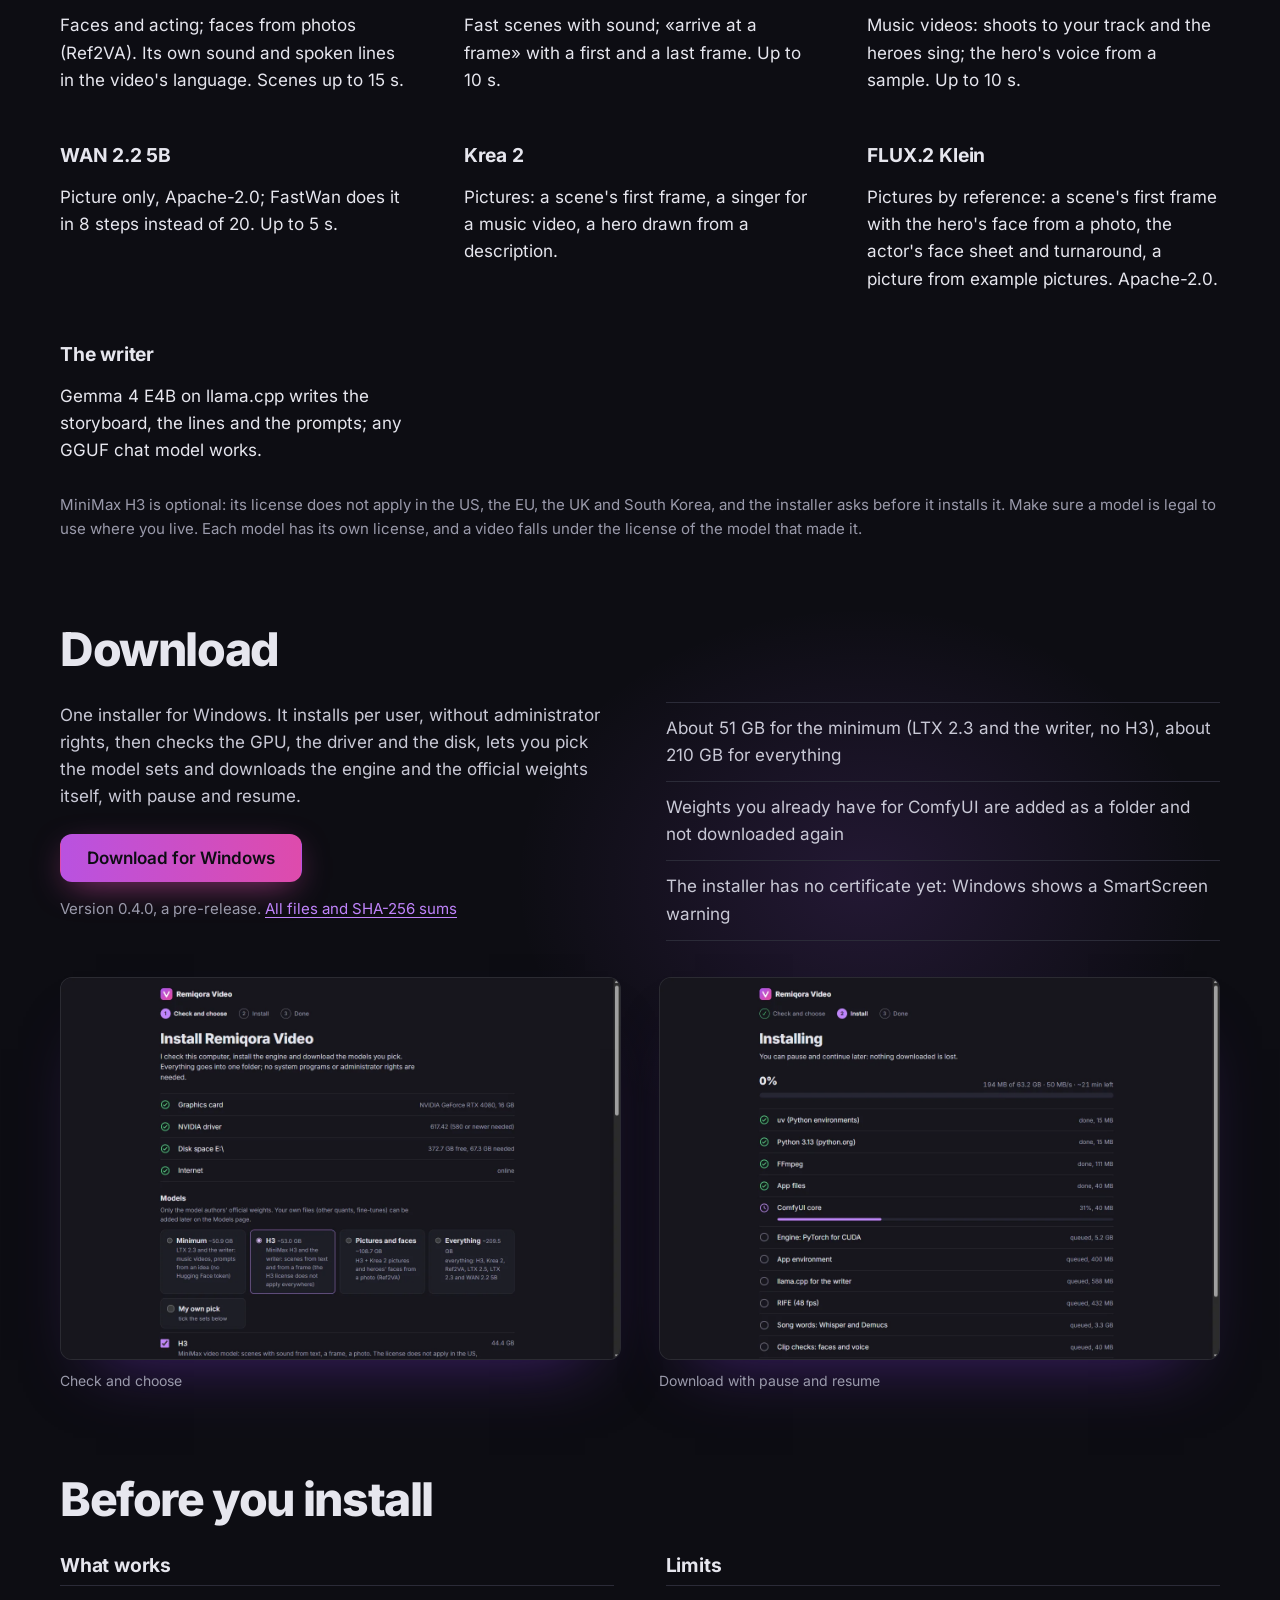
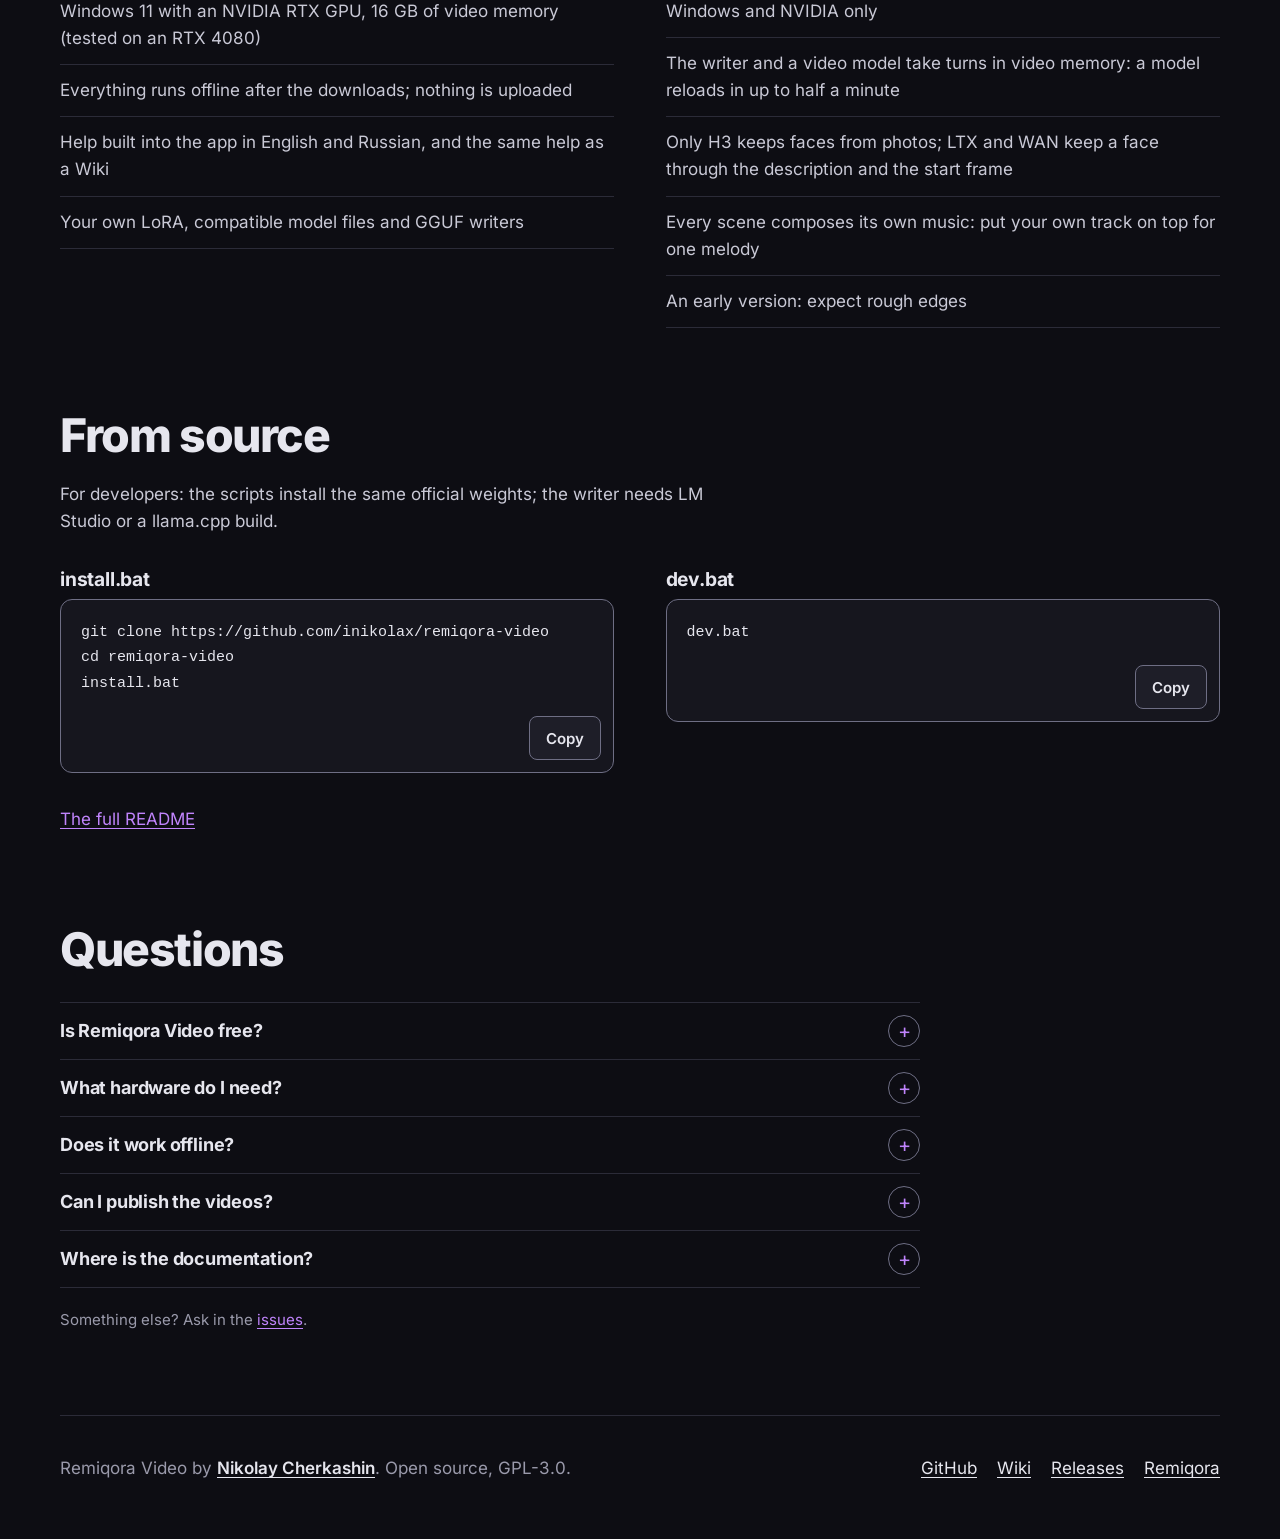
<file: video/index.html>
<!doctype html>
<html lang="en">
<head>
<meta charset="utf-8">
<meta name="viewport" content="width=device-width, initial-scale=1">
<title>Remiqora Video: local AI video studio with sound, storyboard and montage</title>
<meta name="description" content="Open-source AI video studio on your own GPU: a local writer turns an idea into a storyboard, MiniMax H3, LTX or WAN shoot it with sound, then montage, a node graph and a 4K finish.">
<meta name="color-scheme" content="dark">
<meta name="theme-color" content="#0d0d13">
<meta name="author" content="Nikolay Cherkashin">
<meta name="robots" content="index,follow,max-image-preview:large">
<link rel="canonical" href="https://remiqora.com/video/">
<link rel="alternate" hreflang="en" href="https://remiqora.com/video/">
<link rel="alternate" hreflang="ru" href="https://remiqora.com/ru/video/">
<link rel="alternate" hreflang="x-default" href="https://remiqora.com/video/">
<meta property="og:type" content="website">
<meta property="og:site_name" content="Remiqora">
<meta property="og:title" content="Remiqora Video: local AI video studio with sound, storyboard and montage">
<meta property="og:description" content="Open-source AI video studio on your own GPU: a local writer turns an idea into a storyboard, MiniMax H3, LTX or WAN shoot it with sound, then montage, a node graph and a 4K finish.">
<meta property="og:image" content="https://remiqora.com/video/social-preview.png">
<meta property="og:image:type" content="image/png">
<meta property="og:image:width" content="1280">
<meta property="og:image:height" content="640">
<meta property="og:image:alt" content="Remiqora Video: «You imagine it. AI shoots it.» next to the screens of a music video and the six models.">
<meta property="og:url" content="https://remiqora.com/video/">
<meta property="og:locale" content="en_US">
<meta property="og:locale:alternate" content="ru_RU">
<meta name="twitter:card" content="summary_large_image">
<meta name="twitter:title" content="Remiqora Video: local AI video studio with sound, storyboard and montage">
<meta name="twitter:description" content="Open-source AI video studio on your own GPU: a local writer turns an idea into a storyboard, MiniMax H3, LTX or WAN shoot it with sound, then montage, a node graph and a 4K finish.">
<meta name="twitter:image" content="https://remiqora.com/video/social-preview.png">
<meta name="twitter:image:alt" content="Remiqora Video: «You imagine it. AI shoots it.» next to the screens of a music video and the six models.">
<link rel="icon" href="logo.svg" type="image/svg+xml">
<link rel="preload" href="screenshots/en/03-film.webp" as="image" type="image/webp" fetchpriority="high">
<script type="application/ld+json">{"@context":"https://schema.org","@graph":[{"@type":"WebPage","@id":"https://remiqora.com/video/#webpage","url":"https://remiqora.com/video/","name":"Remiqora Video: local AI video studio with sound, storyboard and montage","description":"Open-source AI video studio on your own GPU: a local writer turns an idea into a storyboard, MiniMax H3, LTX or WAN shoot it with sound, then montage, a node graph and a 4K finish.","inLanguage":"en","isPartOf":{"@id":"https://remiqora.com/#website"},"about":{"@id":"https://remiqora.com/video/#app"},"author":{"@id":"https://remiqora.com/#author"},"primaryImageOfPage":{"@type":"ImageObject","url":"https://remiqora.com/video/social-preview.png","width":1280,"height":640}},{"@type":"SoftwareApplication","@id":"https://remiqora.com/video/#app","name":"Remiqora Video","url":"https://remiqora.com/video/","description":"Open-source AI video studio on your own GPU: a local writer turns an idea into a storyboard, MiniMax H3, LTX or WAN shoot it with sound, then montage, a node graph and a 4K finish.","inLanguage":"en","applicationCategory":"MultimediaApplication","applicationSubCategory":"Video production","operatingSystem":"Windows","softwareRequirements":"Windows 11 with an NVIDIA RTX GPU","memoryRequirements":"NVIDIA RTX GPU with 16 GB of video memory (RTX 4080 tested)","storageRequirements":"About 51 GB to 210 GB, depending on the model sets chosen at install","softwareVersion":"0.4.0","downloadUrl":"https://github.com/inikolax/remiqora-video/releases/tag/v0.4.0","image":"https://remiqora.com/video/social-preview.png","screenshot":["https://remiqora.com/video/screenshots/en/03-film.webp","https://remiqora.com/video/screenshots/en/02-storyboard.webp","https://remiqora.com/video/screenshots/en/05-montage.webp","https://remiqora.com/video/screenshots/en/graph-two-endings.webp","https://remiqora.com/video/screenshots/en/01-idea.webp"],"isAccessibleForFree":true,"offers":{"@type":"Offer","price":"0","priceCurrency":"USD"},"license":"https://github.com/inikolax/remiqora-video/blob/master/LICENSE","author":{"@id":"https://remiqora.com/#author"},"sameAs":["https://github.com/inikolax/remiqora-video"]},{"@type":"FAQPage","@id":"https://remiqora.com/video/#faq","inLanguage":"en","isPartOf":{"@id":"https://remiqora.com/video/#webpage"},"mainEntity":[{"@type":"Question","name":"Is Remiqora Video free?","acceptedAnswer":{"@type":"Answer","text":"Yes. The app is open source under GPL-3.0, with no account and no limits. It runs on your hardware; the only cost is electricity."}},{"@type":"Question","name":"What hardware do I need?","acceptedAnswer":{"@type":"Answer","text":"Windows 11 and an NVIDIA RTX card with 16 GB of video memory; it is tested on an RTX 4080. Plan for about 51 GB of disk for the minimum and about 210 GB for every model. No GPU like that? The models can run on a rented cloud GPU (RunPod) while the studio stays on your computer."}},{"@type":"Question","name":"Does it work offline?","acceptedAnswer":{"@type":"Answer","text":"After the one-time downloads, yes: the writer, the video models, montage and the finish all run on your computer."}},{"@type":"Question","name":"Can I publish the videos?","acceptedAnswer":{"@type":"Answer","text":"A video falls under the license of the model that made it: MiniMax H3 Community License, LTX-2 Community License (free under US $10M revenue), WAN 2.2 Apache-2.0. Check the current terms on the model's page, and never make videos of real people without their consent."}},{"@type":"Question","name":"Where is the documentation?","acceptedAnswer":{"@type":"Answer","text":"In the app: the Help button and a «?» by every field, in English and Russian, with 15 step-by-step scenarios. The same help is on the project's Wiki."}}]},{"@type":"Person","@id":"https://remiqora.com/#author","name":"Nikolay Cherkashin","url":"https://github.com/inikolax","sameAs":["https://github.com/inikolax"]}]}</script>
<link rel="preload" href="../assets/fonts/inter-latin.woff2" as="font" type="font/woff2" crossorigin>

<link rel="stylesheet" href="../assets/site.css">
</head>
<body>
<a class="skip" href="#main">Skip to content</a>
<header class="top wrap">
  <a class="brand" href="./" aria-label="Remiqora Video"><img src="logo.svg" width="30" height="30" alt=""><span>Remiqora Video</span></a>
  <nav aria-label="Main"><a href="#inside">Inside</a><a href="#models">Models</a><a href="#download">Download</a><a href="#limits">Before you install</a><a href="#install">Install</a><a href="https://github.com/inikolax/remiqora-video">GitHub</a><a class="product" href="../">Remiqora</a><a class="lang" href="../ru/video/" hreflang="ru" lang="ru">Русский</a></nav>
</header>
<main id="main">
  <section class="hero">
    <div class="wrap">
      <ul class="pills" role="list"><li class="pill"><span class="dot dot--ok" aria-hidden="true"></span>Open source · Runs locally</li><li class="pill"><span class="dot dot--pink" aria-hidden="true"></span>New in 0.4: beat clip · actors · screenplay and series</li><li class="pill"><span class="dot dot--ok" aria-hidden="true"></span>Windows · NVIDIA RTX 16 GB</li><li class="pill"><span class="dot" aria-hidden="true"></span>UI: English · Русский</li></ul>
      <div class="hero__grid">
      <div class="hero__copy">
        <h1><span class="visually-hidden">Remiqora Video. </span>You imagine it.<br><span class="grad">AI</span> shoots it.</h1>
        <p class="lead">Remiqora Video turns a couple of sentences into a film. A local language model writes the storyboard; MiniMax H3, LTX 2.5 / 2.3 or WAN 2.2 shoot it scene by scene, with sound; the app joins the scenes, and you cut it on a timeline and finish in 1080p, 4K or HDR10. Everything runs on your own computer.</p>
        <p class="actions"><a class="btn btn--primary" href="https://github.com/inikolax/remiqora-video/releases/download/v0.4.0/Remiqora-Video-Setup-0.4.0.exe">Download for Windows</a><a class="btn" href="https://github.com/inikolax/remiqora-video">See it on GitHub</a></p>
        <ol class="flow" aria-label="From idea to finished film"><li>Idea</li><li>Storyboard</li><li>Shoot</li><li>Montage</li><li>4K / HDR</li></ol>
      </div>
      <div class="hero__art"><figure class="card card--daw"><figcaption class="pill"><span class="dot dot--pink" aria-hidden="true"></span>Idea → finished film</figcaption><div class="win"><div class="win__bar" aria-hidden="true"><i></i><i></i><i></i><span>Remiqora Video — Film</span></div><div class="win__body"><img class="plain" src="screenshots/en/03-film.webp" width="1600" height="1000" alt="The film screen: the shot scenes in a row, the player and the finished output" fetchpriority="high"></div></div></figure><figure class="card card--rack"><figcaption class="pill"><span class="dot dot--pink" aria-hidden="true"></span>Montage</figcaption><div class="win"><div class="win__bar" aria-hidden="true"><i></i><i></i><i></i><span>Montage</span></div><div class="win__body"><img class="plain" src="screenshots/en/05-montage.webp" width="1600" height="1000" alt="The montage timeline with transitions, sound lanes and the film&#x27;s color" loading="lazy"></div></div></figure><figure class="card card--stems"><figcaption class="pill"><span class="dot dot--pink" aria-hidden="true"></span>Storyboard</figcaption><div class="win"><div class="win__bar" aria-hidden="true"><i></i><i></i><i></i><span>Storyboard</span></div><div class="win__body"><img class="plain" src="screenshots/en/02-storyboard.webp" width="1600" height="1000" alt="The storyboard: the hero&#x27;s card, the chains on a timeline and the scene cards" loading="lazy"></div></div></figure></div>
      </div>
    </div>
  </section>

  <section id="inside" class="wrap section">
    <h2>What&#x27;s inside</h2>
    <ol class="steps" role="list"><li class="step"><div class="step__text"><h3>Idea</h3><p>A couple of sentences in your own words, and a photo if you like: as the first frame or only as the hero&#x27;s look. Choose the model, the length from 15 s to 10 min, the frame (16:9, 9:16, 1:1) and who is in it. The writer reads and writes in 17 languages; the prompts for the video models are always English.</p></div><figure class="shot"><div class="frame"><img class="plain" src="screenshots/en/01-idea.webp" width="1600" height="1000" alt="The idea screen: the writer, the length, the frame and the videos made so far" loading="lazy"></div><figcaption>The idea screen</figcaption></figure></li><li class="step"><div class="step__text"><h3>Storyboard</h3><p>Scene cards on a timeline. The hero&#x27;s card keeps the face, clothes and voice word for word in every scene; every scene has its own model, length, first and last frame and LoRA. Rewrite a scene, pin the ones you like, or write your own prompts.</p></div><figure class="shot"><div class="frame"><img class="plain" src="screenshots/en/02-storyboard.webp" width="1600" height="1000" alt="The storyboard with the hero&#x27;s card, the timeline of chains and the scene cards" loading="lazy"></div><figcaption>The storyboard</figcaption></figure></li><li class="step"><div class="step__text"><h3>Film</h3><p>Scenes are shot in chains: each next one starts from the last frame of the one before. A 30 s draft takes about 10 minutes on H3 and 3.5–4 on LTX. The output is as shot, 1080p / 4K with NVIDIA RTX Video, HDR10 or 48 fps.</p></div><figure class="shot"><div class="frame"><img class="plain" src="screenshots/en/03-film.webp" width="1600" height="1000" alt="The film screen: the shot scenes, the output and the player" loading="lazy"></div><figcaption>The film</figcaption></figure></li><li class="step"><div class="step__text"><h3>Montage</h3><p>Trim, split, speed 0.5–2×, takes, transitions (flash, dissolve, dip to black), sound lanes, a beat magnet and one color for the whole film or your own LUT. Export the timeline to DaVinci Resolve as FCPXML with the files.</p></div><figure class="shot"><div class="frame"><img class="plain" src="screenshots/en/05-montage.webp" width="1600" height="1000" alt="The montage: the player, the timeline with transitions and sound, the film&#x27;s color" loading="lazy"></div><figcaption>Montage</figcaption></figure></li><li class="step"><div class="step__text"><h3>Music video from a song</h3><p>The song is split into bars and parts in about a second, and Whisper writes down the words with their timing. Scenes are cut to whole bars; LTX 2.3 hears its piece of the track and sings it.</p></div><figure class="shot"><div class="frame"><img class="plain" src="screenshots/en/04-music-video.webp" width="1600" height="1000" alt="A music video&#x27;s storyboard: the song&#x27;s parts and the scenes cut to its bars" loading="lazy"></div><figcaption>A music video</figcaption></figure></li><li class="step"><div class="step__text"><h3>Beat clip</h3><p>A vertical clip cut on the beat of your song&#x27;s drop: a hero without a face (a mask, a visor, a hood, a silhouette) or your own words, a look and a genre, and one button. The writer makes a pool of 16 short shots, Krea 2 draws them and the pictures are checked, H3 or LTX 2.5 shoots them, and the «Beat montage» node cuts them to the kick and the snare with flashes, shakes and captions from the lyrics: 1080×1920 at 60 fps, a phone copy and a cover.</p></div><figure class="shot"><div class="frame"><img class="plain" src="screenshots/en/11-beat-clip.webp" width="1600" height="1000" alt="The beat clip&#x27;s graph: the shot pool and the «Beat montage» panel with the genre, the drop and the bars" loading="lazy"></div><figcaption>The beat clip</figcaption></figure></li><li class="step"><div class="step__text"><h3>Actors</h3><p>A hero saved outside any project, so it is the same person in every video. «To the library» saves a hero and draws a face sheet and a full-body turnaround (FLUX.2 Klein), «Tries» redraws the face in other looks, «From the library» puts the actor into any project.</p></div><figure class="shot"><div class="frame"><img class="plain" src="screenshots/en/12-actors.webp" width="1600" height="1000" alt="The «Hero» node: to and from the library, the hero&#x27;s photo, who it is and the look" loading="lazy"></div><figcaption>Actors</figcaption></figure></li><li class="step"><div class="step__text"><h3>Screenplay and series</h3><p>A mini-series in the graph: the «Series» bible (title, look, world, characters, previously) and the «Screenplay»: headers, lines and actions. «Expand into shots» makes a prompt and a scene per line, the speaker&#x27;s face first; expanding again keeps your wires and asks about the shots you changed. Two templates to start from: a cartoon and an episode.</p></div><figure class="shot"><div class="frame"><img class="plain" src="screenshots/en/13-series.webp" width="1600" height="1000" alt="The «Screenplay» node: a scene with lines and an action, «Expand into shots» and the .srt export" loading="lazy"></div><figcaption>The screenplay</figcaption></figure></li><li class="step"><div class="step__text"><h3>Graph</h3><p>A canvas of nodes for what a storyboard can&#x27;t do: two endings from shared scenes, a short and a long version, a picture drawn by Krea 2 as the first frame. 22 ready templates.</p></div><figure class="shot"><div class="frame"><img class="plain" src="screenshots/en/graph-two-endings.webp" width="1600" height="1000" alt="Two endings: shared scenes and two branches to two outputs" loading="lazy"></div><figcaption>The graph</figcaption></figure></li><li class="step"><div class="step__text"><h3>Lab</h3><p>One scene by hand: a prompt by fields or as text, a start frame, LoRA and any model. «Shoot on all models» compares them on the same prompt and seed.</p></div><figure class="shot"><div class="frame"><img class="plain" src="screenshots/en/07-lab.webp" width="1600" height="1000" alt="The lab: one scene by hand on any model" loading="lazy"></div><figcaption>The lab</figcaption></figure></li></ol>
  </section>

  <section id="models" class="wrap section">
    <h2>Video models</h2>
    <p class="section__lead">Only the official weights are installed, straight from the model authors or their official ComfyUI repacks. Any file of the same build works too: another quant, a fine-tune.</p>
    <div class="cols cols--3"><div><h3>MiniMax H3</h3><p>Faces and acting; faces from photos (Ref2VA). Its own sound and spoken lines in the video&#x27;s language. Scenes up to 15 s.</p></div><div><h3>LTX 2.5</h3><p>Fast scenes with sound; «arrive at a frame» with a first and a last frame. Up to 10 s.</p></div><div><h3>LTX 2.3</h3><p>Music videos: shoots to your track and the heroes sing; the hero&#x27;s voice from a sample. Up to 10 s.</p></div><div><h3>WAN 2.2 5B</h3><p>Picture only, Apache-2.0; FastWan does it in 8 steps instead of 20. Up to 5 s.</p></div><div><h3>Krea 2</h3><p>Pictures: a scene&#x27;s first frame, a singer for a music video, a hero drawn from a description.</p></div><div><h3>FLUX.2 Klein</h3><p>Pictures by reference: a scene&#x27;s first frame with the hero&#x27;s face from a photo, the actor&#x27;s face sheet and turnaround, a picture from example pictures. Apache-2.0.</p></div><div><h3>The writer</h3><p>Gemma 4 E4B on llama.cpp writes the storyboard, the lines and the prompts; any GGUF chat model works.</p></div></div>
    <p class="note">MiniMax H3 is optional: its license does not apply in the US, the EU, the UK and South Korea, and the installer asks before it installs it. Make sure a model is legal to use where you live. Each model has its own license, and a video falls under the license of the model that made it.</p>
  </section>

  <section id="download" class="wrap section desktop">
    <div class="desktop__text">
      <h2>Download</h2>
      <p>One installer for Windows. It installs per user, without administrator rights, then checks the GPU, the driver and the disk, lets you pick the model sets and downloads the engine and the official weights itself, with pause and resume.</p>
      <p class="actions"><a class="btn btn--primary" href="https://github.com/inikolax/remiqora-video/releases/download/v0.4.0/Remiqora-Video-Setup-0.4.0.exe">Download for Windows</a></p>
      <p class="note">Version 0.4.0, a pre-release. <a href="https://github.com/inikolax/remiqora-video/releases/tag/v0.4.0">All files and SHA-256 sums</a></p>
      <ul class="plain"><li>About 51 GB for the minimum (LTX 2.3 and the writer, no H3), about 210 GB for everything</li><li>Weights you already have for ComfyUI are added as a folder and not downloaded again</li><li>The installer has no certificate yet: Windows shows a SmartScreen warning</li></ul>
    </div>
    <div class="desktop__shots"><figure class="shot"><div class="frame"><img class="plain" src="screenshots/en/09-installer.webp" width="1320" height="900" alt="The installer: the computer check and the choice of model sets" loading="lazy"></div><figcaption>Check and choose</figcaption></figure><figure class="shot"><div class="frame"><img class="plain" src="screenshots/en/10-installer-download.webp" width="1320" height="900" alt="The installer: downloading the engine and the sets, with pause and resume" loading="lazy"></div><figcaption>Download with pause and resume</figcaption></figure></div>
  </section>

  <section id="limits" class="wrap section">
    <h2>Before you install</h2>
    <div class="cols">
      <div><h3>What works</h3><ul class="plain"><li>Windows 11 with an NVIDIA RTX GPU, 16 GB of video memory (tested on an RTX 4080)</li><li>Everything runs offline after the downloads; nothing is uploaded</li><li>Help built into the app in English and Russian, and the same help as a Wiki</li><li>Your own LoRA, compatible model files and GGUF writers</li></ul></div>
      <div><h3>Limits</h3><ul class="plain"><li>Windows and NVIDIA only</li><li>The writer and a video model take turns in video memory: a model reloads in up to half a minute</li><li>Only H3 keeps faces from photos; LTX and WAN keep a face through the description and the start frame</li><li>Every scene composes its own music: put your own track on top for one melody</li><li>An early version: expect rough edges</li></ul></div>
    </div>
  </section>

  <section id="install" class="wrap section">
    <h2>From source</h2>
    <p class="section__lead">For developers: the scripts install the same official weights; the writer needs LM Studio or a llama.cpp build.</p>
    <div class="cols">
      <div><h3>install.bat</h3><div class="code"><pre id="cmd-src" tabindex="0" role="region" aria-label="install.bat"><code>git clone https://github.com/inikolax/remiqora-video
cd remiqora-video
install.bat</code></pre><button type="button" class="copy" data-target="cmd-src" data-copied="Copied" data-label="Copy">Copy</button></div></div>
      <div><h3>dev.bat</h3><div class="code"><pre id="cmd-run" tabindex="0" role="region" aria-label="dev.bat"><code>dev.bat</code></pre><button type="button" class="copy" data-target="cmd-run" data-copied="Copied" data-label="Copy">Copy</button></div></div>
    </div>
    <p class="more"><a href="https://github.com/inikolax/remiqora-video#readme">The full README</a></p>
    <p class="visually-hidden" id="copy-status" role="status" aria-live="polite"></p>
  </section>

  <section id="faq" class="wrap section faq" aria-labelledby="faq-h">
    <h2 id="faq-h">Questions</h2>
    <div class="faq__list"><details class="qa"><summary><h3>Is Remiqora Video free?</h3></summary><p>Yes. The app is open source under GPL-3.0, with no account and no limits. It runs on your hardware; the only cost is electricity.</p></details><details class="qa"><summary><h3>What hardware do I need?</h3></summary><p>Windows 11 and an NVIDIA RTX card with 16 GB of video memory; it is tested on an RTX 4080. Plan for about 51 GB of disk for the minimum and about 210 GB for every model. No GPU like that? The models can run on a rented cloud GPU (RunPod) while the studio stays on your computer.</p></details><details class="qa"><summary><h3>Does it work offline?</h3></summary><p>After the one-time downloads, yes: the writer, the video models, montage and the finish all run on your computer.</p></details><details class="qa"><summary><h3>Can I publish the videos?</h3></summary><p>A video falls under the license of the model that made it: MiniMax H3 Community License, LTX-2 Community License (free under US $10M revenue), WAN 2.2 Apache-2.0. Check the current terms on the model&#x27;s page, and never make videos of real people without their consent.</p></details><details class="qa"><summary><h3>Where is the documentation?</h3></summary><p>In the app: the Help button and a «?» by every field, in English and Russian, with 15 step-by-step scenarios. The same help is on the project&#x27;s Wiki.</p></details></div>
    <p class="note">Something else? Ask in the <a href="https://github.com/inikolax/remiqora-video/issues">issues</a>.</p>
  </section>
</main>
<footer class="wrap foot">
  <p>Remiqora Video by <a href="https://github.com/inikolax" rel="author">Nikolay Cherkashin</a>. Open source, GPL-3.0.</p>
  <nav aria-label="Links"><a href="https://github.com/inikolax/remiqora-video">GitHub</a><a href="https://github.com/inikolax/remiqora-video/wiki">Wiki</a><a href="https://github.com/inikolax/remiqora-video/releases">Releases</a><a href="../">Remiqora</a></nav>
</footer>
<script src="../assets/site.js" defer></script>
</body>
</html>
</file>
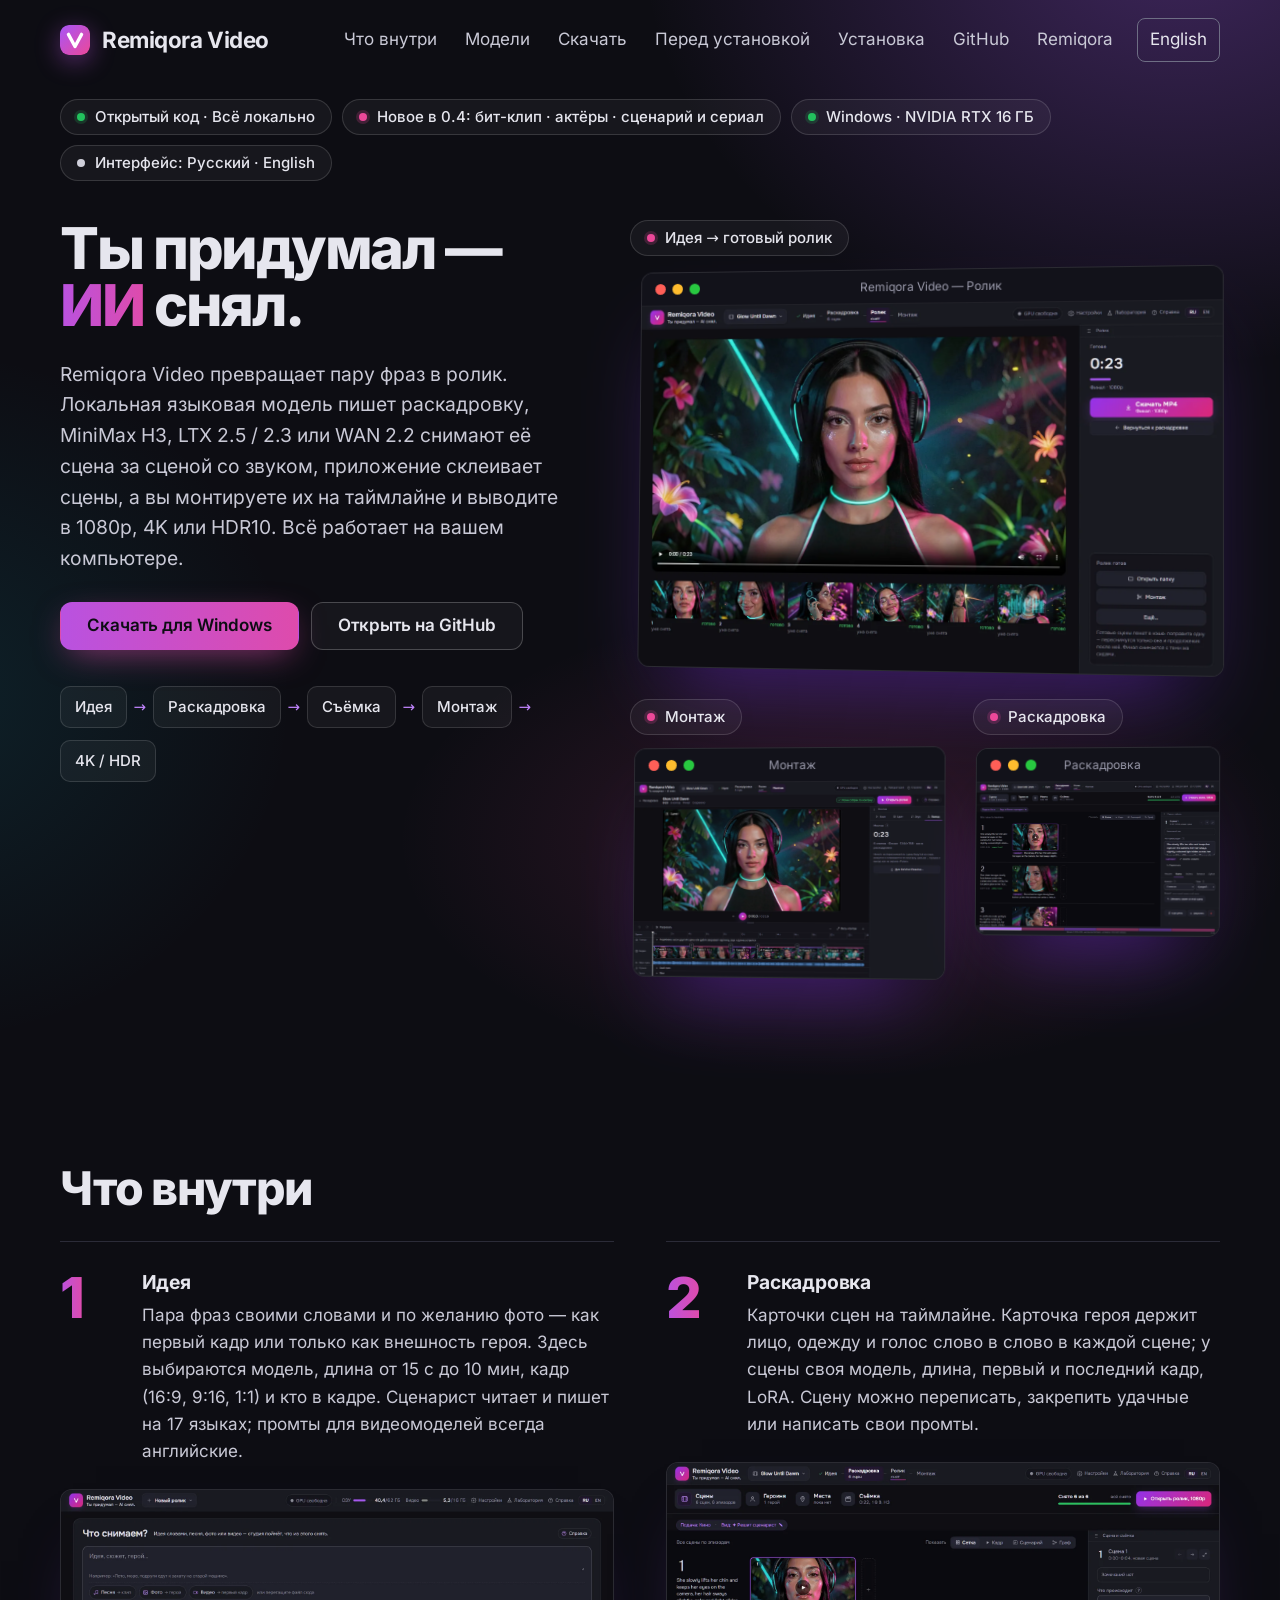
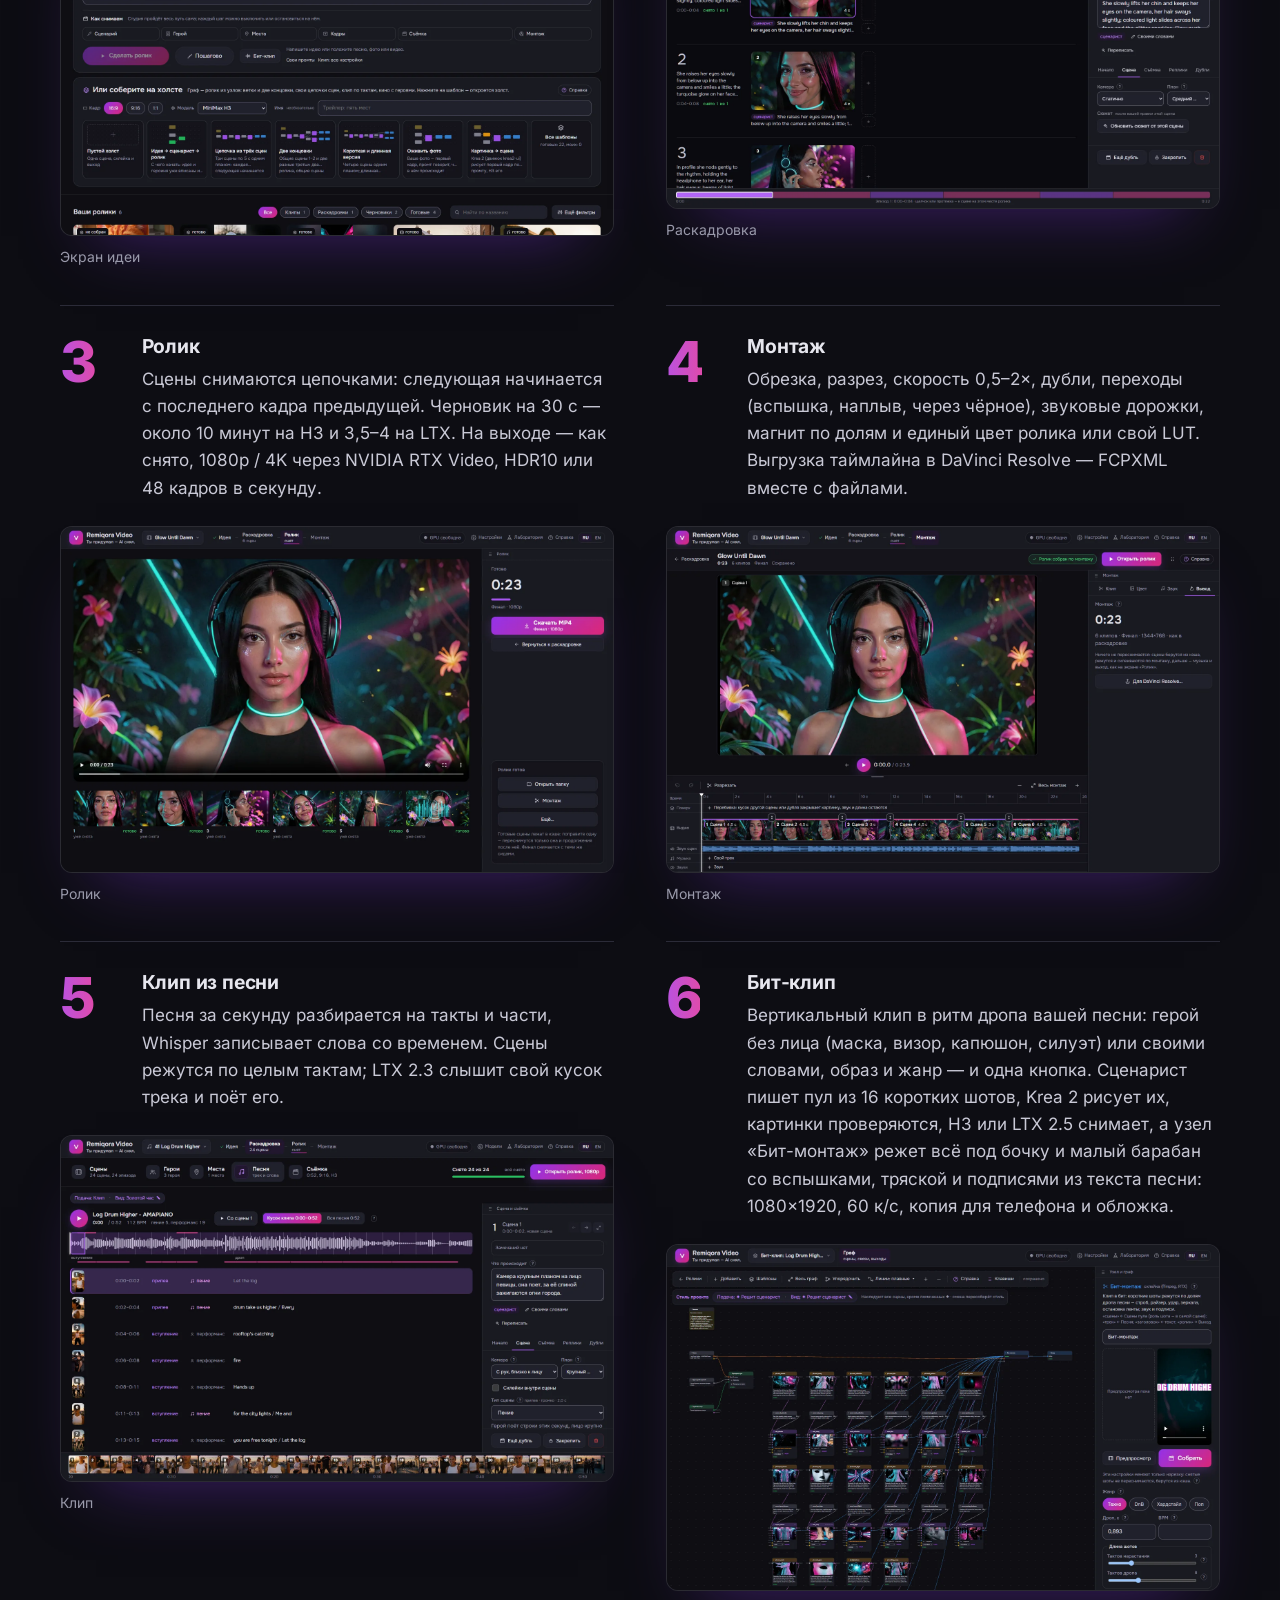
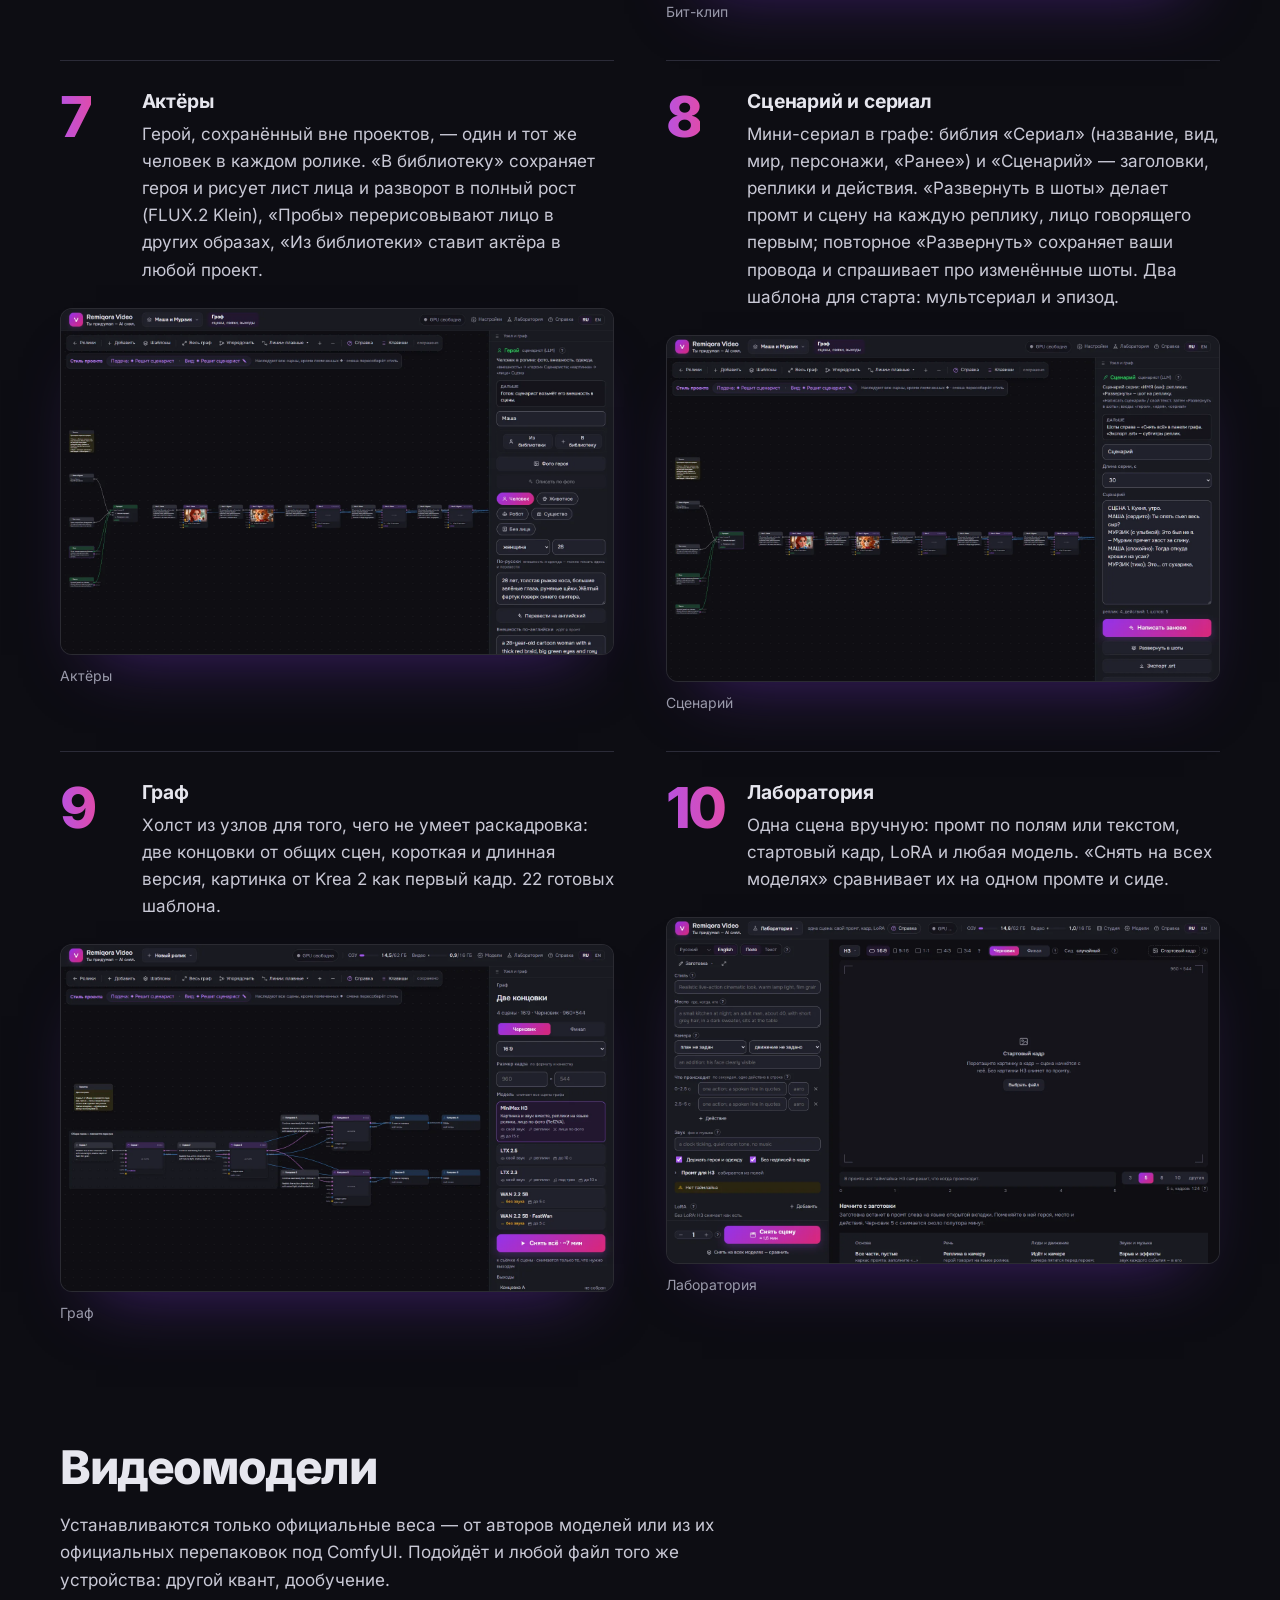
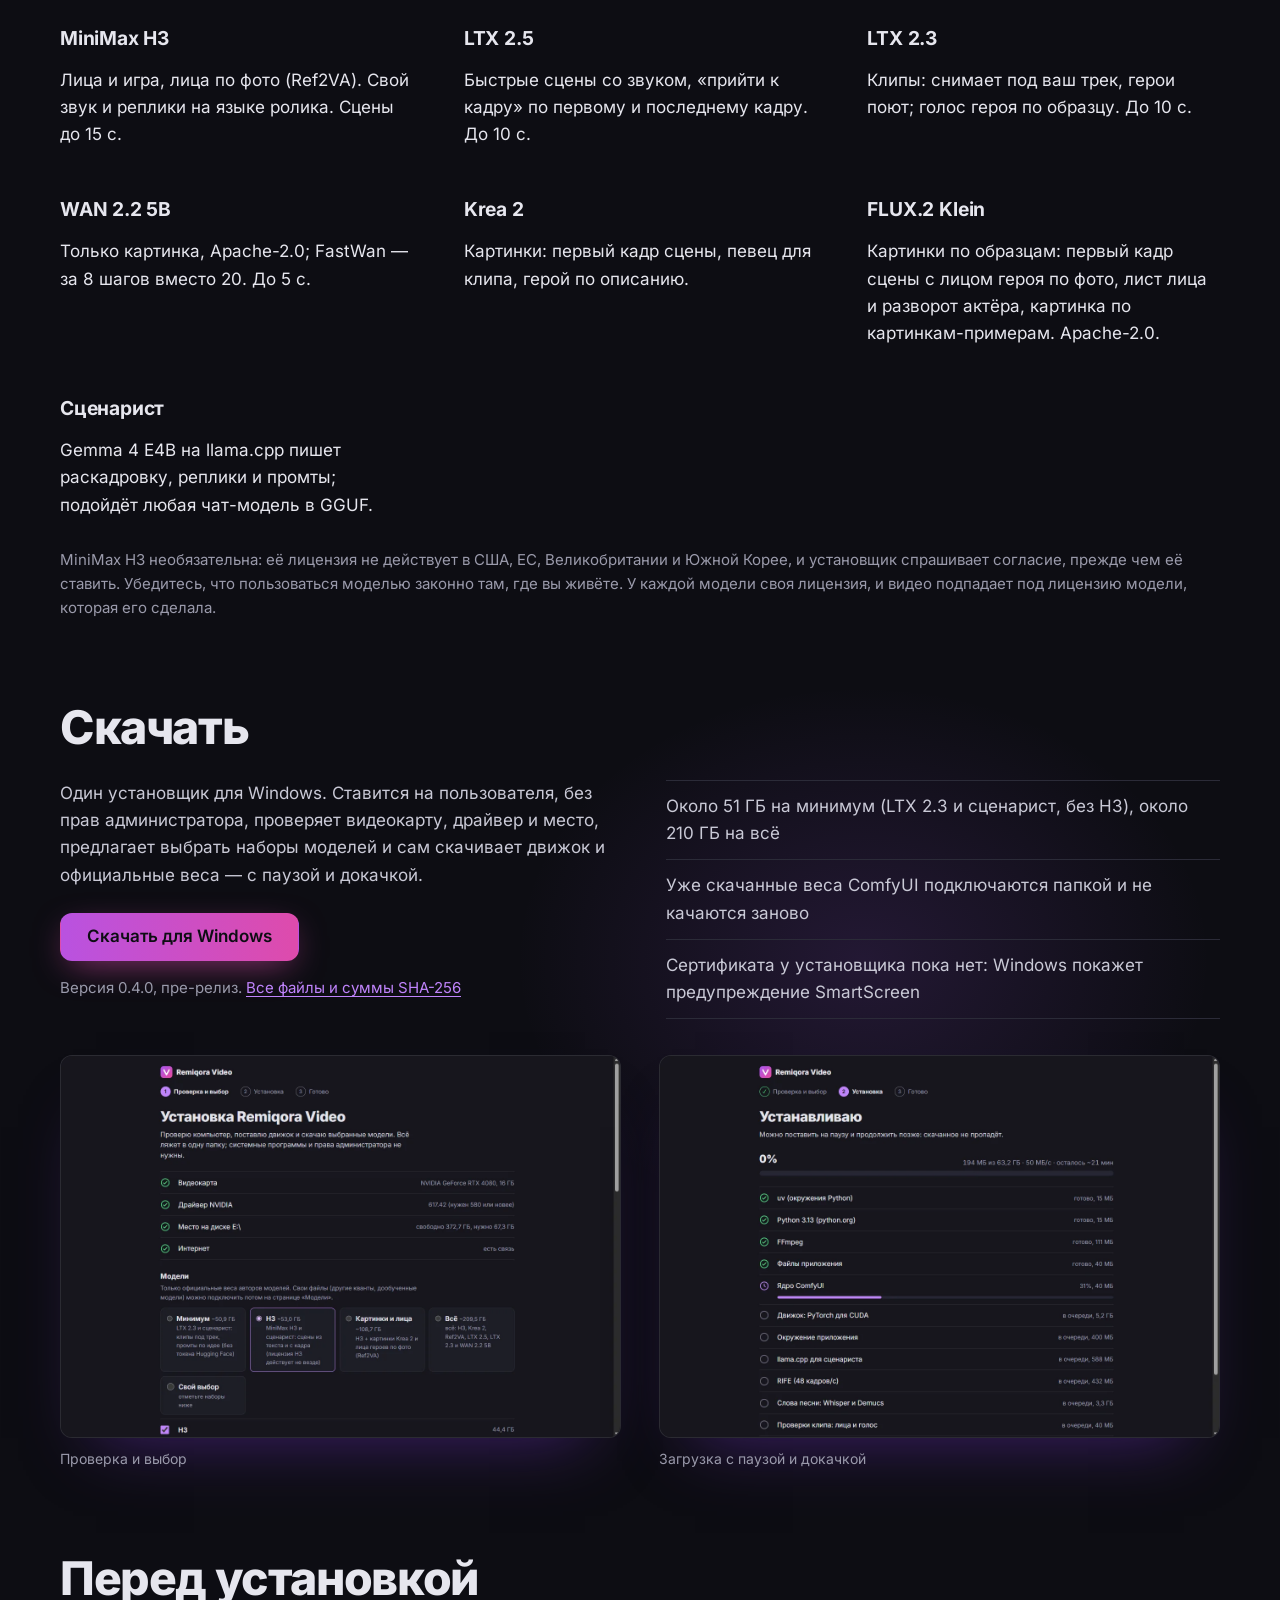
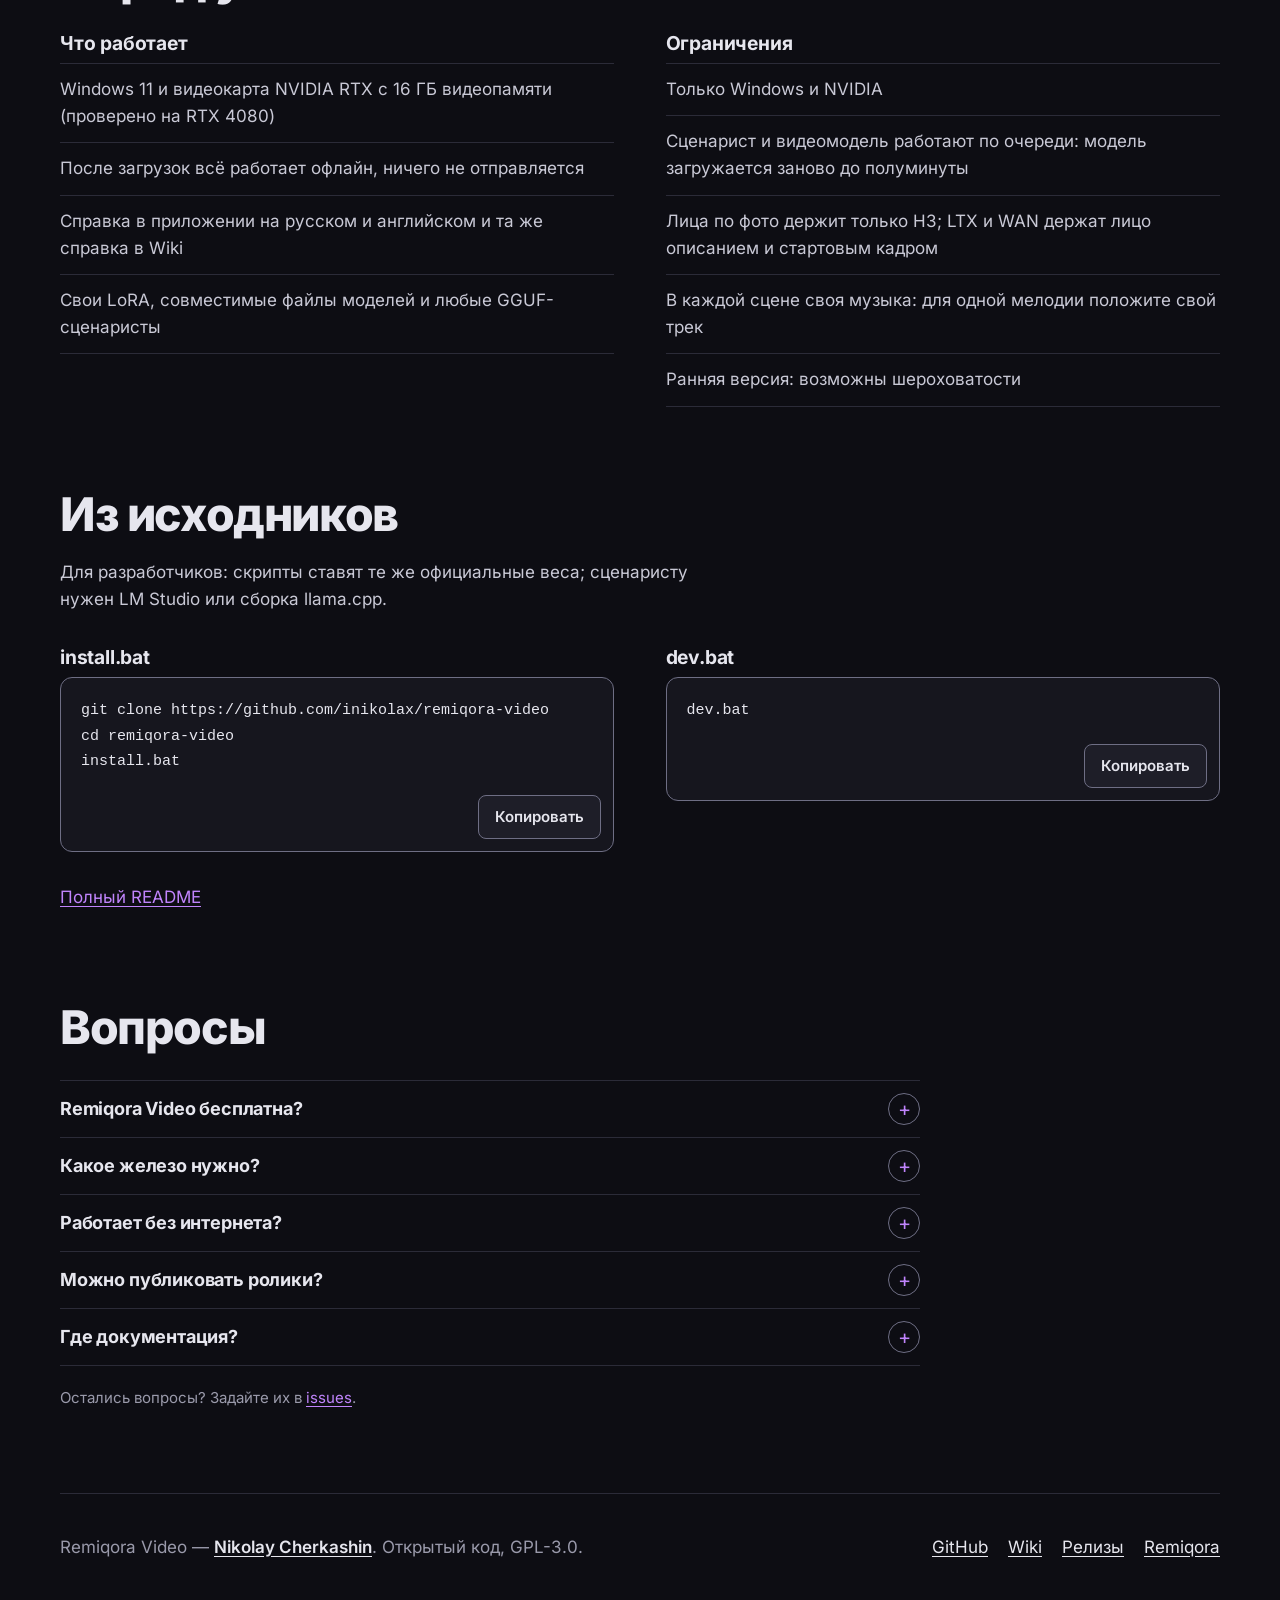
<file: ru/video/index.html>
<!doctype html>
<html lang="ru">
<head>
<meta charset="utf-8">
<meta name="viewport" content="width=device-width, initial-scale=1">
<title>Remiqora Video: локальная видеостудия на ИИ со звуком, раскадровкой и монтажом</title>
<meta name="description" content="Видеостудия на ИИ с открытым кодом на вашей видеокарте: сценарист превращает идею в раскадровку, MiniMax H3, LTX или WAN снимают её со звуком, дальше монтаж, граф и финал в 4K.">
<meta name="color-scheme" content="dark">
<meta name="theme-color" content="#0d0d13">
<meta name="author" content="Nikolay Cherkashin">
<meta name="robots" content="index,follow,max-image-preview:large">
<link rel="canonical" href="https://remiqora.com/ru/video/">
<link rel="alternate" hreflang="en" href="https://remiqora.com/video/">
<link rel="alternate" hreflang="ru" href="https://remiqora.com/ru/video/">
<link rel="alternate" hreflang="x-default" href="https://remiqora.com/video/">
<meta property="og:type" content="website">
<meta property="og:site_name" content="Remiqora">
<meta property="og:title" content="Remiqora Video: локальная видеостудия на ИИ со звуком, раскадровкой и монтажом">
<meta property="og:description" content="Видеостудия на ИИ с открытым кодом на вашей видеокарте: сценарист превращает идею в раскадровку, MiniMax H3, LTX или WAN снимают её со звуком, дальше монтаж, граф и финал в 4K.">
<meta property="og:image" content="https://remiqora.com/video/social-preview-ru.png">
<meta property="og:image:type" content="image/png">
<meta property="og:image:width" content="1280">
<meta property="og:image:height" content="640">
<meta property="og:image:alt" content="Remiqora Video: «Ты придумал — ИИ снял» рядом с экранами клипа и шестью моделями.">
<meta property="og:url" content="https://remiqora.com/ru/video/">
<meta property="og:locale" content="ru_RU">
<meta property="og:locale:alternate" content="en_US">
<meta name="twitter:card" content="summary_large_image">
<meta name="twitter:title" content="Remiqora Video: локальная видеостудия на ИИ со звуком, раскадровкой и монтажом">
<meta name="twitter:description" content="Видеостудия на ИИ с открытым кодом на вашей видеокарте: сценарист превращает идею в раскадровку, MiniMax H3, LTX или WAN снимают её со звуком, дальше монтаж, граф и финал в 4K.">
<meta name="twitter:image" content="https://remiqora.com/video/social-preview-ru.png">
<meta name="twitter:image:alt" content="Remiqora Video: «Ты придумал — ИИ снял» рядом с экранами клипа и шестью моделями.">
<link rel="icon" href="../../video/logo.svg" type="image/svg+xml">
<link rel="preload" href="../../video/screenshots/03-film.webp" as="image" type="image/webp" fetchpriority="high">
<script type="application/ld+json">{"@context":"https://schema.org","@graph":[{"@type":"WebPage","@id":"https://remiqora.com/ru/video/#webpage","url":"https://remiqora.com/ru/video/","name":"Remiqora Video: локальная видеостудия на ИИ со звуком, раскадровкой и монтажом","description":"Видеостудия на ИИ с открытым кодом на вашей видеокарте: сценарист превращает идею в раскадровку, MiniMax H3, LTX или WAN снимают её со звуком, дальше монтаж, граф и финал в 4K.","inLanguage":"ru","isPartOf":{"@id":"https://remiqora.com/#website"},"about":{"@id":"https://remiqora.com/video/#app"},"author":{"@id":"https://remiqora.com/#author"},"primaryImageOfPage":{"@type":"ImageObject","url":"https://remiqora.com/video/social-preview-ru.png","width":1280,"height":640}},{"@type":"SoftwareApplication","@id":"https://remiqora.com/video/#app","name":"Remiqora Video","url":"https://remiqora.com/video/","description":"Видеостудия на ИИ с открытым кодом на вашей видеокарте: сценарист превращает идею в раскадровку, MiniMax H3, LTX или WAN снимают её со звуком, дальше монтаж, граф и финал в 4K.","inLanguage":"ru","applicationCategory":"MultimediaApplication","applicationSubCategory":"Video production","operatingSystem":"Windows","softwareRequirements":"Windows 11 with an NVIDIA RTX GPU","memoryRequirements":"NVIDIA RTX GPU with 16 GB of video memory (RTX 4080 tested)","storageRequirements":"About 51 GB to 210 GB, depending on the model sets chosen at install","softwareVersion":"0.4.0","downloadUrl":"https://github.com/inikolax/remiqora-video/releases/tag/v0.4.0","image":"https://remiqora.com/video/social-preview-ru.png","screenshot":["https://remiqora.com/video/screenshots/03-film.webp","https://remiqora.com/video/screenshots/02-storyboard.webp","https://remiqora.com/video/screenshots/05-montage.webp","https://remiqora.com/video/screenshots/graph-two-endings.webp","https://remiqora.com/video/screenshots/01-idea.webp"],"isAccessibleForFree":true,"offers":{"@type":"Offer","price":"0","priceCurrency":"USD"},"license":"https://github.com/inikolax/remiqora-video/blob/master/LICENSE","author":{"@id":"https://remiqora.com/#author"},"sameAs":["https://github.com/inikolax/remiqora-video"]},{"@type":"FAQPage","@id":"https://remiqora.com/ru/video/#faq","inLanguage":"ru","isPartOf":{"@id":"https://remiqora.com/ru/video/#webpage"},"mainEntity":[{"@type":"Question","name":"Remiqora Video бесплатна?","acceptedAnswer":{"@type":"Answer","text":"Да. Код открыт под GPL-3.0, без аккаунта и ограничений. Всё работает на вашем железе, платите только за электричество."}},{"@type":"Question","name":"Какое железо нужно?","acceptedAnswer":{"@type":"Answer","text":"Windows 11 и видеокарта NVIDIA RTX с 16 ГБ видеопамяти; проверено на RTX 4080. На диске — около 51 ГБ на минимум и около 210 ГБ на все модели. Нет такой видеокарты — модели могут работать на арендованной облачной (RunPod), а студия останется на вашем компьютере."}},{"@type":"Question","name":"Работает без интернета?","acceptedAnswer":{"@type":"Answer","text":"После разовой загрузки — да: сценарист, видеомодели, монтаж и финал работают на вашем компьютере."}},{"@type":"Question","name":"Можно публиковать ролики?","acceptedAnswer":{"@type":"Answer","text":"Видео подпадает под лицензию модели, которая его сделала: MiniMax H3 Community License, LTX-2 Community License (бесплатно при выручке до $10 млн), WAN 2.2 — Apache-2.0. Проверяйте актуальные условия на странице модели и не создавайте видео с реальными людьми без их согласия."}},{"@type":"Question","name":"Где документация?","acceptedAnswer":{"@type":"Answer","text":"В приложении: кнопка «Справка» и «?» у каждого поля, на русском и английском, плюс 15 сценариев по шагам. Та же справка есть в Wiki проекта."}}]},{"@type":"Person","@id":"https://remiqora.com/#author","name":"Nikolay Cherkashin","url":"https://github.com/inikolax","sameAs":["https://github.com/inikolax"]}]}</script>
<link rel="preload" href="../../assets/fonts/inter-latin.woff2" as="font" type="font/woff2" crossorigin>
<link rel="preload" href="../../assets/fonts/inter-cyrillic.woff2" as="font" type="font/woff2" crossorigin>
<link rel="stylesheet" href="../../assets/site.css">
</head>
<body>
<a class="skip" href="#main">Перейти к содержимому</a>
<header class="top wrap">
  <a class="brand" href="./" aria-label="Remiqora Video"><img src="../../video/logo.svg" width="30" height="30" alt=""><span>Remiqora Video</span></a>
  <nav aria-label="Главное"><a href="#inside">Что внутри</a><a href="#models">Модели</a><a href="#download">Скачать</a><a href="#limits">Перед установкой</a><a href="#install">Установка</a><a href="https://github.com/inikolax/remiqora-video">GitHub</a><a class="product" href="../">Remiqora</a><a class="lang" href="../../video/" hreflang="en" lang="en">English</a></nav>
</header>
<main id="main">
  <section class="hero">
    <div class="wrap">
      <ul class="pills" role="list"><li class="pill"><span class="dot dot--ok" aria-hidden="true"></span>Открытый код · Всё локально</li><li class="pill"><span class="dot dot--pink" aria-hidden="true"></span>Новое в 0.4: бит-клип · актёры · сценарий и сериал</li><li class="pill"><span class="dot dot--ok" aria-hidden="true"></span>Windows · NVIDIA RTX 16 ГБ</li><li class="pill"><span class="dot" aria-hidden="true"></span>Интерфейс: Русский · English</li></ul>
      <div class="hero__grid">
      <div class="hero__copy">
        <h1><span class="visually-hidden">Remiqora Video. </span>Ты придумал —<br><span class="grad">ИИ</span> снял.</h1>
        <p class="lead">Remiqora Video превращает пару фраз в ролик. Локальная языковая модель пишет раскадровку, MiniMax H3, LTX 2.5 / 2.3 или WAN 2.2 снимают её сцена за сценой со звуком, приложение склеивает сцены, а вы монтируете их на таймлайне и выводите в 1080p, 4K или HDR10. Всё работает на вашем компьютере.</p>
        <p class="actions"><a class="btn btn--primary" href="https://github.com/inikolax/remiqora-video/releases/download/v0.4.0/Remiqora-Video-Setup-0.4.0.exe">Скачать для Windows</a><a class="btn" href="https://github.com/inikolax/remiqora-video">Открыть на GitHub</a></p>
        <ol class="flow" aria-label="От идеи до готового ролика"><li>Идея</li><li>Раскадровка</li><li>Съёмка</li><li>Монтаж</li><li>4K / HDR</li></ol>
      </div>
      <div class="hero__art"><figure class="card card--daw"><figcaption class="pill"><span class="dot dot--pink" aria-hidden="true"></span>Идея → готовый ролик</figcaption><div class="win"><div class="win__bar" aria-hidden="true"><i></i><i></i><i></i><span>Remiqora Video — Ролик</span></div><div class="win__body"><img class="plain" src="../../video/screenshots/03-film.webp" width="1600" height="1000" alt="Экран ролика: снятые сцены подряд, плеер и готовый выход" fetchpriority="high"></div></div></figure><figure class="card card--rack"><figcaption class="pill"><span class="dot dot--pink" aria-hidden="true"></span>Монтаж</figcaption><div class="win"><div class="win__bar" aria-hidden="true"><i></i><i></i><i></i><span>Монтаж</span></div><div class="win__body"><img class="plain" src="../../video/screenshots/05-montage.webp" width="1600" height="1000" alt="Таймлайн монтажа с переходами, звуковыми дорожками и цветом ролика" loading="lazy"></div></div></figure><figure class="card card--stems"><figcaption class="pill"><span class="dot dot--pink" aria-hidden="true"></span>Раскадровка</figcaption><div class="win"><div class="win__bar" aria-hidden="true"><i></i><i></i><i></i><span>Раскадровка</span></div><div class="win__body"><img class="plain" src="../../video/screenshots/02-storyboard.webp" width="1600" height="1000" alt="Раскадровка: карточка героя, цепочки на таймлайне и карточки сцен" loading="lazy"></div></div></figure></div>
      </div>
    </div>
  </section>

  <section id="inside" class="wrap section">
    <h2>Что внутри</h2>
    <ol class="steps" role="list"><li class="step"><div class="step__text"><h3>Идея</h3><p>Пара фраз своими словами и по желанию фото — как первый кадр или только как внешность героя. Здесь выбираются модель, длина от 15 с до 10 мин, кадр (16:9, 9:16, 1:1) и кто в кадре. Сценарист читает и пишет на 17 языках; промты для видеомоделей всегда английские.</p></div><figure class="shot"><div class="frame"><img class="plain" src="../../video/screenshots/01-idea.webp" width="1600" height="1000" alt="Экран идеи: сценарист, длина, кадр и уже снятые ролики" loading="lazy"></div><figcaption>Экран идеи</figcaption></figure></li><li class="step"><div class="step__text"><h3>Раскадровка</h3><p>Карточки сцен на таймлайне. Карточка героя держит лицо, одежду и голос слово в слово в каждой сцене; у сцены своя модель, длина, первый и последний кадр, LoRA. Сцену можно переписать, закрепить удачные или написать свои промты.</p></div><figure class="shot"><div class="frame"><img class="plain" src="../../video/screenshots/02-storyboard.webp" width="1600" height="1000" alt="Раскадровка: карточка героя, лента цепочек и карточки сцен" loading="lazy"></div><figcaption>Раскадровка</figcaption></figure></li><li class="step"><div class="step__text"><h3>Ролик</h3><p>Сцены снимаются цепочками: следующая начинается с последнего кадра предыдущей. Черновик на 30 с — около 10 минут на H3 и 3,5–4 на LTX. На выходе — как снято, 1080p / 4K через NVIDIA RTX Video, HDR10 или 48 кадров в секунду.</p></div><figure class="shot"><div class="frame"><img class="plain" src="../../video/screenshots/03-film.webp" width="1600" height="1000" alt="Ролик: снятые сцены, выход и плеер" loading="lazy"></div><figcaption>Ролик</figcaption></figure></li><li class="step"><div class="step__text"><h3>Монтаж</h3><p>Обрезка, разрез, скорость 0,5–2×, дубли, переходы (вспышка, наплыв, через чёрное), звуковые дорожки, магнит по долям и единый цвет ролика или свой LUT. Выгрузка таймлайна в DaVinci Resolve — FCPXML вместе с файлами.</p></div><figure class="shot"><div class="frame"><img class="plain" src="../../video/screenshots/05-montage.webp" width="1600" height="1000" alt="Монтаж: плеер, таймлайн с переходами и звуком, цвет ролика" loading="lazy"></div><figcaption>Монтаж</figcaption></figure></li><li class="step"><div class="step__text"><h3>Клип из песни</h3><p>Песня за секунду разбирается на такты и части, Whisper записывает слова со временем. Сцены режутся по целым тактам; LTX 2.3 слышит свой кусок трека и поёт его.</p></div><figure class="shot"><div class="frame"><img class="plain" src="../../video/screenshots/04-music-video.webp" width="1600" height="1000" alt="Раскадровка клипа: части песни и сцены по её тактам" loading="lazy"></div><figcaption>Клип</figcaption></figure></li><li class="step"><div class="step__text"><h3>Бит-клип</h3><p>Вертикальный клип в ритм дропа вашей песни: герой без лица (маска, визор, капюшон, силуэт) или своими словами, образ и жанр — и одна кнопка. Сценарист пишет пул из 16 коротких шотов, Krea 2 рисует их, картинки проверяются, H3 или LTX 2.5 снимает, а узел «Бит-монтаж» режет всё под бочку и малый барабан со вспышками, тряской и подписями из текста песни: 1080×1920, 60 к/с, копия для телефона и обложка.</p></div><figure class="shot"><div class="frame"><img class="plain" src="../../video/screenshots/11-beat-clip.webp" width="1600" height="1000" alt="Граф бит-клипа: пул шотов и панель «Бит-монтажа» с жанром, дропом и тактами" loading="lazy"></div><figcaption>Бит-клип</figcaption></figure></li><li class="step"><div class="step__text"><h3>Актёры</h3><p>Герой, сохранённый вне проектов, — один и тот же человек в каждом ролике. «В библиотеку» сохраняет героя и рисует лист лица и разворот в полный рост (FLUX.2 Klein), «Пробы» перерисовывают лицо в других образах, «Из библиотеки» ставит актёра в любой проект.</p></div><figure class="shot"><div class="frame"><img class="plain" src="../../video/screenshots/12-actors.webp" width="1600" height="1000" alt="Узел «Герой»: в библиотеку и из неё, фото героя, кто это и внешность" loading="lazy"></div><figcaption>Актёры</figcaption></figure></li><li class="step"><div class="step__text"><h3>Сценарий и сериал</h3><p>Мини-сериал в графе: библия «Сериал» (название, вид, мир, персонажи, «Ранее») и «Сценарий» — заголовки, реплики и действия. «Развернуть в шоты» делает промт и сцену на каждую реплику, лицо говорящего первым; повторное «Развернуть» сохраняет ваши провода и спрашивает про изменённые шоты. Два шаблона для старта: мультсериал и эпизод.</p></div><figure class="shot"><div class="frame"><img class="plain" src="../../video/screenshots/13-series.webp" width="1600" height="1000" alt="Узел «Сценарий»: сцена с репликами и действием, «Развернуть в шоты» и экспорт .srt" loading="lazy"></div><figcaption>Сценарий</figcaption></figure></li><li class="step"><div class="step__text"><h3>Граф</h3><p>Холст из узлов для того, чего не умеет раскадровка: две концовки от общих сцен, короткая и длинная версия, картинка от Krea 2 как первый кадр. 22 готовых шаблона.</p></div><figure class="shot"><div class="frame"><img class="plain" src="../../video/screenshots/graph-two-endings.webp" width="1600" height="1000" alt="Две концовки: общие сцены и две ветки к двум выходам" loading="lazy"></div><figcaption>Граф</figcaption></figure></li><li class="step"><div class="step__text"><h3>Лаборатория</h3><p>Одна сцена вручную: промт по полям или текстом, стартовый кадр, LoRA и любая модель. «Снять на всех моделях» сравнивает их на одном промте и сиде.</p></div><figure class="shot"><div class="frame"><img class="plain" src="../../video/screenshots/07-lab.webp" width="1600" height="1000" alt="Лаборатория: одна сцена вручную на любой модели" loading="lazy"></div><figcaption>Лаборатория</figcaption></figure></li></ol>
  </section>

  <section id="models" class="wrap section">
    <h2>Видеомодели</h2>
    <p class="section__lead">Устанавливаются только официальные веса — от авторов моделей или из их официальных перепаковок под ComfyUI. Подойдёт и любой файл того же устройства: другой квант, дообучение.</p>
    <div class="cols cols--3"><div><h3>MiniMax H3</h3><p>Лица и игра, лица по фото (Ref2VA). Свой звук и реплики на языке ролика. Сцены до 15 с.</p></div><div><h3>LTX 2.5</h3><p>Быстрые сцены со звуком, «прийти к кадру» по первому и последнему кадру. До 10 с.</p></div><div><h3>LTX 2.3</h3><p>Клипы: снимает под ваш трек, герои поют; голос героя по образцу. До 10 с.</p></div><div><h3>WAN 2.2 5B</h3><p>Только картинка, Apache-2.0; FastWan — за 8 шагов вместо 20. До 5 с.</p></div><div><h3>Krea 2</h3><p>Картинки: первый кадр сцены, певец для клипа, герой по описанию.</p></div><div><h3>FLUX.2 Klein</h3><p>Картинки по образцам: первый кадр сцены с лицом героя по фото, лист лица и разворот актёра, картинка по картинкам-примерам. Apache-2.0.</p></div><div><h3>Сценарист</h3><p>Gemma 4 E4B на llama.cpp пишет раскадровку, реплики и промты; подойдёт любая чат-модель в GGUF.</p></div></div>
    <p class="note">MiniMax H3 необязательна: её лицензия не действует в США, ЕС, Великобритании и Южной Корее, и установщик спрашивает согласие, прежде чем её ставить. Убедитесь, что пользоваться моделью законно там, где вы живёте. У каждой модели своя лицензия, и видео подпадает под лицензию модели, которая его сделала.</p>
  </section>

  <section id="download" class="wrap section desktop">
    <div class="desktop__text">
      <h2>Скачать</h2>
      <p>Один установщик для Windows. Ставится на пользователя, без прав администратора, проверяет видеокарту, драйвер и место, предлагает выбрать наборы моделей и сам скачивает движок и официальные веса — с паузой и докачкой.</p>
      <p class="actions"><a class="btn btn--primary" href="https://github.com/inikolax/remiqora-video/releases/download/v0.4.0/Remiqora-Video-Setup-0.4.0.exe">Скачать для Windows</a></p>
      <p class="note">Версия 0.4.0, пре-релиз. <a href="https://github.com/inikolax/remiqora-video/releases/tag/v0.4.0">Все файлы и суммы SHA-256</a></p>
      <ul class="plain"><li>Около 51 ГБ на минимум (LTX 2.3 и сценарист, без H3), около 210 ГБ на всё</li><li>Уже скачанные веса ComfyUI подключаются папкой и не качаются заново</li><li>Сертификата у установщика пока нет: Windows покажет предупреждение SmartScreen</li></ul>
    </div>
    <div class="desktop__shots"><figure class="shot"><div class="frame"><img class="plain" src="../../video/screenshots/09-installer.webp" width="1320" height="900" alt="Установщик: проверка компьютера и выбор наборов моделей" loading="lazy"></div><figcaption>Проверка и выбор</figcaption></figure><figure class="shot"><div class="frame"><img class="plain" src="../../video/screenshots/10-installer-download.webp" width="1320" height="900" alt="Установщик: загрузка движка и наборов, с паузой и докачкой" loading="lazy"></div><figcaption>Загрузка с паузой и докачкой</figcaption></figure></div>
  </section>

  <section id="limits" class="wrap section">
    <h2>Перед установкой</h2>
    <div class="cols">
      <div><h3>Что работает</h3><ul class="plain"><li>Windows 11 и видеокарта NVIDIA RTX с 16 ГБ видеопамяти (проверено на RTX 4080)</li><li>После загрузок всё работает офлайн, ничего не отправляется</li><li>Справка в приложении на русском и английском и та же справка в Wiki</li><li>Свои LoRA, совместимые файлы моделей и любые GGUF-сценаристы</li></ul></div>
      <div><h3>Ограничения</h3><ul class="plain"><li>Только Windows и NVIDIA</li><li>Сценарист и видеомодель работают по очереди: модель загружается заново до полуминуты</li><li>Лица по фото держит только H3; LTX и WAN держат лицо описанием и стартовым кадром</li><li>В каждой сцене своя музыка: для одной мелодии положите свой трек</li><li>Ранняя версия: возможны шероховатости</li></ul></div>
    </div>
  </section>

  <section id="install" class="wrap section">
    <h2>Из исходников</h2>
    <p class="section__lead">Для разработчиков: скрипты ставят те же официальные веса; сценаристу нужен LM Studio или сборка llama.cpp.</p>
    <div class="cols">
      <div><h3>install.bat</h3><div class="code"><pre id="cmd-src" tabindex="0" role="region" aria-label="install.bat"><code>git clone https://github.com/inikolax/remiqora-video
cd remiqora-video
install.bat</code></pre><button type="button" class="copy" data-target="cmd-src" data-copied="Скопировано" data-label="Копировать">Копировать</button></div></div>
      <div><h3>dev.bat</h3><div class="code"><pre id="cmd-run" tabindex="0" role="region" aria-label="dev.bat"><code>dev.bat</code></pre><button type="button" class="copy" data-target="cmd-run" data-copied="Скопировано" data-label="Копировать">Копировать</button></div></div>
    </div>
    <p class="more"><a href="https://github.com/inikolax/remiqora-video/blob/master/README.ru.md">Полный README</a></p>
    <p class="visually-hidden" id="copy-status" role="status" aria-live="polite"></p>
  </section>

  <section id="faq" class="wrap section faq" aria-labelledby="faq-h">
    <h2 id="faq-h">Вопросы</h2>
    <div class="faq__list"><details class="qa"><summary><h3>Remiqora Video бесплатна?</h3></summary><p>Да. Код открыт под GPL-3.0, без аккаунта и ограничений. Всё работает на вашем железе, платите только за электричество.</p></details><details class="qa"><summary><h3>Какое железо нужно?</h3></summary><p>Windows 11 и видеокарта NVIDIA RTX с 16 ГБ видеопамяти; проверено на RTX 4080. На диске — около 51 ГБ на минимум и около 210 ГБ на все модели. Нет такой видеокарты — модели могут работать на арендованной облачной (RunPod), а студия останется на вашем компьютере.</p></details><details class="qa"><summary><h3>Работает без интернета?</h3></summary><p>После разовой загрузки — да: сценарист, видеомодели, монтаж и финал работают на вашем компьютере.</p></details><details class="qa"><summary><h3>Можно публиковать ролики?</h3></summary><p>Видео подпадает под лицензию модели, которая его сделала: MiniMax H3 Community License, LTX-2 Community License (бесплатно при выручке до $10 млн), WAN 2.2 — Apache-2.0. Проверяйте актуальные условия на странице модели и не создавайте видео с реальными людьми без их согласия.</p></details><details class="qa"><summary><h3>Где документация?</h3></summary><p>В приложении: кнопка «Справка» и «?» у каждого поля, на русском и английском, плюс 15 сценариев по шагам. Та же справка есть в Wiki проекта.</p></details></div>
    <p class="note">Остались вопросы? Задайте их в <a href="https://github.com/inikolax/remiqora-video/issues">issues</a>.</p>
  </section>
</main>
<footer class="wrap foot">
  <p>Remiqora Video — <a href="https://github.com/inikolax" rel="author">Nikolay Cherkashin</a>. Открытый код, GPL-3.0.</p>
  <nav aria-label="Ссылки"><a href="https://github.com/inikolax/remiqora-video">GitHub</a><a href="https://github.com/inikolax/remiqora-video/wiki">Wiki</a><a href="https://github.com/inikolax/remiqora-video/releases">Релизы</a><a href="../">Remiqora</a></nav>
</footer>
<script src="../../assets/site.js" defer></script>
</body>
</html>
</file>
<file: assets/site.css>
/* Remiqora landing page, in the style of docs/hero-poster.png: near-black page with soft purple / teal / magenta
   glows, a heavy tight Inter headline with one gradient word, pill labels, tilted window cards and a band of bars.
   Palette sampled from the poster. Contrast on --night: --paper 15.6:1, --soft 11.8:1, --mute 7.0:1, --violet 7.3:1,
   --edge (control borders) 3.9:1; dark button text on the brand gradient 4.9-5.3:1. Small muted text is never placed
   under the strongest glow (4.2:1 there), header links use --soft. */

/* Self-hosted variable Inter (SIL OFL, see fonts/OFL-Inter.txt): no requests to third-party servers. */
@font-face { font-family: 'Inter'; font-style: normal; font-weight: 400 800; font-display: swap; src: url(fonts/inter-latin.woff2) format('woff2'); unicode-range: U+0000-00FF, U+0131, U+0152-0153, U+02BB-02BC, U+02C6, U+02DA, U+02DC, U+2000-206F, U+20AC, U+2122, U+2191, U+2193, U+2212, U+2215, U+FEFF, U+FFFD; }
@font-face { font-family: 'Inter'; font-style: normal; font-weight: 400 800; font-display: swap; src: url(fonts/inter-cyrillic.woff2) format('woff2'); unicode-range: U+0301, U+0400-045F, U+0490-0491, U+04B0-04B1, U+2116; }

:root {
  --night: #0d0d13;
  --panel: #16161e;
  --panel-2: #1e1e28;
  --hairline: #2b2b38;   /* decorative dividers only */
  --edge: #6e6e84;       /* borders of controls and code blocks (3:1 or better) */
  --paper: #e6e6ee;
  --soft: #c9c9d6;
  --mute: #9a9aab;
  --violet: #c084fc;
  --violet-hi: #d8b4fe;
  --pink: #ec4899;
  --ok: #22c25d;
  --grad: linear-gradient(90deg, #b952e0, #de4bac);   /* the logo tile of the poster */
  /* stem colors: the same lane colors the editor uses */
  --vocals: #f97316;
  --drums: #ec4899;
  --bass: #06b6d4;
  --other: #a855f7;
  --display: 'Inter', system-ui, -apple-system, 'Segoe UI', sans-serif;
  --body: 'Inter', system-ui, -apple-system, 'Segoe UI', sans-serif;
  --mono: ui-monospace, 'Cascadia Code', 'SF Mono', Menlo, Consolas, monospace;
  --measure: 62ch;
  color-scheme: dark;
}

*, *::before, *::after { box-sizing: border-box; }
html { -webkit-text-size-adjust: 100%; scroll-behavior: smooth; background: var(--night); }
@media (prefers-reduced-motion: reduce) { html { scroll-behavior: auto; } }
body { margin: 0; position: relative; isolation: isolate; overflow-x: clip; color: var(--paper); font: 400 1.0625rem/1.6 var(--body); }
/* the poster's glows: purple top right, teal bottom left, magenta under the cards */
body::before { content: ""; position: absolute; z-index: -1; inset: 0 0 auto 0; height: min(1200px, 150vh); pointer-events: none;
  background:
    radial-gradient(60% 52% at 92% -6%, rgba(150, 82, 222, .36), transparent 70%),
    radial-gradient(40% 40% at -6% 58%, rgba(18, 150, 170, .15), transparent 72%),
    radial-gradient(46% 26% at 66% 70%, rgba(236, 72, 153, .16), transparent 76%); }
img, svg { max-width: 100%; }
a { color: var(--violet); text-underline-offset: 3px; }
a:hover { color: var(--violet-hi); }
:focus-visible { outline: 3px solid var(--violet); outline-offset: 3px; border-radius: 4px; }

.visually-hidden { position: absolute; width: 1px; height: 1px; margin: -1px; padding: 0; overflow: hidden; clip: rect(0 0 0 0); white-space: nowrap; border: 0; }
.skip { position: fixed; left: 16px; top: -64px; z-index: 10; padding: 12px 18px; background: var(--violet); color: var(--night); font-weight: 600; border-radius: 0 0 8px 8px; text-decoration: none; }
.skip:focus { top: 0; }
.wrap { max-width: 1240px; margin-inline: auto; padding-inline: clamp(16px, 4vw, 40px); }

/* header */
.top { display: flex; align-items: center; justify-content: space-between; gap: 8px 24px; flex-wrap: wrap; padding-block: 18px; }
.brand { display: inline-flex; align-items: center; gap: 12px; min-height: 44px; color: var(--paper); text-decoration: none; font: 700 1.4rem/1 var(--display); letter-spacing: -.02em; }
.brand img { border-radius: 9px; box-shadow: 0 6px 24px rgba(185, 82, 224, .45); }
.top nav { display: flex; align-items: center; flex-wrap: wrap; gap: 0 4px; }
.top nav a { display: inline-flex; align-items: center; min-height: 44px; padding: 0 12px; color: var(--soft); text-decoration: none; border-radius: 8px; }
.top nav a:hover { color: var(--paper); text-decoration: underline; }
.top nav a.lang { margin-left: 8px; color: var(--paper); border: 1px solid var(--edge); }

/* pills and dots */
.pills, .flow { list-style: none; margin: 0; padding: 0; }
.pills { display: flex; flex-wrap: wrap; gap: 10px; }
.pill { display: inline-flex; align-items: center; gap: 10px; min-height: 36px; padding: 6px 16px; border: 1px solid rgba(255, 255, 255, .14); border-radius: 999px; background: rgba(255, 255, 255, .045); color: var(--paper); font-size: .9375rem; font-weight: 500; line-height: 1.2; }
.dot { flex: none; width: 8px; height: 8px; border-radius: 50%; background: #cfcfda; }
.dot--ok { background: var(--ok); box-shadow: 0 0 0 3px rgba(34, 194, 93, .18); }
.dot--pink { background: var(--pink); box-shadow: 0 0 0 3px rgba(236, 72, 153, .2); }

/* hero */
.hero { position: relative; isolation: isolate; padding-top: clamp(8px, 1.5vw, 20px); padding-bottom: clamp(64px, 8vw, 120px); }
.hero__grid { margin-top: clamp(24px, 3vw, 40px); display: grid; grid-template-columns: minmax(0, 1fr) minmax(0, 1.15fr); gap: clamp(28px, 4.5vw, 64px); align-items: start; }
h1 { margin: 0; font: 800 clamp(2.5rem, 4.5vw, 4rem)/1 var(--display); letter-spacing: -.04em; }
.grad { background: var(--grad); -webkit-background-clip: text; background-clip: text; color: transparent; }
@media (forced-colors: active) { .grad { background: none; color: CanvasText; } }
.lead { max-width: 44ch; margin: 24px 0 0; color: var(--soft); font-size: clamp(1.06rem, 1.5vw, 1.25rem); }
.nb { white-space: nowrap; }
.actions { display: flex; flex-wrap: wrap; gap: 12px; margin: 28px 0 0; }
.btn { display: inline-flex; align-items: center; justify-content: center; min-height: 48px; padding: 0 26px; border: 1px solid rgba(255, 255, 255, .22); border-radius: 12px; background: rgba(255, 255, 255, .04); color: var(--paper); font-weight: 600; text-decoration: none; }
.btn:hover { border-color: var(--paper); color: var(--paper); }
.btn--primary { background: var(--grad); border-color: transparent; color: var(--night); box-shadow: 0 10px 34px -10px rgba(222, 75, 172, .7); }
.btn--primary:hover { border-color: transparent; color: var(--night); filter: brightness(1.1); }
.flow { display: flex; flex-wrap: wrap; align-items: center; gap: 12px 26px; margin-top: 36px; }
.flow li { position: relative; padding: 8px 14px; border: 1px solid rgba(255, 255, 255, .13); border-radius: 10px; background: rgba(255, 255, 255, .045); font-size: .9375rem; font-weight: 500; }
.flow li:not(:last-child)::after { content: "\2192" / ""; position: absolute; right: -20px; top: 50%; transform: translateY(-52%); color: var(--violet); }

/* hero cards: screenshots in window frames, tilted like the poster */
.hero__art { display: grid; grid-template-columns: minmax(0, 1.12fr) minmax(0, .88fr); gap: clamp(16px, 2.2vw, 30px) clamp(16px, 2.2vw, 28px); align-content: center; }
.card { display: flex; flex-direction: column; align-items: flex-start; gap: 12px; margin: 0; min-width: 0; perspective: 1800px; }
.card .win { width: 100%; transform: rotateY(-8deg) rotateX(2deg); transform-origin: 50% 50%; }
.card--daw { grid-column: 1 / -1; }
.card .pill { padding-block: 5px; }
.win { overflow: hidden; background: var(--panel); border: 1px solid rgba(255, 255, 255, .09); border-radius: 12px; box-shadow: 0 46px 80px -34px rgba(112, 50, 196, .6), 0 20px 40px -24px rgba(0, 0, 0, .9); }
.win__bar { display: flex; align-items: center; gap: 7px; height: 34px; padding: 0 14px; background: #12121a; border-bottom: 1px solid rgba(255, 255, 255, .06); }
.win__bar i { width: 11px; height: 11px; border-radius: 50%; background: #ff5f57; }
.win__bar i:nth-child(2) { background: #febc2e; }
.win__bar i:nth-child(3) { background: #28c840; }
.win__bar span { flex: 1; margin-right: 44px; text-align: center; color: var(--mute); font-size: .75rem; }
.win__body { position: relative; }
.win__body img.plain { display: block; width: 100%; height: auto; }
.crop { position: relative; }
.crop img { position: absolute; max-width: none; height: auto; display: block; }

/* the band of bars under the hero (real envelope of the demo track) */
.hero__bars { position: absolute; z-index: -1; left: 0; right: 0; bottom: 0; width: 100%; height: clamp(90px, 12vw, 180px); opacity: .5; pointer-events: none;
  -webkit-mask-image: linear-gradient(to top, #000, transparent); mask-image: linear-gradient(to top, #000, transparent); }
.hero__bars path { fill: none; stroke: url(#bars); stroke-width: 3.4; stroke-linecap: round; }

/* the session: a small playable mixer of the demo song. Stems keep the editor's lane colors; what the AI arranger
   wrote carries the brand gradient, so the eye can tell the added part from the source at a glance. */
.defs { position: absolute; }
.session__body { --head: 272px; padding: 12px 16px 18px; }
.session__row, .lane { display: grid; grid-template-columns: var(--head) minmax(0, 1fr); gap: 0 14px; align-items: center; }
.lane__head { display: flex; align-items: center; gap: 10px; min-width: 0; }
.session__transport { margin-bottom: 10px; }
.play { flex: none; display: inline-grid; place-items: center; width: 48px; height: 48px; padding: 0; border: 0; border-radius: 50%; background: var(--grad); color: var(--night); cursor: pointer; box-shadow: 0 8px 26px -8px rgba(222, 75, 172, .7); }
.play:hover { filter: brightness(1.1); }
.ico { width: 22px; height: 22px; fill: currentColor; }
.ico--pause, .is-playing .ico--play { display: none; }
.is-playing .ico--pause { display: block; }
@media (forced-colors: active) { .play { border: 2px solid ButtonText; } }
.time { color: var(--soft); font-size: .9375rem; font-variant-numeric: tabular-nums; white-space: nowrap; }
.ruler { position: relative; height: 34px; border-bottom: 1px solid var(--hairline); color: var(--mute); font-size: .8125rem; font-variant-numeric: tabular-nums; cursor: pointer; touch-action: none; }
.tick { position: absolute; bottom: 8px; transform: translateX(-50%); white-space: nowrap; }
.tick::after { content: ""; position: absolute; left: 50%; bottom: -9px; width: 1px; height: 7px; background: var(--edge); }
.tick--start { transform: none; }
.tick--start::after { left: 0; }

.lanes { display: flex; flex-direction: column; gap: 8px; }
.lane__title { display: flex; flex-direction: column; align-items: flex-start; gap: 4px; min-width: 0; flex: 1 1 auto; }
.lane__name { overflow: hidden; font-weight: 600; white-space: nowrap; text-overflow: ellipsis; }
.swatch { flex: none; width: 10px; height: 10px; border-radius: 50%; background: var(--c); }
.lane--ai .swatch { background: var(--grad); }
.ai-badge { max-width: 100%; overflow: hidden; text-overflow: ellipsis; padding: 2px 8px; border: 1px solid rgba(222, 75, 172, .55); border-radius: 999px; background: rgba(185, 82, 224, .16); color: var(--paper); font-size: .75rem; font-weight: 600; white-space: nowrap; }
.lane__btns { display: flex; gap: 6px; margin-left: auto; }
.ms { width: 44px; height: 44px; padding: 0; border: 1px solid var(--edge); border-radius: 8px; background: transparent; color: var(--soft); font: 700 .875rem/1 var(--body); cursor: pointer; }
.ms:hover { border-color: var(--paper); color: var(--paper); }
.ms[data-act="mute"][aria-pressed="true"] { border-color: #f59e0b; background: #f59e0b; color: var(--night); }
.ms[data-act="solo"][aria-pressed="true"] { border-color: var(--ok); background: var(--ok); color: var(--night); }

.lane__wave { position: relative; height: 64px; overflow: hidden; border: 1px solid var(--hairline); border-radius: 8px; background: rgba(255, 255, 255, .025); cursor: pointer; touch-action: none; }
.lane--ai .lane__wave { border-color: transparent; background: linear-gradient(#17151f, #17151f) padding-box, var(--grad) border-box; }
/* the playhead: --p (0..1) is set on #session by site.js */
.lane__wave::after { content: ""; position: absolute; top: 0; bottom: 0; left: calc(var(--p, 0) * 100%); width: 2px; margin-left: -1px; background: var(--paper); opacity: .8; pointer-events: none; }
.wave { display: block; width: 100%; height: 100%; stroke: var(--c); }
.wave path { fill: none; stroke-width: 3.6; stroke-linecap: round; }
.wave__base { opacity: .38; }
.wave--take { position: absolute; inset: 0; display: none; }
.wave--take.is-shown { display: block; }
.lane.is-silent .lane__wave > *, .lane--ai.is-off .lane__wave > * { opacity: .3; }

.session__takes { margin-top: 12px; }
.takes__label { color: var(--soft); font-size: .9375rem; font-weight: 600; }
.takes { display: flex; flex-wrap: wrap; gap: 4px; width: fit-content; max-width: 100%; padding: 4px; border: 1px solid var(--edge); border-radius: 12px; }
.take { min-height: 44px; padding: 0 16px; border: 0; border-radius: 9px; background: transparent; color: var(--soft); font: 600 .9375rem/1 var(--body); cursor: pointer; }
.take:hover { background: rgba(255, 255, 255, .06); color: var(--paper); }
.take[aria-checked="true"] { background: var(--grad); color: var(--night); }
.take[data-take="0"][aria-checked="true"] { background: var(--panel-2); color: var(--paper); box-shadow: inset 0 0 0 1px var(--edge); }
@media (forced-colors: active) { .take[aria-checked="true"] { outline: 2px solid Highlight; } }

/* the prompts that made the song and the strings */
.recipe { display: grid; grid-template-columns: repeat(2, minmax(0, 1fr)); gap: 24px clamp(24px, 4vw, 64px); margin: 28px 0 0; }
.recipe dt { margin-bottom: 8px; font: 700 1.05rem/1.3 var(--display); }
.recipe dd { margin: 0; }
q { quotes: "\201C" "\201D"; }
.recipe q { color: var(--paper); font-size: 1.125rem; line-height: 1.45; }
.recipe dd p { max-width: 52ch; margin: 8px 0 0; color: var(--soft); }
.session > .note { margin-top: 16px; }

/* four prompts: one row each, the prompt itself is the headline of the row */
.prompt-list { list-style: none; margin: 0; padding: 0; }
.prompt { --c: var(--violet); display: grid; grid-template-columns: 48px minmax(0, 1.15fr) minmax(0, 1fr); gap: 0 clamp(16px, 2.5vw, 32px); align-items: center; padding-block: 18px; border-top: 1px solid var(--hairline); }
.prompt:last-child { border-bottom: 1px solid var(--hairline); }
.prompt__text q { color: var(--paper); font-size: clamp(1.05rem, 1.6vw, 1.25rem); font-weight: 500; line-height: 1.4; }
.prompt__text p { margin: 6px 0 0; color: var(--mute); font-size: .9375rem; }
.prompt__wave { height: 56px; border-radius: 6px; cursor: pointer; touch-action: none; }
.prompt.is-playing .wave__base { opacity: .45; }

@media (prefers-reduced-motion: no-preference) {
  /* the one staged moment: when the session scrolls into view, the four stems slide out of one */
  .session.is-split .lane--stem { animation: split 1.2s cubic-bezier(.16, .84, .3, 1) backwards; animation-delay: calc(var(--i) * 70ms); }
  @keyframes split { from { transform: translateY(calc((1.5 - var(--i)) * 72px)); opacity: .5; } to { transform: none; opacity: 1; } }
  .play[aria-busy="true"] { animation: busy .8s ease-in-out infinite alternate; }
  @keyframes busy { to { filter: brightness(.7); } }
}
@media (max-width: 760px) {
  .session__body { padding-inline: 12px; }
  .session__row, .lane { grid-template-columns: minmax(0, 1fr); gap: 6px; }
  .lane__wave { height: 48px; }
  .recipe { grid-template-columns: minmax(0, 1fr); }
  .prompt { grid-template-columns: 48px minmax(0, 1fr); }
  .prompt__wave { grid-column: 1 / -1; height: 44px; margin-top: 12px; }
}

/* sections */
.section { position: relative; padding-top: clamp(48px, 6.5vw, 96px); }
h2 { margin: 0 0 28px; max-width: 22ch; font: 800 clamp(1.9rem, 3.8vw, 2.9rem)/1.06 var(--display); letter-spacing: -.03em; text-wrap: balance; }
h3 { margin: 0 0 8px; font: 700 1.2rem/1.25 var(--display); letter-spacing: -.01em; }
.section__lead { max-width: var(--measure); margin: -8px 0 32px; color: var(--soft); }

.steps { list-style: none; margin: 0; padding: 0; counter-reset: step; display: grid; grid-template-columns: repeat(2, minmax(0, 1fr)); gap: 0 clamp(24px, 4vw, 64px); }
.step { counter-increment: step; display: grid; grid-template-columns: 3.6rem minmax(0, 1fr); gap: 0 clamp(12px, 2vw, 24px); align-content: start; padding-block: 28px 36px; border-top: 1px solid var(--hairline); }
.step__text { grid-column: 2; }
.step::before { content: counter(step); content: counter(step) / ""; width: fit-content; background: var(--grad); -webkit-background-clip: text; background-clip: text; color: transparent; font: 800 clamp(2.6rem, 4.4vw, 3.8rem)/1 var(--display); letter-spacing: -.04em; }
@media (forced-colors: active) { .step::before { background: none; color: CanvasText; } }
.step__text p { max-width: 44ch; margin: 0; color: var(--soft); }
.shot { margin: 0; }
.step .shot { grid-column: 1 / -1; margin-top: 24px; }
/* the editor step and the last one take the full width: text on the left, the wide shot (or a single line) on the right */
.step--wide, .step--last { grid-column: 1 / -1; grid-template-columns: 3.6rem minmax(0, .8fr) minmax(0, 1.6fr); }
.step--wide .shot { grid-column: 3; grid-row: 1; margin-top: 0; }
.step--last { align-items: baseline; padding-block: 24px; }
.step--last .step__text { display: contents; }
.step--last h3 { margin: 0; }
.frame { overflow: hidden; background: var(--panel); border: 1px solid rgba(255, 255, 255, .09); border-radius: 12px; box-shadow: 0 36px 64px -36px rgba(112, 50, 196, .5); }
.plain { display: block; width: 100%; height: auto; }
figcaption { margin-top: 10px; color: var(--mute); font-size: .875rem; }
.card figcaption { margin-top: 0; }

.editor { display: grid; grid-template-columns: minmax(0, 1fr) minmax(0, 1.2fr); gap: clamp(24px, 4vw, 64px); align-items: start; }
.editor__text p { max-width: 46ch; margin: 0; color: var(--soft); }
.editor__text h3 { margin-top: 36px; }
.desktop::before { content: ""; position: absolute; z-index: -1; inset: 0; pointer-events: none; background: radial-gradient(40% 46% at 68% 40%, rgba(150, 82, 222, .16), transparent 70%); }
/* text on the left, the three facts on the right; the shots below */
.desktop__text { display: grid; grid-template-columns: repeat(2, minmax(0, 1fr)); gap: 0 clamp(24px, 4vw, 64px); align-items: start; }
.desktop__text > h2 { grid-column: 1 / -1; }
.desktop__text > p { grid-column: 1; }
.desktop__text > ul.plain { grid-column: 2; grid-row: 2 / span 5; }
.desktop__text p { max-width: 62ch; margin: 0; color: var(--soft); }
.desktop__text p + p, .desktop__text ul + p { margin-top: 20px; }
.desktop__text ul.plain { max-width: 62ch; margin: 0; }
.desktop__text .status { color: var(--mute); font-size: .9375rem; }
.desktop__text .actions { margin-top: 24px; }
.desktop__text .note { margin-top: 12px; color: var(--mute); font-size: .9375rem; }
.desktop__text .note a { display: inline-block; padding-block: 3px; }
.desktop__shots { display: grid; grid-template-columns: repeat(2, minmax(0, 1fr)); gap: clamp(20px, 3vw, 40px); margin-top: 36px; }
.plain-list, ul.plain { list-style: none; margin: 0; padding: 0; }
ul.plain li { padding: 12px 0; border-top: 1px solid var(--hairline); color: var(--soft); }
ul.plain li:last-child { border-bottom: 1px solid var(--hairline); }

.cols { display: grid; grid-template-columns: repeat(2, minmax(0, 1fr)); gap: 32px clamp(24px, 4vw, 64px); }
.cols--3 { grid-template-columns: repeat(3, minmax(0, 1fr)); }
.code { min-width: 0; background: var(--panel); border: 1px solid var(--edge); border-radius: 12px; }
.code pre { margin: 0; padding: 20px; overflow-x: auto; font: 400 .9375rem/1.7 var(--mono); color: var(--paper); }
.copy { display: block; min-height: 44px; margin: 0 12px 12px auto; padding: 0 16px; background: var(--panel-2); border: 1px solid var(--edge); border-radius: 8px; color: var(--paper); font: 600 .9375rem/1 var(--body); cursor: pointer; }
.copy:hover { border-color: var(--paper); }
.note { margin: 12px 0 0; color: var(--mute); font-size: .9375rem; }
.more { margin: 24px 0 0; }
.more a { display: inline-flex; align-items: center; min-height: 44px; }

/* languages */
.languages > p { max-width: var(--measure); }
.languages .pills { margin: 28px 0 44px; }
.languages .note { max-width: var(--measure); margin-top: 28px; }

/* FAQ: native <details>, so it opens without script and stays searchable */
.faq__list { max-width: 860px; border-bottom: 1px solid var(--hairline); }
.qa { border-top: 1px solid var(--hairline); }
.qa summary { display: flex; align-items: center; justify-content: space-between; gap: 16px; min-height: 56px; padding-block: 12px; cursor: pointer; list-style: none; }
.qa summary::-webkit-details-marker { display: none; }
.qa summary h3 { margin: 0; font-size: 1.125rem; }
.qa summary::after { content: "+" / ""; flex: none; width: 32px; height: 32px; display: grid; place-items: center; border: 1px solid var(--edge); border-radius: 50%; color: var(--violet); font-size: 1.25rem; line-height: 1; }
.qa[open] summary::after { content: "\2212" / ""; }
.qa summary:hover h3 { color: var(--violet-hi); }
.qa p { max-width: 70ch; margin: 0 0 20px; color: var(--soft); }
.faq .note { margin-top: 20px; }

.foot { position: relative; display: flex; flex-wrap: wrap; justify-content: space-between; gap: 8px 24px; margin-top: clamp(48px, 6.5vw, 96px); padding-block: 32px 48px; color: var(--mute); }
.foot::before { content: ""; position: absolute; top: 0; left: clamp(16px, 4vw, 40px); right: clamp(16px, 4vw, 40px); height: 1px; background: var(--hairline); }
.foot p { margin: 0; align-self: center; }
.foot p a { display: inline-block; padding-block: 3px; color: var(--paper); font-weight: 600; }
.foot nav { display: flex; flex-wrap: wrap; align-items: center; gap: 8px 20px; }
.foot nav a { display: inline-flex; align-items: center; min-height: 44px; color: var(--paper); }
.foot nav a[href*="ko-fi.com"] { padding: 0 16px; border-radius: 10px; background: #ff5e5b; color: var(--night); font-weight: 700; text-decoration: none; }
.foot nav a[href*="ko-fi.com"]:hover { filter: brightness(1.08); color: var(--night); }

@media (max-width: 1100px) {
  .hero__grid { grid-template-columns: minmax(0, 1fr); }
  h1 { font-size: clamp(2.3rem, 9.6vw, 4.6rem); }
  .card .win { transform: none; }
}
@media (max-width: 860px) {
  .steps, .editor, .cols, .cols--3, .desktop__text, .desktop__shots { grid-template-columns: minmax(0, 1fr); }
  .step, .step--wide, .step--last { grid-template-columns: 3rem minmax(0, 1fr); }
  .desktop__text > ul.plain { grid-column: 1; grid-row: auto; margin-top: 24px; }
  .step--wide .shot { grid-column: 1 / -1; grid-row: auto; margin-top: 20px; }
  .step--last { align-items: start; }
  .step--last .step__text { display: block; }
  .step--last h3 { margin: 0 0 8px; }
  .hero__art { grid-template-columns: minmax(0, 1fr); }
  .card--stems { display: none; }   /* the same panel comes right below, in step 2 */
  .flow { gap: 12px 34px; }
  .flow li:not(:last-child)::after { right: -24px; }
}

/* ---------- 0.7 page: the song map, the video, the tour, the engines table ---------- */
:root { --keys: #eab308; }
[id] { scroll-margin-top: 72px; }
.btn--sm { min-height: 40px; padding: 0 18px; border-radius: 10px; margin-left: 8px; }
.top nav a.btn--primary, .top nav a.btn--primary:hover { color: var(--night); text-decoration: none; }

/* Section navigation: a quiet row of links that stays at the top; the section on screen is underlined, and a thin
   line along the bottom edge shows how far down the page you are. Plain links without script. */
.map { position: sticky; top: 0; z-index: 5; background: rgba(13, 13, 19, .9); -webkit-backdrop-filter: blur(10px); backdrop-filter: blur(10px); border-bottom: 1px solid var(--hairline); }
.map::after { content: ""; position: absolute; left: 0; bottom: -1px; width: calc(var(--p, 0) * 100%); height: 1px; background: var(--grad); }
.map ol { display: flex; gap: 0 4px; margin: 0 -10px; padding: 0; list-style: none; }
.map a { position: relative; display: block; padding: 13px 10px 12px; color: var(--mute); font-size: .875rem; font-weight: 500; line-height: 1.3; text-decoration: none; white-space: nowrap; }
.map a:hover { color: var(--paper); }
.map a[aria-current] { color: var(--paper); }
.map a[aria-current]::after { content: ""; position: absolute; left: 10px; right: 10px; bottom: 6px; height: 2px; border-radius: 1px; background: var(--violet); }
@media (max-width: 1100px) {
  .map ol { overflow-x: auto; scrollbar-width: none; margin-inline: 0; }
  .map ol::-webkit-scrollbar { display: none; }
  .map li { flex: none; }
}

.hero__ver { max-width: 46ch; margin: 18px 0 0; color: var(--mute); font-size: .9375rem; }

/* the video: our own picture until play is pressed */
.watch__grid { display: grid; grid-template-columns: minmax(0, 1fr) minmax(0, 300px); gap: clamp(20px, 3vw, 40px); align-items: start; }
.player { position: relative; aspect-ratio: 16 / 9; background: #000; }
.player__start { position: absolute; inset: 0; display: block; }
.player__start img { display: block; width: 100%; height: 100%; object-fit: cover; }
.player__btn { position: absolute; left: 5.5%; bottom: 8%; display: grid; place-items: center; width: clamp(56px, 7vw, 84px); aspect-ratio: 1; border-radius: 50%; background: var(--grad); color: var(--night); box-shadow: 0 14px 44px -8px rgba(222, 75, 172, .8), 0 0 0 10px rgba(13, 13, 19, .45); }
.player__btn .ico { width: 46%; height: 46%; display: block; }
.player__start:hover .player__btn { filter: brightness(1.12); }
.player__start:focus-visible { outline-offset: -4px; }
.player iframe { position: absolute; inset: 0; width: 100%; height: 100%; border: 0; }
.chapters h3 { margin-bottom: 10px; }
.chapters ol { margin: 0; padding: 0; list-style: none; border-bottom: 1px solid var(--hairline); }
.chapter { display: flex; gap: 14px; align-items: baseline; padding: 9px 10px; border-top: 1px solid var(--hairline); color: var(--soft); text-decoration: none; }
.chapter__t { flex: none; min-width: 2.6em; color: var(--violet); font-variant-numeric: tabular-nums; }
.chapter:hover { background: rgba(255, 255, 255, .05); color: var(--paper); }
.chapter[aria-current] { background: rgba(185, 82, 224, .18); color: #fff; }

/* the tour: six numbered steps, each with its screens in a window */
.stages { list-style: none; margin: 0; padding: 0; counter-reset: stage; }
.stage { counter-increment: stage; padding-block: 36px clamp(40px, 5vw, 64px); border-top: 1px solid var(--hairline); }
.stage:last-child { padding-bottom: 0; }
.stage__head { display: grid; grid-template-columns: 4.2rem minmax(0, 1fr) minmax(0, 1fr); gap: 0 clamp(16px, 3vw, 48px); align-items: start; }
.stage__head::before { content: counter(stage); content: counter(stage) / ""; width: fit-content; background: var(--grad); -webkit-background-clip: text; background-clip: text; color: transparent; font: 800 clamp(2.8rem, 4.6vw, 4rem)/.95 var(--display); letter-spacing: -.04em; }
@media (forced-colors: active) { .stage__head::before { background: none; color: CanvasText; } }
.stage__text h3 { font-size: clamp(1.35rem, 2.2vw, 1.7rem); letter-spacing: -.02em; margin-bottom: 12px; }
.stage__text p { max-width: 52ch; margin: 0; color: var(--soft); }
.stage__facts li { padding-block: 10px; font-size: 1rem; }
.viewer { min-width: 0; }
.stage .viewer { margin-top: 28px; }
.viewer__tabs { display: flex; flex-wrap: wrap; gap: 4px; width: fit-content; max-width: 100%; margin-bottom: 14px; padding: 4px; border: 1px solid var(--edge); border-radius: 12px; }
.viewer__tabs button { min-height: 40px; padding: 0 16px; border: 0; border-radius: 9px; background: transparent; color: var(--soft); font: 600 .9375rem/1 var(--body); cursor: pointer; }
.viewer__tabs button:hover { background: rgba(255, 255, 255, .06); color: var(--paper); }
.viewer__tabs button[aria-selected="true"] { background: var(--grad); color: var(--night); }
@media (forced-colors: active) { .viewer__tabs button[aria-selected="true"] { outline: 2px solid Highlight; } }
.viewer__panel[hidden] { display: none; }
.viewer__panel + .viewer__panel { border-top: 1px solid var(--hairline); }
.zoom { display: block; width: 100%; padding: 0; border: 0; background: none; cursor: zoom-in; }
.zoom > img { display: block; width: 100%; height: auto; }
.zoom .crop { display: block; overflow: hidden; }
.zoom:focus-visible { outline-offset: -4px; }
.pair { display: grid; grid-template-columns: repeat(2, minmax(0, 1fr)); gap: 1px; align-items: start; background: var(--hairline); }
.pair .zoom { background: var(--panel); }
.viewer__cap { margin: 0; padding: 10px 16px; border-top: 1px solid rgba(255, 255, 255, .06); background: #12121a; color: var(--mute); font-size: .875rem; }

/* engines: a real table, one column per engine */
.engines__table { width: 100%; border-collapse: collapse; table-layout: fixed; }
.engines__table thead td { width: 11rem; }
.engines__table th, .engines__table td { padding: 16px 18px 16px 0; border-top: 1px solid var(--hairline); text-align: left; vertical-align: top; }
.engines__table thead th, .engines__table thead td { border-top: 0; padding-bottom: 14px; }
.engines__table thead th { font: 700 1.2rem/1.25 var(--display); letter-spacing: -.01em; white-space: nowrap; }
.engines__table thead .swatch { display: inline-block; margin-right: 10px; }
.engines__table tbody th { width: 11rem; color: var(--mute); font-size: .9375rem; font-weight: 600; }
.engines__table td { color: var(--soft); }
.engines__table tbody tr:last-child > * { border-bottom: 1px solid var(--hairline); }

/* a screenshot at full size */
.lightbox { width: min(96vw, 1480px); max-width: none; max-height: 94vh; padding: 0; overflow: hidden; border: 1px solid rgba(255, 255, 255, .16); border-radius: 12px; background: var(--panel); color: var(--paper); }
.lightbox::backdrop { background: rgba(5, 5, 10, .82); }
.lightbox__scroll { max-height: 94vh; overflow: auto; }
.lightbox img { display: block; width: 100%; height: auto; }
.lightbox__close { position: absolute; top: 10px; right: 10px; z-index: 1; width: 44px; height: 44px; padding: 0; border: 1px solid var(--edge); border-radius: 50%; background: rgba(13, 13, 19, .9); color: var(--paper); font: 400 1.6rem/1 var(--body); cursor: pointer; }
.lightbox__close:hover { border-color: var(--paper); }

@media (max-width: 860px) {
  .watch__grid { grid-template-columns: minmax(0, 1fr); }
  .chapters ol { columns: 2; column-gap: 20px; }
  .chapter { break-inside: avoid; }
  .stage__head { grid-template-columns: 3rem minmax(0, 1fr); }
  .stage__facts { grid-column: 1 / -1; margin-top: 20px; }
  .pair { grid-template-columns: minmax(0, 1fr); }
  .viewer__tabs { width: auto; }
  .engines__table, .engines__table tbody, .engines__table tr, .engines__table th, .engines__table td { display: block; width: auto; }
  .engines__table thead { display: none; }
  .engines__table tbody th { width: auto; padding-bottom: 0; color: var(--paper); font-size: 1.1rem; }
  .engines__table td { padding-block: 10px; border-top: 0; }
  .engines__table td::before { content: attr(data-col); display: block; color: var(--paper); font-weight: 700; }
  .engines__table tbody tr:last-child > * { border-bottom: 0; }
  .top nav a.btn--sm { display: none; }
}
@media (max-width: 520px) { .chapters ol { columns: 1; } }
.hero__ver a, .watch .note a { display: inline-block; padding-block: 3px; }
</file>
